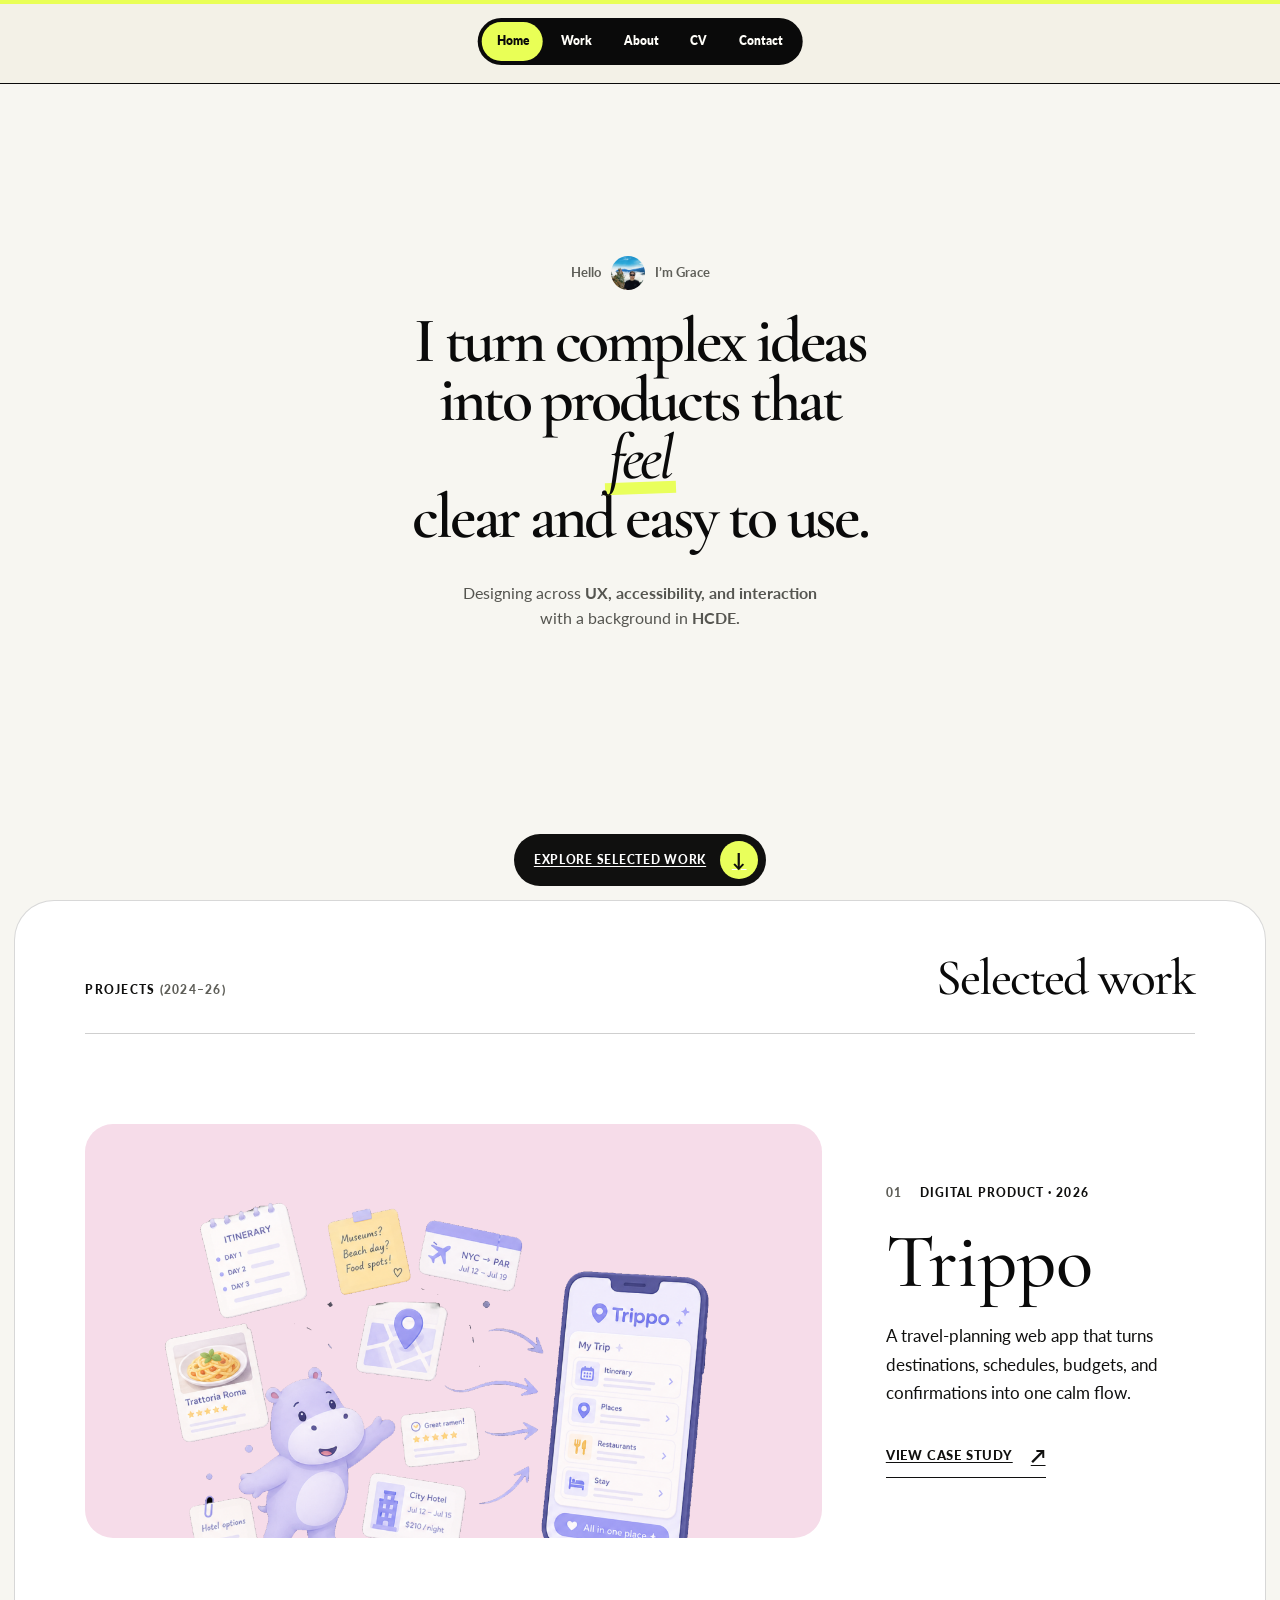
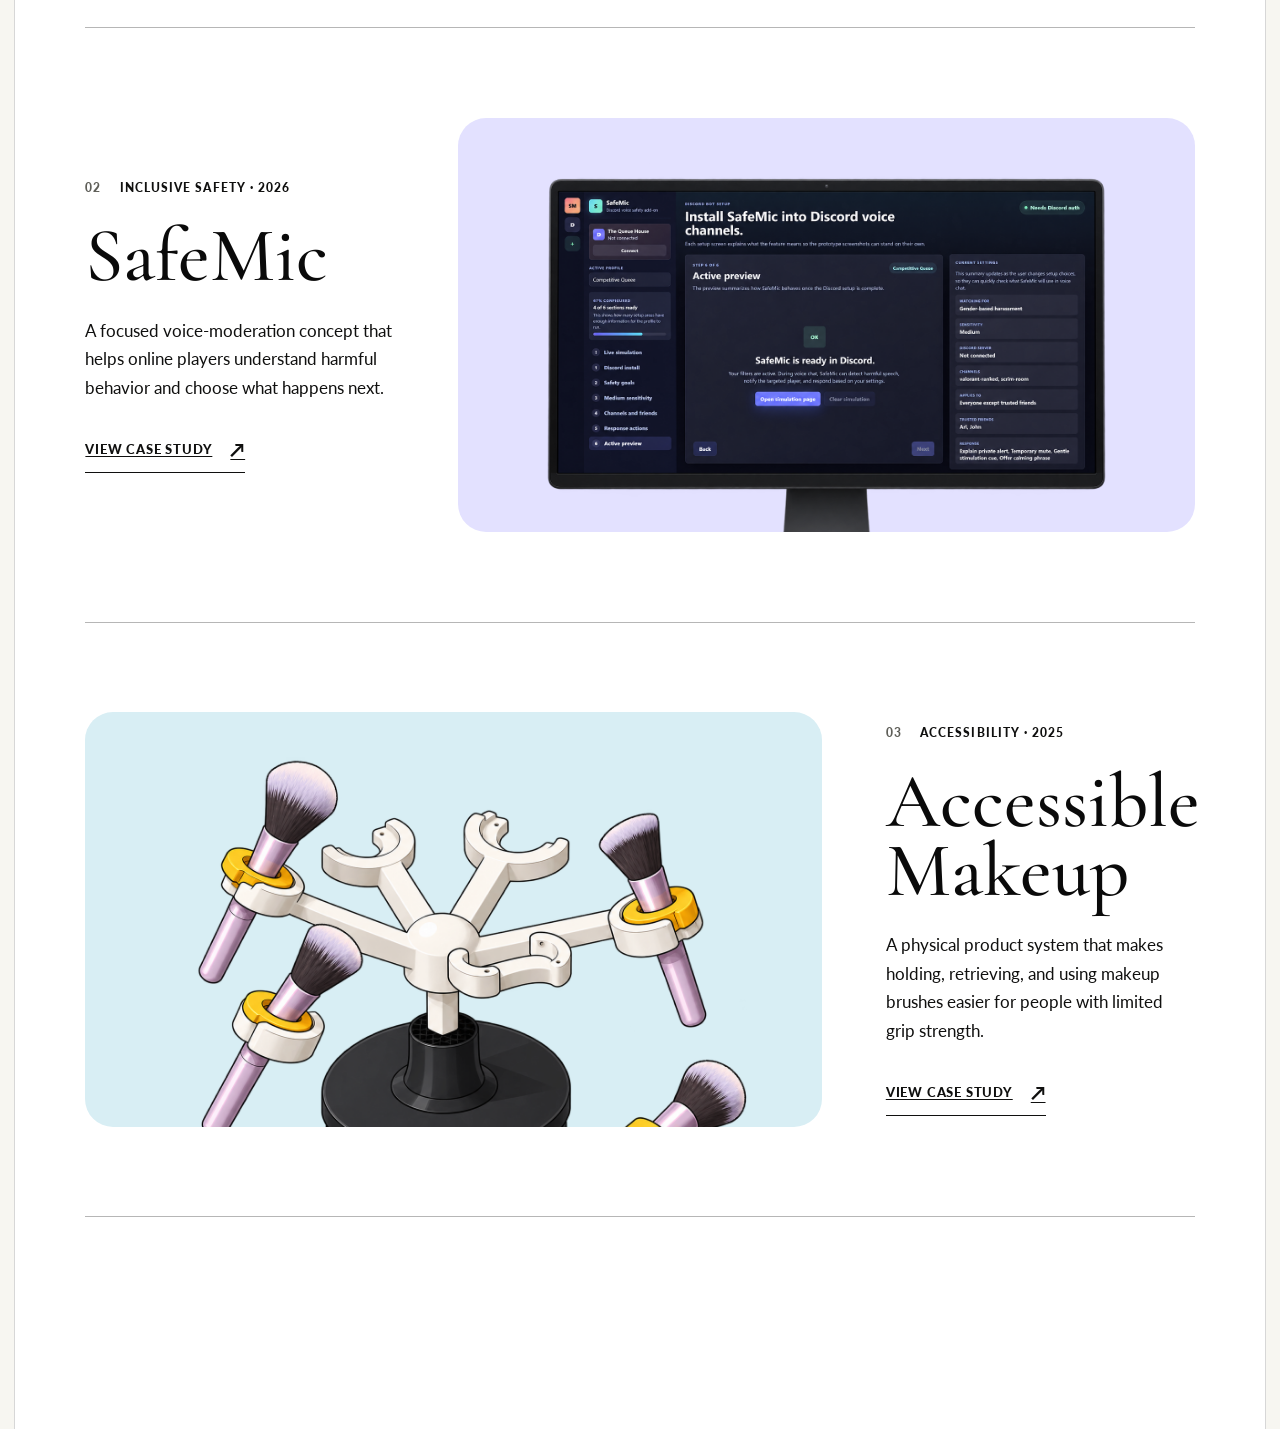
<file: index.html>
<!doctype html>
<html lang="en">
  <head>
    <meta charset="UTF-8" />
    <meta name="viewport" content="width=device-width, initial-scale=1.0" />
    <meta
      name="description"
      content="Grace Zhang is a designer and engineer creating thoughtful, accessible digital products."
    />
    <title>Grace Zhang | Portfolio</title>
    <link rel="preconnect" href="https://fonts.googleapis.com" />
    <link rel="preconnect" href="https://fonts.gstatic.com" crossorigin />
    <link
      href="https://fonts.googleapis.com/css2?family=Cormorant+Garamond:wght@500;600&family=Lato:wght@400;700;900&display=swap"
      rel="stylesheet"
    />
    <link rel="stylesheet" href="assets/css/styles.css?v=centered-nav" />
    <link rel="stylesheet" href="assets/css/home-editorial.css?v=hero-center" />
  </head>
  <body data-page="home">
    <a class="skip-link" href="#main-content">Skip to main content</a>
    <header class="site-header" data-header>
      <a class="brand magnetic" href="./" aria-label="Grace Zhang home">Grace Zhang</a>
      <button class="nav-toggle" type="button" aria-label="Open navigation" aria-expanded="false">
        <span></span>
        <span></span>
      </button>
      <nav class="site-nav" aria-label="Primary navigation">
        <a class="active magnetic" data-page="home" href="./">Home</a>
        <a class="magnetic" data-page="work" href="work/">Work</a>
        <a class="magnetic" data-page="background" href="background/">About</a>
        <a class="magnetic cv-link" href="https://drive.google.com/file/d/1BgOZyWzRp2huGbWD6j_0cbPHvgiSNk0w/view?usp=sharing" target="_blank" rel="noopener noreferrer" aria-label="View Grace Zhang’s CV on Google Drive">CV</a>
        <a class="magnetic" data-page="contact" href="contact/">Contact</a>
      </nav>
    </header>

    <main class="home-editorial" id="main-content">
      <section class="home-hero" aria-labelledby="home-title">
        <div class="home-hero-center">
          <div class="home-hello reveal">
            <span>Hello</span>
            <img src="assets/images/about/mountain-portrait.jpg" alt="" aria-hidden="true" />
            <span>I’m Grace</span>
          </div>
          <div class="home-statement reveal">
            <h1 id="home-title"><span>I turn complex ideas</span><span>into products that <em>feel</em></span><span>clear and easy to use.</span></h1>
            <p>Designing across <strong>UX, accessibility, and interaction</strong><br />with a background in <strong>HCDE.</strong></p>
          </div>
        </div>
        <a class="home-scroll magnetic" href="#work"><span>Explore selected work</span><span class="home-scroll-icon" aria-hidden="true">↓</span></a>
      </section>

      <section class="home-projects" id="work" aria-labelledby="selected-work-title">
        <header class="home-projects-header reveal">
          <p>Projects <span>(2024–26)</span></p>
          <h2 id="selected-work-title">Selected work</h2>
        </header>

        <article class="home-project reveal">
          <a class="home-project-visual project-trippo" href="work/trippo/" aria-label="Open Trippo case study">
            <img src="assets/images/trippo/trippo-concept.png" alt="Trippo mobile travel-planning screens" />
          </a>
          <div class="home-project-copy">
            <p class="home-project-meta"><span>01</span> Digital product · 2026</p>
            <h3>Trippo</h3>
            <p>A travel-planning web app that turns destinations, schedules, budgets, and confirmations into one calm flow.</p>
            <a class="home-project-link magnetic" href="work/trippo/">View case study <span aria-hidden="true">↗</span></a>
          </div>
        </article>

        <article class="home-project home-project-reverse reveal">
          <a class="home-project-visual project-safemic" href="work/safemic/" aria-label="Open SafeMic case study">
            <img src="assets/images/safemic/safemic-monitor-transparent.png" alt="SafeMic moderation interface shown on a desktop monitor" />
          </a>
          <div class="home-project-copy">
            <p class="home-project-meta"><span>02</span> Inclusive safety · 2026</p>
            <h3>SafeMic</h3>
            <p>A focused voice-moderation concept that helps online players understand harmful behavior and choose what happens next.</p>
            <a class="home-project-link magnetic" href="work/safemic/">View case study <span aria-hidden="true">↗</span></a>
          </div>
        </article>

        <article class="home-project reveal">
          <a class="home-project-visual project-makeup" href="work/accessible-makeup/" aria-label="Open Accessible Makeup case study">
            <img src="assets/images/accessible-makeup/accessible-makeup-transparent.png" alt="Accessible makeup brush stand and adaptive brush grip" />
          </a>
          <div class="home-project-copy">
            <p class="home-project-meta"><span>03</span> Accessibility · 2025</p>
            <h3>Accessible Makeup</h3>
            <p>A physical product system that makes holding, retrieving, and using makeup brushes easier for people with limited grip strength.</p>
            <a class="home-project-link magnetic" href="work/accessible-makeup/">View case study <span aria-hidden="true">↗</span></a>
          </div>
        </article>

        <div class="home-all-work reveal"><a class="button magnetic" href="work/">Explore all projects <span aria-hidden="true">↗</span></a></div>
      </section>
    </main>

    <script src="assets/js/script.js"></script>
  </body>
</html>
</file>
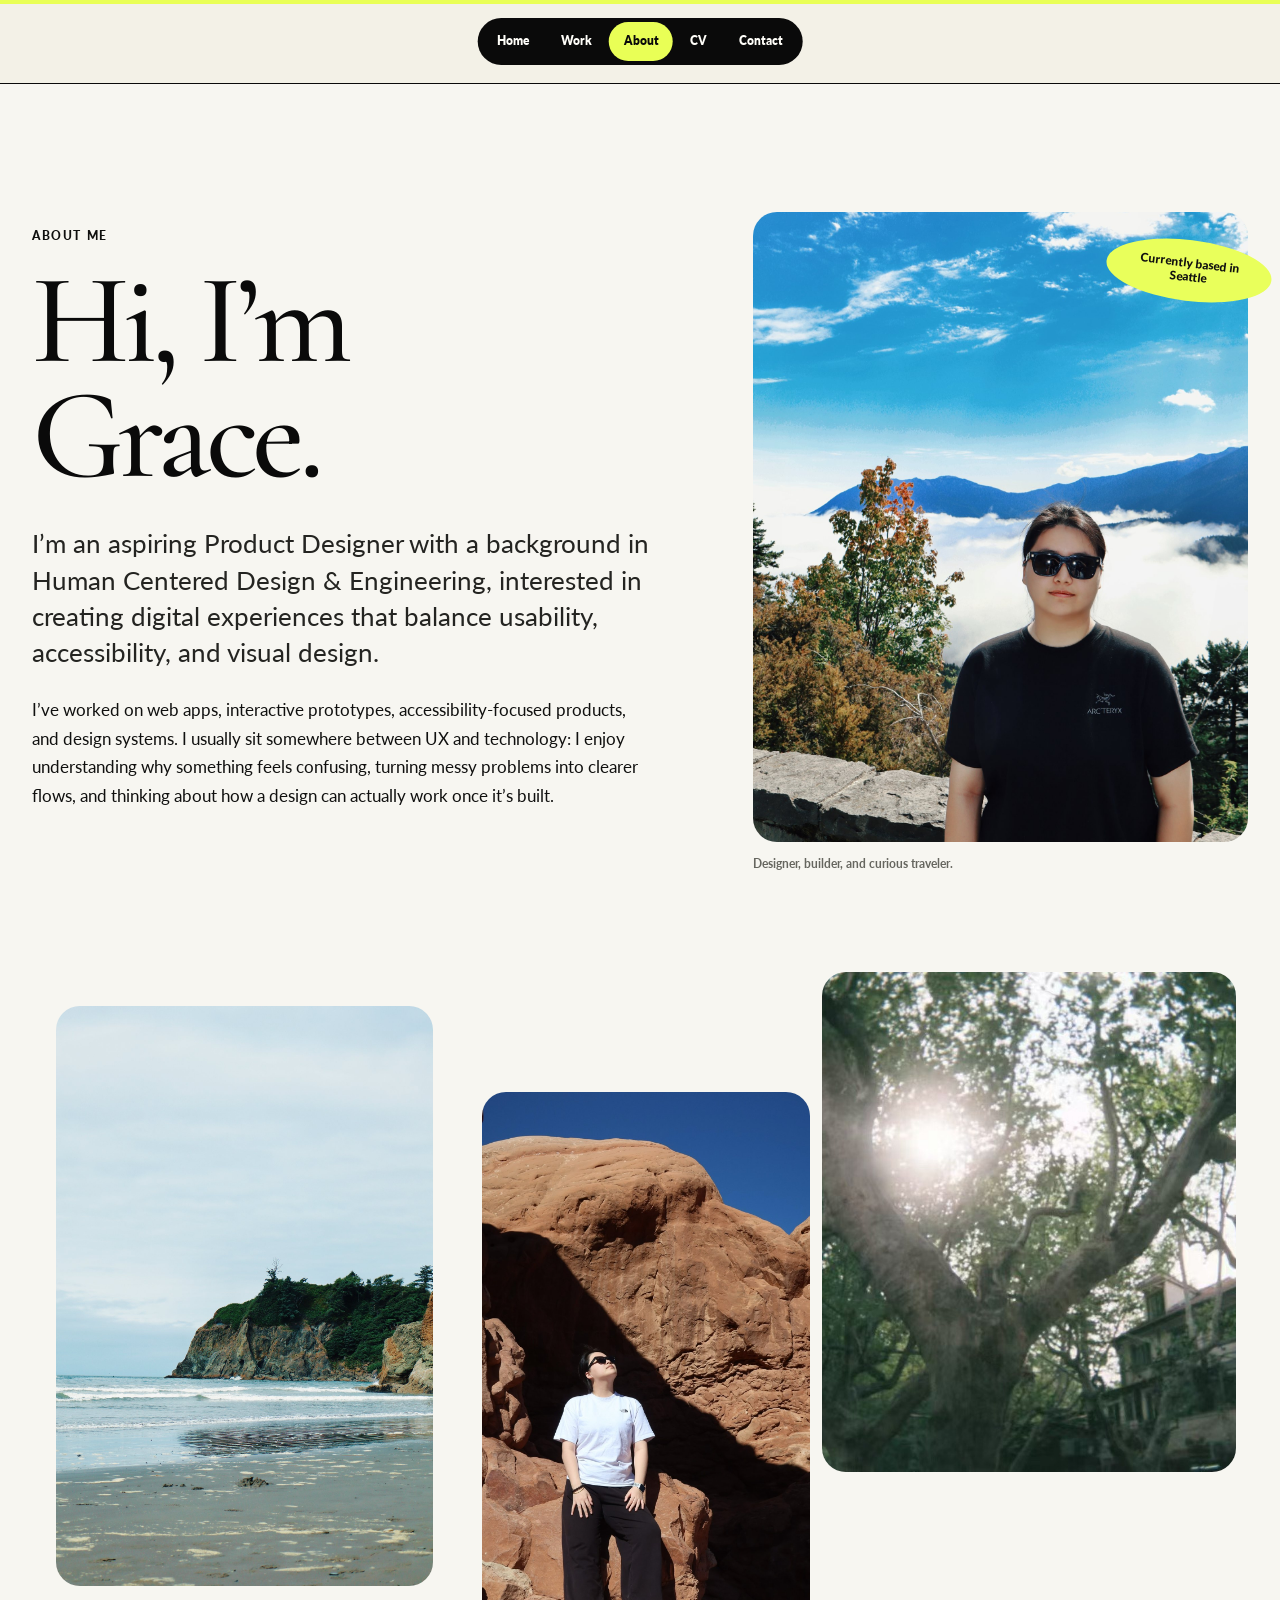
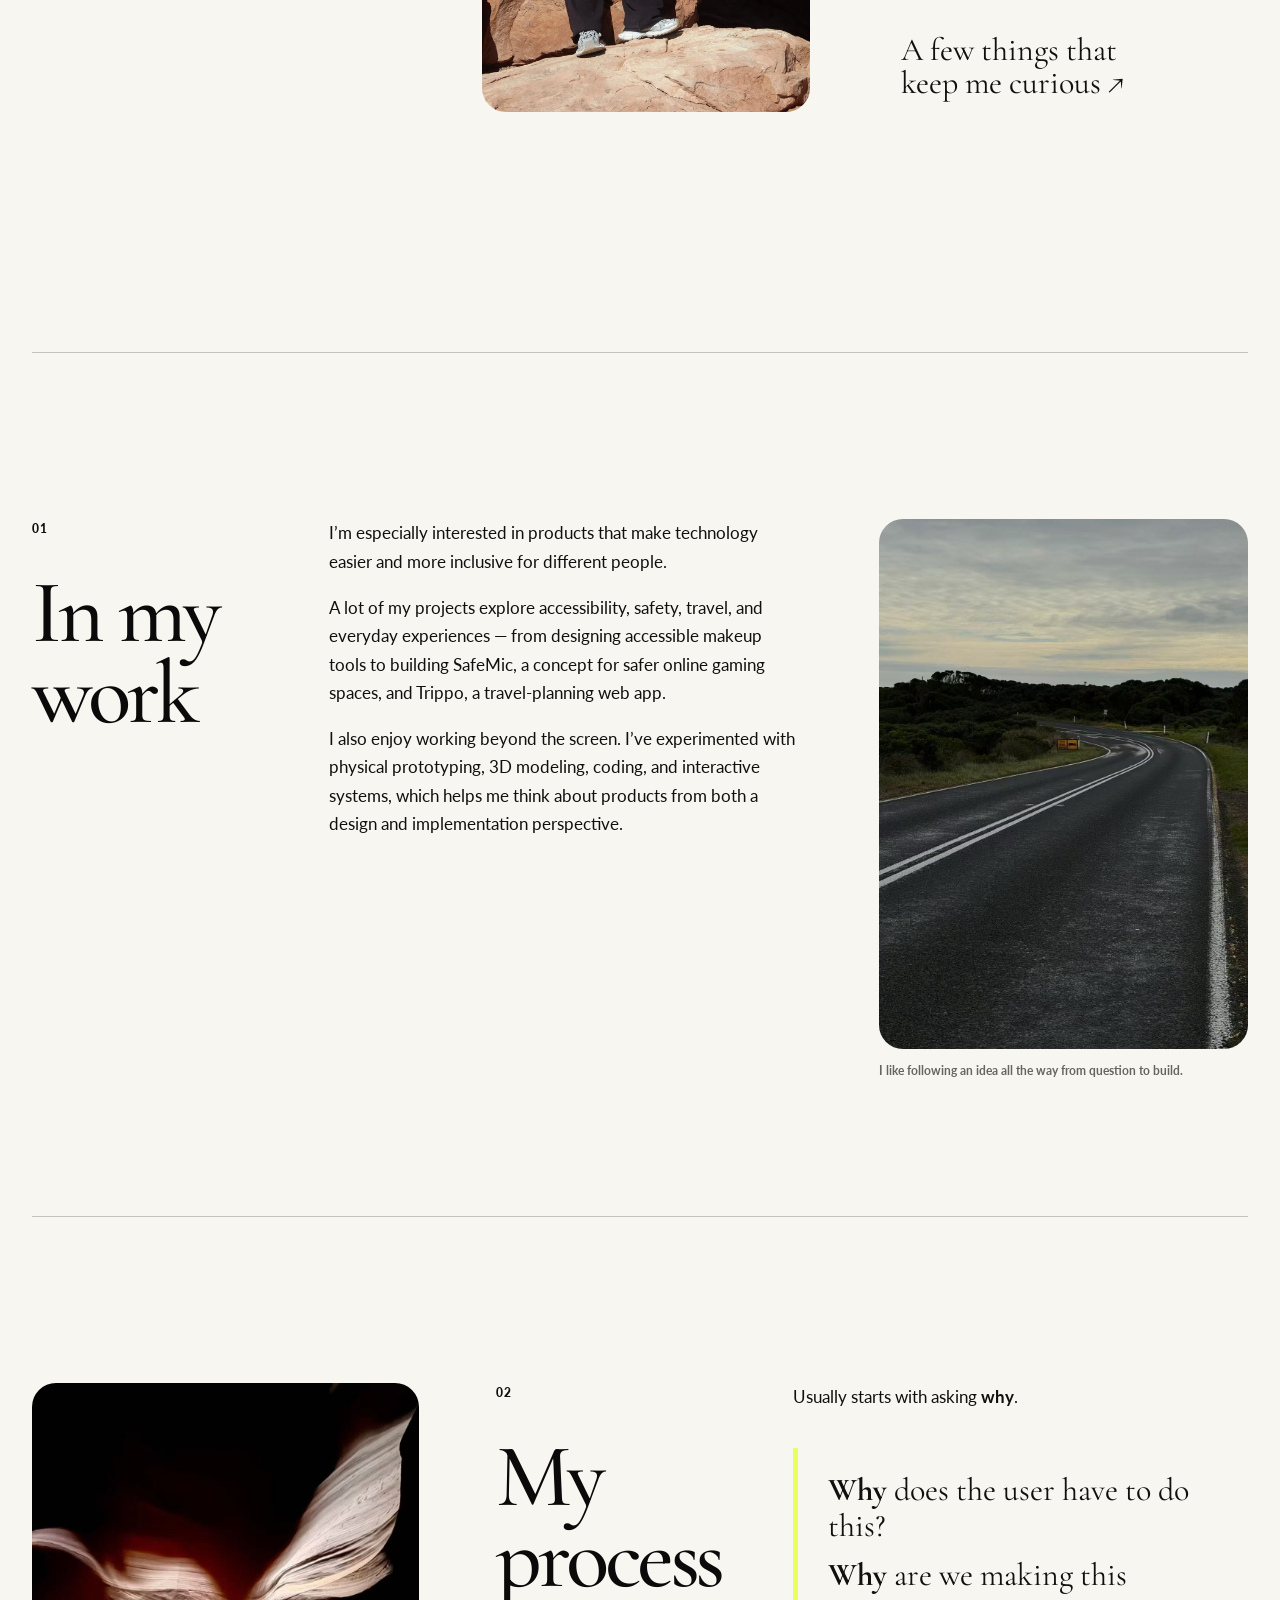
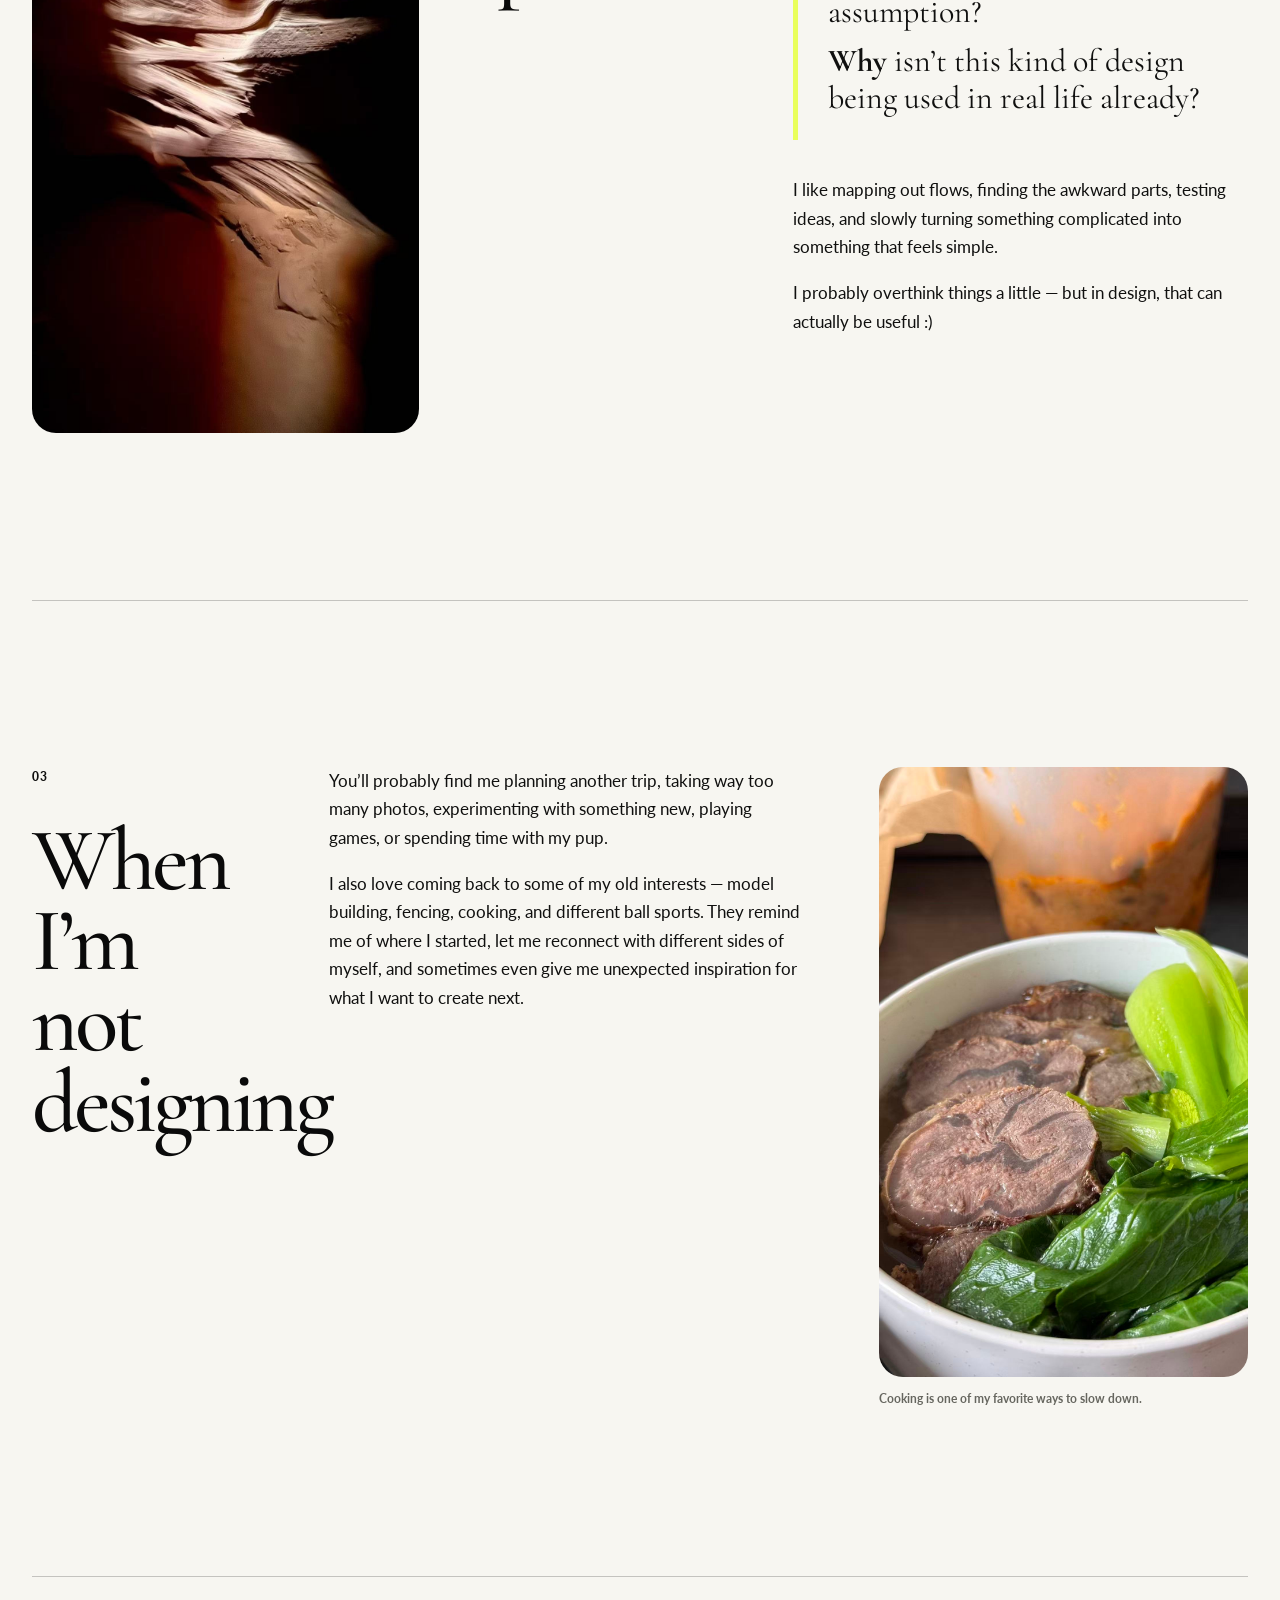
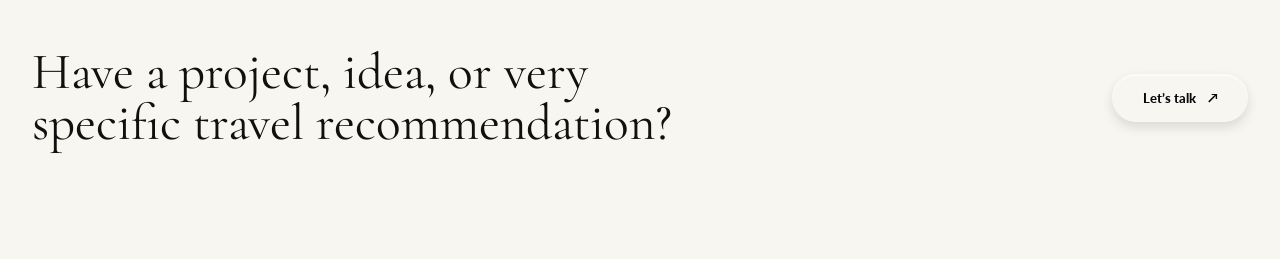
<file: background/index.html>
<!doctype html>
<html lang="en">
  <head>
    <meta charset="UTF-8" />
    <meta name="viewport" content="width=device-width, initial-scale=1.0" />
    <meta name="description" content="About Grace Zhang, a product designer working across accessible digital and physical experiences." />
    <title>About | Grace Zhang</title>
    <link rel="preconnect" href="https://fonts.googleapis.com" />
    <link rel="preconnect" href="https://fonts.gstatic.com" crossorigin />
    <link href="https://fonts.googleapis.com/css2?family=Cormorant+Garamond:wght@500;600&family=Lato:wght@400;700;900&display=swap" rel="stylesheet" />
    <link rel="stylesheet" href="../assets/css/styles.css?v=centered-nav" />
    <link rel="stylesheet" href="../assets/css/about-editorial.css" />
  </head>
  <body data-page="background">
    <header class="site-header" data-header>
      <a class="brand magnetic" href="../" aria-label="Grace Zhang home">Grace Zhang</a>
      <button class="nav-toggle" type="button" aria-label="Open navigation" aria-expanded="false"><span></span><span></span></button>
      <nav class="site-nav" aria-label="Primary navigation">
        <a class="magnetic" data-page="home" href="../">Home</a>
        <a class="magnetic" data-page="work" href="../work/">Work</a>
        <a class="active magnetic" data-page="background" href="./">About</a>
        <a class="magnetic cv-link" href="https://drive.google.com/file/d/1BgOZyWzRp2huGbWD6j_0cbPHvgiSNk0w/view?usp=sharing" target="_blank" rel="noopener noreferrer" aria-label="View Grace Zhang’s CV on Google Drive">CV</a>
        <a class="magnetic" data-page="contact" href="../contact/">Contact</a>
      </nav>
    </header>

    <main class="about-editorial">
      <section class="about-hero" aria-labelledby="about-title">
        <div class="about-hero-copy reveal">
          <p class="about-kicker">About me</p>
          <h1 id="about-title">Hi, I’m Grace.</h1>
          <p class="about-deck">I’m an aspiring Product Designer with a background in Human Centered Design &amp; Engineering, interested in creating digital experiences that balance usability, accessibility, and visual design.</p>
          <p>I’ve worked on web apps, interactive prototypes, accessibility-focused products, and design systems. I usually sit somewhere between UX and technology: I enjoy understanding why something feels confusing, turning messy problems into clearer flows, and thinking about how a design can actually work once it’s built.</p>
        </div>
        <figure class="about-photo about-photo-main reveal">
          <img src="../assets/images/about/mountain-portrait.jpg" alt="Grace standing in front of mountains above the clouds" />
          <figcaption>Designer, builder, and curious traveler.</figcaption>
        </figure>
      </section>

      <section class="about-collage" aria-label="Places and moments that inspire Grace">
        <figure class="about-photo collage-beach reveal"><img src="../assets/images/about/beach.jpg" alt="A quiet beach and forested cliff" /></figure>
        <figure class="about-photo collage-canyon reveal"><img src="../assets/images/about/canyon-portrait.jpg" alt="Grace exploring a red rock canyon" /></figure>
        <figure class="about-photo collage-tree reveal"><img src="../assets/images/about/tree-light.jpg" alt="Sunlight shining through an old tree" /></figure>
        <p class="collage-note reveal">A few things that keep me curious ↗</p>
      </section>

      <section class="about-story" aria-labelledby="work-heading">
        <div class="about-section-heading reveal"><span>01</span><h2 id="work-heading">In my work</h2></div>
        <div class="about-story-copy reveal">
          <p>I’m especially interested in products that make technology easier and more inclusive for different people.</p>
          <p>A lot of my projects explore accessibility, safety, travel, and everyday experiences — from designing accessible makeup tools to building SafeMic, a concept for safer online gaming spaces, and Trippo, a travel-planning web app.</p>
          <p>I also enjoy working beyond the screen. I’ve experimented with physical prototyping, 3D modeling, coding, and interactive systems, which helps me think about products from both a design and implementation perspective.</p>
        </div>
        <figure class="about-photo story-photo reveal"><img src="../assets/images/about/road.jpg" alt="A winding road disappearing into the landscape" /><figcaption>I like following an idea all the way from question to build.</figcaption></figure>
      </section>

      <section class="about-story about-story-process" aria-labelledby="process-heading">
        <figure class="about-photo process-photo reveal"><img src="../assets/images/about/slot-canyon.jpg" alt="Light tracing the layered walls of a slot canyon" /></figure>
        <div class="about-section-heading reveal"><span>02</span><h2 id="process-heading">My process</h2></div>
        <div class="about-story-copy reveal">
          <p>Usually starts with asking <strong>why</strong>.</p>
          <div class="why-list" aria-label="Questions that guide Grace's design process">
            <p><strong>Why</strong> does the user have to do this?</p>
            <p><strong>Why</strong> are we making this assumption?</p>
            <p><strong>Why</strong> isn’t this kind of design being used in real life already?</p>
          </div>
          <p>I like mapping out flows, finding the awkward parts, testing ideas, and slowly turning something complicated into something that feels simple.</p>
          <p>I probably overthink things a little — but in design, that can actually be useful :)</p>
        </div>
      </section>

      <section class="about-story" aria-labelledby="life-heading">
        <div class="about-section-heading reveal"><span>03</span><h2 id="life-heading">When I’m not designing</h2></div>
        <div class="about-story-copy reveal">
          <p>You’ll probably find me planning another trip, taking way too many photos, experimenting with something new, playing games, or spending time with my pup.</p>
          <p>I also love coming back to some of my old interests — model building, fencing, cooking, and different ball sports. They remind me of where I started, let me reconnect with different sides of myself, and sometimes even give me unexpected inspiration for what I want to create next.</p>
        </div>
        <figure class="about-photo life-photo reveal"><img src="../assets/images/about/food.jpg" alt="A home-cooked bowl with sliced meat and greens" /><figcaption>Cooking is one of my favorite ways to slow down.</figcaption></figure>
      </section>

      <section class="about-end reveal" aria-label="Contact invitation">
        <p>Have a project, idea, or very specific travel recommendation?</p>
        <a class="button magnetic" href="../contact/">Let’s talk <span aria-hidden="true">↗</span></a>
      </section>
    </main>
    <script src="../assets/js/script.js"></script>
  </body>
</html>
</file>
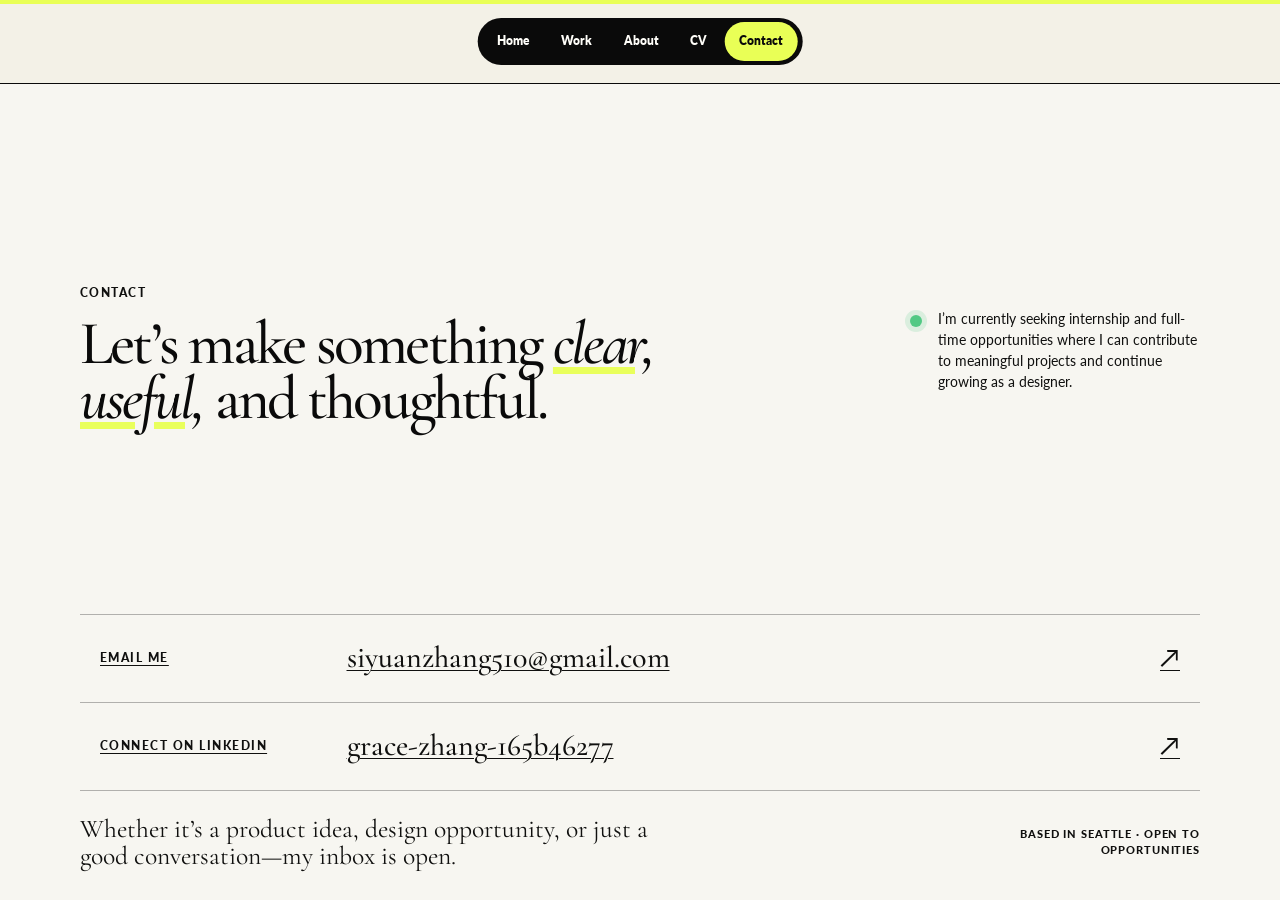
<file: contact/index.html>
<!doctype html>
<html lang="en">
  <head>
    <meta charset="UTF-8" />
    <meta name="viewport" content="width=device-width, initial-scale=1.0" />
    <meta name="description" content="Contact Grace Zhang for design opportunities." />
    <title>Contact | Grace Zhang</title>
    <link rel="preconnect" href="https://fonts.googleapis.com" />
    <link rel="preconnect" href="https://fonts.gstatic.com" crossorigin />
    <link
      href="https://fonts.googleapis.com/css2?family=Cormorant+Garamond:wght@500;600&family=Lato:wght@400;700;900&display=swap"
      rel="stylesheet"
    />
    <link rel="stylesheet" href="../assets/css/styles.css?v=centered-nav" />
    <link rel="stylesheet" href="../assets/css/contact-editorial.css?v=no-scroll" />
  </head>
  <body data-page="contact">
    <header class="site-header" data-header>
      <a class="brand magnetic" href="../" aria-label="Grace Zhang home">Grace Zhang</a>
      <button class="nav-toggle" type="button" aria-label="Open navigation" aria-expanded="false">
        <span></span>
        <span></span>
      </button>
      <nav class="site-nav" aria-label="Primary navigation">
        <a class="magnetic" data-page="home" href="../">Home</a>
        <a class="magnetic" data-page="work" href="../work/">Work</a>
        <a class="magnetic" data-page="background" href="../background/">About</a>
        <a class="magnetic cv-link" href="https://drive.google.com/file/d/1BgOZyWzRp2huGbWD6j_0cbPHvgiSNk0w/view?usp=sharing" target="_blank" rel="noopener noreferrer" aria-label="View Grace Zhang’s CV on Google Drive">CV</a>
        <a class="active magnetic" data-page="contact" href="../contact/">Contact</a>
      </nav>
    </header>

    <main class="contact-editorial" id="contact">
      <section class="contact-hero" aria-labelledby="contact-title">
        <div class="contact-intro reveal">
          <p class="contact-kicker">Contact</p>
          <h1 id="contact-title">Let’s make something <em>clear, useful,</em> and thoughtful.</h1>
        </div>
        <div class="contact-note reveal">
          <span class="status-dot" aria-hidden="true"></span>
          <p>I’m currently seeking internship and full-time opportunities where I can contribute to meaningful projects and continue growing as a designer.</p>
        </div>
      </section>

      <section class="contact-actions" aria-label="Ways to contact Grace">
        <a class="contact-action contact-action-email magnetic reveal" href="mailto:siyuanzhang510@gmail.com">
          <span class="contact-action-label">Email me</span>
          <strong>siyuanzhang510@gmail.com</strong>
          <span class="contact-arrow" aria-hidden="true">↗</span>
        </a>
        <a class="contact-action contact-action-linkedin magnetic reveal" href="https://linkedin.com/in/grace-zhang-165b46277" target="_blank" rel="noreferrer">
          <span class="contact-action-label">Connect on LinkedIn</span>
          <strong>grace-zhang-165b46277</strong>
          <span class="contact-arrow" aria-hidden="true">↗</span>
        </a>
      </section>

      <section class="contact-signoff reveal" aria-label="Closing note">
        <p>Whether it’s a product idea, design opportunity, or just a good conversation—my inbox is open.</p>
        <span>Based in Seattle · Open to opportunities</span>
      </section>
    </main>

    <script src="../assets/js/script.js"></script>
  </body>
</html>
</file>
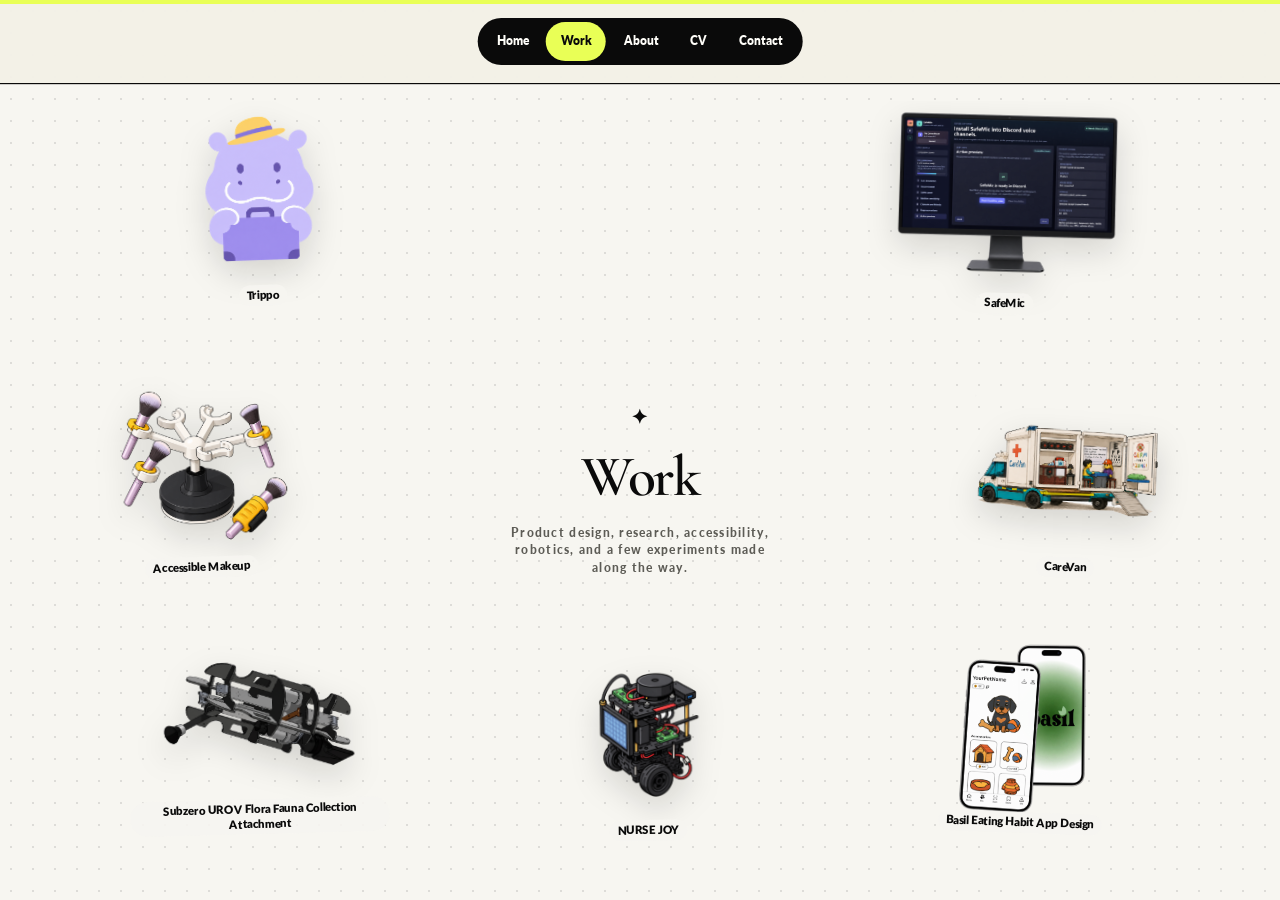
<file: work/index.html>
<!doctype html>
<html lang="en">
  <head>
    <meta charset="UTF-8" />
    <meta name="viewport" content="width=device-width, initial-scale=1.0" />
    <meta
      name="description"
      content="Selected design and engineering projects by Grace Zhang."
    />
    <title>Work | Grace Zhang</title>
    <link rel="preconnect" href="https://fonts.googleapis.com" />
    <link rel="preconnect" href="https://fonts.gstatic.com" crossorigin />
    <link
      href="https://fonts.googleapis.com/css2?family=Cormorant+Garamond:wght@500;600&family=Lato:wght@400;700;900&display=swap"
      rel="stylesheet"
    />
    <link rel="stylesheet" href="../assets/css/styles.css?v=centered-nav" />
    <link rel="stylesheet" href="../assets/css/work-playground.css" />
  </head>
  <body data-page="work">
    <header class="site-header" data-header>
      <a class="brand magnetic" href="../" aria-label="Grace Zhang home">Grace Zhang</a>
      <button class="nav-toggle" type="button" aria-label="Open navigation" aria-expanded="false">
        <span></span>
        <span></span>
      </button>
      <nav class="site-nav" aria-label="Primary navigation">
        <a class="magnetic" data-page="home" href="../">Home</a>
        <a class="active magnetic" data-page="work" href="../work/">Work</a>
        <a class="magnetic" data-page="background" href="../background/">About</a>
        <a class="magnetic cv-link" href="https://drive.google.com/file/d/1BgOZyWzRp2huGbWD6j_0cbPHvgiSNk0w/view?usp=sharing" target="_blank" rel="noopener noreferrer" aria-label="View Grace Zhang’s CV on Google Drive">CV</a>
        <a class="magnetic" data-page="contact" href="../contact/">Contact</a>
      </nav>
    </header>

    <main>
      <section class="work section-shell" id="work">
        <div class="case-grid">
          <div class="work-board-center reveal">
            <div class="section-kicker">
              <p class="eyebrow">Selected projects</p>
              <h1 class="page-title">Work</h1>
              <p class="work-intro">
                Product design, research, accessibility, robotics, and a few experiments made
                along the way.
              </p>
            </div>

          </div>

          <article class="case-card project-trippo featured transparent-artifact reveal" data-category="digital product">
            <a href="trippo/" aria-label="Open Trippo case study">
              <div class="case-visual visual-trippo compact-icon" aria-hidden="true">
                <img
                  src="../assets/images/trippo/trippo-mascot-transparent.png"
                  alt=""
                />
              </div>
              <div class="case-content">
                <div class="case-meta">
                  <span>01</span>
                  <span>Travel Planning</span>
                  <span>Mobile App</span>
                </div>
                <h2>Trippo</h2>
                <p>
                  A Protothon travel planning app that helps people explore destinations,
                  compare itinerary details, review budgets, and confirm a trip plan.
                </p>
                <dl class="case-details">
                  <div>
                    <dt>Recognition</dt>
                    <dd>Dubstech Protothon 2026, 3rd place in track</dd>
                  </div>
                  <div>
                    <dt>Output</dt>
                    <dd>Phone app prototype, planning flow, budget and trip details</dd>
                  </div>
                </dl>
              </div>
            </a>
          </article>

          <article class="case-card project-safemic transparent-artifact reveal" data-category="digital accessibility">
            <a href="safemic/" aria-label="Open SafeMic case study">
              <div class="case-visual visual-safemic visual-photo safemic-card-visual compact-icon">
                <img
                  src="../assets/images/safemic/safemic-monitor-transparent.png"
                  alt="SafeMic interface displayed on a desktop computer monitor"
                />
              </div>
              <div class="case-content">
                <div class="case-meta">
                  <span>02</span>
                  <span>Inclusive Safety</span>
                  <span>Voice Moderation</span>
                </div>
                <h2>SafeMic</h2>
                <p>
                  A real-time voice moderation tool for online gaming that detects harmful
                  comments and gives players control over muting, blocking, and incident review.
                </p>
              </div>
            </a>
          </article>

          <article class="case-card project-carevan transparent-artifact reveal" data-category="healthcare product">
            <a href="carevan/" aria-label="Open CareVan case study">
              <div class="case-visual visual-carevan visual-photo compact-icon">
                <img
                  src="../assets/images/carevan/carevan-illustrated-transparent-final.png"
                  alt="Illustrated CareVan mobile clinic with its interior and access ramp visible"
                />
              </div>
              <div class="case-content">
                <div class="case-meta">
                  <span>03</span>
                  <span>Healthcare Design</span>
                  <span>Service UX</span>
                </div>
                <h2>CareVan</h2>
                <p>
                  A mobile travel clinic concept bringing affordable healthcare, health kits,
                  and telehealth follow-up into one approachable service experience.
                </p>
                <dl class="case-details">
                  <div>
                    <dt>Focus</dt>
                    <dd>3D modeling, 3D printing, physical storytelling</dd>
                  </div>
                  <div>
                    <dt>Output</dt>
                    <dd>Printed model, clinic interior, stop-motion video</dd>
                  </div>
                </dl>
              </div>
            </a>
          </article>

          <article class="case-card project-makeup transparent-artifact reveal" data-category="accessibility product">
            <a href="accessible-makeup/?v=20260829" aria-label="Open Accessible Makeup case study">
              <div class="case-visual visual-makeup visual-photo compact-icon">
                <img
                  src="../assets/images/accessible-makeup/accessible-makeup-transparent.png"
                  alt="Illustrated accessible makeup brush holder and adaptable grip attachment"
                />
              </div>
              <div class="case-content">
                <div class="case-meta">
                  <span>04</span>
                  <span>Disability Support</span>
                  <span>Inclusive Design</span>
                </div>
                <h2>Accessible Makeup</h2>
                <p>
                  Designing adaptable makeup tools for people with upper extremity disabilities,
                  with attention to grip, reach, setup, and dignity.
                </p>
              </div>
            </a>
          </article>

          <article class="case-card project-nursejoy transparent-artifact reveal" data-category="robotics healthcare">
            <a href="nurse-joy/" aria-label="Open NURSE JOY case study">
              <div class="case-visual visual-robot compact-icon" aria-hidden="true">
                <img
                  src="../assets/images/nurse-joy/robot-icon.png"
                  alt=""
                />
              </div>
              <div class="case-content">
                <div class="case-meta">
                  <span>05</span>
                  <span>Medical Robot</span>
                  <span>Robotics</span>
                </div>
                <h2>NURSE JOY</h2>
                <p>
                  A pill-delivery and patient-monitoring robot concept for hospital use,
                  addressing nurse workload and patient support.
                </p>
              </div>
            </a>
          </article>

          <article class="case-card project-basil transparent-artifact reveal" data-category="digital product">
            <a href="basil/" aria-label="Open Basil Eating Habit App Design case study">
              <div class="case-visual basil-screen-stack">
                <img
                  class="basil-screen basil-screen-back"
                  src="../assets/images/basil/basil-splash-phone-transparent.png"
                  alt="Basil app splash screen shown in a phone"
                />
                <img
                  class="basil-screen basil-screen-front"
                  src="../assets/images/basil/basil-pet-phone-transparent-v2.png"
                  alt="Basil pet and accessories screen shown in a phone"
                />
              </div>
              <div class="case-content">
                <div class="case-meta">
                  <span>06</span>
                  <span>UI/UX Design</span>
                  <span>Student Wellness</span>
                </div>
                <h2>Basil Eating Habit App Design</h2>
                <p>
                  A 20-week user-centered design project exploring supportive tools for UW
                  students' eating habits and everyday food decisions.
                </p>
              </div>
            </a>
          </article>

          <article class="case-card project-urov transparent-artifact reveal" data-category="robotics product">
            <a href="subzero/" aria-label="Open Subzero UROV Flora Fauna Collection Attachment case study">
              <div class="case-visual visual-subzero compact-icon">
                <img
                  src="../assets/images/urov/urov-cad-transparent-final-v2.png"
                  alt="CAD rendering of the Subzero UROV flora and fauna collection attachment"
                />
              </div>
              <div class="case-content">
                <div class="case-meta">
                  <span>07</span>
                  <span>Underwater Robot</span>
                  <span>Mechanical Design</span>
                </div>
                <h2>Subzero UROV Flora Fauna Collection Attachment</h2>
                <p>
                  A prototype sample collection attachment for QUT Professor's modified BlueROV2,
                  designed to collect underwater flora and fauna samples.
                </p>
              </div>
            </a>
          </article>
        </div>
      </section>
    </main>

    <script src="../assets/js/script.js"></script>
  </body>
</html>
</file>
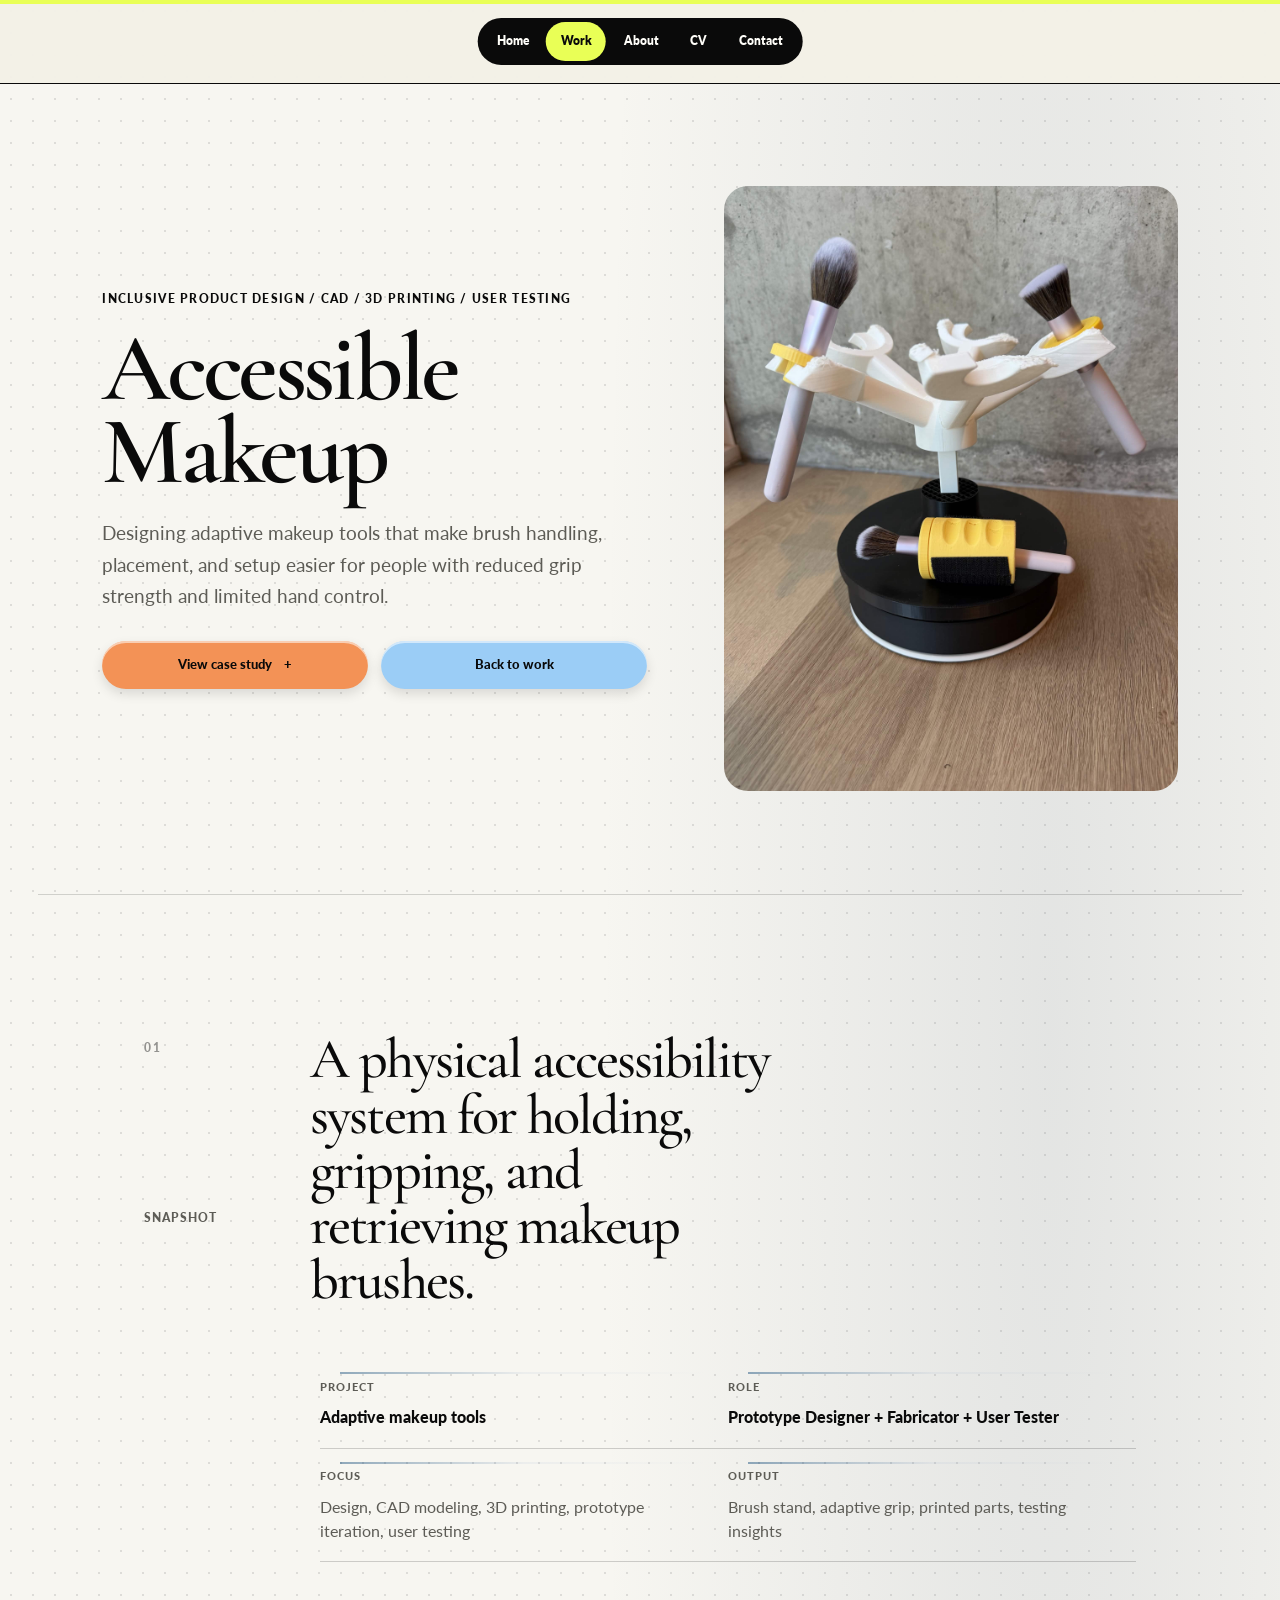
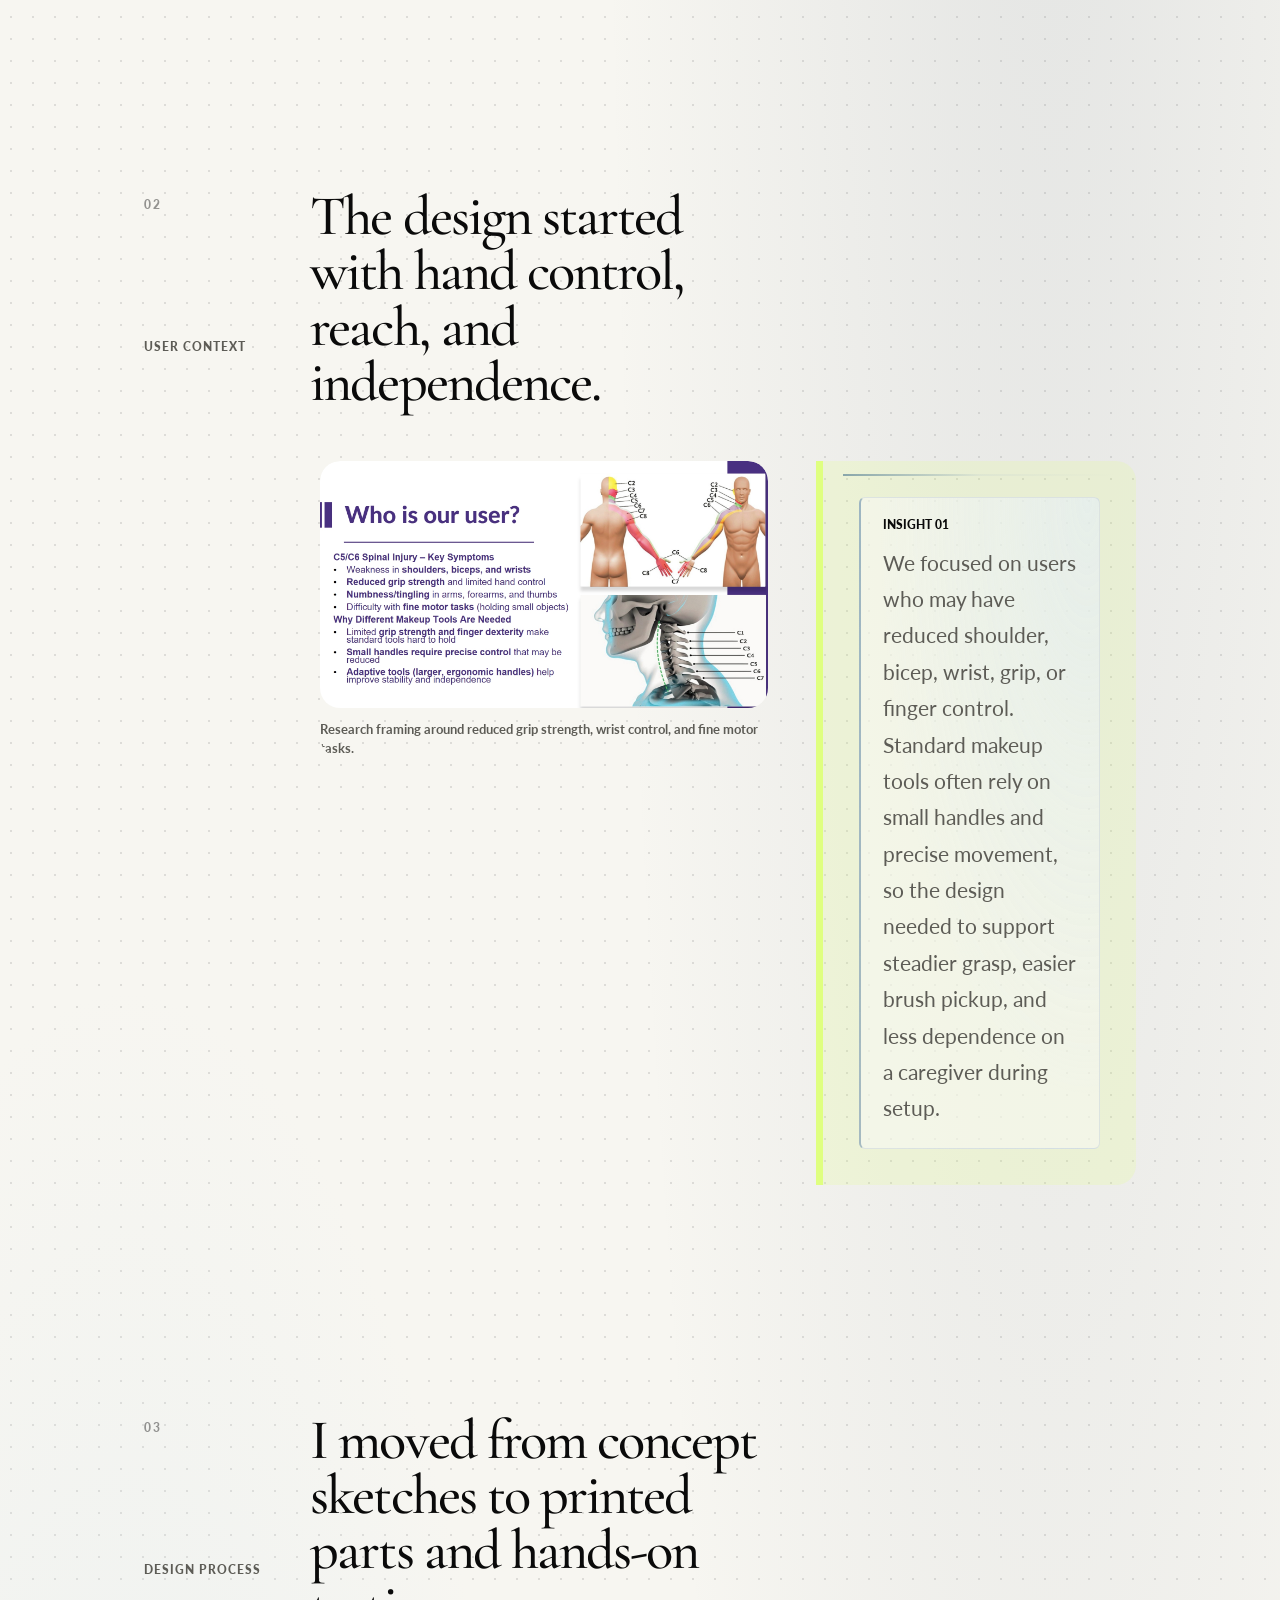
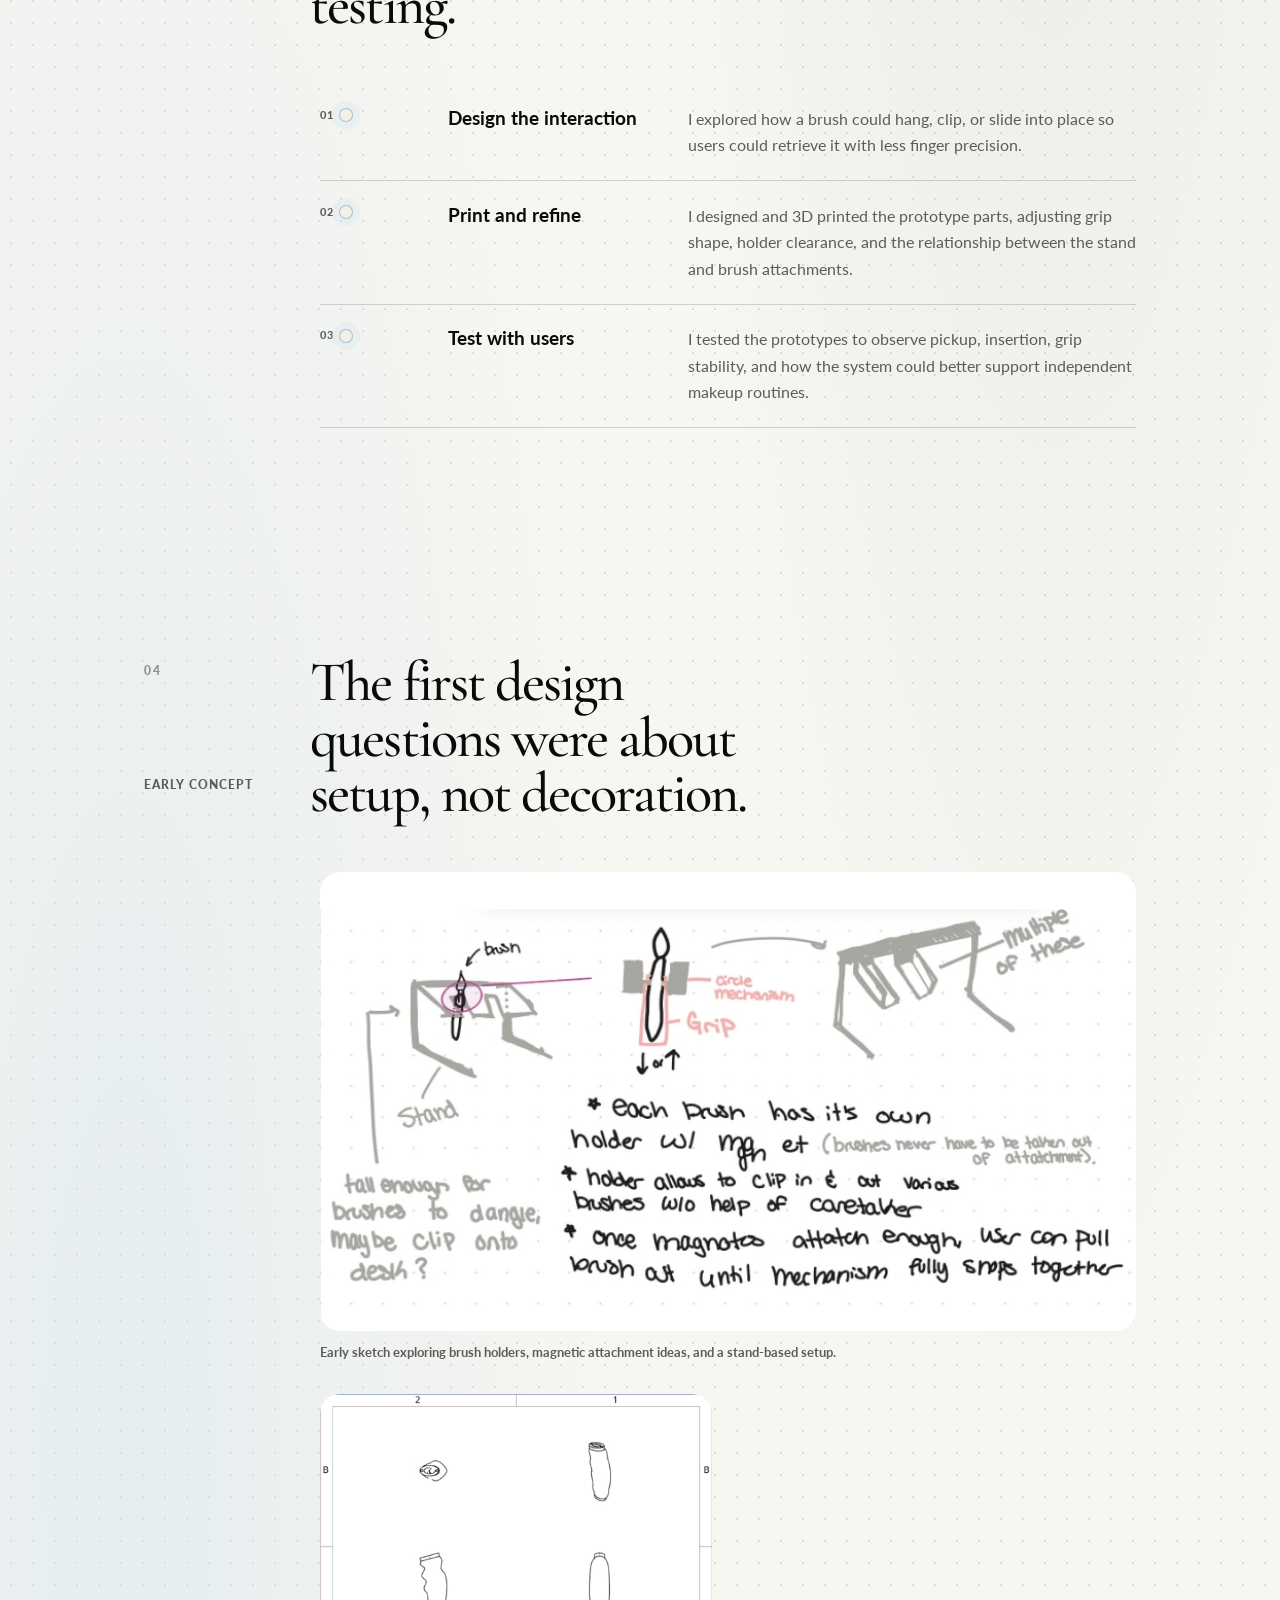
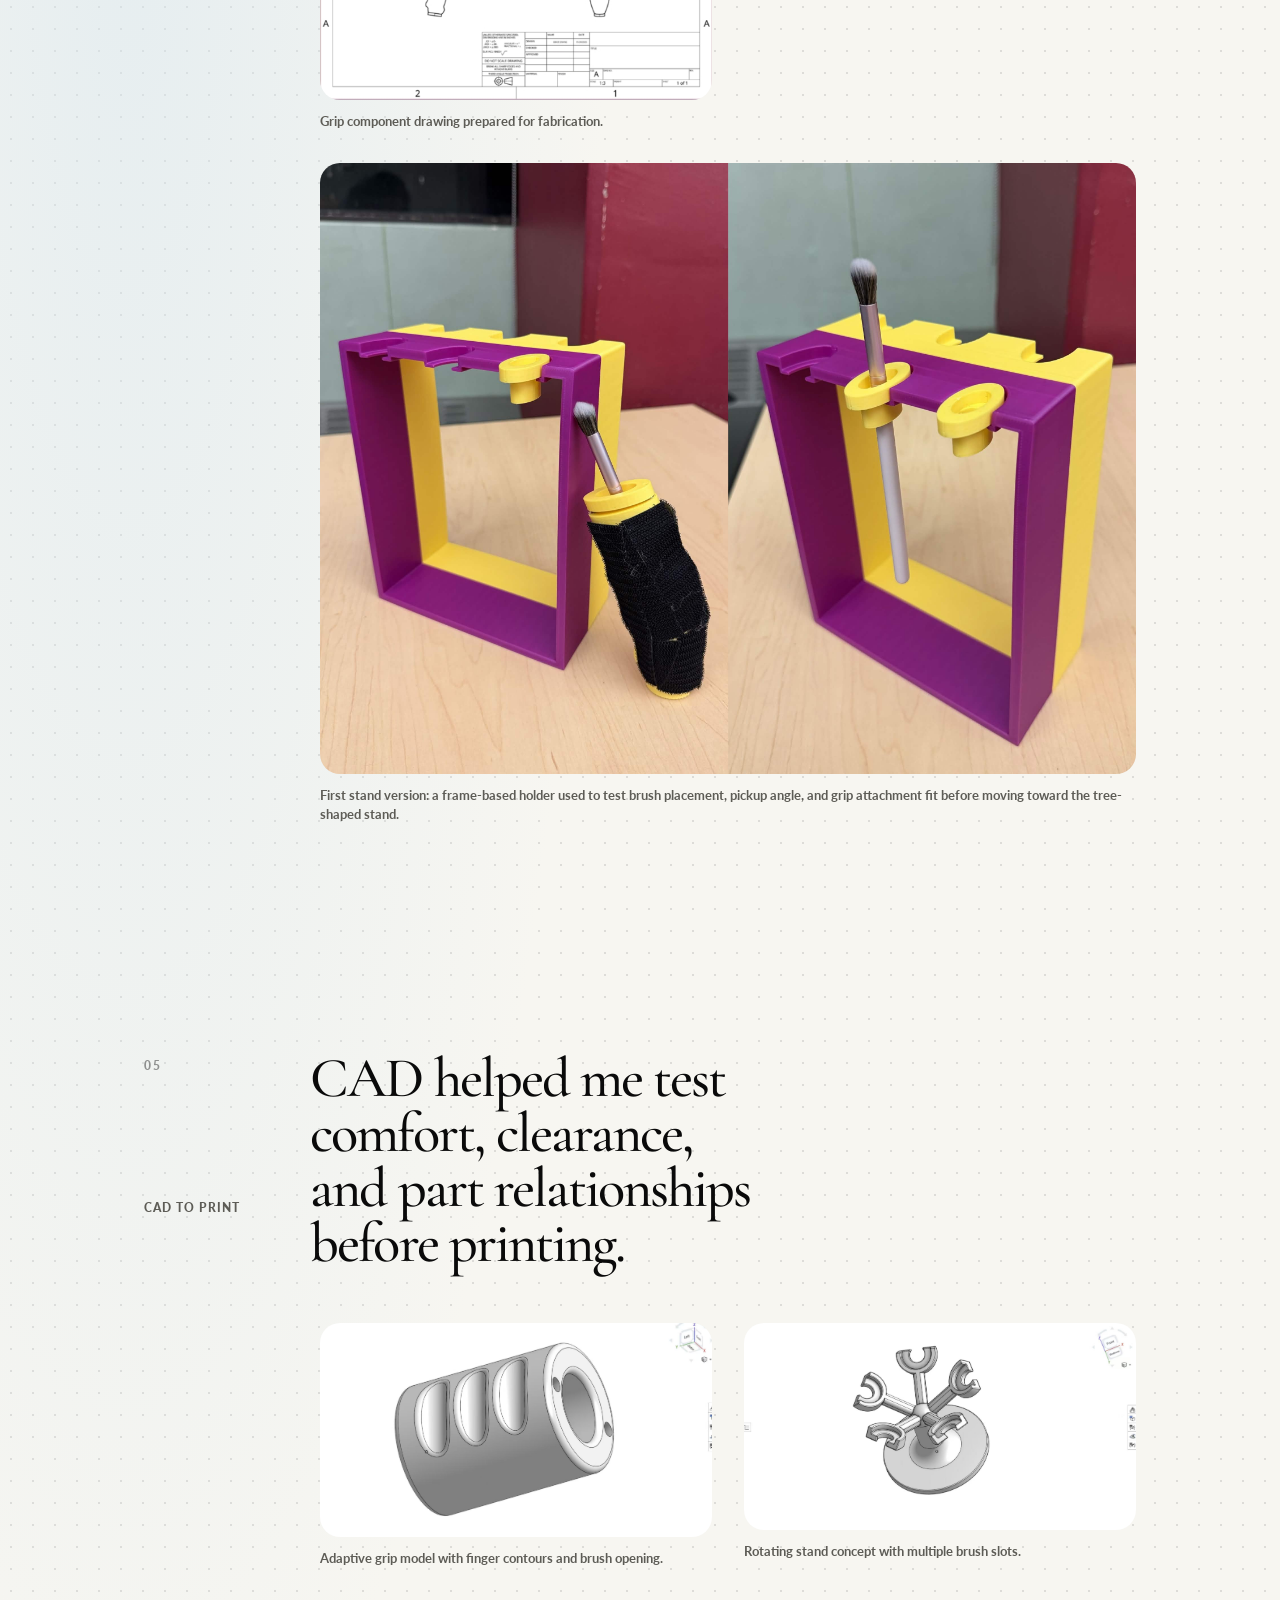
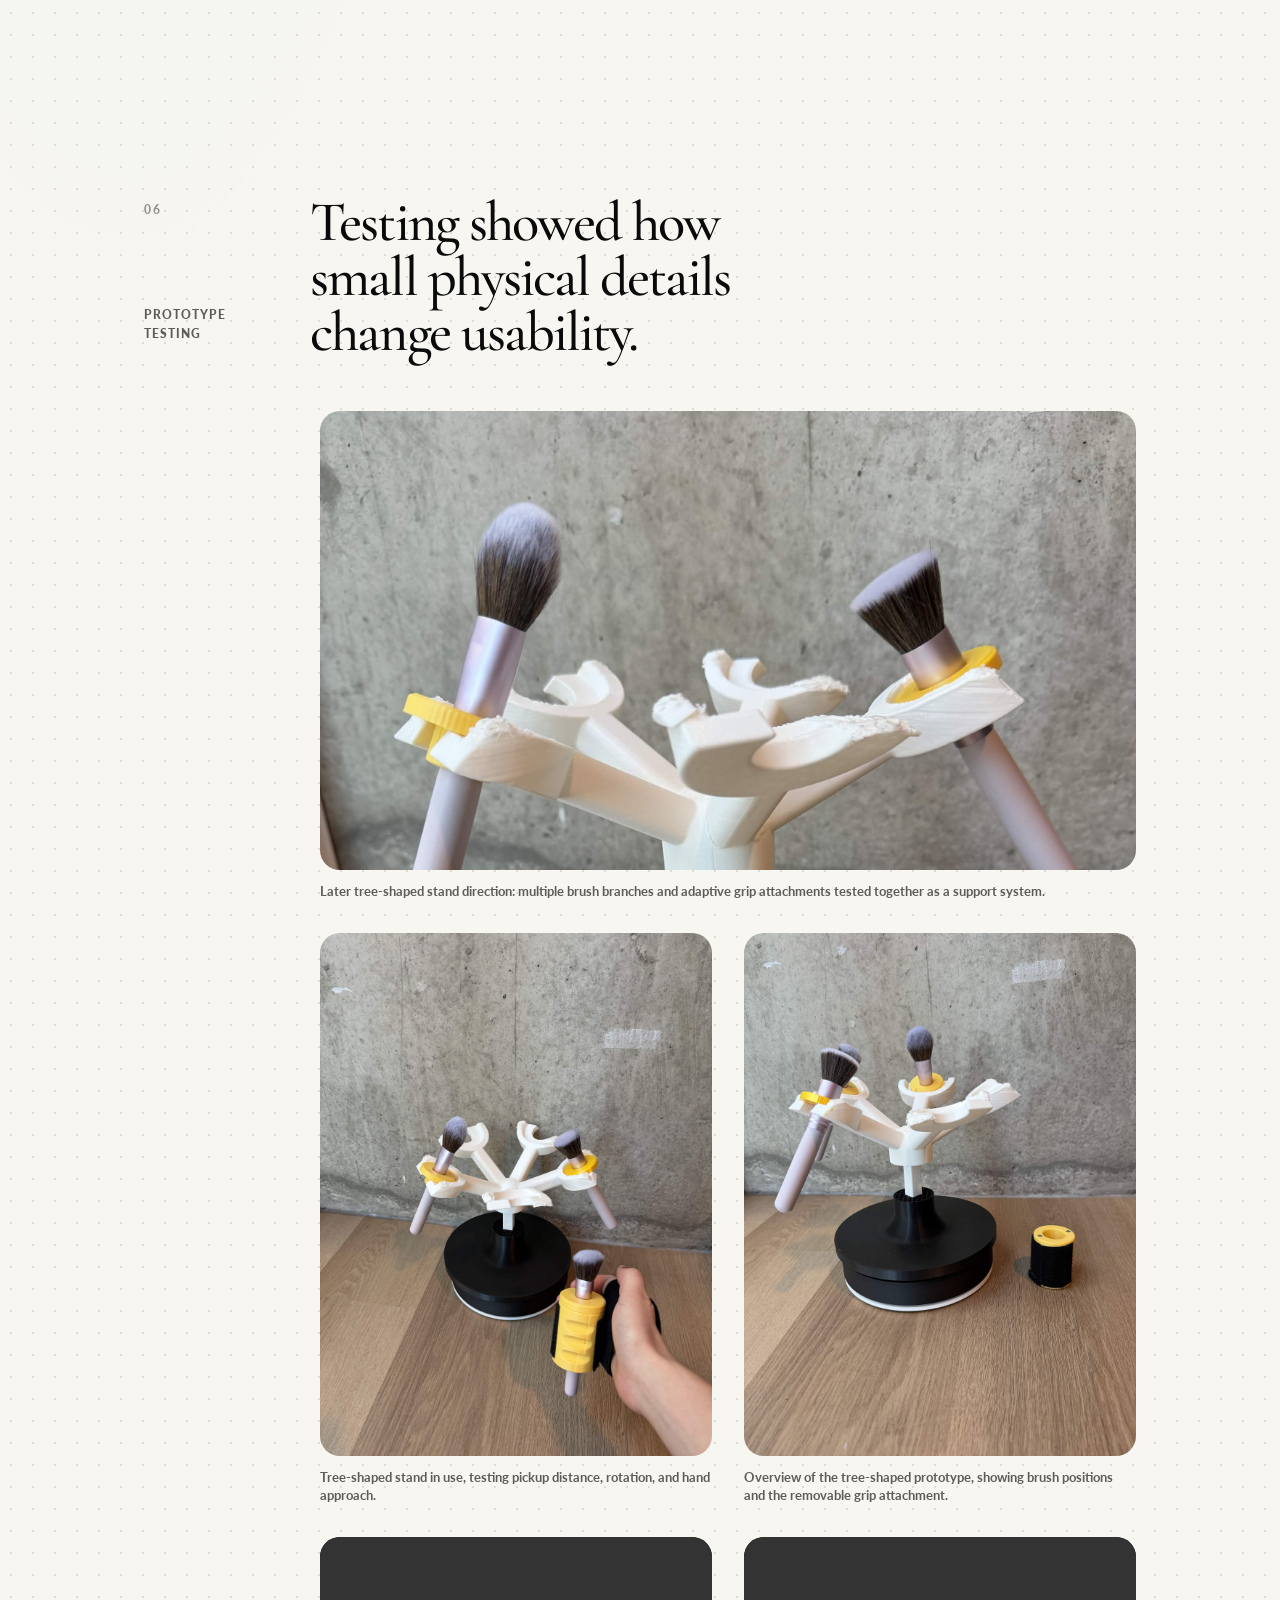
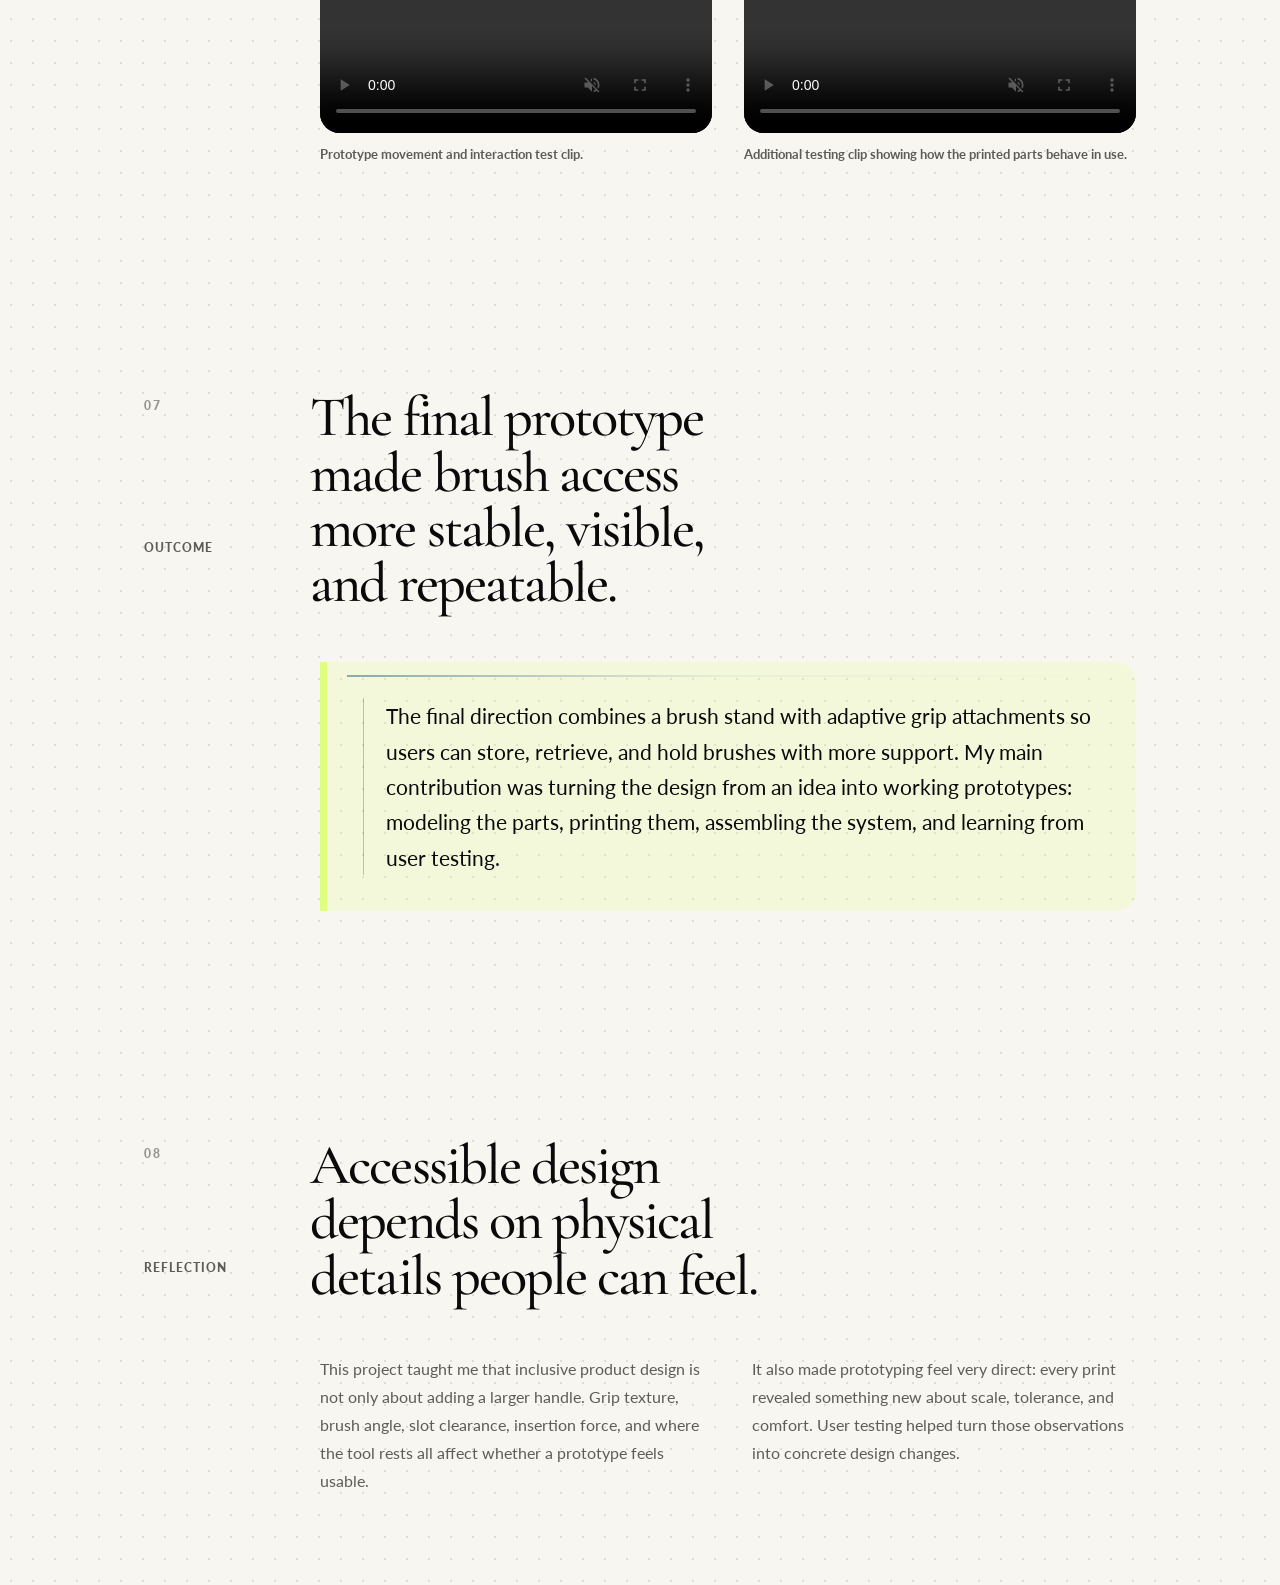
<file: work/accessible-makeup/index.html>
<!DOCTYPE html>
<html lang="en">
  <head>
    <meta charset="UTF-8" />
    <meta name="viewport" content="width=device-width, initial-scale=1.0" />
    <meta
      name="description"
      content="Accessible Makeup case study by Grace Zhang, focused on adaptive makeup tools, prototype design, 3D printing, and user testing."
    />
    <title>Accessible Makeup Case Study | Grace Zhang</title>
    <link rel="preconnect" href="https://fonts.googleapis.com" />
    <link rel="preconnect" href="https://fonts.gstatic.com" crossorigin />
    <link
      href="https://fonts.googleapis.com/css2?family=Cormorant+Garamond:wght@500;600&family=Lato:wght@400;700;900&display=swap"
      rel="stylesheet"
    />
    <link rel="stylesheet" href="../../assets/css/styles.css?v=centered-nav" />
    <link rel="stylesheet" href="../../assets/css/case-study-flow.css?v=20260829-2" />
  </head>
  <body data-page="work">
    <header class="site-header" data-header>
      <a class="brand magnetic" href="../../" aria-label="Grace Zhang home">Grace Zhang</a>
      <button class="nav-toggle" type="button" aria-label="Open navigation" aria-expanded="false">
        <span></span>
        <span></span>
      </button>
      <nav class="site-nav" aria-label="Primary navigation">
        <a class="magnetic" data-page="home" href="../../">Home</a>
        <a class="active magnetic" data-page="work" href="../">Work</a>
        <a class="magnetic" data-page="background" href="../../background/">About</a>
        <a class="magnetic cv-link" href="https://drive.google.com/file/d/1BgOZyWzRp2huGbWD6j_0cbPHvgiSNk0w/view?usp=sharing" target="_blank" rel="noopener noreferrer" aria-label="View Grace Zhang’s CV on Google Drive">CV</a>
        <a class="magnetic" data-page="contact" href="../../contact/">Contact</a>
      </nav>
    </header>

    <main>
      <article class="case-study makeup-case">
        <section class="case-hero makeup-hero section-shell">
          <div class="case-hero-copy reveal">
            <p class="eyebrow">Inclusive Product Design / CAD / 3D Printing / User Testing</p>
            <h1 class="page-title">Accessible Makeup</h1>
            <p class="lede">
              Designing adaptive makeup tools that make brush handling, placement, and setup
              easier for people with reduced grip strength and limited hand control.
            </p>
            <div class="hero-actions">
              <a
                class="button primary magnetic makeup-button"
                href="#makeup-snapshot"
              >
                View case study
                <span aria-hidden="true">+</span>
              </a>
              <a class="button ghost magnetic" href="../">Back to work</a>
            </div>
          </div>
          <figure class="case-photo hero-photo makeup-hero-photo reveal">
            <img
              src="../../assets/images/accessible-makeup/prototype-stand.jpg"
              alt="Tree-shaped accessible makeup prototype with brush holder branches and an adaptive grip"
            />
          </figure>
        </section>

        <section class="case-section section-shell reveal" aria-labelledby="makeup-snapshot">
          <div class="case-section-heading">
            <p class="eyebrow">Snapshot</p>
            <h2 id="makeup-snapshot">A physical accessibility system for holding, gripping, and retrieving makeup brushes.</h2>
          </div>
          <div class="case-summary-grid compact-summary">
            <article>
              <span>Project</span>
              <p>Adaptive makeup tools</p>
            </article>
            <article>
              <span>Role</span>
              <p>Prototype Designer + Fabricator + User Tester</p>
            </article>
            <article>
              <span>Focus</span>
              <p>Design, CAD modeling, 3D printing, prototype iteration, user testing</p>
            </article>
            <article>
              <span>Output</span>
              <p>Brush stand, adaptive grip, printed parts, testing insights</p>
            </article>
          </div>
        </section>

        <section class="case-section section-shell reveal" aria-labelledby="makeup-user">
          <div class="case-section-heading">
            <p class="eyebrow">User context</p>
            <h2 id="makeup-user">The design started with hand control, reach, and independence.</h2>
          </div>
          <div class="case-text-columns test-visual-pair">
            <figure class="case-photo">
              <img
                src="../../assets/images/accessible-makeup/user-research.png"
                alt="Research slide describing C5 and C6 spinal injury symptoms and why adaptive makeup tools are needed"
              />
              <figcaption>Research framing around reduced grip strength, wrist control, and fine motor tasks.</figcaption>
            </figure>
            <div class="case-callout">
              <p>
                We focused on users who may have reduced shoulder, bicep, wrist, grip, or finger
                control. Standard makeup tools often rely on small handles and precise movement,
                so the design needed to support steadier grasp, easier brush pickup, and less
                dependence on a caregiver during setup.
              </p>
            </div>
          </div>
        </section>

        <section class="case-section section-shell reveal" aria-labelledby="makeup-process">
          <div class="case-section-heading">
            <p class="eyebrow">Design process</p>
            <h2 id="makeup-process">I moved from concept sketches to printed parts and hands-on testing.</h2>
          </div>
          <div class="process-strip">
            <article>
              <span>01</span>
              <h3>Design the interaction</h3>
              <p>
                I explored how a brush could hang, clip, or slide into place so users could
                retrieve it with less finger precision.
              </p>
            </article>
            <article>
              <span>02</span>
              <h3>Print and refine</h3>
              <p>
                I designed and 3D printed the prototype parts, adjusting grip shape, holder
                clearance, and the relationship between the stand and brush attachments.
              </p>
            </article>
            <article>
              <span>03</span>
              <h3>Test with users</h3>
              <p>
                I tested the prototypes to observe pickup, insertion, grip stability, and how the
                system could better support independent makeup routines.
              </p>
            </article>
          </div>
        </section>

        <section class="case-section section-shell reveal" aria-labelledby="makeup-sketch">
          <div class="case-section-heading">
            <p class="eyebrow">Early concept</p>
            <h2 id="makeup-sketch">The first design questions were about setup, not decoration.</h2>
          </div>
          <div class="image-scroll-gallery makeup-gallery">
            <figure class="case-photo wide">
              <img
                src="../../assets/images/accessible-makeup/design-sketch.png"
                alt="Hand-drawn concept sketch for an accessible makeup brush stand and grip system"
              />
              <figcaption>Early sketch exploring brush holders, magnetic attachment ideas, and a stand-based setup.</figcaption>
            </figure>
            <figure class="case-photo">
              <img
                src="../../assets/images/accessible-makeup/grip-drawing.png"
                alt="Technical drawing sheet for a 3D printed adaptive grip component"
              />
              <figcaption>Grip component drawing prepared for fabrication.</figcaption>
            </figure>
            <figure class="case-photo wide">
              <img
                src="../../assets/images/accessible-makeup/first-stand-version.jpg"
                alt="First version accessible makeup stand with purple and yellow frame"
              />
              <figcaption>First stand version: a frame-based holder used to test brush placement, pickup angle, and grip attachment fit before moving toward the tree-shaped stand.</figcaption>
            </figure>
          </div>
        </section>

        <section class="case-section section-shell reveal" aria-labelledby="makeup-cad">
          <div class="case-section-heading">
            <p class="eyebrow">CAD to print</p>
            <h2 id="makeup-cad">CAD helped me test comfort, clearance, and part relationships before printing.</h2>
          </div>
          <div class="image-scroll-gallery">
            <figure class="case-photo">
              <img
                src="../../assets/images/accessible-makeup/cad-grip.jpg"
                alt="CAD model of an ergonomic adaptive grip for holding a makeup brush"
              />
              <figcaption>Adaptive grip model with finger contours and brush opening.</figcaption>
            </figure>
            <figure class="case-photo">
              <img
                src="../../assets/images/accessible-makeup/cad-stand.jpg"
                alt="CAD model of a circular multi-brush holder stand"
              />
              <figcaption>Rotating stand concept with multiple brush slots.</figcaption>
            </figure>
          </div>
        </section>

        <section class="case-section section-shell reveal" aria-labelledby="makeup-testing">
          <div class="case-section-heading">
            <p class="eyebrow">Prototype testing</p>
            <h2 id="makeup-testing">Testing showed how small physical details change usability.</h2>
          </div>
          <div class="image-scroll-gallery makeup-gallery product-showcase">
            <figure class="case-photo wide showcase-primary">
              <img
                src="../../assets/images/accessible-makeup/prototype-stand.jpg"
                alt="Tree-shaped accessible makeup stand with multiple brushes and adaptive grip"
              />
              <figcaption>Later tree-shaped stand direction: multiple brush branches and adaptive grip attachments tested together as a support system.</figcaption>
            </figure>
            <figure class="case-photo showcase-secondary">
              <img
                src="../../assets/images/accessible-makeup/tree-stand-testing.jpg"
                alt="User testing the tree-shaped accessible makeup stand with adaptive grip"
              />
              <figcaption>Tree-shaped stand in use, testing pickup distance, rotation, and hand approach.</figcaption>
            </figure>
            <figure class="case-photo showcase-secondary">
              <img
                src="../../assets/images/accessible-makeup/tree-stand-overview.jpg"
                alt="Overview of the tree-shaped accessible makeup prototype with brush attachments"
              />
              <figcaption>Overview of the tree-shaped prototype, showing brush positions and the removable grip attachment.</figcaption>
            </figure>
            <figure class="case-photo showcase-secondary">
              <video
                src="../../assets/images/accessible-makeup/prototype-demo-1.mp4"
                controls
                muted
                playsinline
                preload="metadata"
              ></video>
              <figcaption>Prototype movement and interaction test clip.</figcaption>
            </figure>
            <figure class="case-photo showcase-secondary">
              <video
                src="../../assets/images/accessible-makeup/prototype-demo-2.mp4"
                controls
                muted
                playsinline
                preload="metadata"
              ></video>
              <figcaption>Additional testing clip showing how the printed parts behave in use.</figcaption>
            </figure>
          </div>
        </section>

        <section class="case-section section-shell reveal" aria-labelledby="makeup-outcome">
          <div class="case-section-heading">
            <p class="eyebrow">Outcome</p>
            <h2 id="makeup-outcome">The final prototype made brush access more stable, visible, and repeatable.</h2>
          </div>
          <div class="case-callout">
            <p>
              The final direction combines a brush stand with adaptive grip attachments so users
              can store, retrieve, and hold brushes with more support. My main contribution was
              turning the design from an idea into working prototypes: modeling the parts,
              printing them, assembling the system, and learning from user testing.
            </p>
          </div>
        </section>

        <section class="case-section section-shell reveal" aria-labelledby="makeup-reflection">
          <div class="case-section-heading">
            <p class="eyebrow">Reflection</p>
            <h2 id="makeup-reflection">Accessible design depends on physical details people can feel.</h2>
          </div>
          <div class="case-text-columns">
            <p>
              This project taught me that inclusive product design is not only about adding a
              larger handle. Grip texture, brush angle, slot clearance, insertion force, and where
              the tool rests all affect whether a prototype feels usable.
            </p>
            <p>
              It also made prototyping feel very direct: every print revealed something new about
              scale, tolerance, and comfort. User testing helped turn those observations into
              concrete design changes.
            </p>
          </div>
        </section>
      </article>
    </main>

    <script src="../../assets/js/script.js"></script>
  </body>
</html>
</file>
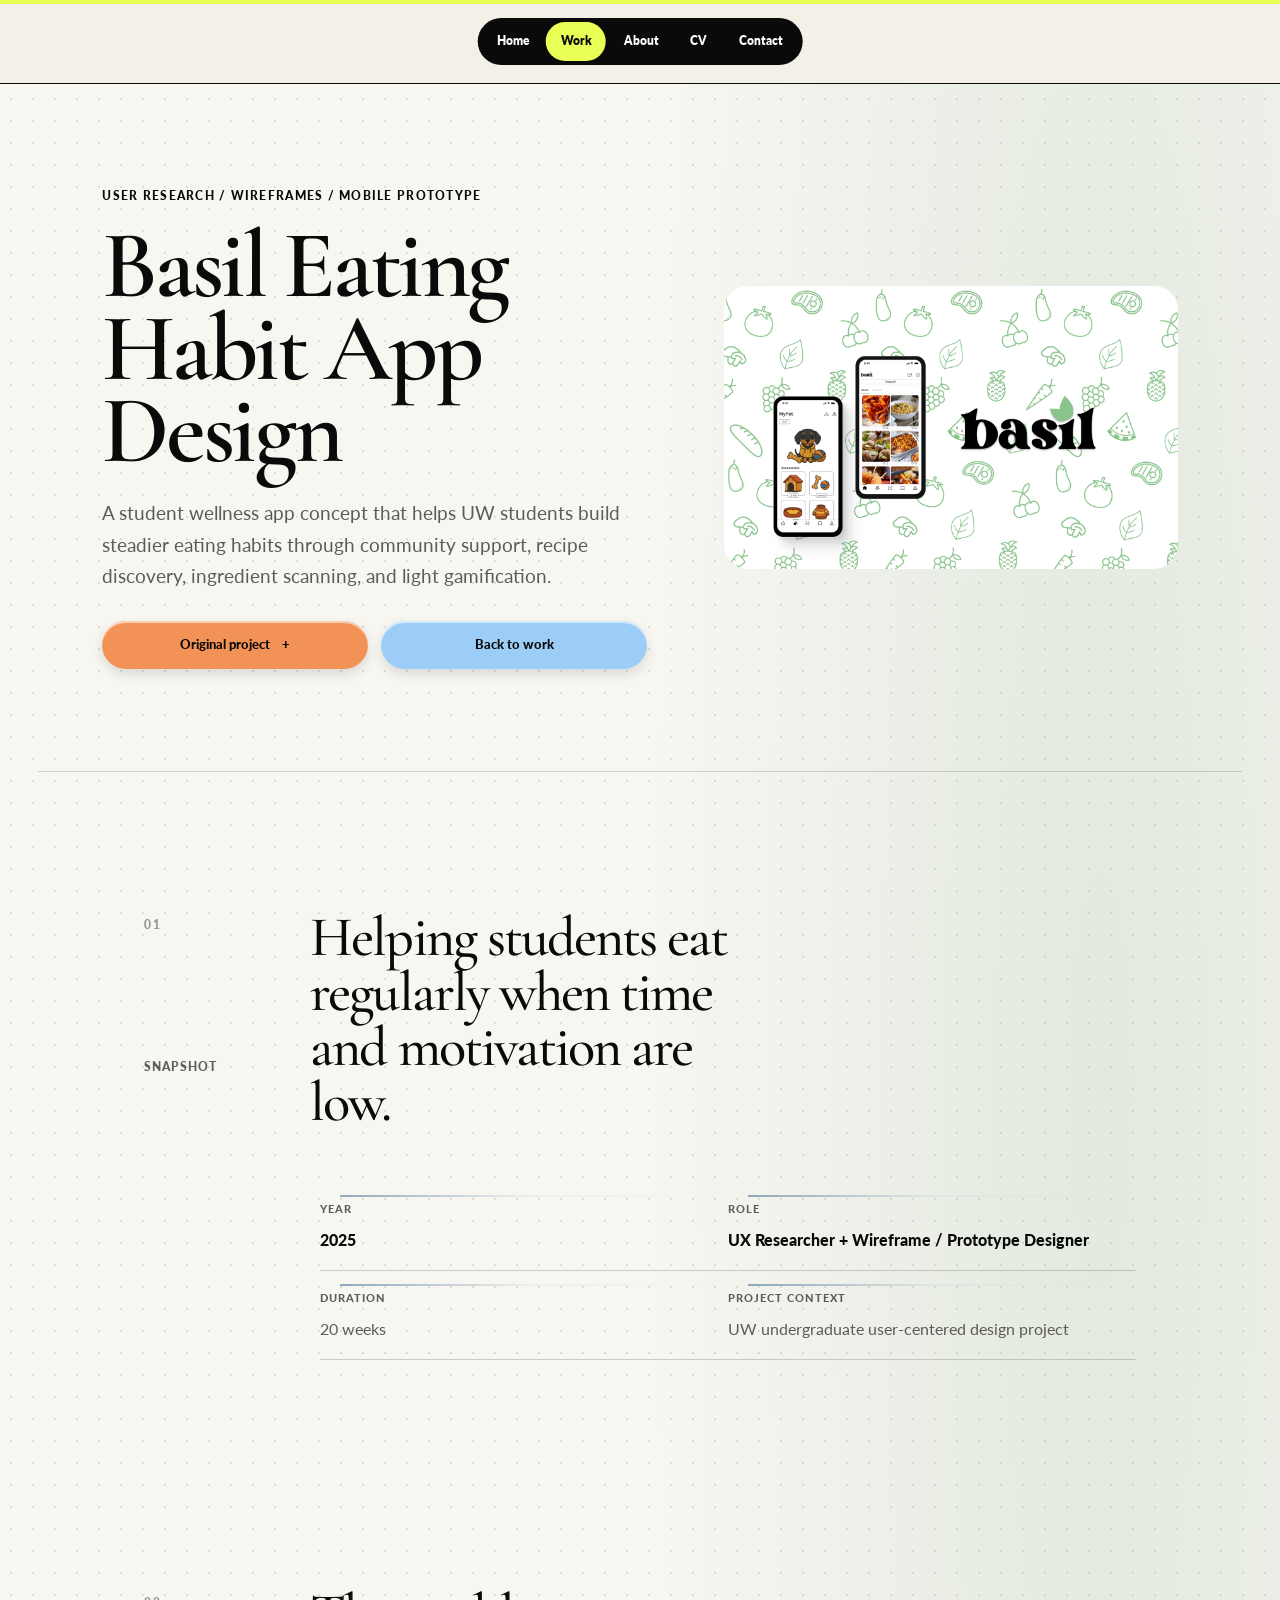
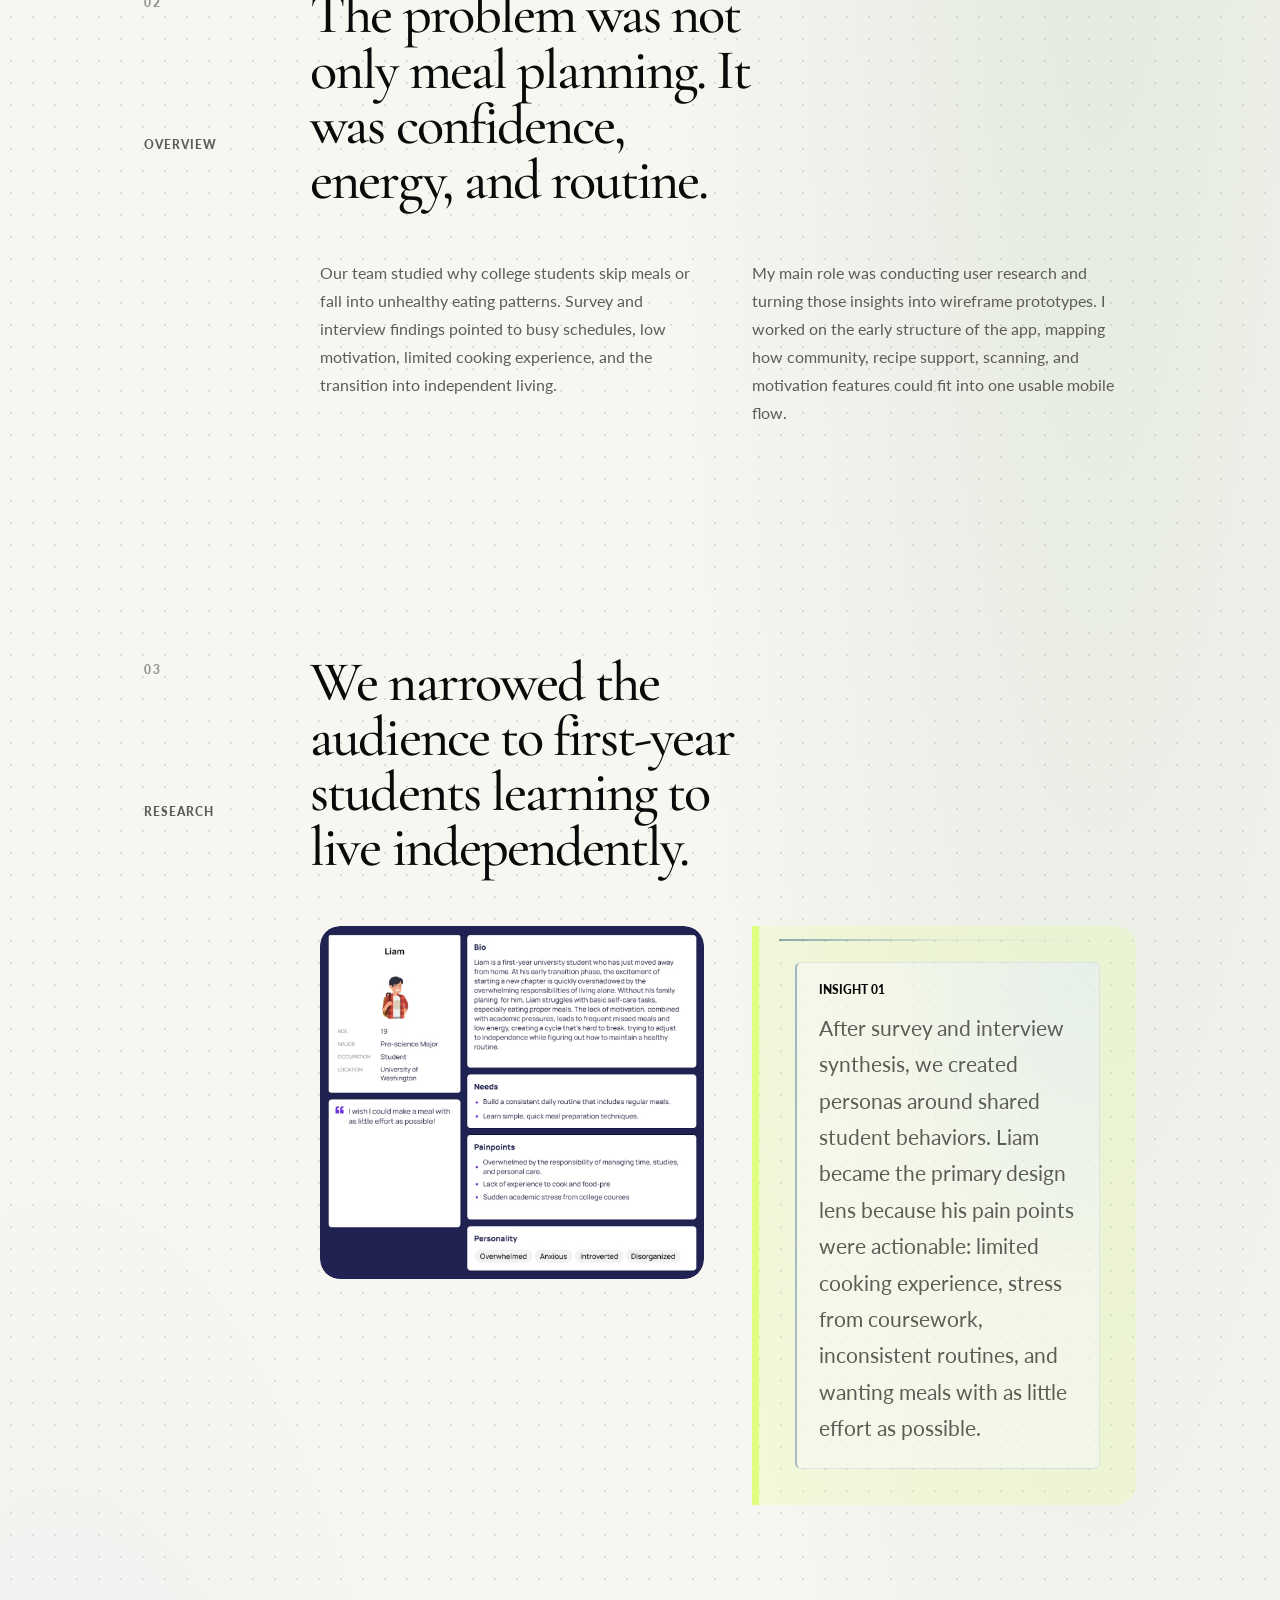
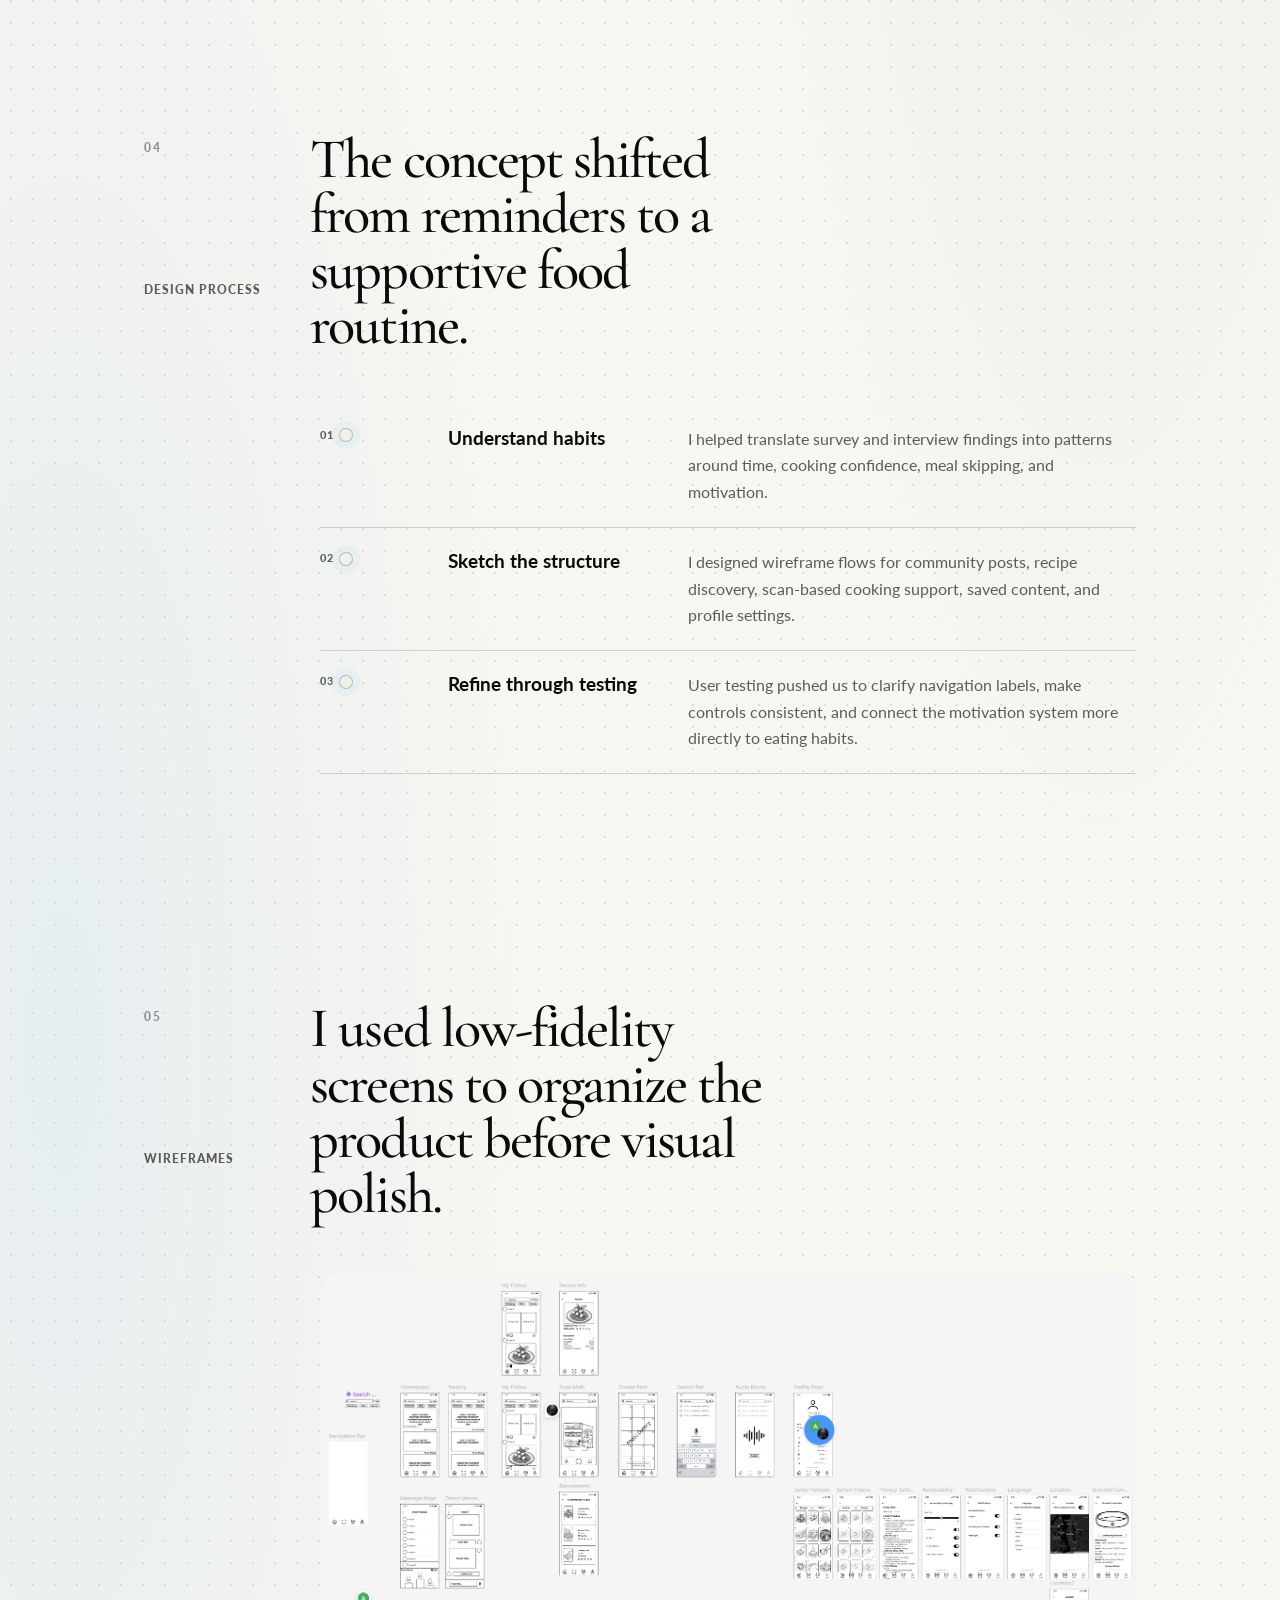
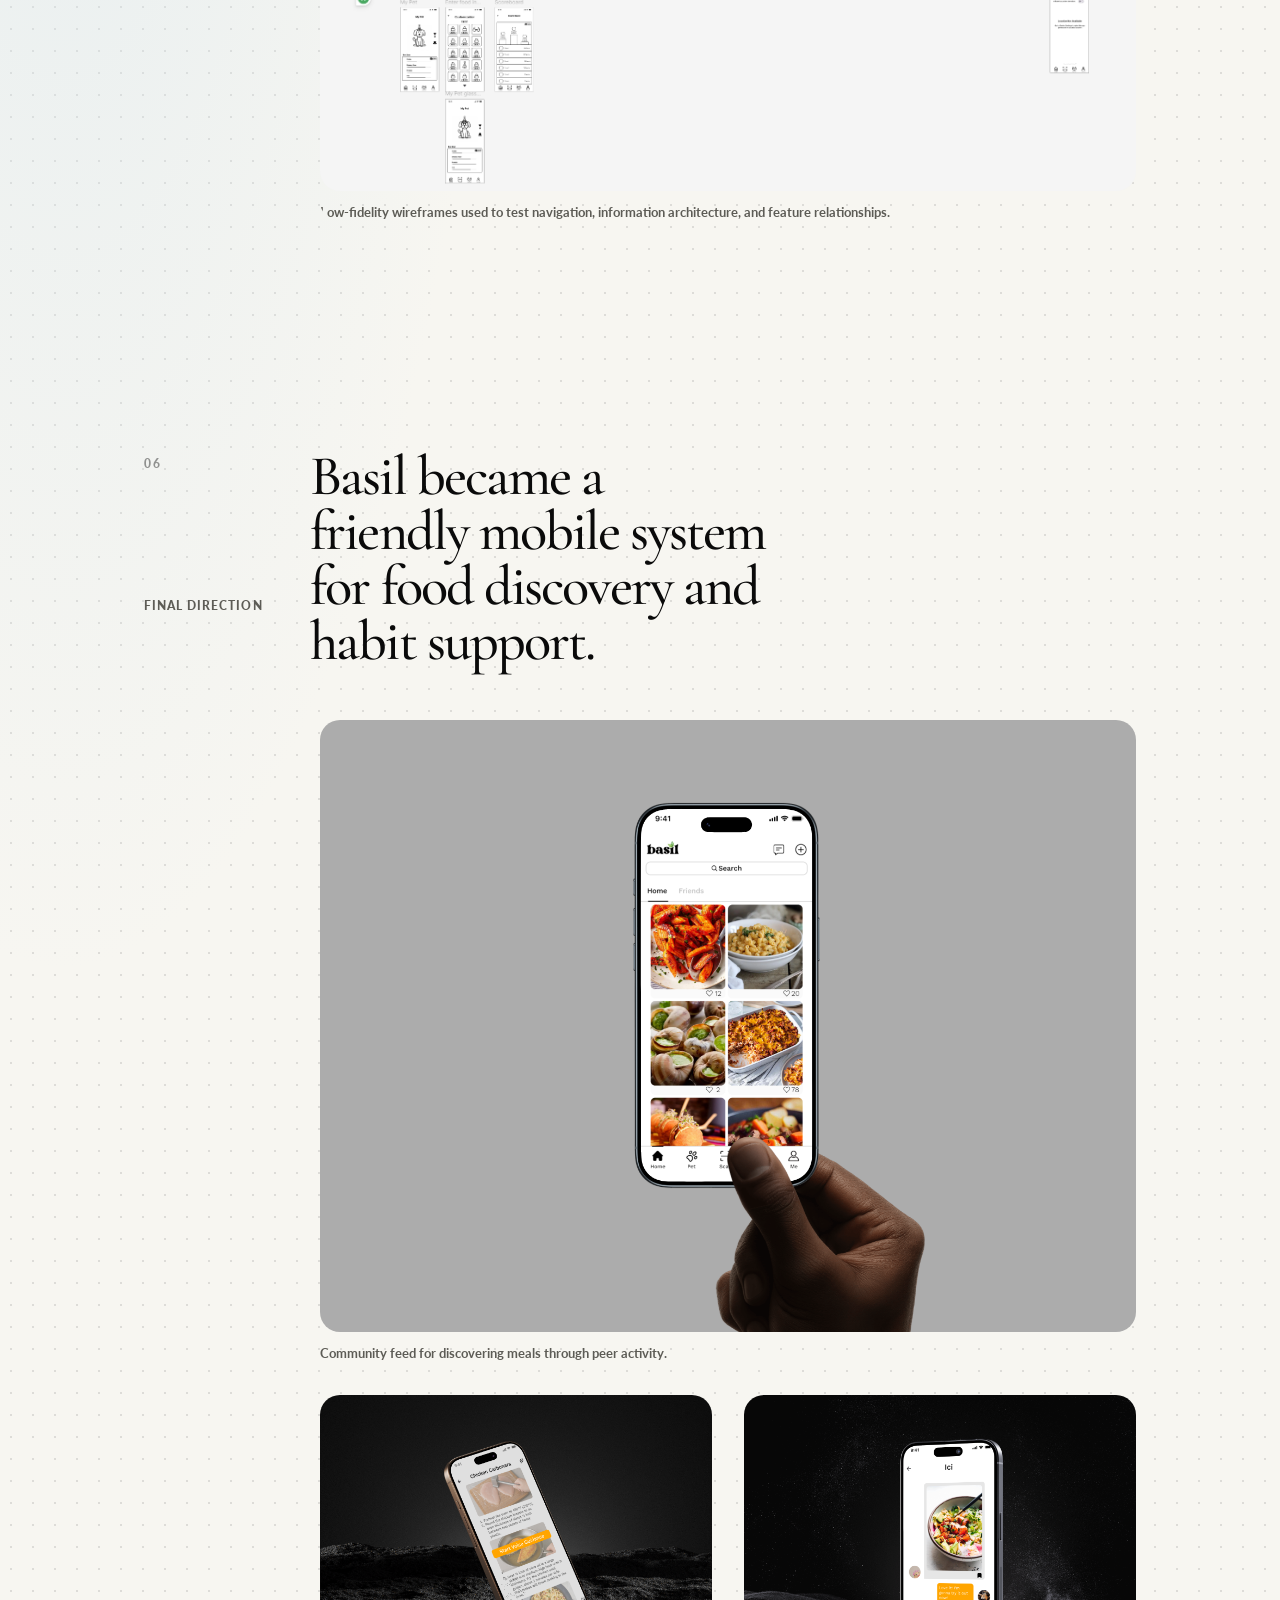
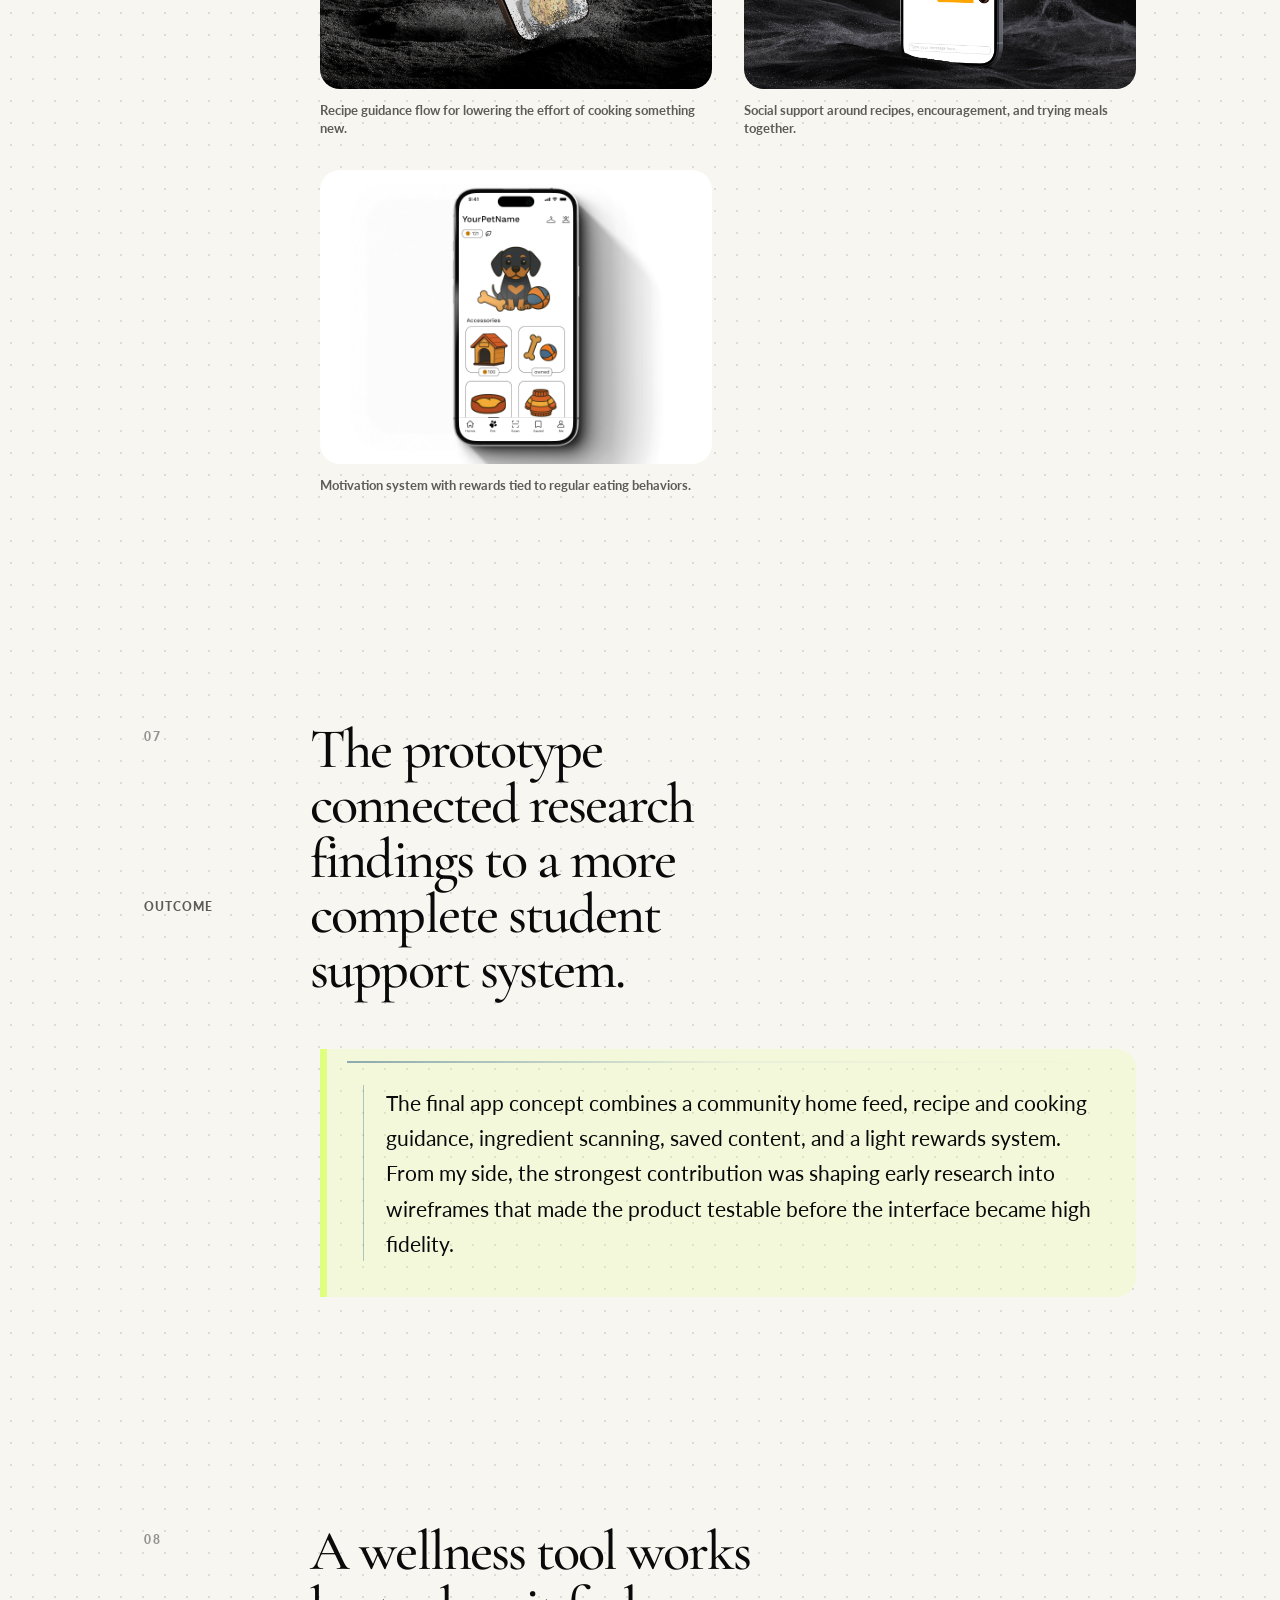
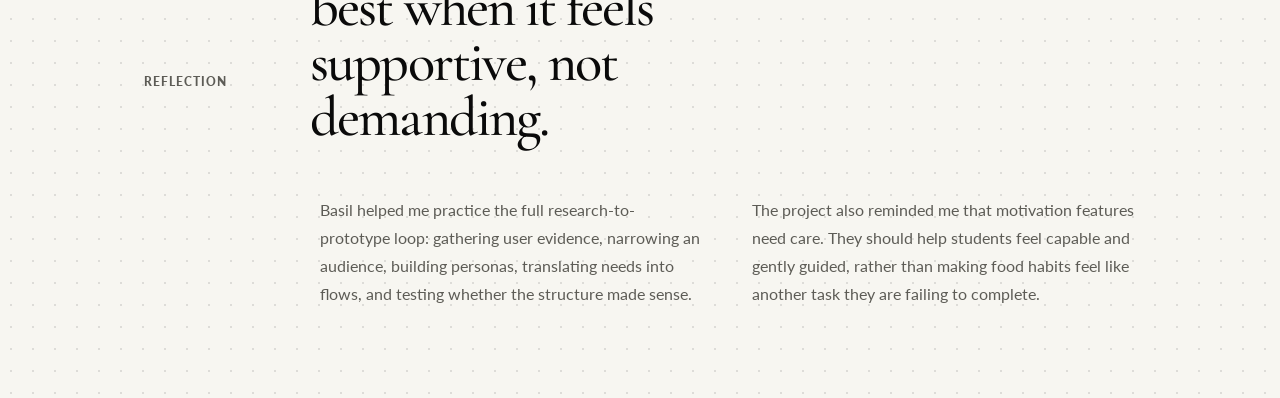
<file: work/basil/index.html>
<!DOCTYPE html>
<html lang="en">
  <head>
    <meta charset="UTF-8" />
    <meta name="viewport" content="width=device-width, initial-scale=1.0" />
    <meta
      name="description"
      content="Basil eating habit app case study by Grace Zhang, focused on user research and wireframe prototype design."
    />
    <title>Basil Case Study | Grace Zhang</title>
    <link rel="preconnect" href="https://fonts.googleapis.com" />
    <link rel="preconnect" href="https://fonts.gstatic.com" crossorigin />
    <link
      href="https://fonts.googleapis.com/css2?family=Cormorant+Garamond:wght@500;600&family=Lato:wght@400;700;900&display=swap"
      rel="stylesheet"
    />
    <link rel="stylesheet" href="../../assets/css/styles.css?v=centered-nav" />
    <link rel="stylesheet" href="../../assets/css/case-study-flow.css?v=20260829-2" />
  </head>
  <body data-page="work">
    <header class="site-header" data-header>
      <a class="brand magnetic" href="../../" aria-label="Grace Zhang home">Grace Zhang</a>
      <button class="nav-toggle" type="button" aria-label="Open navigation" aria-expanded="false">
        <span></span>
        <span></span>
      </button>
      <nav class="site-nav" aria-label="Primary navigation">
        <a class="magnetic" data-page="home" href="../../">Home</a>
        <a class="active magnetic" data-page="work" href="../">Work</a>
        <a class="magnetic" data-page="background" href="../../background/">About</a>
        <a class="magnetic cv-link" href="https://drive.google.com/file/d/1BgOZyWzRp2huGbWD6j_0cbPHvgiSNk0w/view?usp=sharing" target="_blank" rel="noopener noreferrer" aria-label="View Grace Zhang’s CV on Google Drive">CV</a>
        <a class="magnetic" data-page="contact" href="../../contact/">Contact</a>
      </nav>
    </header>

    <main>
      <article class="case-study basil-case">
        <section class="case-hero basil-hero section-shell">
          <div class="case-hero-copy reveal">
            <p class="eyebrow">User Research / Wireframes / Mobile Prototype</p>
            <h1 class="page-title">Basil Eating Habit App Design</h1>
            <p class="lede">
              A student wellness app concept that helps UW students build steadier eating habits
              through community support, recipe discovery, ingredient scanning, and light
              gamification.
            </p>
            <div class="hero-actions">
              <a
                class="button primary magnetic basil-button"
                href="https://basilcommunityapp.framer.website/"
                target="_blank"
                rel="noreferrer"
              >
                Original project
                <span aria-hidden="true">+</span>
              </a>
              <a class="button ghost magnetic" href="../">Back to work</a>
            </div>
          </div>
          <figure class="case-photo hero-photo basil-hero-photo reveal">
            <img
              src="../../assets/images/basil/basil-overview.png"
              alt="Basil app overview graphic with two phone screens, food illustrations, and the Basil wordmark"
            />
          </figure>
        </section>

        <section class="case-section section-shell reveal" aria-labelledby="basil-snapshot">
          <div class="case-section-heading">
            <p class="eyebrow">Snapshot</p>
            <h2 id="basil-snapshot">Helping students eat regularly when time and motivation are low.</h2>
          </div>
          <div class="case-summary-grid compact-summary">
            <article>
              <span>Year</span>
              <p>2025</p>
            </article>
            <article>
              <span>Role</span>
              <p>UX Researcher + Wireframe / Prototype Designer</p>
            </article>
            <article>
              <span>Duration</span>
              <p>20 weeks</p>
            </article>
            <article>
              <span>Project context</span>
              <p>UW undergraduate user-centered design project</p>
            </article>
          </div>
        </section>

        <section class="case-section section-shell reveal" aria-labelledby="basil-overview">
          <div class="case-section-heading">
            <p class="eyebrow">Overview</p>
            <h2 id="basil-overview">The problem was not only meal planning. It was confidence, energy, and routine.</h2>
          </div>
          <div class="case-text-columns">
            <p>
              Our team studied why college students skip meals or fall into unhealthy eating
              patterns. Survey and interview findings pointed to busy schedules, low motivation,
              limited cooking experience, and the transition into independent living.
            </p>
            <p>
              My main role was conducting user research and turning those insights into
              wireframe prototypes. I worked on the early structure of the app, mapping how
              community, recipe support, scanning, and motivation features could fit into one
              usable mobile flow.
            </p>
          </div>
        </section>

        <section class="case-section section-shell reveal" aria-labelledby="basil-research">
          <div class="case-section-heading">
            <p class="eyebrow">Research</p>
            <h2 id="basil-research">We narrowed the audience to first-year students learning to live independently.</h2>
          </div>
          <div class="case-text-columns">
            <figure class="case-photo basil-research-photo">
              <img
                src="../../assets/images/basil/liam-persona.png"
                alt="Persona board for Liam, a first-year University of Washington student with cooking and routine challenges"
              />
            </figure>
            <div class="case-callout">
              <p>
                After survey and interview synthesis, we created personas around shared student
                behaviors. Liam became the primary design lens because his pain points were
                actionable: limited cooking experience, stress from coursework, inconsistent
                routines, and wanting meals with as little effort as possible.
              </p>
            </div>
          </div>
        </section>

        <section class="case-section section-shell reveal" aria-labelledby="basil-process">
          <div class="case-section-heading">
            <p class="eyebrow">Design process</p>
            <h2 id="basil-process">The concept shifted from reminders to a supportive food routine.</h2>
          </div>
          <div class="process-strip">
            <article>
              <span>01</span>
              <h3>Understand habits</h3>
              <p>
                I helped translate survey and interview findings into patterns around time,
                cooking confidence, meal skipping, and motivation.
              </p>
            </article>
            <article>
              <span>02</span>
              <h3>Sketch the structure</h3>
              <p>
                I designed wireframe flows for community posts, recipe discovery, scan-based
                cooking support, saved content, and profile settings.
              </p>
            </article>
            <article>
              <span>03</span>
              <h3>Refine through testing</h3>
              <p>
                User testing pushed us to clarify navigation labels, make controls consistent,
                and connect the motivation system more directly to eating habits.
              </p>
            </article>
          </div>
        </section>

        <section class="case-section section-shell reveal" aria-labelledby="basil-wireframes">
          <div class="case-section-heading">
            <p class="eyebrow">Wireframes</p>
            <h2 id="basil-wireframes">I used low-fidelity screens to organize the product before visual polish.</h2>
          </div>
          <figure class="case-photo wide-photo">
            <img
              src="../../assets/images/basil/low-fi-wireframes.png"
              alt="Low fidelity Basil app wireframes showing navigation, community feed, recipe pages, scan flow, profile, settings, and pet features"
            />
            <figcaption>
              Low-fidelity wireframes used to test navigation, information architecture, and feature relationships.
            </figcaption>
          </figure>
        </section>

        <section class="case-section section-shell reveal" aria-labelledby="basil-final">
          <div class="case-section-heading">
            <p class="eyebrow">Final direction</p>
            <h2 id="basil-final">Basil became a friendly mobile system for food discovery and habit support.</h2>
          </div>
          <div class="image-scroll-gallery basil-gallery product-showcase">
            <figure class="case-photo wide showcase-primary">
              <img
                src="../../assets/images/basil/home-feed.png"
                alt="Basil mobile prototype showing a food community feed on an iPhone"
              />
              <figcaption>Community feed for discovering meals through peer activity.</figcaption>
            </figure>
            <figure class="case-photo showcase-secondary">
              <img
                src="../../assets/images/basil/recipe-guidance.png"
                alt="Basil mobile prototype showing a recipe page with a start voice guidance control"
              />
              <figcaption>Recipe guidance flow for lowering the effort of cooking something new.</figcaption>
            </figure>
            <figure class="case-photo showcase-secondary">
              <img
                src="../../assets/images/basil/chat-recipe.png"
                alt="Basil mobile prototype showing a shared recipe and chat interaction"
              />
              <figcaption>Social support around recipes, encouragement, and trying meals together.</figcaption>
            </figure>
            <figure class="case-photo showcase-secondary">
              <img
                src="../../assets/images/basil/pet-screen.png"
                alt="Basil mobile prototype showing a pet page with accessories and rewards"
              />
              <figcaption>Motivation system with rewards tied to regular eating behaviors.</figcaption>
            </figure>
          </div>
        </section>

        <section class="case-section section-shell reveal" aria-labelledby="basil-outcome">
          <div class="case-section-heading">
            <p class="eyebrow">Outcome</p>
            <h2 id="basil-outcome">The prototype connected research findings to a more complete student support system.</h2>
          </div>
          <div class="case-callout">
            <p>
              The final app concept combines a community home feed, recipe and cooking guidance,
              ingredient scanning, saved content, and a light rewards system. From my side, the
              strongest contribution was shaping early research into wireframes that made the
              product testable before the interface became high fidelity.
            </p>
          </div>
        </section>

        <section class="case-section section-shell reveal" aria-labelledby="basil-reflection">
          <div class="case-section-heading">
            <p class="eyebrow">Reflection</p>
            <h2 id="basil-reflection">A wellness tool works best when it feels supportive, not demanding.</h2>
          </div>
          <div class="case-text-columns">
            <p>
              Basil helped me practice the full research-to-prototype loop: gathering user
              evidence, narrowing an audience, building personas, translating needs into flows,
              and testing whether the structure made sense.
            </p>
            <p>
              The project also reminded me that motivation features need care. They should help
              students feel capable and gently guided, rather than making food habits feel like
              another task they are failing to complete.
            </p>
          </div>
        </section>
      </article>
    </main>

    <script src="../../assets/js/script.js"></script>
  </body>
</html>
</file>
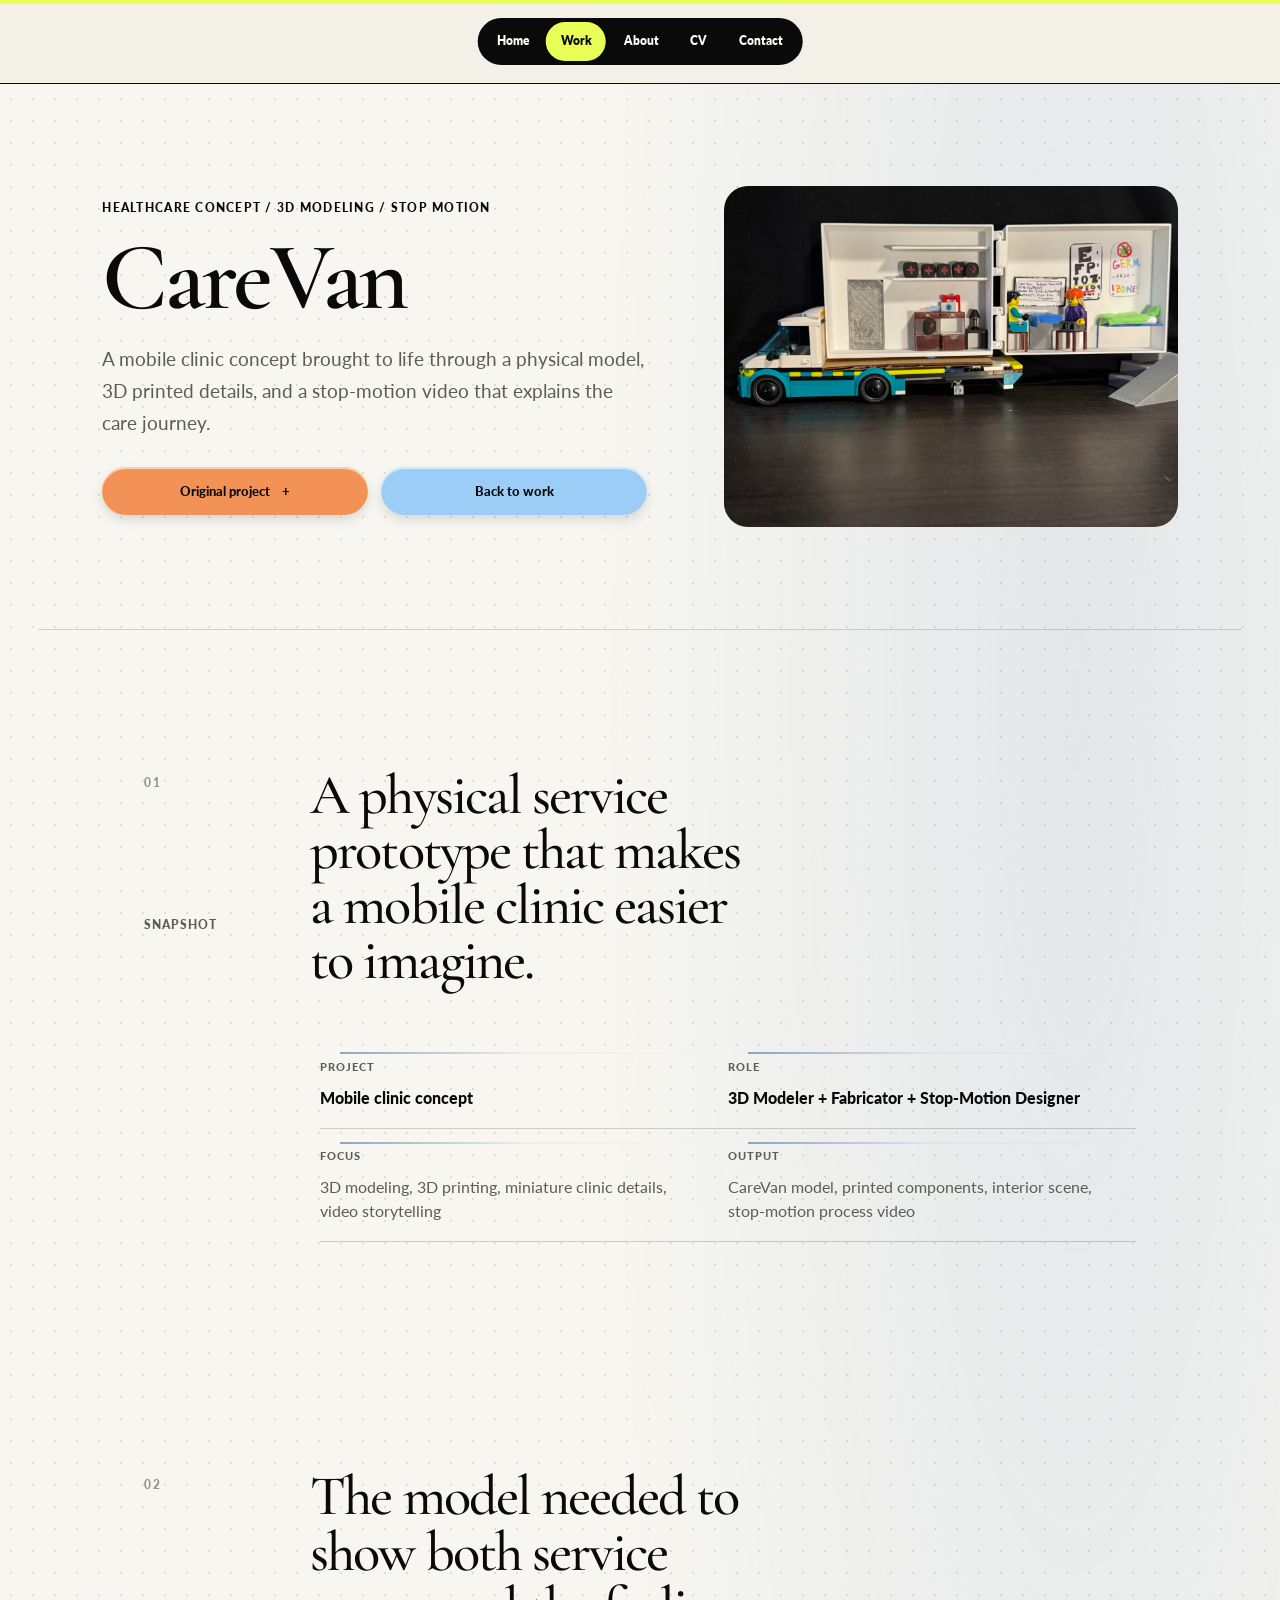
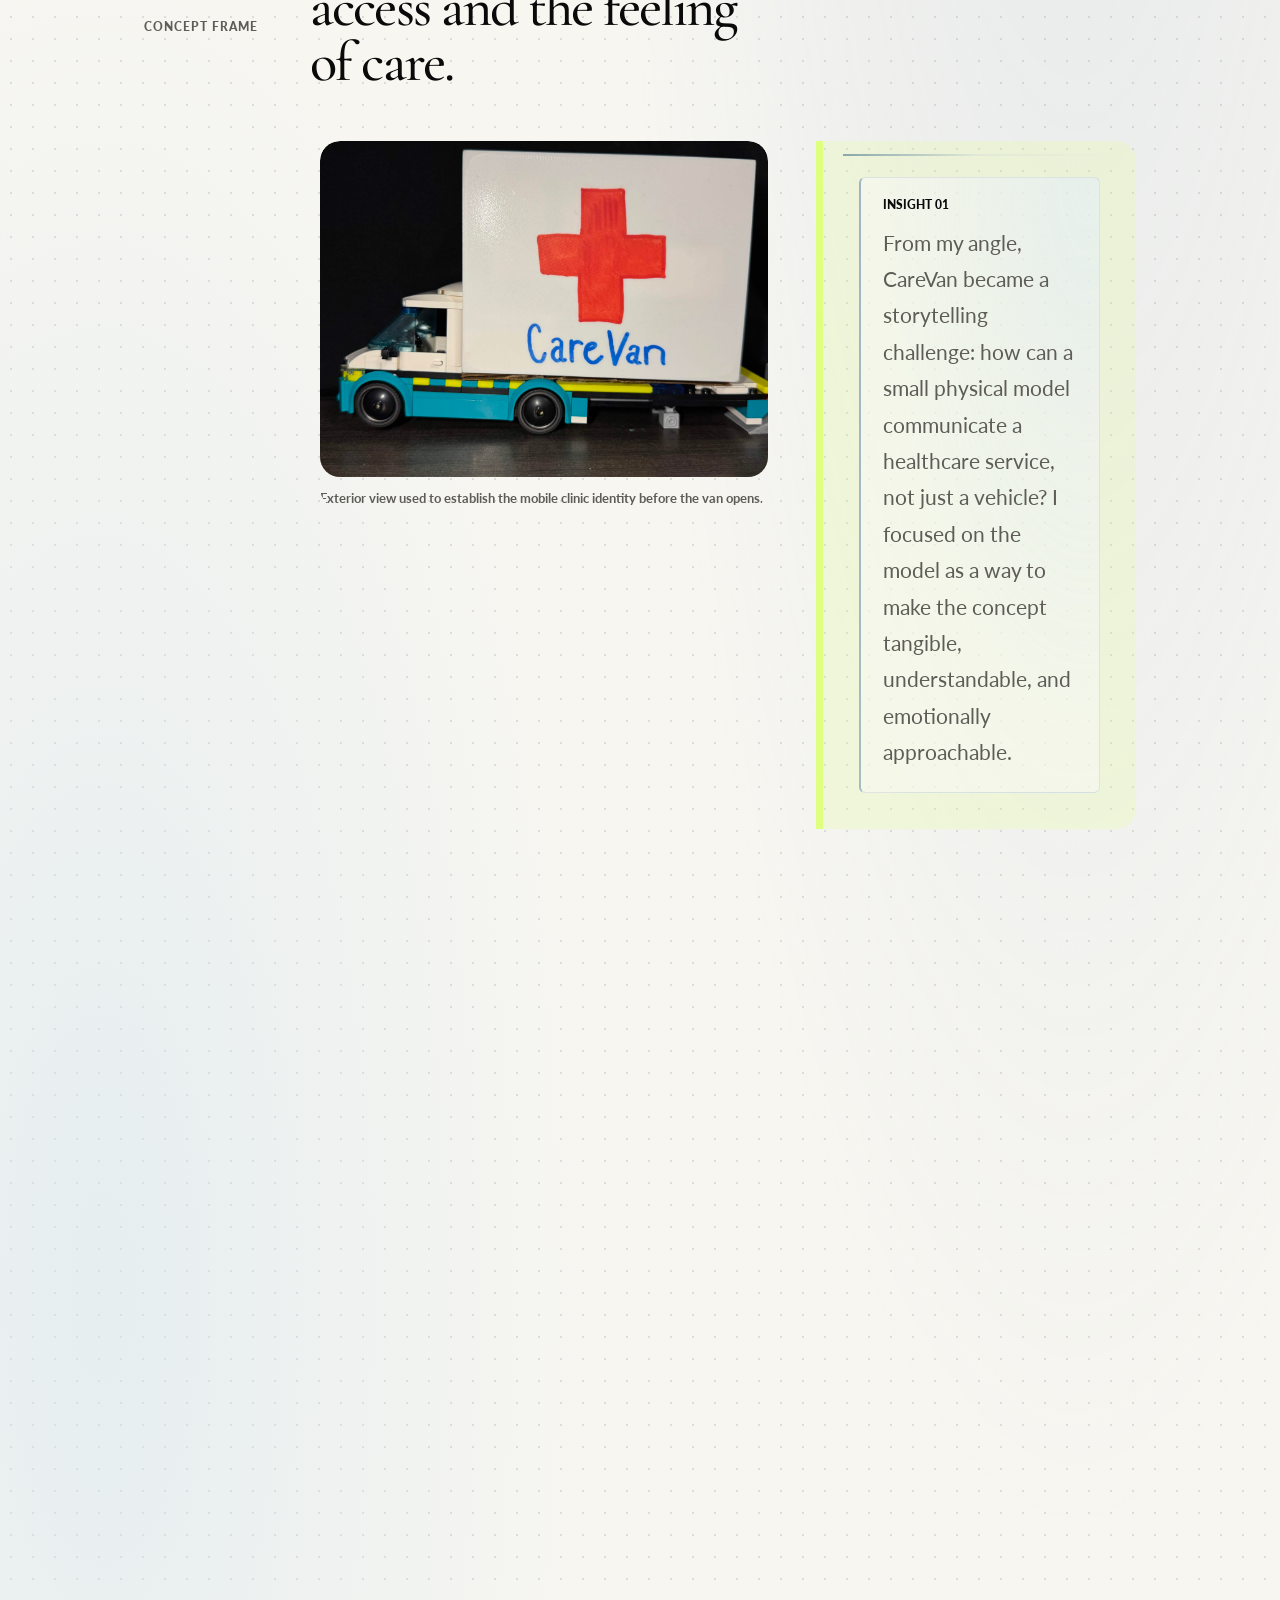
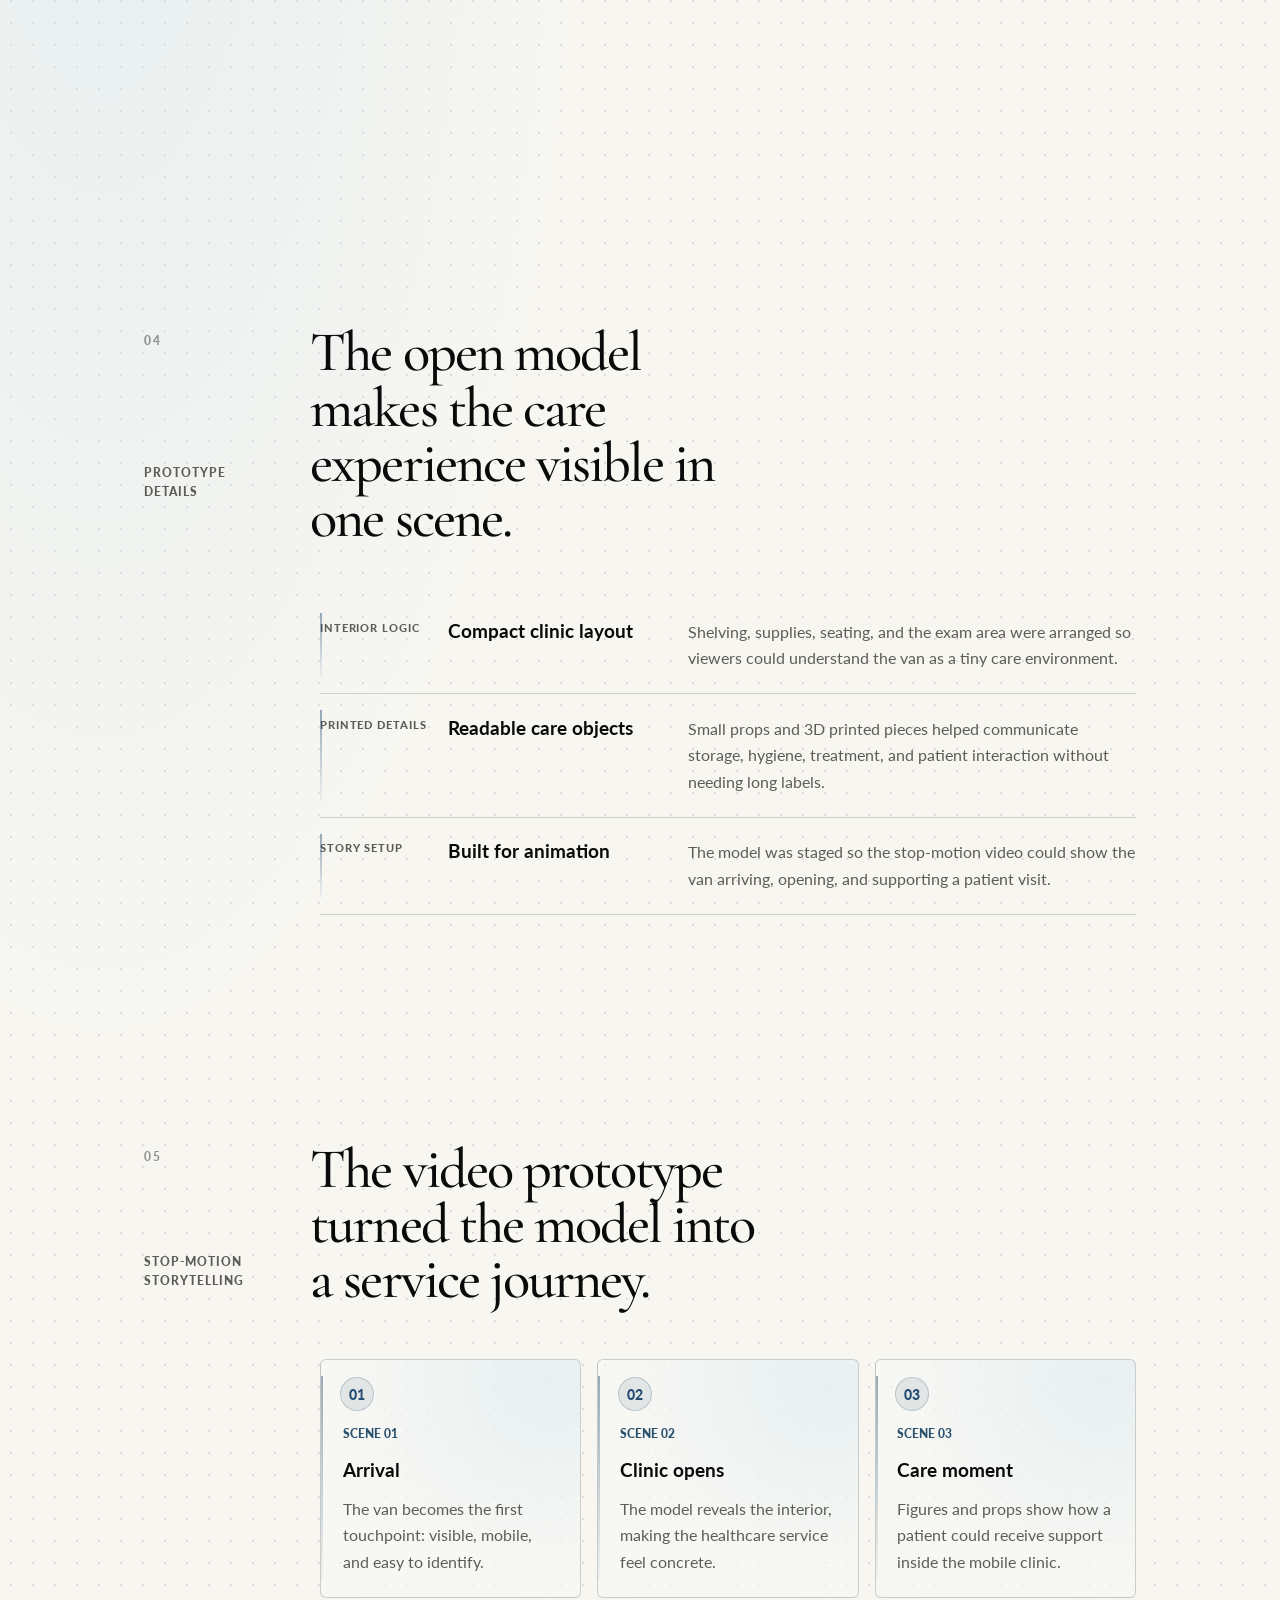
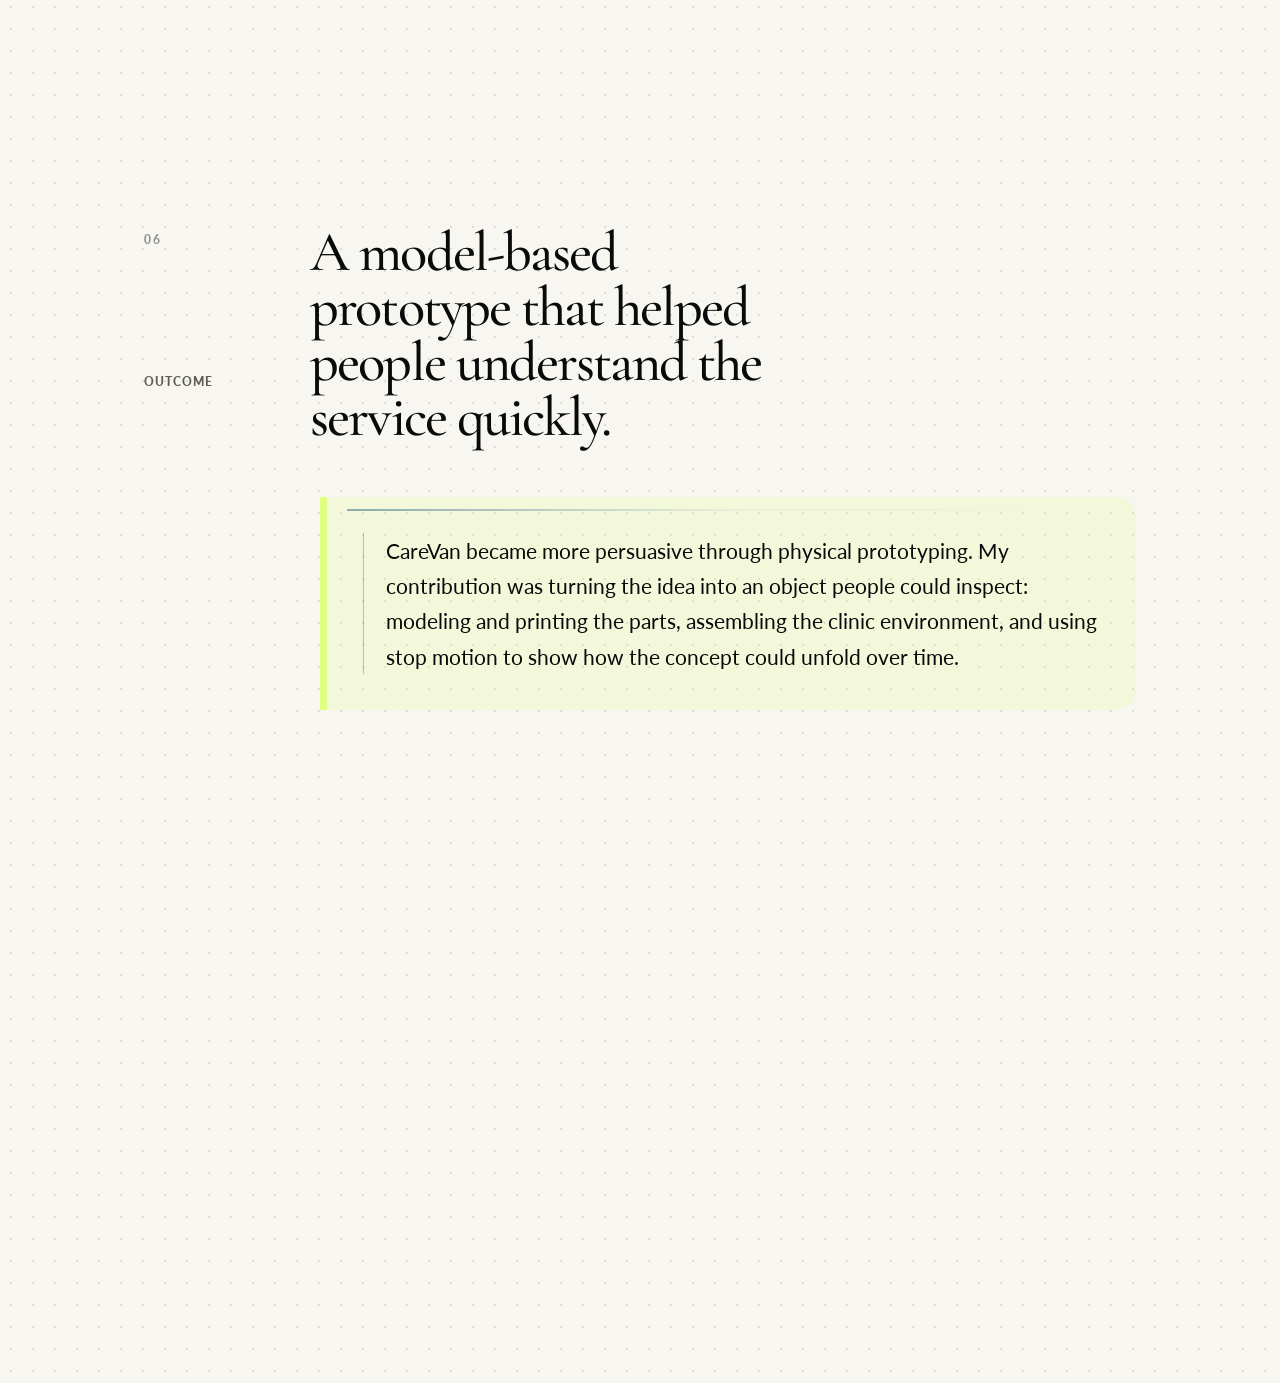
<file: work/carevan/index.html>
<!DOCTYPE html>
<html lang="en">
  <head>
    <meta charset="UTF-8" />
    <meta name="viewport" content="width=device-width, initial-scale=1.0" />
    <meta
      name="description"
      content="CareVan case study by Grace Zhang, focused on 3D modeling, 3D printing, and stop-motion prototyping for a mobile clinic concept."
    />
    <title>CareVan Case Study | Grace Zhang</title>
    <link rel="preconnect" href="https://fonts.googleapis.com" />
    <link rel="preconnect" href="https://fonts.gstatic.com" crossorigin />
    <link
      href="https://fonts.googleapis.com/css2?family=Cormorant+Garamond:wght@500;600&family=Lato:wght@400;700;900&display=swap"
      rel="stylesheet"
    />
    <link rel="stylesheet" href="../../assets/css/styles.css?v=centered-nav" />
    <link rel="stylesheet" href="../../assets/css/case-study-flow.css?v=20260829-2" />
  </head>
  <body data-page="work">
    <header class="site-header" data-header>
      <a class="brand magnetic" href="../../" aria-label="Grace Zhang home">Grace Zhang</a>
      <button class="nav-toggle" type="button" aria-label="Open navigation" aria-expanded="false">
        <span></span>
        <span></span>
      </button>
      <nav class="site-nav" aria-label="Primary navigation">
        <a class="magnetic" data-page="home" href="../../">Home</a>
        <a class="active magnetic" data-page="work" href="../">Work</a>
        <a class="magnetic" data-page="background" href="../../background/">About</a>
        <a class="magnetic cv-link" href="https://drive.google.com/file/d/1BgOZyWzRp2huGbWD6j_0cbPHvgiSNk0w/view?usp=sharing" target="_blank" rel="noopener noreferrer" aria-label="View Grace Zhang’s CV on Google Drive">CV</a>
        <a class="magnetic" data-page="contact" href="../../contact/">Contact</a>
      </nav>
    </header>

    <main>
      <article class="case-study carevan-case">
        <section class="case-hero carevan-hero section-shell">
          <div class="case-hero-copy reveal">
            <p class="eyebrow">Healthcare Concept / 3D Modeling / Stop Motion</p>
            <h1 class="page-title">CareVan</h1>
            <p class="lede">
              A mobile clinic concept brought to life through a physical model, 3D printed
              details, and a stop-motion video that explains the care journey.
            </p>
            <div class="hero-actions">
              <a
                class="button primary magnetic carevan-button"
                href="https://medium.com/@szhang10/carevan-process-log-f642fd1303f0"
                target="_blank"
                rel="noreferrer"
              >
                Original project
                <span aria-hidden="true">+</span>
              </a>
              <a class="button ghost magnetic" href="../">Back to work</a>
            </div>
          </div>
          <figure class="case-photo hero-photo carevan-hero-photo reveal">
            <img
              src="../../assets/images/carevan/carevan-open-model.jpg"
              alt="CareVan physical prototype opened to show a small mobile clinic interior"
            />
          </figure>
        </section>

        <section class="case-section section-shell reveal" aria-labelledby="carevan-snapshot">
          <div class="case-section-heading">
            <p class="eyebrow">Snapshot</p>
            <h2 id="carevan-snapshot">A physical service prototype that makes a mobile clinic easier to imagine.</h2>
          </div>
          <div class="case-summary-grid compact-summary">
            <article>
              <span>Project</span>
              <p>Mobile clinic concept</p>
            </article>
            <article>
              <span>Role</span>
              <p>3D Modeler + Fabricator + Stop-Motion Designer</p>
            </article>
            <article>
              <span>Focus</span>
              <p>3D modeling, 3D printing, miniature clinic details, video storytelling</p>
            </article>
            <article>
              <span>Output</span>
              <p>CareVan model, printed components, interior scene, stop-motion process video</p>
            </article>
          </div>
        </section>

        <section class="case-section section-shell reveal" aria-labelledby="carevan-frame">
          <div class="case-section-heading">
            <p class="eyebrow">Concept frame</p>
            <h2 id="carevan-frame">The model needed to show both service access and the feeling of care.</h2>
          </div>
          <div class="case-text-columns test-visual-pair">
            <figure class="case-photo">
              <img
                src="../../assets/images/carevan/carevan-exterior.jpg"
                alt="Exterior view of the CareVan model with a red cross and CareVan lettering"
              />
              <figcaption>Exterior view used to establish the mobile clinic identity before the van opens.</figcaption>
            </figure>
            <div class="case-callout">
              <p>
                From my angle, CareVan became a storytelling challenge: how can a small physical
                model communicate a healthcare service, not just a vehicle? I focused on the
                model as a way to make the concept tangible, understandable, and emotionally
                approachable.
              </p>
            </div>
          </div>
        </section>

        <section class="case-section section-shell reveal" aria-labelledby="carevan-process">
          <div class="case-section-heading">
            <p class="eyebrow">Build process</p>
            <h2 id="carevan-process">I translated the service idea into a model that could open, stage, and move.</h2>
          </div>
          <div class="process-strip">
            <article>
              <span>01</span>
              <h3>Model the clinic space</h3>
              <p>
                I worked on the 3D modeling for the CareVan structure and interior details so the
                service could be seen as a real environment instead of a flat concept.
              </p>
            </article>
            <article>
              <span>02</span>
              <h3>Print and assemble</h3>
              <p>
                I 3D printed prototype elements and helped assemble the clinic scene, including
                small care objects that make the model readable at a glance.
              </p>
            </article>
            <article>
              <span>03</span>
              <h3>Animate the journey</h3>
              <p>
                I created the stop-motion video direction so the physical model could explain a
                sequence of service moments, not just sit as a static display.
              </p>
            </article>
          </div>
        </section>

        <section class="case-section section-shell reveal" aria-labelledby="carevan-visual">
          <div class="case-section-heading">
            <p class="eyebrow">Prototype details</p>
            <h2 id="carevan-visual">The open model makes the care experience visible in one scene.</h2>
          </div>
          <div class="research-board carevan-detail-board">
            <article>
              <span>Interior logic</span>
              <h3>Compact clinic layout</h3>
              <p>
                Shelving, supplies, seating, and the exam area were arranged so viewers could
                understand the van as a tiny care environment.
              </p>
            </article>
            <article>
              <span>Printed details</span>
              <h3>Readable care objects</h3>
              <p>
                Small props and 3D printed pieces helped communicate storage, hygiene, treatment,
                and patient interaction without needing long labels.
              </p>
            </article>
            <article>
              <span>Story setup</span>
              <h3>Built for animation</h3>
              <p>
                The model was staged so the stop-motion video could show the van arriving,
                opening, and supporting a patient visit.
              </p>
            </article>
          </div>
        </section>

        <section class="case-section section-shell reveal" aria-labelledby="carevan-stopmotion">
          <div class="case-section-heading">
            <p class="eyebrow">Stop-motion storytelling</p>
            <h2 id="carevan-stopmotion">The video prototype turned the model into a service journey.</h2>
          </div>
          <div class="control-system carevan-storyboard" aria-label="Stop motion storyboard">
            <div class="control-card">
              <span>Scene 01</span>
              <strong>Arrival</strong>
              <p>The van becomes the first touchpoint: visible, mobile, and easy to identify.</p>
            </div>
            <div class="control-card">
              <span>Scene 02</span>
              <strong>Clinic opens</strong>
              <p>The model reveals the interior, making the healthcare service feel concrete.</p>
            </div>
            <div class="control-card">
              <span>Scene 03</span>
              <strong>Care moment</strong>
              <p>Figures and props show how a patient could receive support inside the mobile clinic.</p>
            </div>
          </div>
        </section>

        <section class="case-section section-shell reveal" aria-labelledby="carevan-outcome">
          <div class="case-section-heading">
            <p class="eyebrow">Outcome</p>
            <h2 id="carevan-outcome">A model-based prototype that helped people understand the service quickly.</h2>
          </div>
          <div class="case-callout">
            <p>
              CareVan became more persuasive through physical prototyping. My contribution was
              turning the idea into an object people could inspect: modeling and printing the
              parts, assembling the clinic environment, and using stop motion to show how the
              concept could unfold over time.
            </p>
          </div>
        </section>

        <section class="case-section section-shell reveal" aria-labelledby="carevan-reflection">
          <div class="case-section-heading">
            <p class="eyebrow">Reflection</p>
            <h2 id="carevan-reflection">Physical prototypes can make service design feel immediate.</h2>
          </div>
          <div class="case-text-columns">
            <p>
              This project helped me practice communicating a healthcare concept through scale,
              layout, and tangible detail. The model had to be clear enough for viewers to
              understand the clinic environment without a long explanation.
            </p>
            <p>
              The stop-motion work also made me think about pacing and sequence. In service
              design, showing what happens first, next, and after can be just as important as the
              final object.
            </p>
          </div>
        </section>
      </article>
    </main>

    <script src="../../assets/js/script.js"></script>
  </body>
</html>
</file>
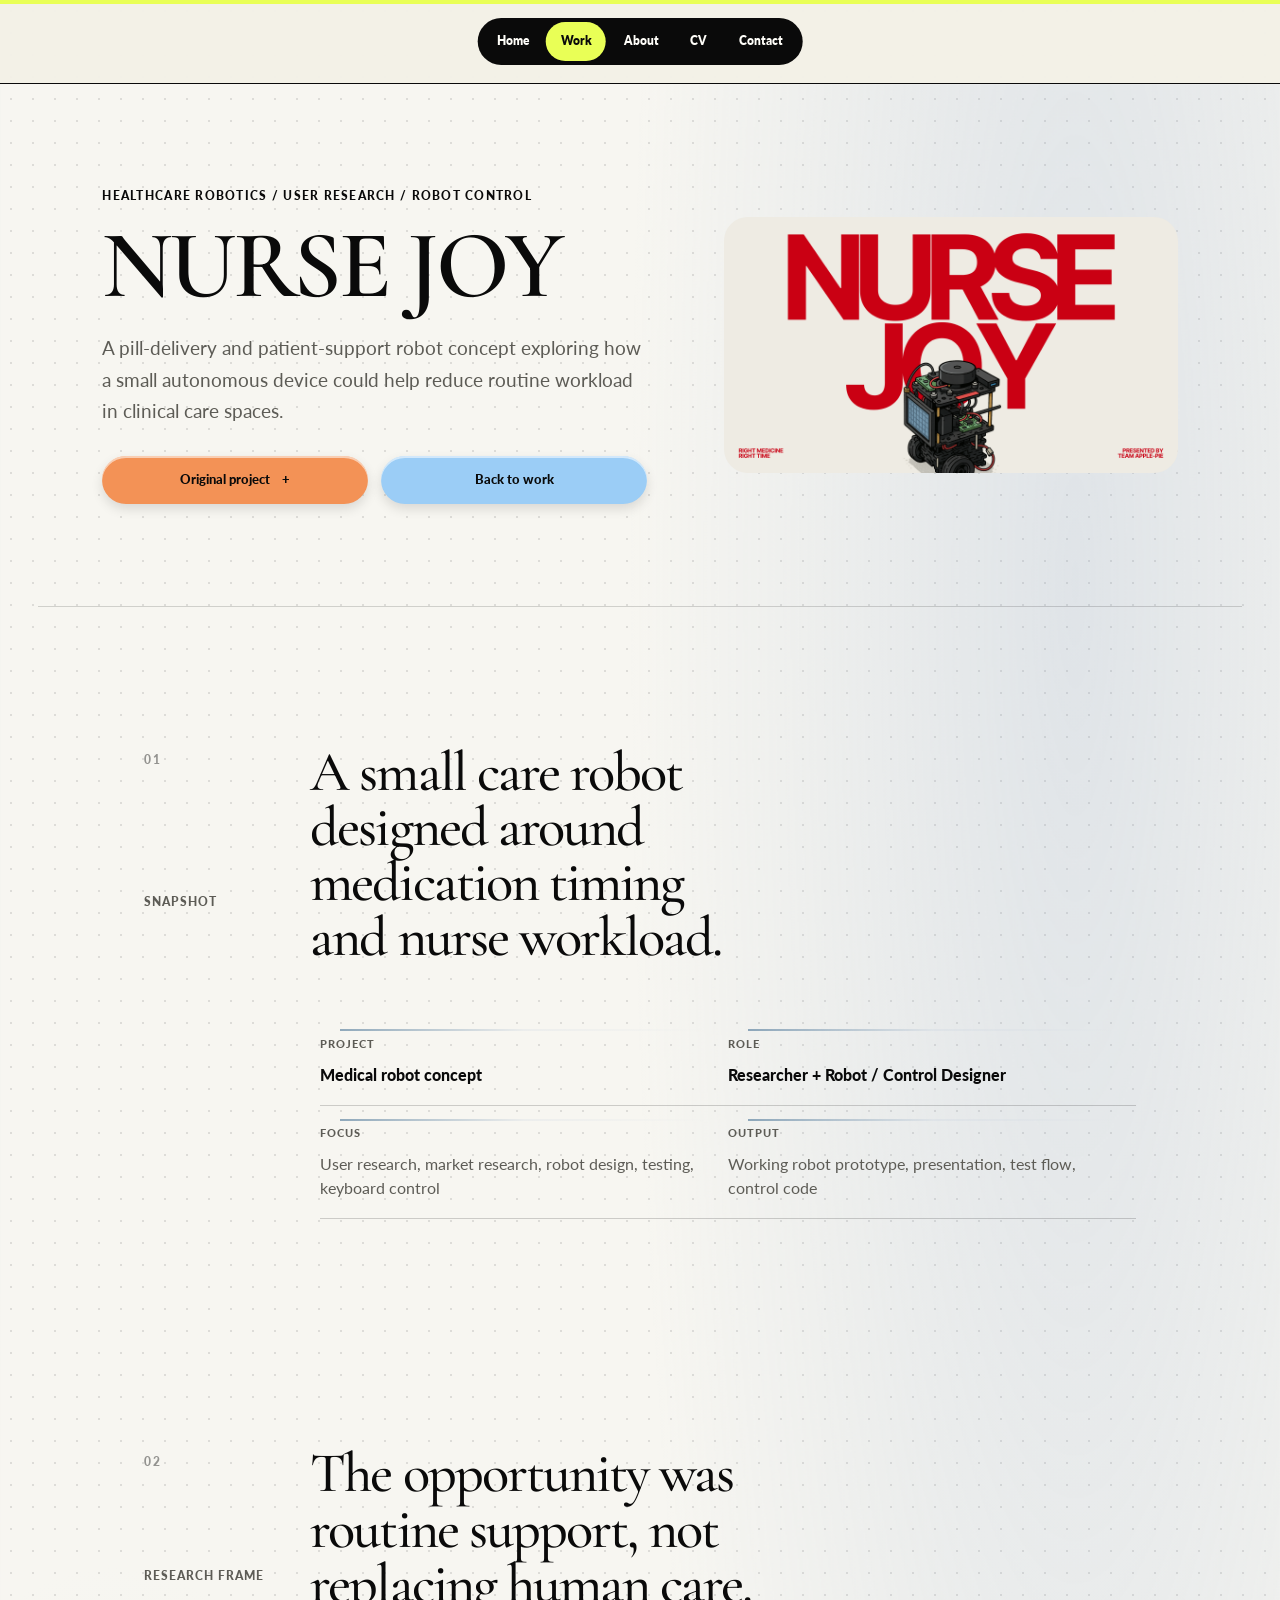
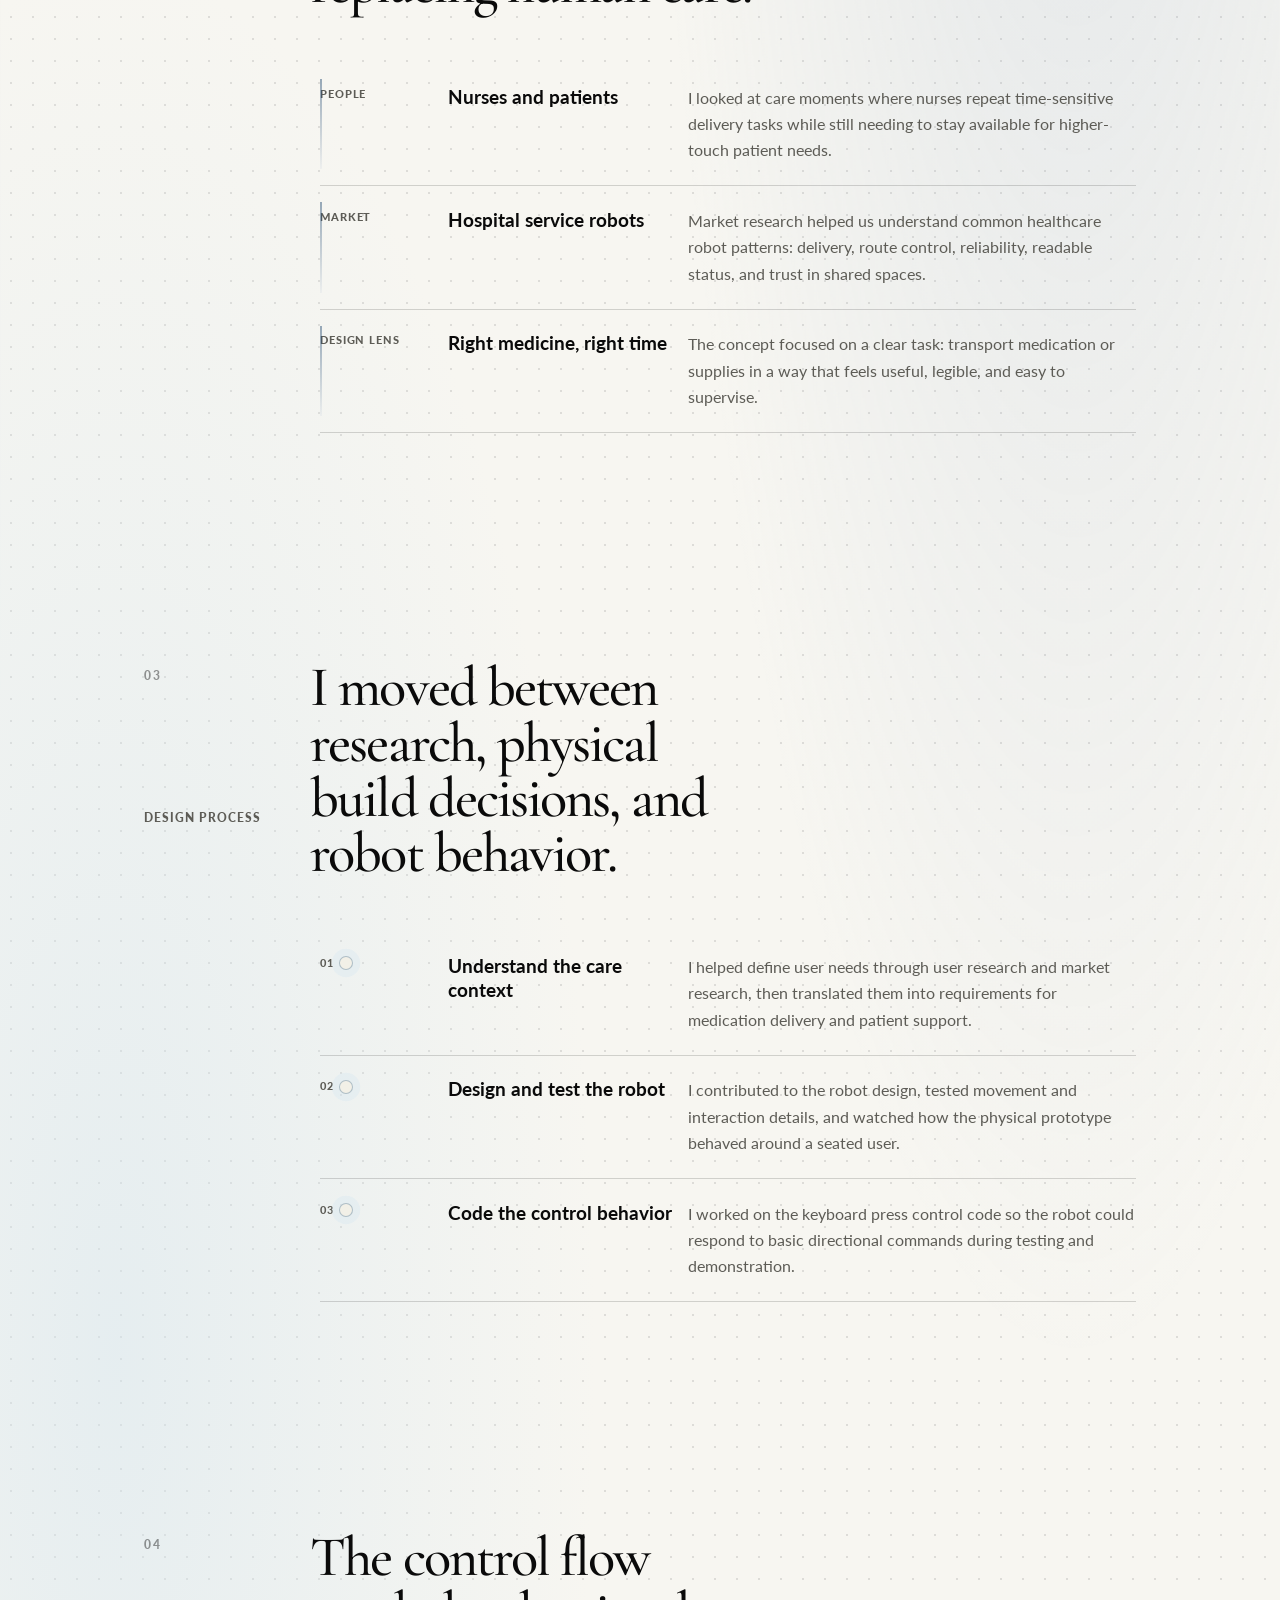
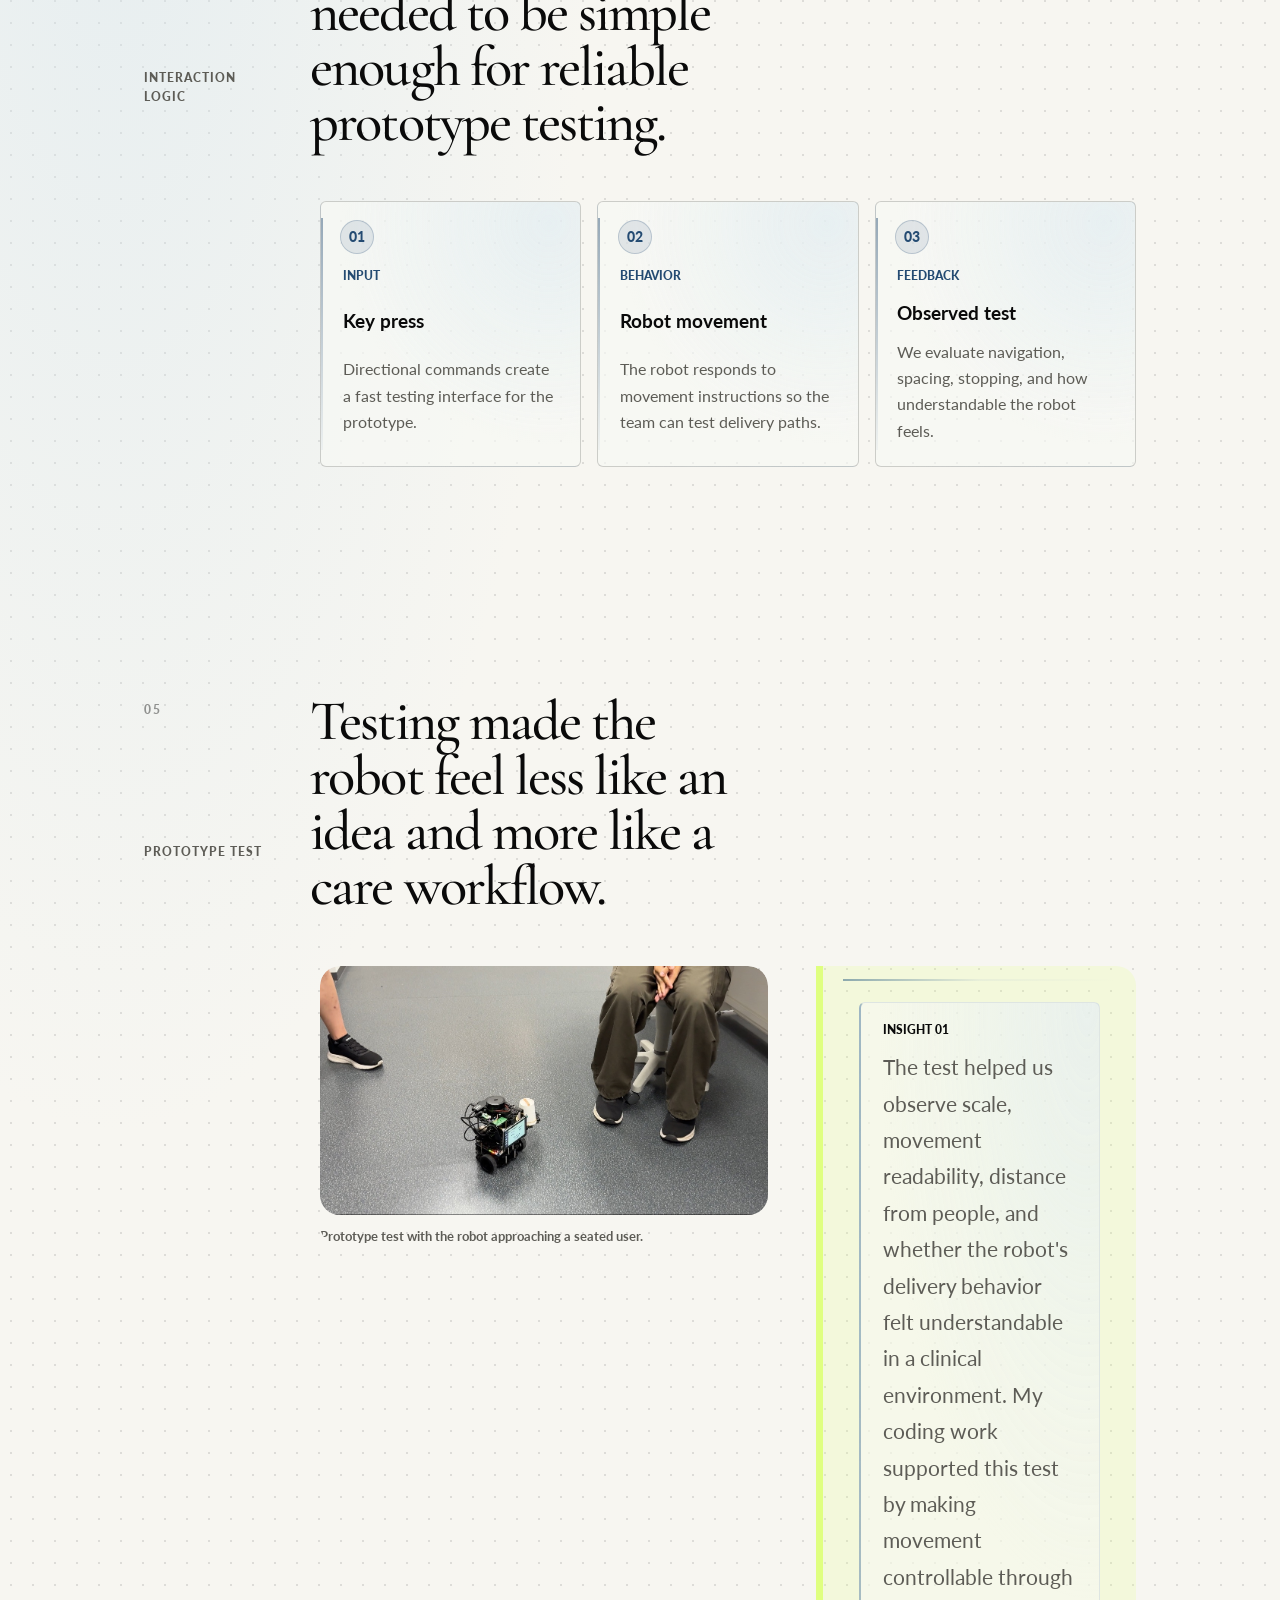
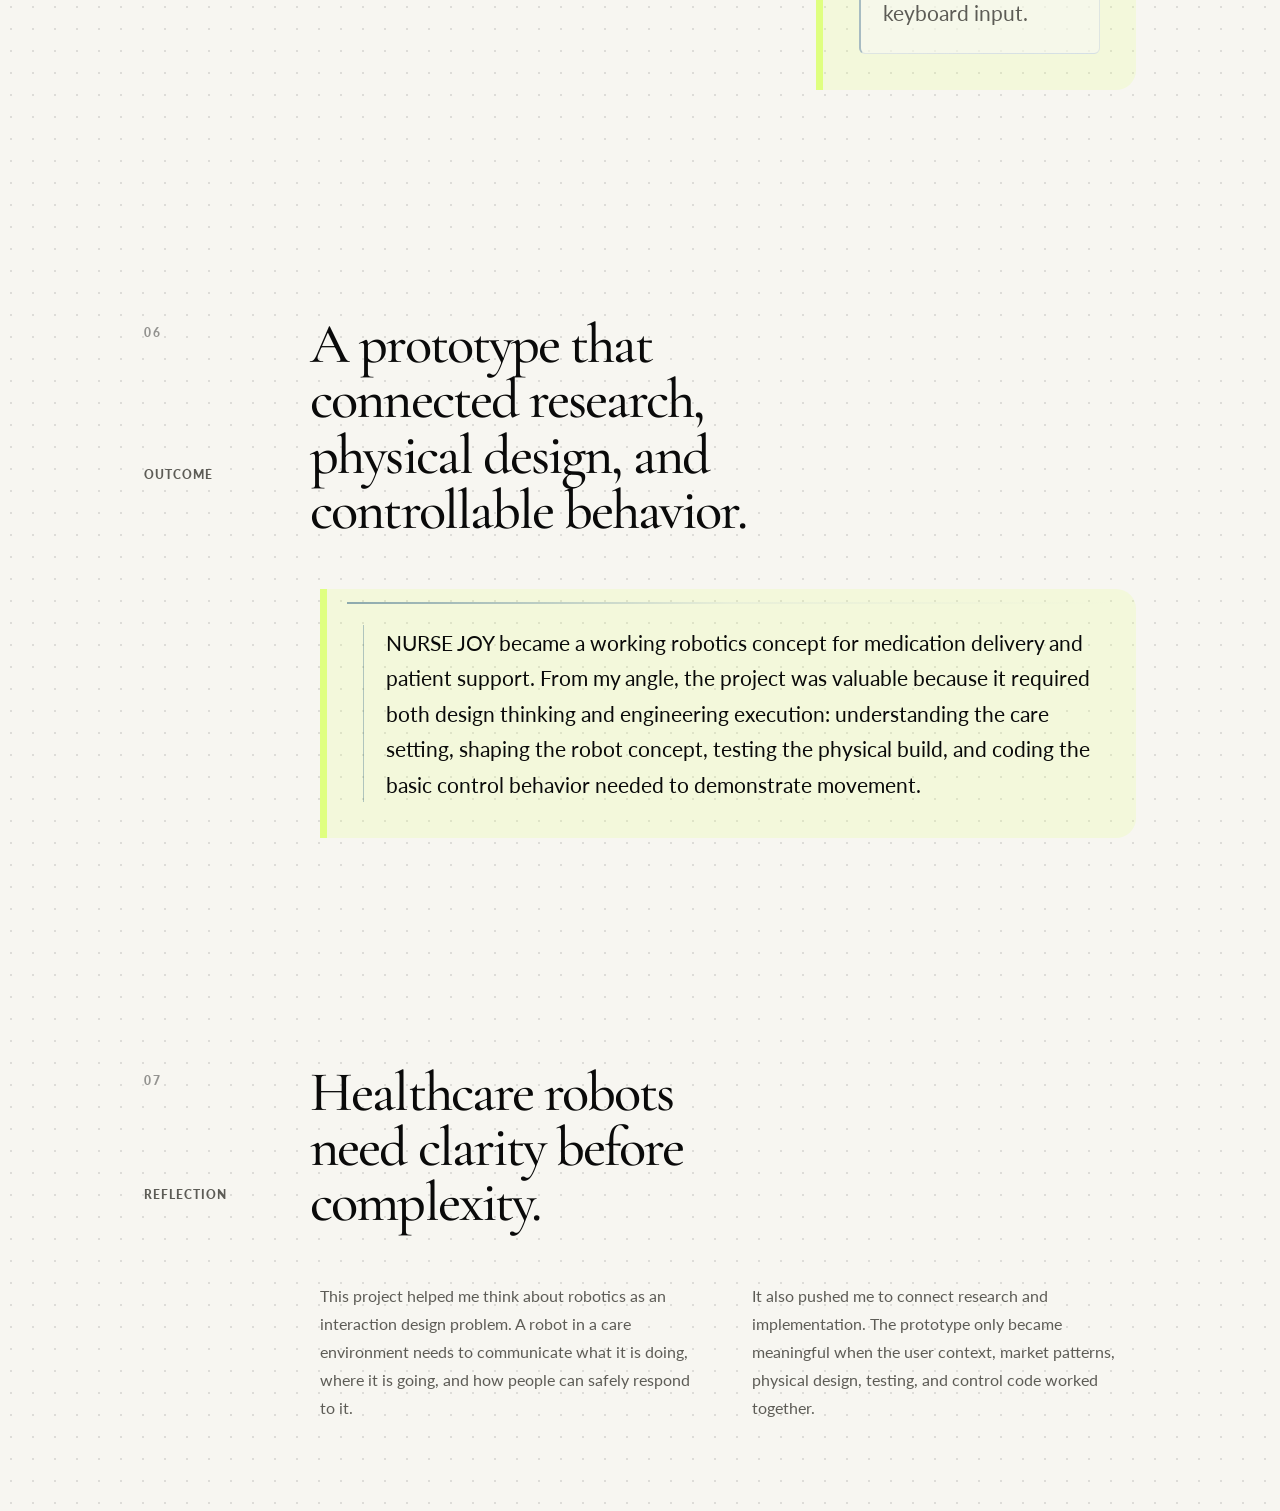
<file: work/nurse-joy/index.html>
<!DOCTYPE html>
<html lang="en">
  <head>
    <meta charset="UTF-8" />
    <meta name="viewport" content="width=device-width, initial-scale=1.0" />
    <meta
      name="description"
      content="NURSE JOY case study by Grace Zhang, a medical robotics project focused on research, robot design, testing, and keyboard-controlled movement."
    />
    <title>NURSE JOY Case Study | Grace Zhang</title>
    <link rel="preconnect" href="https://fonts.googleapis.com" />
    <link rel="preconnect" href="https://fonts.gstatic.com" crossorigin />
    <link
      href="https://fonts.googleapis.com/css2?family=Cormorant+Garamond:wght@500;600&family=Lato:wght@400;700;900&display=swap"
      rel="stylesheet"
    />
    <link rel="stylesheet" href="../../assets/css/styles.css?v=centered-nav" />
    <link rel="stylesheet" href="../../assets/css/case-study-flow.css?v=20260829-2" />
  </head>
  <body data-page="work">
    <header class="site-header" data-header>
      <a class="brand magnetic" href="../../" aria-label="Grace Zhang home">Grace Zhang</a>
      <button class="nav-toggle" type="button" aria-label="Open navigation" aria-expanded="false">
        <span></span>
        <span></span>
      </button>
      <nav class="site-nav" aria-label="Primary navigation">
        <a class="magnetic" data-page="home" href="../../">Home</a>
        <a class="active magnetic" data-page="work" href="../">Work</a>
        <a class="magnetic" data-page="background" href="../../background/">About</a>
        <a class="magnetic cv-link" href="https://drive.google.com/file/d/1BgOZyWzRp2huGbWD6j_0cbPHvgiSNk0w/view?usp=sharing" target="_blank" rel="noopener noreferrer" aria-label="View Grace Zhang’s CV on Google Drive">CV</a>
        <a class="magnetic" data-page="contact" href="../../contact/">Contact</a>
      </nav>
    </header>

    <main>
      <article class="case-study nurse-case">
        <section class="case-hero nurse-hero section-shell">
          <div class="case-hero-copy reveal">
            <p class="eyebrow">Healthcare Robotics / User Research / Robot Control</p>
            <h1 class="page-title">NURSE JOY</h1>
            <p class="lede">
              A pill-delivery and patient-support robot concept exploring how a small autonomous
              device could help reduce routine workload in clinical care spaces.
            </p>
            <div class="hero-actions">
              <a
                class="button primary magnetic nurse-button"
                href="https://nursejoy.my.canva.site/"
                target="_blank"
                rel="noreferrer"
              >
                Original project
                <span aria-hidden="true">+</span>
              </a>
              <a class="button ghost magnetic" href="../">Back to work</a>
            </div>
          </div>
          <figure class="case-photo hero-photo nurse-hero-photo reveal">
            <img
              src="../../assets/images/nurse-joy/nurse-joy-presentation.png"
              alt="NURSE JOY final presentation cover with robot illustration and project title"
            />
          </figure>
        </section>

        <section class="case-section section-shell reveal" aria-labelledby="nurse-snapshot">
          <div class="case-section-heading">
            <p class="eyebrow">Snapshot</p>
            <h2 id="nurse-snapshot">A small care robot designed around medication timing and nurse workload.</h2>
          </div>
          <div class="case-summary-grid compact-summary">
            <article>
              <span>Project</span>
              <p>Medical robot concept</p>
            </article>
            <article>
              <span>Role</span>
              <p>Researcher + Robot / Control Designer</p>
            </article>
            <article>
              <span>Focus</span>
              <p>User research, market research, robot design, testing, keyboard control</p>
            </article>
            <article>
              <span>Output</span>
              <p>Working robot prototype, presentation, test flow, control code</p>
            </article>
          </div>
        </section>

        <section class="case-section section-shell reveal" aria-labelledby="nurse-research">
          <div class="case-section-heading">
            <p class="eyebrow">Research frame</p>
            <h2 id="nurse-research">The opportunity was routine support, not replacing human care.</h2>
          </div>
          <div class="research-board">
            <article>
              <span>People</span>
              <h3>Nurses and patients</h3>
              <p>
                I looked at care moments where nurses repeat time-sensitive delivery tasks while
                still needing to stay available for higher-touch patient needs.
              </p>
            </article>
            <article>
              <span>Market</span>
              <h3>Hospital service robots</h3>
              <p>
                Market research helped us understand common healthcare robot patterns: delivery,
                route control, reliability, readable status, and trust in shared spaces.
              </p>
            </article>
            <article>
              <span>Design lens</span>
              <h3>Right medicine, right time</h3>
              <p>
                The concept focused on a clear task: transport medication or supplies in a way
                that feels useful, legible, and easy to supervise.
              </p>
            </article>
          </div>
        </section>

        <section class="case-section section-shell reveal" aria-labelledby="nurse-process">
          <div class="case-section-heading">
            <p class="eyebrow">Design process</p>
            <h2 id="nurse-process">I moved between research, physical build decisions, and robot behavior.</h2>
          </div>
          <div class="process-strip">
            <article>
              <span>01</span>
              <h3>Understand the care context</h3>
              <p>
                I helped define user needs through user research and market research, then
                translated them into requirements for medication delivery and patient support.
              </p>
            </article>
            <article>
              <span>02</span>
              <h3>Design and test the robot</h3>
              <p>
                I contributed to the robot design, tested movement and interaction details, and
                watched how the physical prototype behaved around a seated user.
              </p>
            </article>
            <article>
              <span>03</span>
              <h3>Code the control behavior</h3>
              <p>
                I worked on the keyboard press control code so the robot could respond to basic
                directional commands during testing and demonstration.
              </p>
            </article>
          </div>
        </section>

        <section class="case-section section-shell reveal" aria-labelledby="nurse-control">
          <div class="case-section-heading">
            <p class="eyebrow">Interaction logic</p>
            <h2 id="nurse-control">The control flow needed to be simple enough for reliable prototype testing.</h2>
          </div>
          <div class="control-system">
            <div class="control-card">
              <span>Input</span>
              <strong>Key press</strong>
              <p>Directional commands create a fast testing interface for the prototype.</p>
            </div>
            <div class="control-card">
              <span>Behavior</span>
              <strong>Robot movement</strong>
              <p>The robot responds to movement instructions so the team can test delivery paths.</p>
            </div>
            <div class="control-card">
              <span>Feedback</span>
              <strong>Observed test</strong>
              <p>We evaluate navigation, spacing, stopping, and how understandable the robot feels.</p>
            </div>
          </div>
        </section>

        <section class="case-section section-shell reveal" aria-labelledby="nurse-testing">
          <div class="case-section-heading">
            <p class="eyebrow">Prototype test</p>
            <h2 id="nurse-testing">Testing made the robot feel less like an idea and more like a care workflow.</h2>
          </div>
          <div class="case-text-columns test-visual-pair">
            <figure class="case-photo">
              <img
                src="../../assets/images/nurse-joy/nurse-joy-testing.png"
                alt="NURSE JOY robot prototype being tested near a seated participant in a clinical classroom space"
              />
              <figcaption>Prototype test with the robot approaching a seated user.</figcaption>
            </figure>
            <div class="case-callout">
              <p>
                The test helped us observe scale, movement readability, distance from people,
                and whether the robot's delivery behavior felt understandable in a clinical
                environment. My coding work supported this test by making movement controllable
                through keyboard input.
              </p>
            </div>
          </div>
        </section>

        <section class="case-section section-shell reveal" aria-labelledby="nurse-outcome">
          <div class="case-section-heading">
            <p class="eyebrow">Outcome</p>
            <h2 id="nurse-outcome">A prototype that connected research, physical design, and controllable behavior.</h2>
          </div>
          <div class="case-callout">
            <p>
              NURSE JOY became a working robotics concept for medication delivery and patient
              support. From my angle, the project was valuable because it required both design
              thinking and engineering execution: understanding the care setting, shaping the
              robot concept, testing the physical build, and coding the basic control behavior
              needed to demonstrate movement.
            </p>
          </div>
        </section>

        <section class="case-section section-shell reveal" aria-labelledby="nurse-reflection">
          <div class="case-section-heading">
            <p class="eyebrow">Reflection</p>
            <h2 id="nurse-reflection">Healthcare robots need clarity before complexity.</h2>
          </div>
          <div class="case-text-columns">
            <p>
              This project helped me think about robotics as an interaction design problem. A
              robot in a care environment needs to communicate what it is doing, where it is
              going, and how people can safely respond to it.
            </p>
            <p>
              It also pushed me to connect research and implementation. The prototype only became
              meaningful when the user context, market patterns, physical design, testing, and
              control code worked together.
            </p>
          </div>
        </section>
      </article>
    </main>

    <script src="../../assets/js/script.js"></script>
  </body>
</html>
</file>
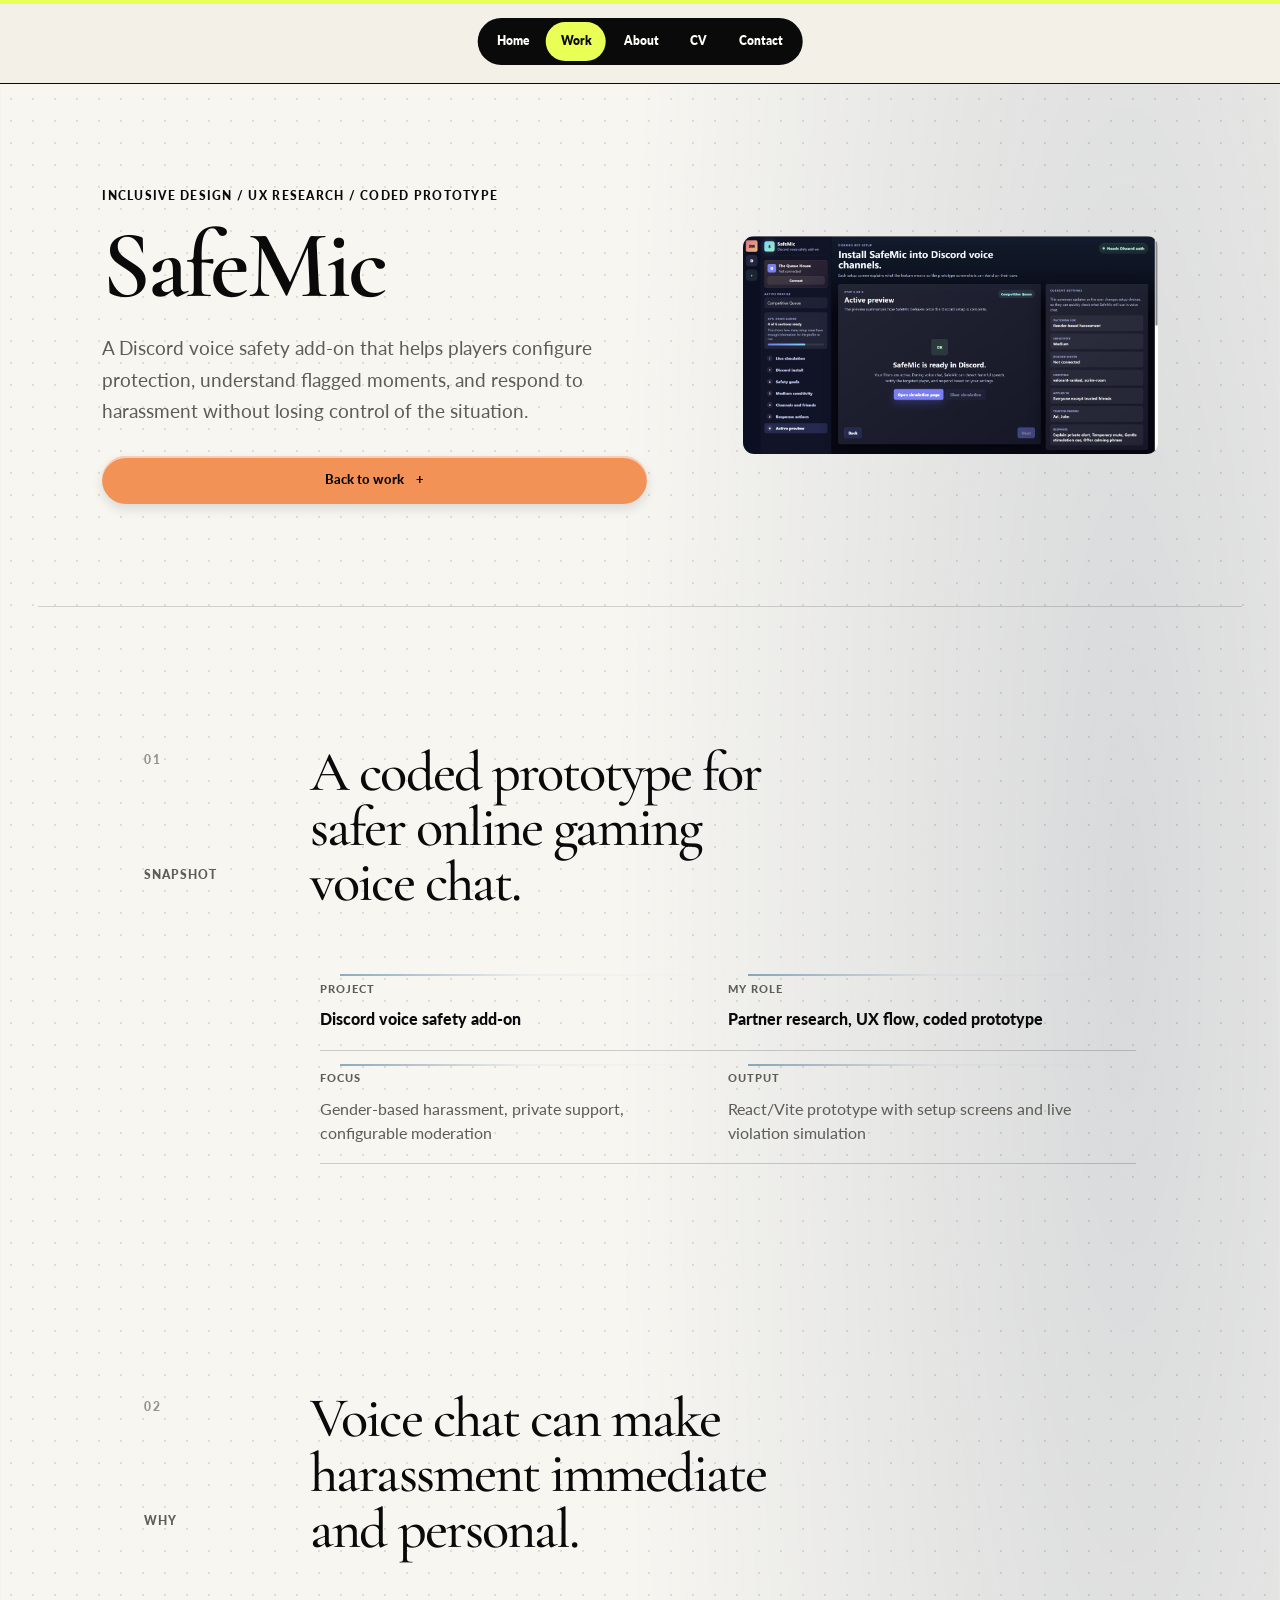
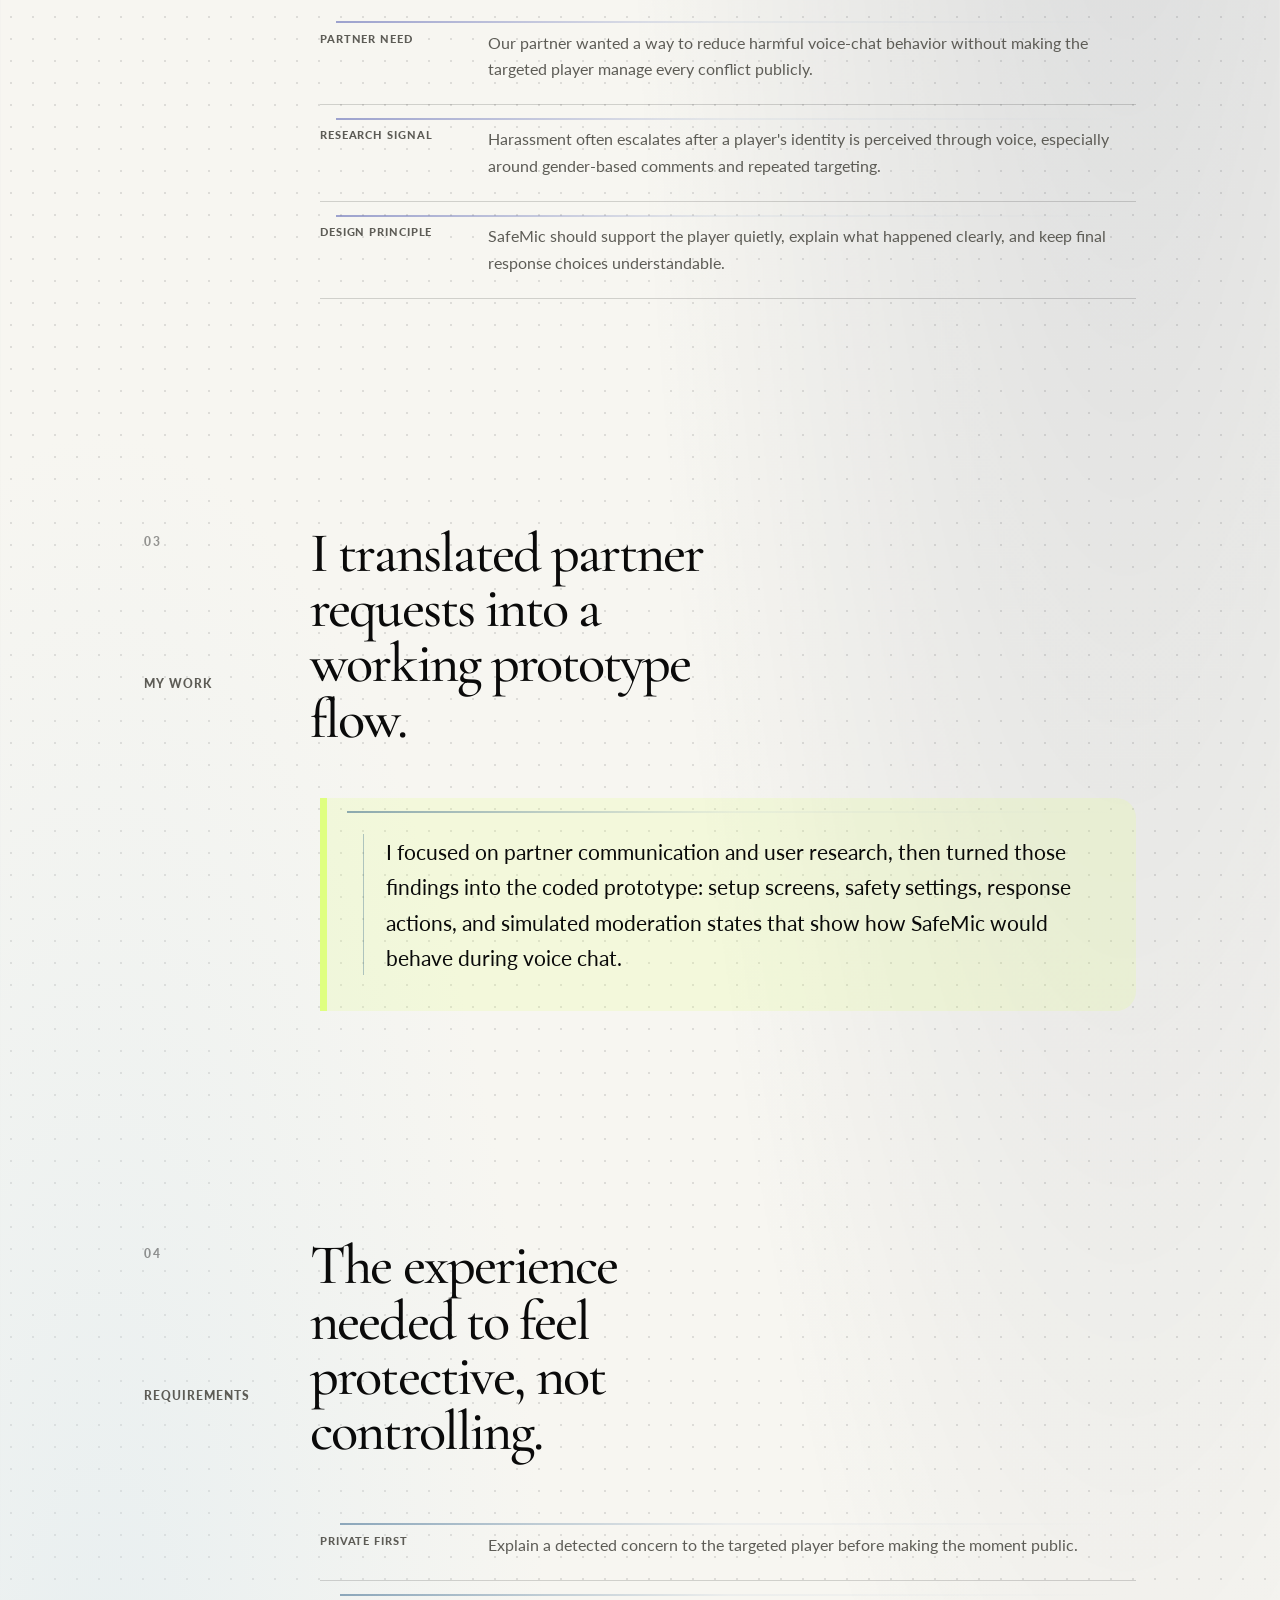
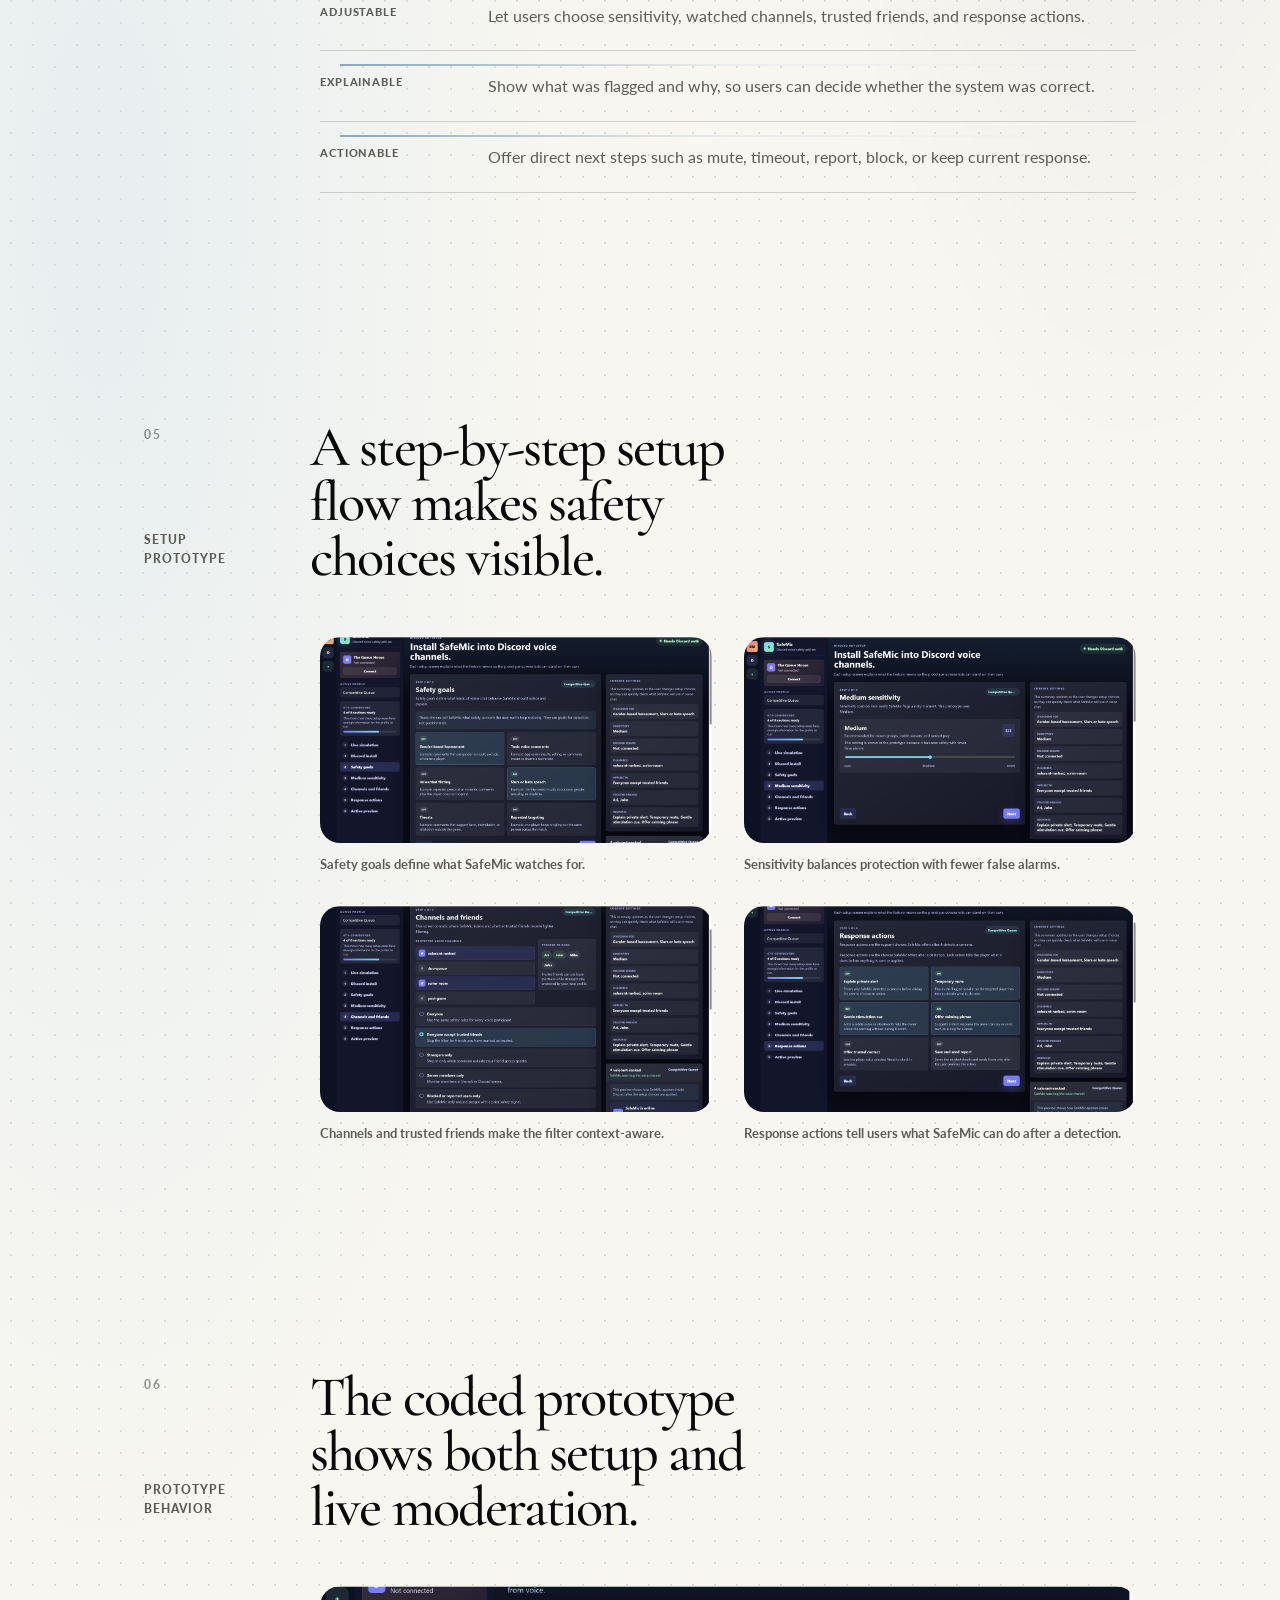
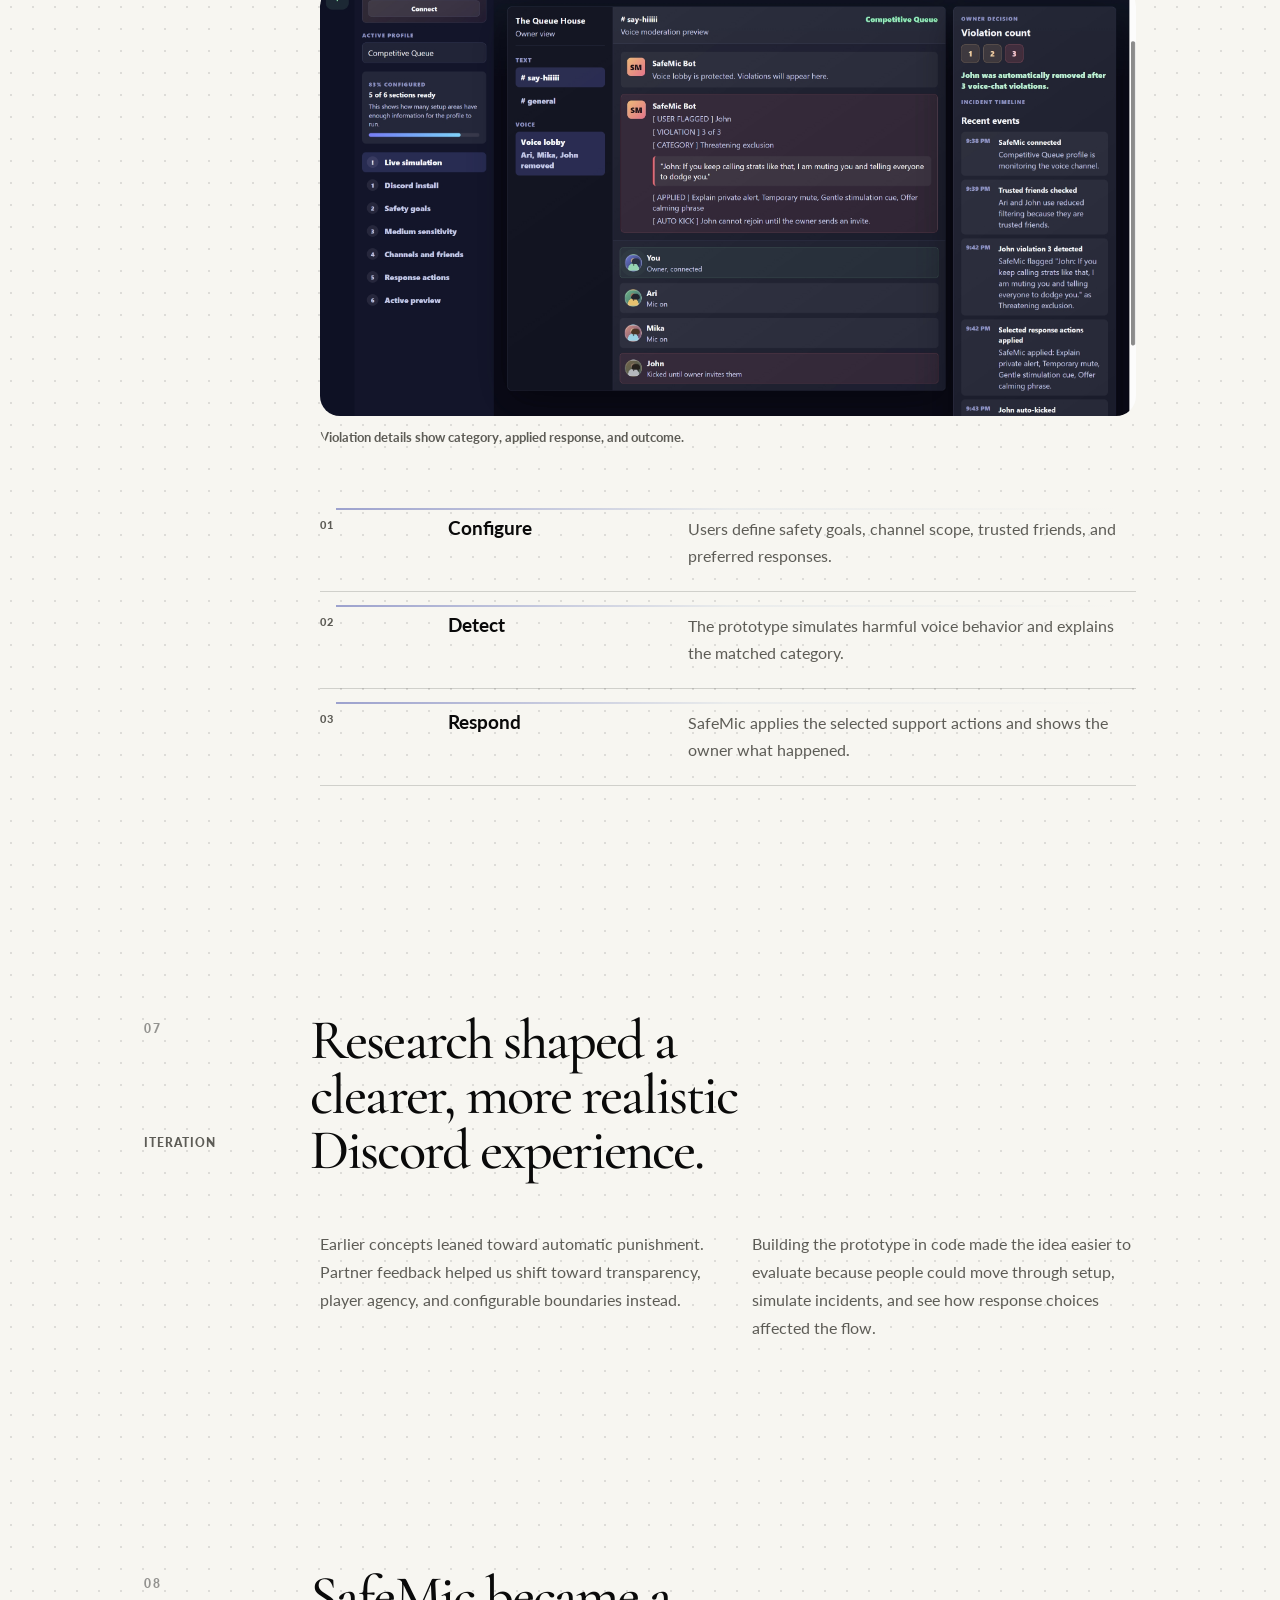
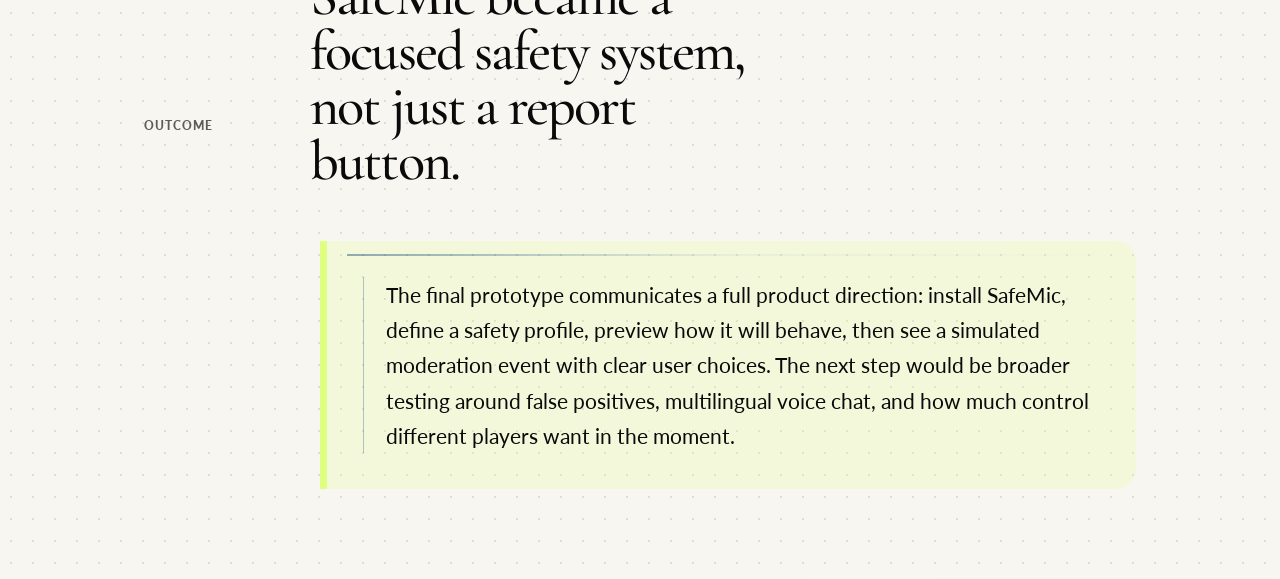
<file: work/safemic/index.html>
<!DOCTYPE html>
<html lang="en">
  <head>
    <meta charset="UTF-8" />
    <meta name="viewport" content="width=device-width, initial-scale=1.0" />
    <meta
      name="description"
      content="SafeMic case study by Grace Zhang, an inclusive design project for safer online gaming voice chat."
    />
    <title>SafeMic Case Study | Grace Zhang</title>
    <link rel="preconnect" href="https://fonts.googleapis.com" />
    <link rel="preconnect" href="https://fonts.gstatic.com" crossorigin />
    <link
      href="https://fonts.googleapis.com/css2?family=Cormorant+Garamond:wght@500;600&family=Lato:wght@400;700;900&display=swap"
      rel="stylesheet"
    />
    <link rel="stylesheet" href="../../assets/css/styles.css?v=centered-nav" />
    <link rel="stylesheet" href="../../assets/css/case-study-flow.css?v=20260829-2" />
  </head>
  <body data-page="work">
    <header class="site-header" data-header>
      <a class="brand magnetic" href="../../" aria-label="Grace Zhang home">Grace Zhang</a>
      <button class="nav-toggle" type="button" aria-label="Open navigation" aria-expanded="false">
        <span></span>
        <span></span>
      </button>
      <nav class="site-nav" aria-label="Primary navigation">
        <a class="magnetic" data-page="home" href="../../">Home</a>
        <a class="active magnetic" data-page="work" href="../">Work</a>
        <a class="magnetic" data-page="background" href="../../background/">About</a>
        <a class="magnetic cv-link" href="https://drive.google.com/file/d/1BgOZyWzRp2huGbWD6j_0cbPHvgiSNk0w/view?usp=sharing" target="_blank" rel="noopener noreferrer" aria-label="View Grace Zhang’s CV on Google Drive">CV</a>
        <a class="magnetic" data-page="contact" href="../../contact/">Contact</a>
      </nav>
    </header>

    <main>
      <article class="case-study safemic-case">
        <section class="case-hero safemic-hero section-shell">
          <div class="case-hero-copy reveal">
            <p class="eyebrow">Inclusive Design / UX Research / Coded Prototype</p>
            <h1 class="page-title">SafeMic</h1>
            <p class="lede">
              A Discord voice safety add-on that helps players configure protection, understand
              flagged moments, and respond to harassment without losing control of the situation.
            </p>
            <div class="hero-actions">
              <a class="button primary magnetic" href="../">Back to work <span aria-hidden="true">+</span></a>
            </div>
          </div>
          <figure class="case-hero-visual visual-photo safemic-hero-photo reveal">
            <img
              src="../../assets/images/safemic/ready-page.png"
              alt="SafeMic active preview screen showing a Discord safety profile ready to run."
            />
          </figure>
        </section>

        <section class="case-section section-shell reveal" aria-labelledby="snapshot-heading">
          <div class="case-section-heading">
            <p class="eyebrow">Snapshot</p>
            <h2 id="snapshot-heading">A coded prototype for safer online gaming voice chat.</h2>
          </div>
          <div class="case-summary-grid compact-summary">
            <article>
              <span>Project</span>
              <p>Discord voice safety add-on</p>
            </article>
            <article>
              <span>My role</span>
              <p>Partner research, UX flow, coded prototype</p>
            </article>
            <article>
              <span>Focus</span>
              <p>Gender-based harassment, private support, configurable moderation</p>
            </article>
            <article>
              <span>Output</span>
              <p>React/Vite prototype with setup screens and live violation simulation</p>
            </article>
          </div>
        </section>

        <section class="case-section section-shell reveal" aria-labelledby="why-heading">
          <div class="case-section-heading">
            <p class="eyebrow">Why</p>
            <h2 id="why-heading">Voice chat can make harassment immediate and personal.</h2>
          </div>
          <div class="safemic-research-board">
            <article>
              <span>Partner need</span>
              <p>
                Our partner wanted a way to reduce harmful voice-chat behavior without making the
                targeted player manage every conflict publicly.
              </p>
            </article>
            <article>
              <span>Research signal</span>
              <p>
                Harassment often escalates after a player's identity is perceived through voice,
                especially around gender-based comments and repeated targeting.
              </p>
            </article>
            <article>
              <span>Design principle</span>
              <p>
                SafeMic should support the player quietly, explain what happened clearly, and keep
                final response choices understandable.
              </p>
            </article>
          </div>
        </section>

        <section class="case-section section-shell reveal" aria-labelledby="role-heading">
          <div class="case-section-heading">
            <p class="eyebrow">My work</p>
            <h2 id="role-heading">I translated partner requests into a working prototype flow.</h2>
          </div>
          <div class="case-callout safemic-role-callout">
            <p>
              I focused on partner communication and user research, then turned those findings into
              the coded prototype: setup screens, safety settings, response actions, and simulated
              moderation states that show how SafeMic would behave during voice chat.
            </p>
          </div>
        </section>

        <section class="case-section section-shell reveal" aria-labelledby="requirements-heading">
          <div class="case-section-heading">
            <p class="eyebrow">Requirements</p>
            <h2 id="requirements-heading">The experience needed to feel protective, not controlling.</h2>
          </div>
          <div class="interaction-list safemic-requirements">
            <article>
              <span>Private first</span>
              <p>Explain a detected concern to the targeted player before making the moment public.</p>
            </article>
            <article>
              <span>Adjustable</span>
              <p>Let users choose sensitivity, watched channels, trusted friends, and response actions.</p>
            </article>
            <article>
              <span>Explainable</span>
              <p>Show what was flagged and why, so users can decide whether the system was correct.</p>
            </article>
            <article>
              <span>Actionable</span>
              <p>Offer direct next steps such as mute, timeout, report, block, or keep current response.</p>
            </article>
          </div>
        </section>

        <section class="case-section section-shell reveal" aria-labelledby="setup-heading">
          <div class="case-section-heading">
            <p class="eyebrow">Setup prototype</p>
            <h2 id="setup-heading">A step-by-step setup flow makes safety choices visible.</h2>
          </div>
          <div class="image-scroll-gallery safemic-gallery">
            <figure class="case-photo">
              <img
                src="../../assets/images/safemic/safety-goals.png"
                alt="SafeMic safety goals setup screen with selectable harassment and hate speech categories."
              />
              <figcaption>Safety goals define what SafeMic watches for.</figcaption>
            </figure>
            <figure class="case-photo">
              <img
                src="../../assets/images/safemic/sensitivity-level.png"
                alt="SafeMic sensitivity setup screen with a medium sensitivity slider."
              />
              <figcaption>Sensitivity balances protection with fewer false alarms.</figcaption>
            </figure>
            <figure class="case-photo">
              <img
                src="../../assets/images/safemic/channels-friends.png"
                alt="SafeMic channels and friends setup screen with trusted friends and protected voice channels."
              />
              <figcaption>Channels and trusted friends make the filter context-aware.</figcaption>
            </figure>
            <figure class="case-photo">
              <img
                src="../../assets/images/safemic/response-actions.png"
                alt="SafeMic response actions setup screen with private alert, mute, stimulation cue, and calming phrase options."
              />
              <figcaption>Response actions tell users what SafeMic can do after a detection.</figcaption>
            </figure>
          </div>
        </section>

        <section class="case-section section-shell reveal" aria-labelledby="prototype-heading">
          <div class="case-section-heading">
            <p class="eyebrow">Prototype behavior</p>
            <h2 id="prototype-heading">The coded prototype shows both setup and live moderation.</h2>
          </div>
          <div class="safemic-prototype-grid">
            <figure class="case-photo safemic-primary-shot">
              <img
                src="../../assets/images/safemic/violation-details.png"
                alt="SafeMic owner simulation showing a violation detail card and incident timeline."
              />
              <figcaption>Violation details show category, applied response, and outcome.</figcaption>
            </figure>
            <div class="safemic-flow">
              <article>
                <span>01</span>
                <h3>Configure</h3>
                <p>Users define safety goals, channel scope, trusted friends, and preferred responses.</p>
              </article>
              <article>
                <span>02</span>
                <h3>Detect</h3>
                <p>The prototype simulates harmful voice behavior and explains the matched category.</p>
              </article>
              <article>
                <span>03</span>
                <h3>Respond</h3>
                <p>SafeMic applies the selected support actions and shows the owner what happened.</p>
              </article>
            </div>
          </div>
        </section>

        <section class="case-section section-shell reveal" aria-labelledby="testing-heading">
          <div class="case-section-heading">
            <p class="eyebrow">Iteration</p>
            <h2 id="testing-heading">Research shaped a clearer, more realistic Discord experience.</h2>
          </div>
          <div class="case-text-columns">
            <p>
              Earlier concepts leaned toward automatic punishment. Partner feedback helped us shift
              toward transparency, player agency, and configurable boundaries instead.
            </p>
            <p>
              Building the prototype in code made the idea easier to evaluate because people could
              move through setup, simulate incidents, and see how response choices affected the flow.
            </p>
          </div>
        </section>

        <section class="case-section section-shell reveal" aria-labelledby="outcome-heading">
          <div class="case-section-heading">
            <p class="eyebrow">Outcome</p>
            <h2 id="outcome-heading">SafeMic became a focused safety system, not just a report button.</h2>
          </div>
          <div class="case-callout safemic-outcome">
            <p>
              The final prototype communicates a full product direction: install SafeMic, define a
              safety profile, preview how it will behave, then see a simulated moderation event with
              clear user choices. The next step would be broader testing around false positives,
              multilingual voice chat, and how much control different players want in the moment.
            </p>
          </div>
        </section>
      </article>
    </main>

    <script src="../../assets/js/script.js"></script>
  </body>
</html>
</file>
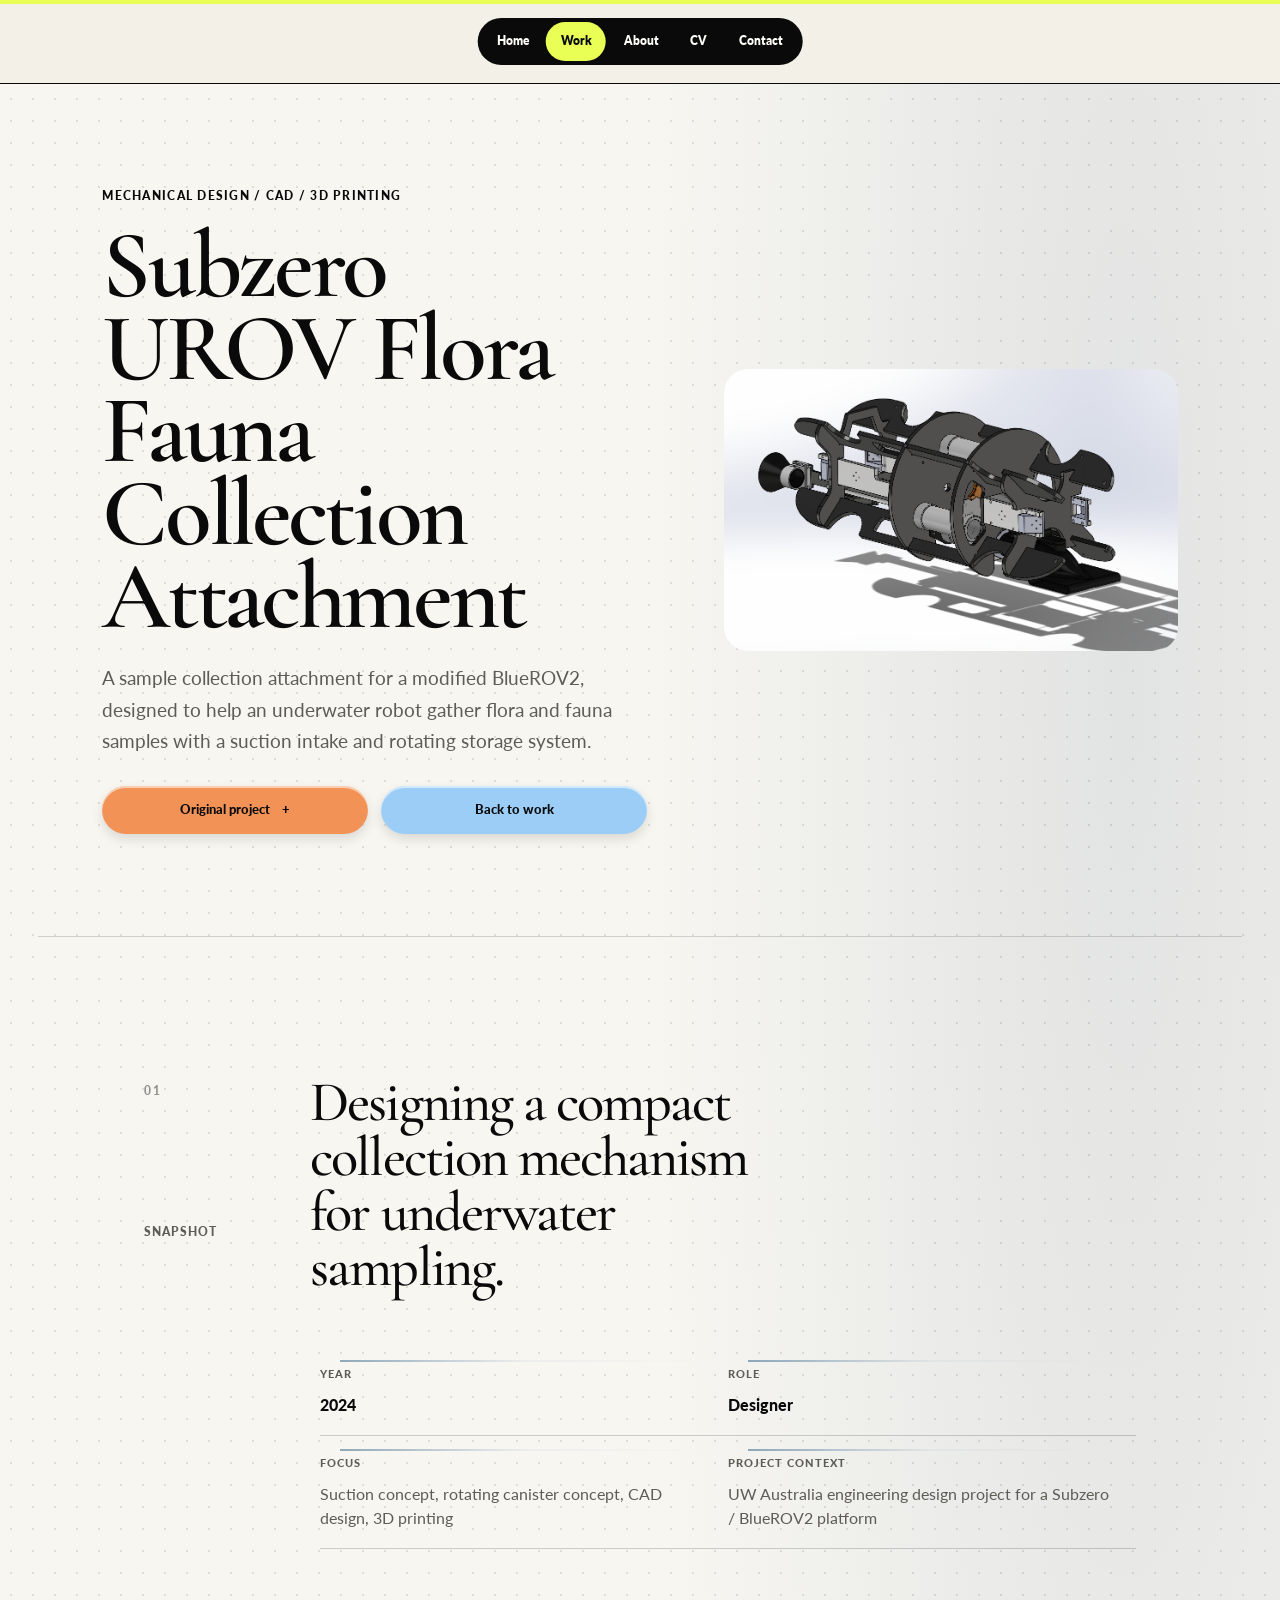
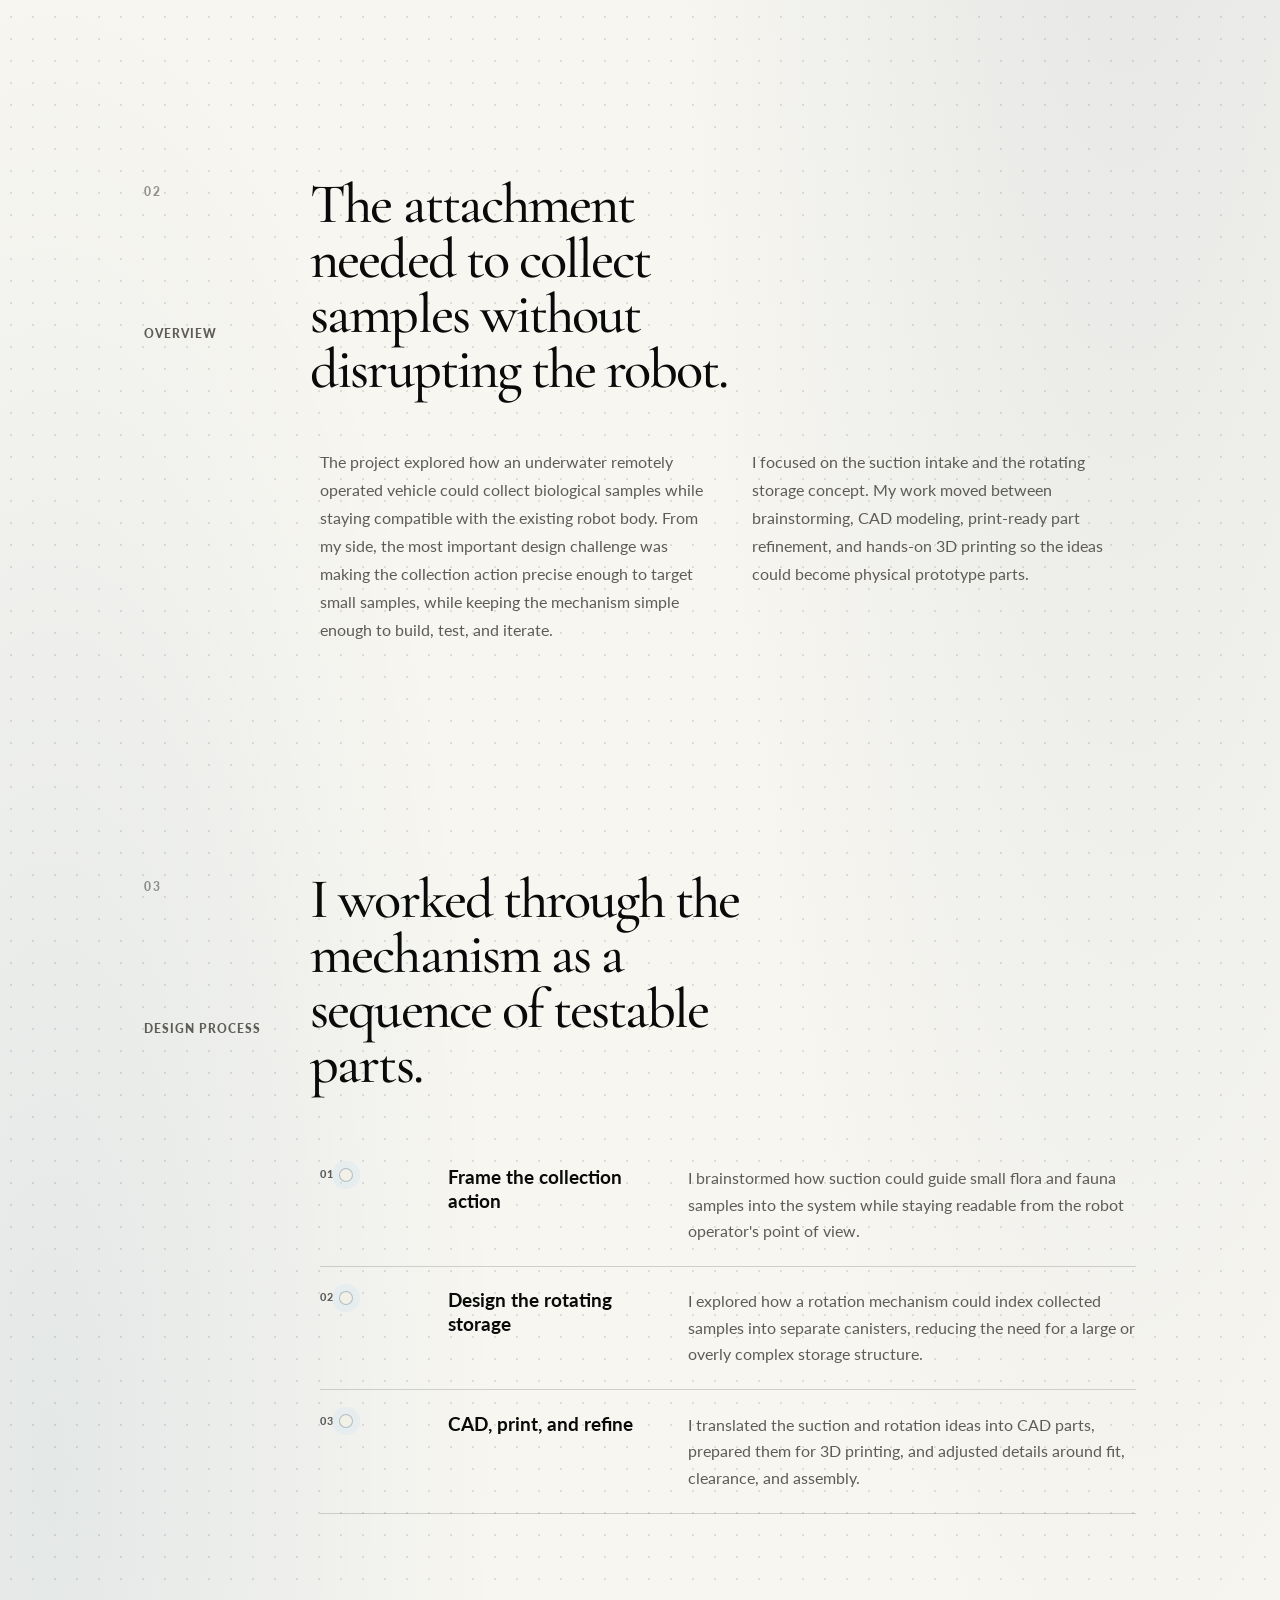
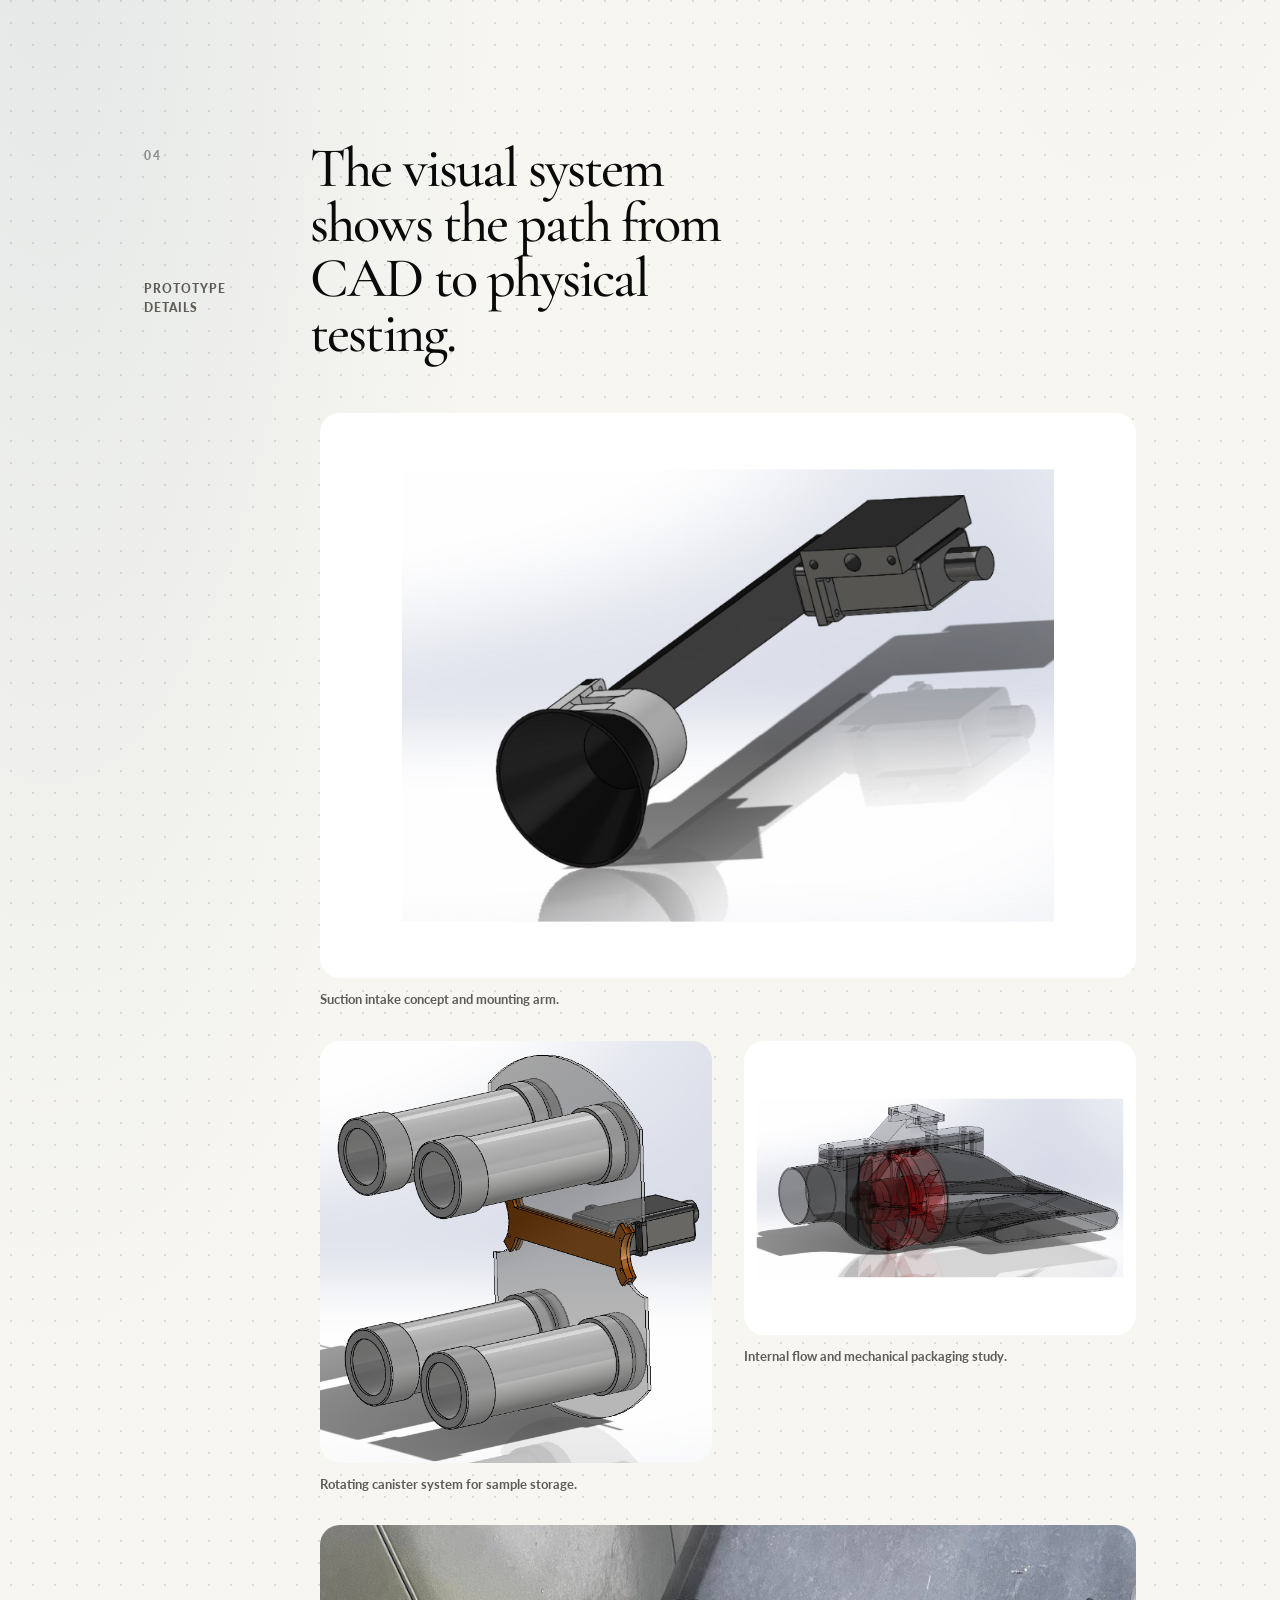
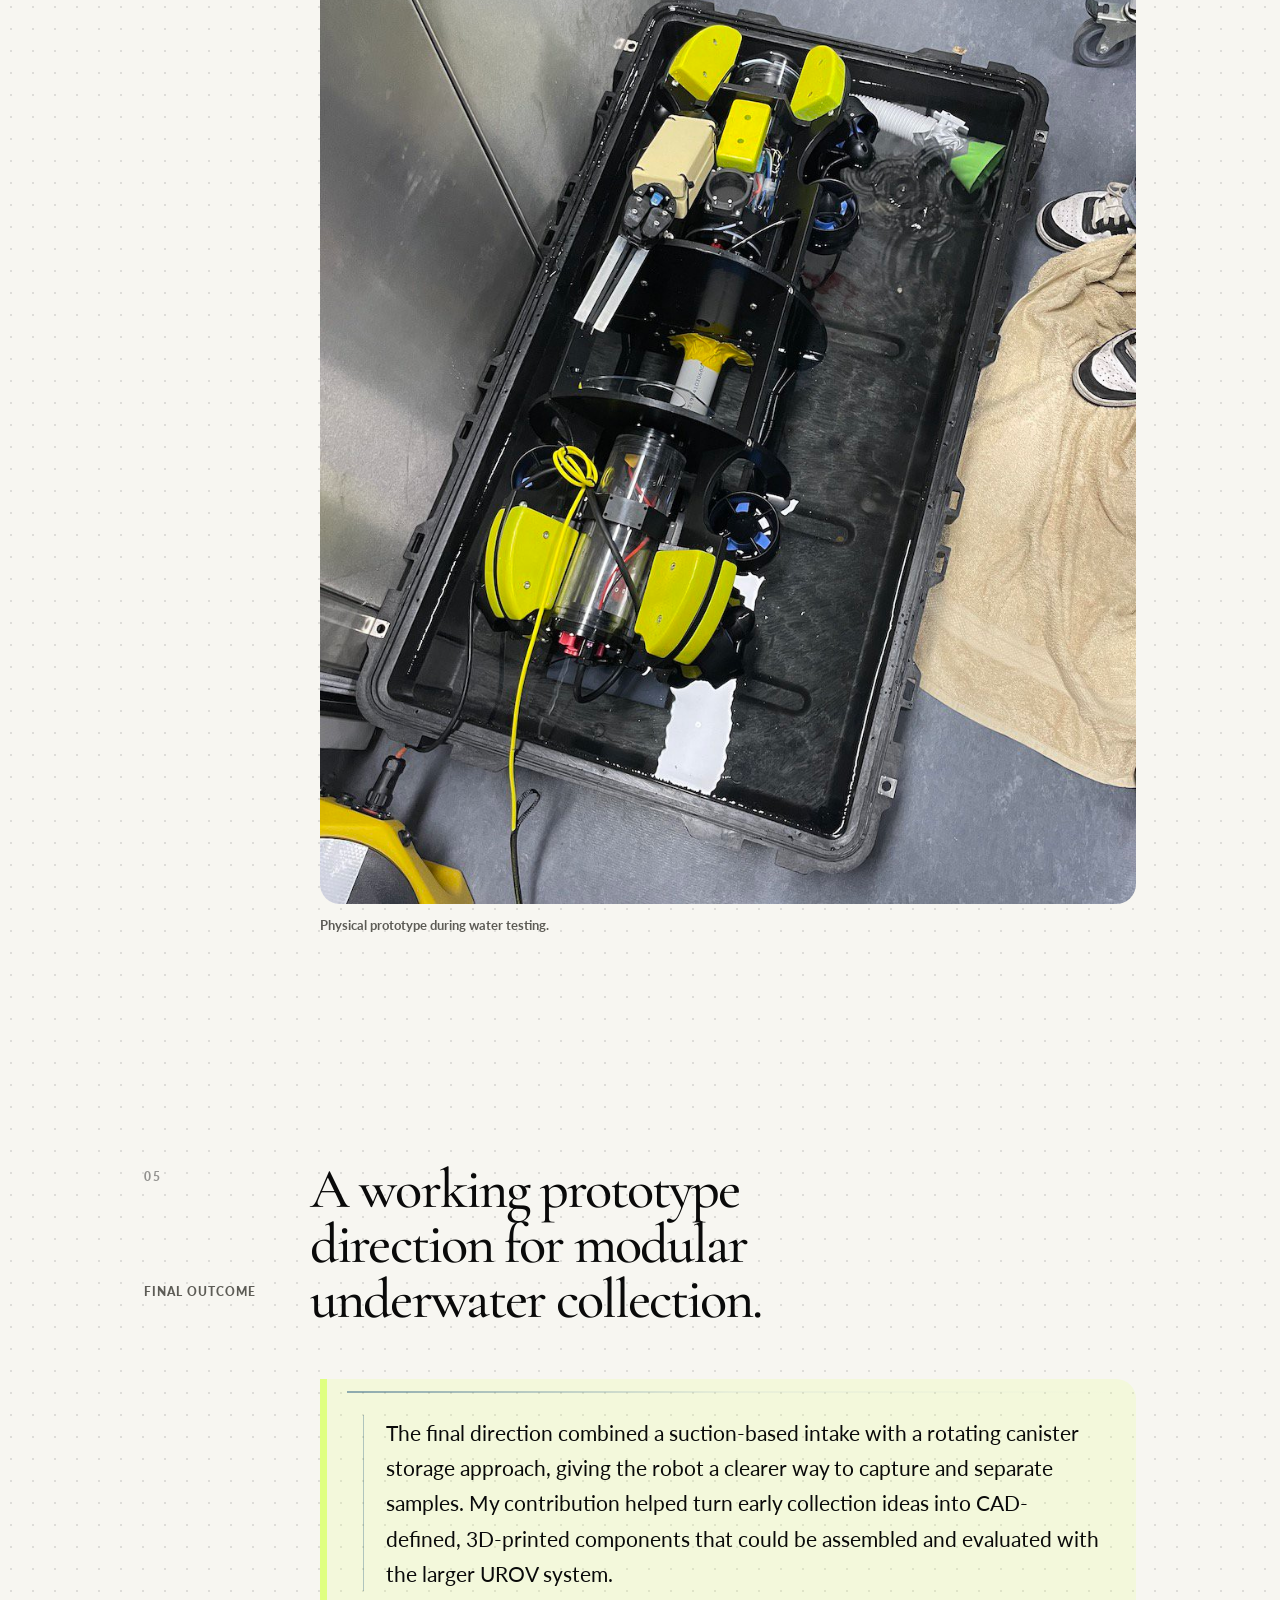
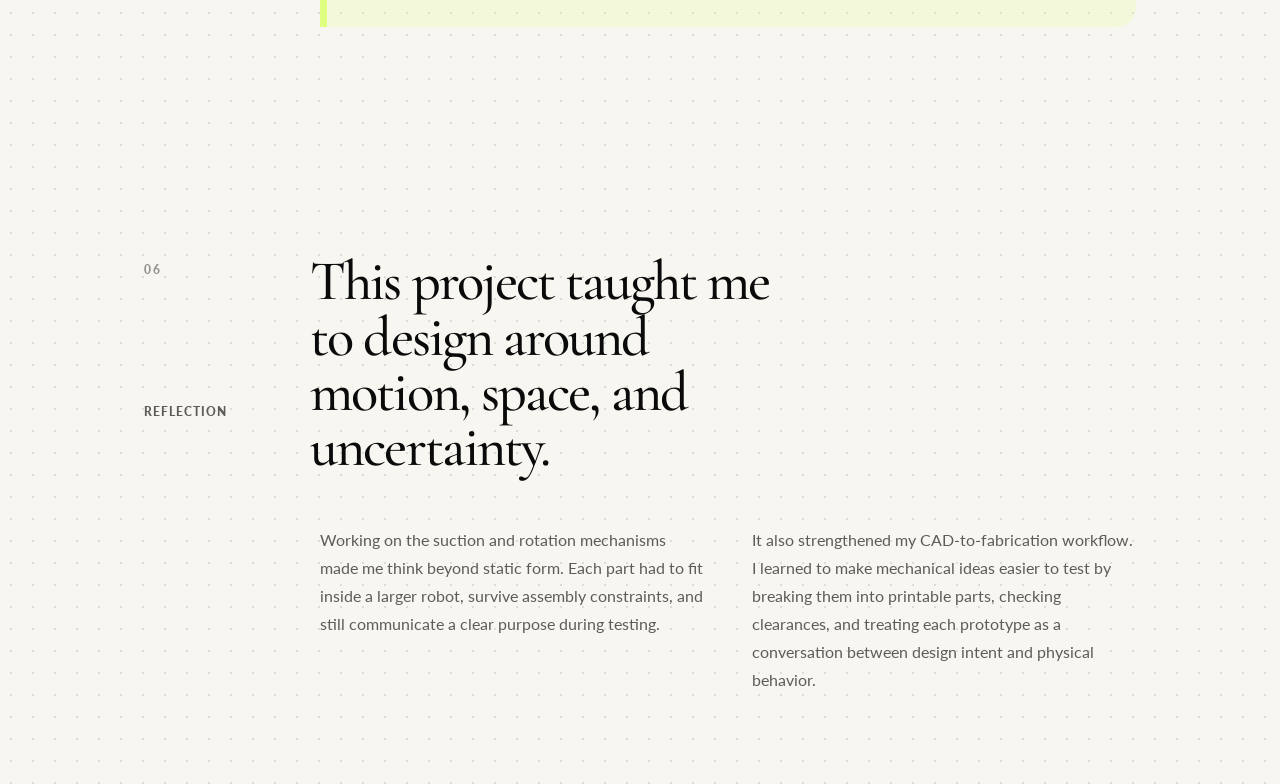
<file: work/subzero/index.html>
<!DOCTYPE html>
<html lang="en">
  <head>
    <meta charset="UTF-8" />
    <meta name="viewport" content="width=device-width, initial-scale=1.0" />
    <meta
      name="description"
      content="Subzero UROV Flora Fauna Collection Attachment case study by Grace Zhang."
    />
    <title>Subzero UROV Case Study | Grace Zhang</title>
    <link rel="preconnect" href="https://fonts.googleapis.com" />
    <link rel="preconnect" href="https://fonts.gstatic.com" crossorigin />
    <link
      href="https://fonts.googleapis.com/css2?family=Cormorant+Garamond:wght@500;600&family=Lato:wght@400;700;900&display=swap"
      rel="stylesheet"
    />
    <link rel="stylesheet" href="../../assets/css/styles.css?v=centered-nav" />
    <link rel="stylesheet" href="../../assets/css/case-study-flow.css?v=20260829-2" />
  </head>
  <body data-page="work">
    <header class="site-header" data-header>
      <a class="brand magnetic" href="../../" aria-label="Grace Zhang home">Grace Zhang</a>
      <button class="nav-toggle" type="button" aria-label="Open navigation" aria-expanded="false">
        <span></span>
        <span></span>
      </button>
      <nav class="site-nav" aria-label="Primary navigation">
        <a class="magnetic" data-page="home" href="../../">Home</a>
        <a class="active magnetic" data-page="work" href="../">Work</a>
        <a class="magnetic" data-page="background" href="../../background/">About</a>
        <a class="magnetic cv-link" href="https://drive.google.com/file/d/1BgOZyWzRp2huGbWD6j_0cbPHvgiSNk0w/view?usp=sharing" target="_blank" rel="noopener noreferrer" aria-label="View Grace Zhang’s CV on Google Drive">CV</a>
        <a class="magnetic" data-page="contact" href="../../contact/">Contact</a>
      </nav>
    </header>

    <main>
      <article class="case-study subzero-case">
        <section class="case-hero subzero-hero section-shell">
          <div class="case-hero-copy reveal">
            <p class="eyebrow">Mechanical Design / CAD / 3D Printing</p>
            <h1 class="page-title">Subzero UROV Flora Fauna Collection Attachment</h1>
            <p class="lede">
              A sample collection attachment for a modified BlueROV2, designed to help an
              underwater robot gather flora and fauna samples with a suction intake and rotating
              storage system.
            </p>
            <div class="hero-actions">
              <a
                class="button primary magnetic"
                href="https://hackaday.io/project/196941-subzero-urov-flora-fauna-collection-attatchment"
                target="_blank"
                rel="noreferrer"
              >
                Original project
                <span aria-hidden="true">+</span>
              </a>
              <a class="button ghost magnetic" href="../">Back to work</a>
            </div>
          </div>
          <figure class="case-photo hero-photo reveal">
            <img
              src="../../assets/images/subzero/urov-assembly.png"
              alt="CAD rendering of the Subzero underwater robot with the collection attachment mounted on the frame"
            />
          </figure>
        </section>

        <section class="case-section section-shell reveal" aria-labelledby="subzero-snapshot">
          <div class="case-section-heading">
            <p class="eyebrow">Snapshot</p>
            <h2 id="subzero-snapshot">Designing a compact collection mechanism for underwater sampling.</h2>
          </div>
          <div class="case-summary-grid compact-summary">
            <article>
              <span>Year</span>
              <p>2024</p>
            </article>
            <article>
              <span>Role</span>
              <p>Designer</p>
            </article>
            <article>
              <span>Focus</span>
              <p>Suction concept, rotating canister concept, CAD design, 3D printing</p>
            </article>
            <article>
              <span>Project context</span>
              <p>UW Australia engineering design project for a Subzero / BlueROV2 platform</p>
            </article>
          </div>
        </section>

        <section class="case-section section-shell reveal" aria-labelledby="subzero-overview">
          <div class="case-section-heading">
            <p class="eyebrow">Overview</p>
            <h2 id="subzero-overview">The attachment needed to collect samples without disrupting the robot.</h2>
          </div>
          <div class="case-text-columns">
            <p>
              The project explored how an underwater remotely operated vehicle could collect
              biological samples while staying compatible with the existing robot body. From my
              side, the most important design challenge was making the collection action precise
              enough to target small samples, while keeping the mechanism simple enough to build,
              test, and iterate.
            </p>
            <p>
              I focused on the suction intake and the rotating storage concept. My work moved
              between brainstorming, CAD modeling, print-ready part refinement, and hands-on 3D
              printing so the ideas could become physical prototype parts.
            </p>
          </div>
        </section>

        <section class="case-section section-shell reveal" aria-labelledby="subzero-process">
          <div class="case-section-heading">
            <p class="eyebrow">Design process</p>
            <h2 id="subzero-process">I worked through the mechanism as a sequence of testable parts.</h2>
          </div>
          <div class="process-strip">
            <article>
              <span>01</span>
              <h3>Frame the collection action</h3>
              <p>
                I brainstormed how suction could guide small flora and fauna samples into the
                system while staying readable from the robot operator's point of view.
              </p>
            </article>
            <article>
              <span>02</span>
              <h3>Design the rotating storage</h3>
              <p>
                I explored how a rotation mechanism could index collected samples into separate
                canisters, reducing the need for a large or overly complex storage structure.
              </p>
            </article>
            <article>
              <span>03</span>
              <h3>CAD, print, and refine</h3>
              <p>
                I translated the suction and rotation ideas into CAD parts, prepared them for 3D
                printing, and adjusted details around fit, clearance, and assembly.
              </p>
            </article>
          </div>
        </section>

        <section class="case-section section-shell reveal" aria-labelledby="subzero-gallery">
          <div class="case-section-heading">
            <p class="eyebrow">Prototype details</p>
            <h2 id="subzero-gallery">The visual system shows the path from CAD to physical testing.</h2>
          </div>
          <div class="image-scroll-gallery">
            <figure class="case-photo wide">
              <img
                src="../../assets/images/subzero/urov-suction-arm.jpg"
                alt="CAD rendering of the suction arm and intake funnel for the UROV attachment"
              />
              <figcaption>Suction intake concept and mounting arm.</figcaption>
            </figure>
            <figure class="case-photo">
              <img
                src="../../assets/images/subzero/urov-canister.png"
                alt="CAD detail of rotating sample canisters and a servo-driven bracket"
              />
              <figcaption>Rotating canister system for sample storage.</figcaption>
            </figure>
            <figure class="case-photo">
              <img
                src="../../assets/images/subzero/urov-thruster.jpg"
                alt="Transparent CAD rendering of the suction and thruster module"
              />
              <figcaption>Internal flow and mechanical packaging study.</figcaption>
            </figure>
            <figure class="case-photo wide">
              <img
                src="../../assets/images/subzero/urov-water-test.jpg"
                alt="Physical Subzero underwater robot prototype placed in a water test container"
              />
              <figcaption>Physical prototype during water testing.</figcaption>
            </figure>
          </div>
        </section>

        <section class="case-section section-shell reveal" aria-labelledby="subzero-outcome">
          <div class="case-section-heading">
            <p class="eyebrow">Final outcome</p>
            <h2 id="subzero-outcome">A working prototype direction for modular underwater collection.</h2>
          </div>
          <div class="case-callout">
            <p>
              The final direction combined a suction-based intake with a rotating canister
              storage approach, giving the robot a clearer way to capture and separate samples.
              My contribution helped turn early collection ideas into CAD-defined, 3D-printed
              components that could be assembled and evaluated with the larger UROV system.
            </p>
          </div>
        </section>

        <section class="case-section section-shell reveal" aria-labelledby="subzero-reflection">
          <div class="case-section-heading">
            <p class="eyebrow">Reflection</p>
            <h2 id="subzero-reflection">This project taught me to design around motion, space, and uncertainty.</h2>
          </div>
          <div class="case-text-columns">
            <p>
              Working on the suction and rotation mechanisms made me think beyond static form.
              Each part had to fit inside a larger robot, survive assembly constraints, and still
              communicate a clear purpose during testing.
            </p>
            <p>
              It also strengthened my CAD-to-fabrication workflow. I learned to make mechanical
              ideas easier to test by breaking them into printable parts, checking clearances, and
              treating each prototype as a conversation between design intent and physical behavior.
            </p>
          </div>
        </section>
      </article>
    </main>

    <script src="../../assets/js/script.js"></script>
  </body>
</html>
</file>
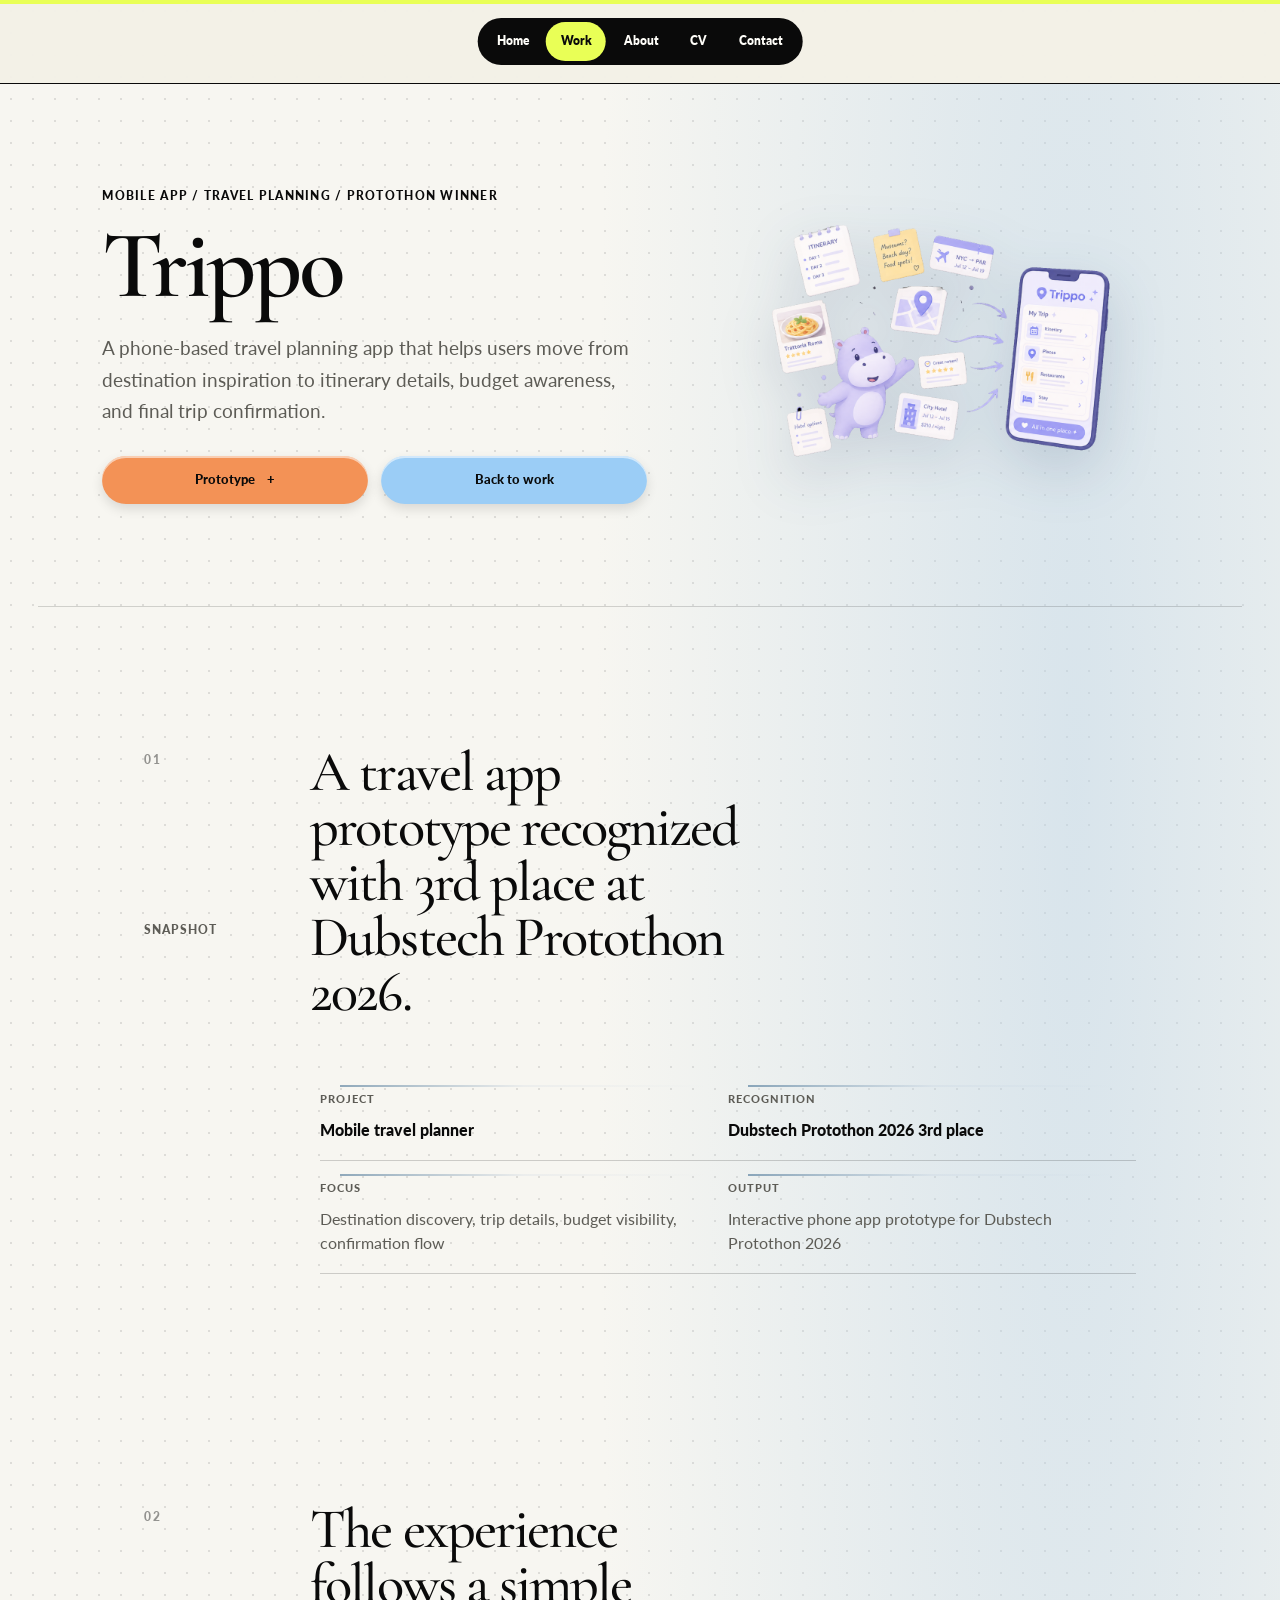
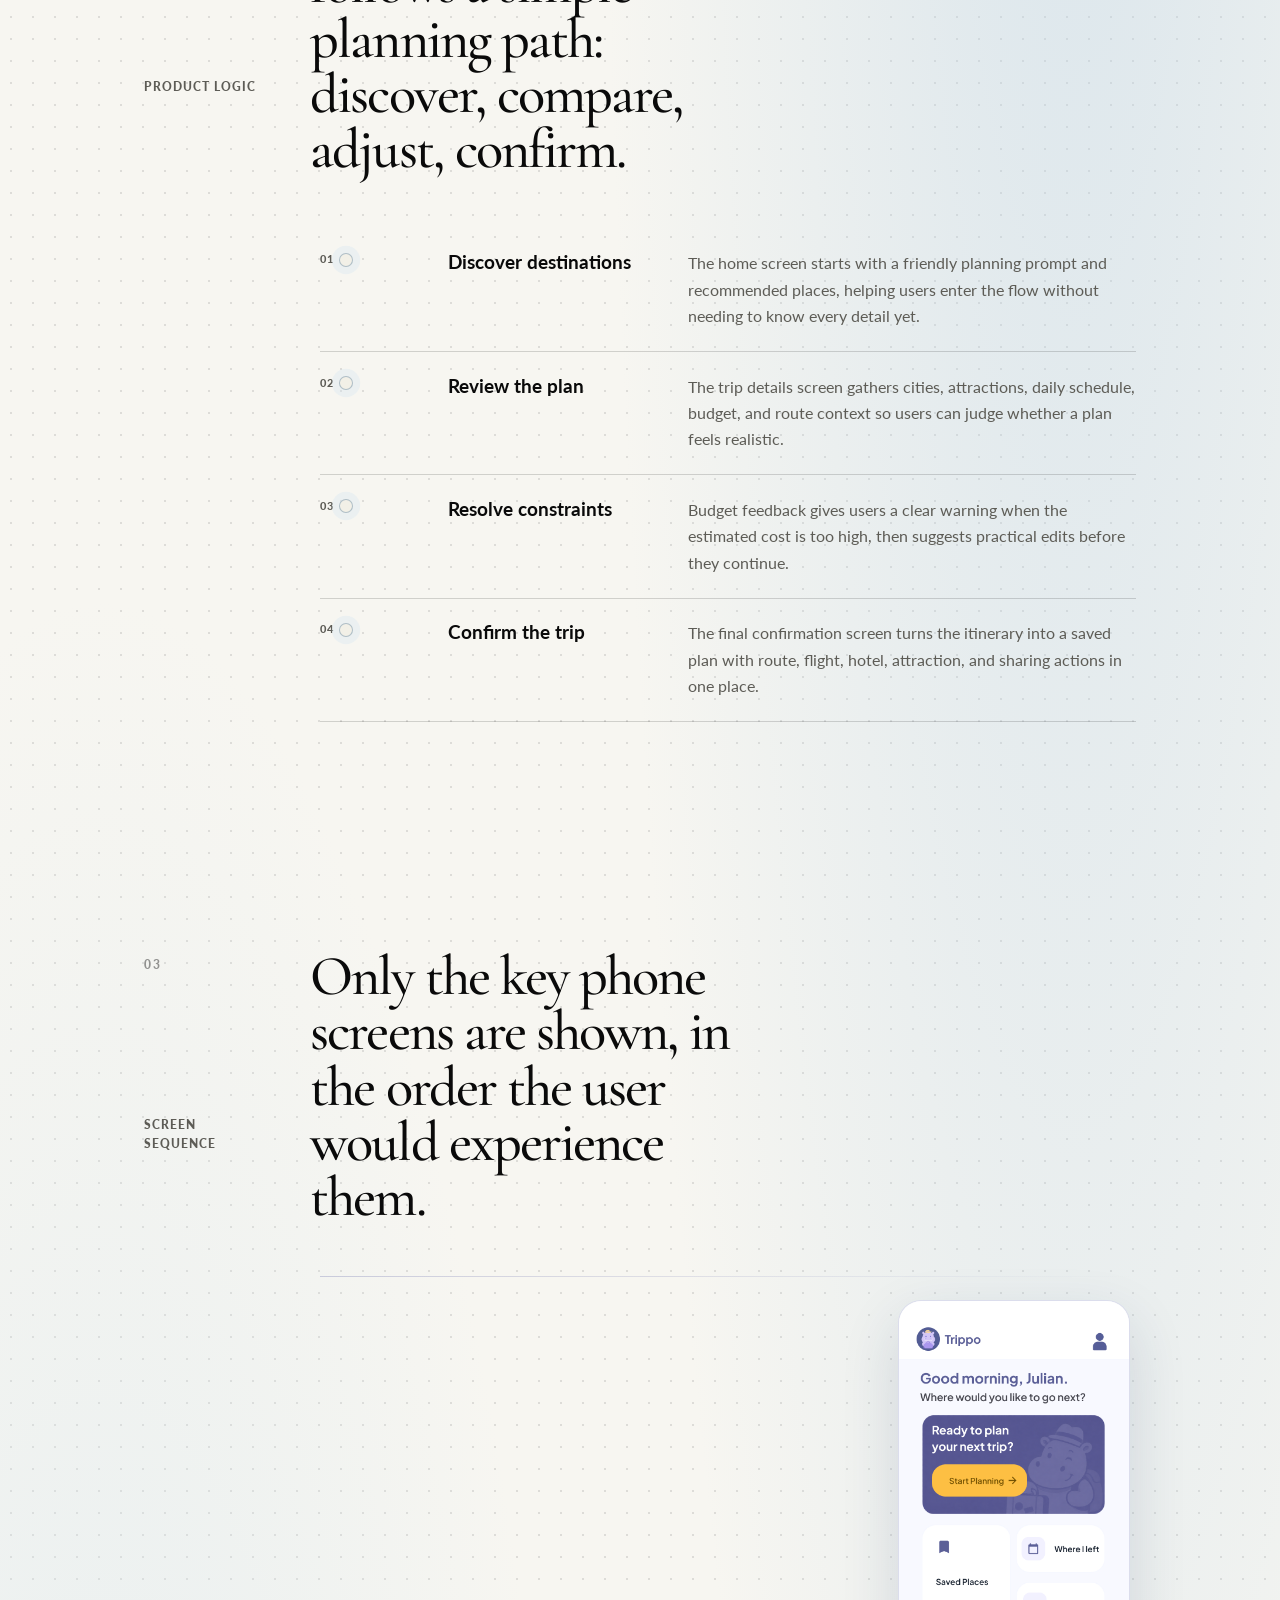
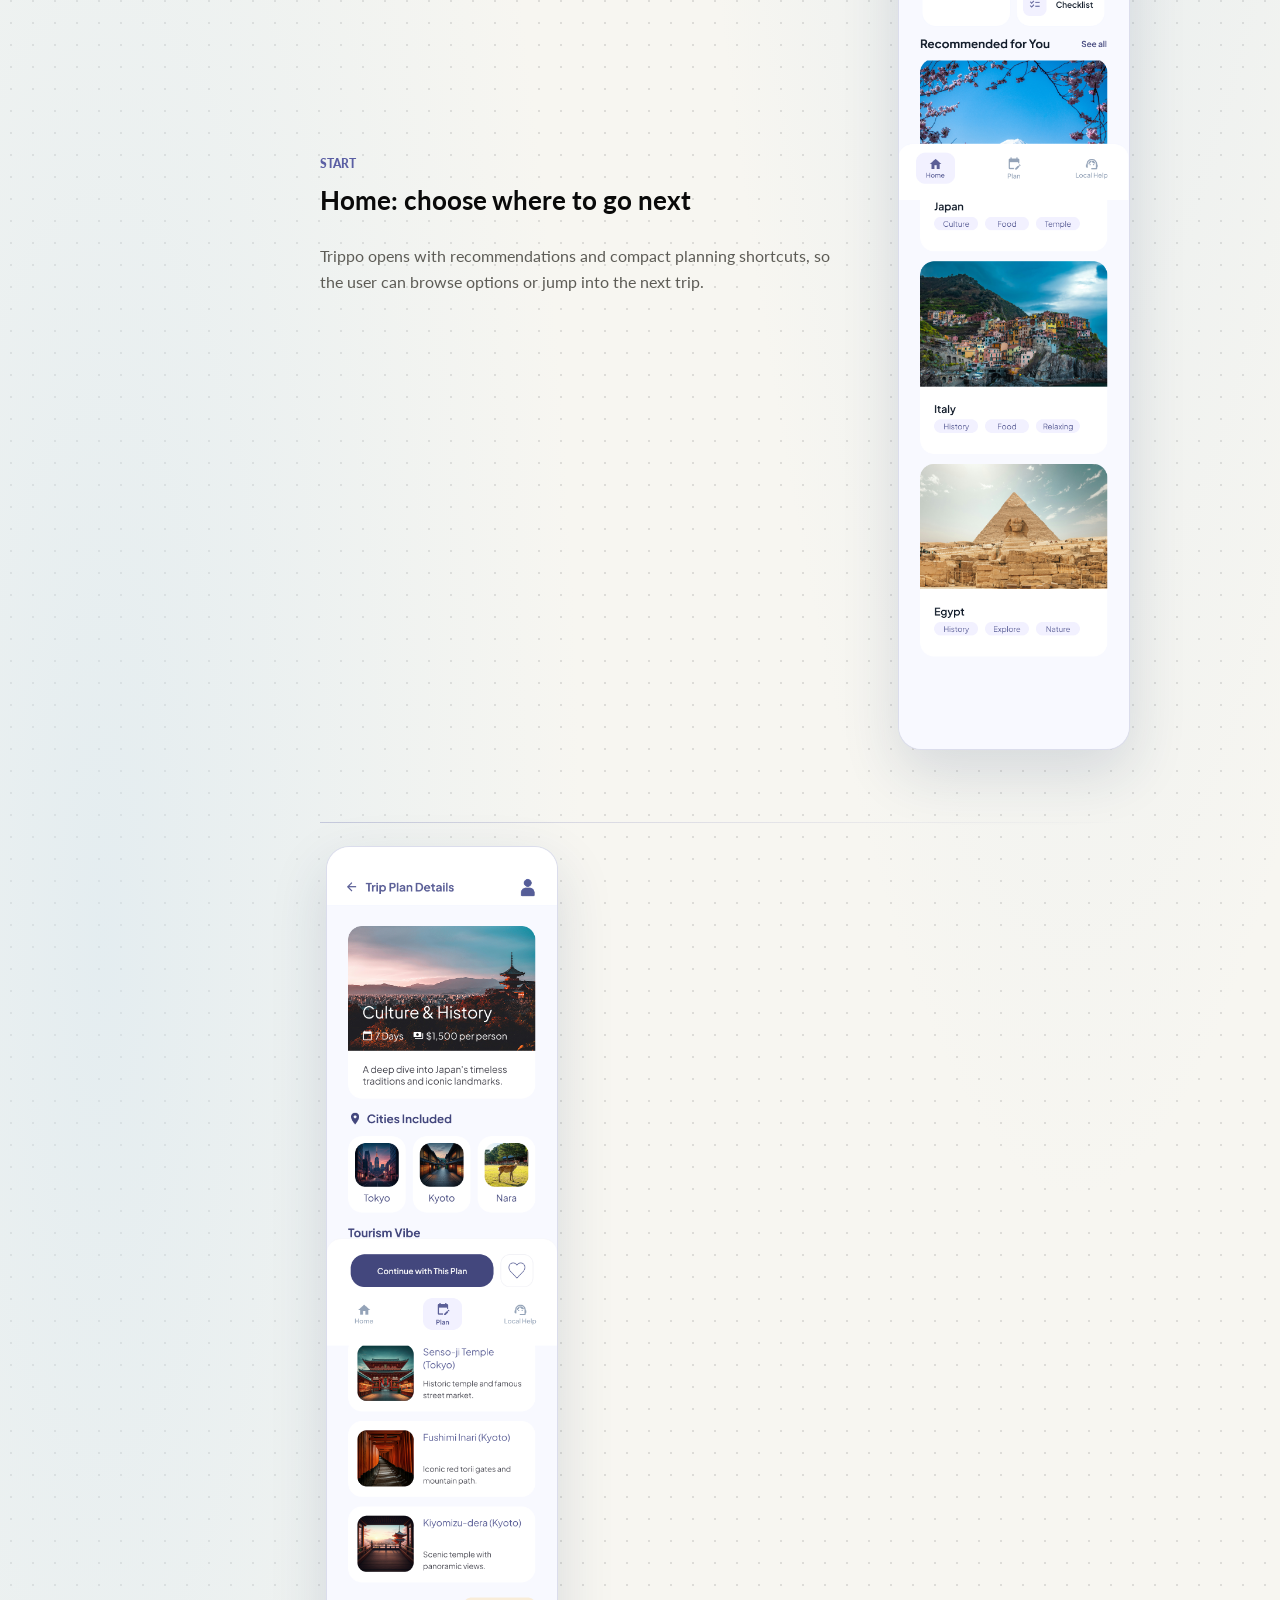
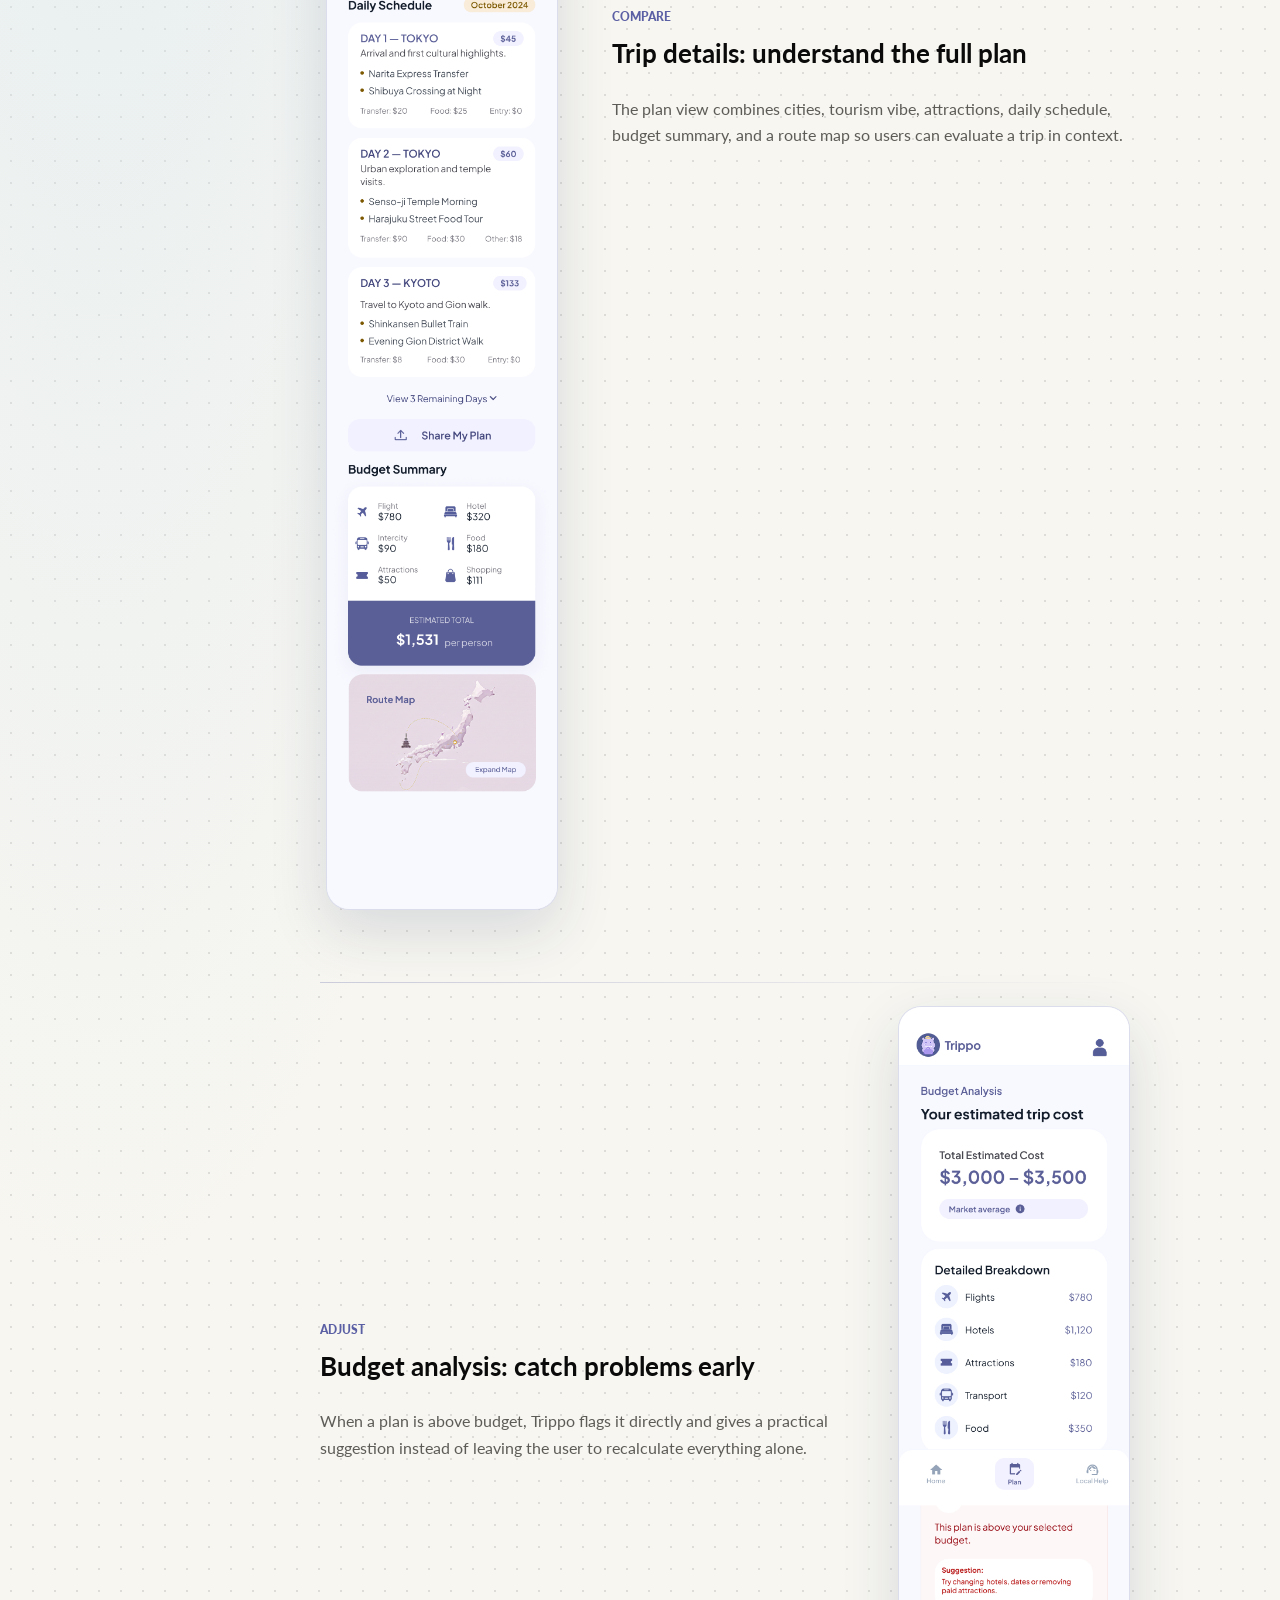
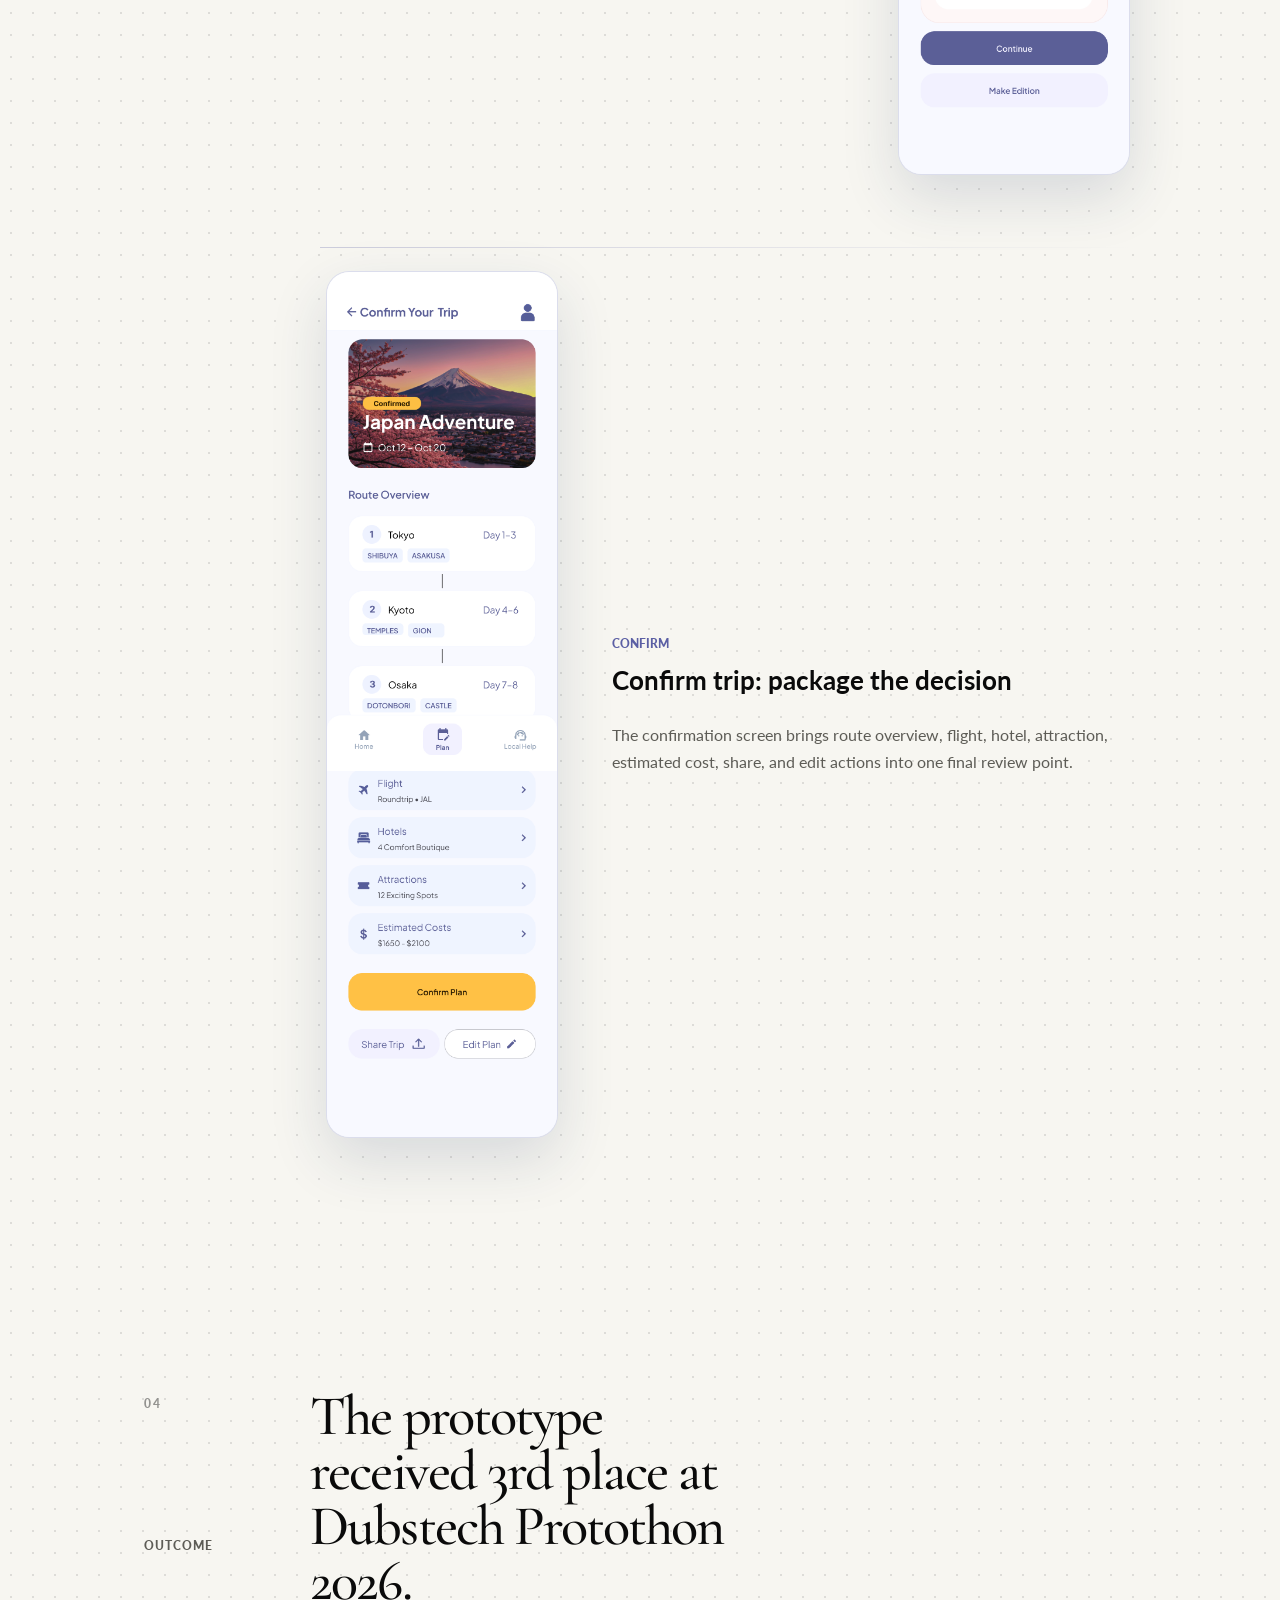
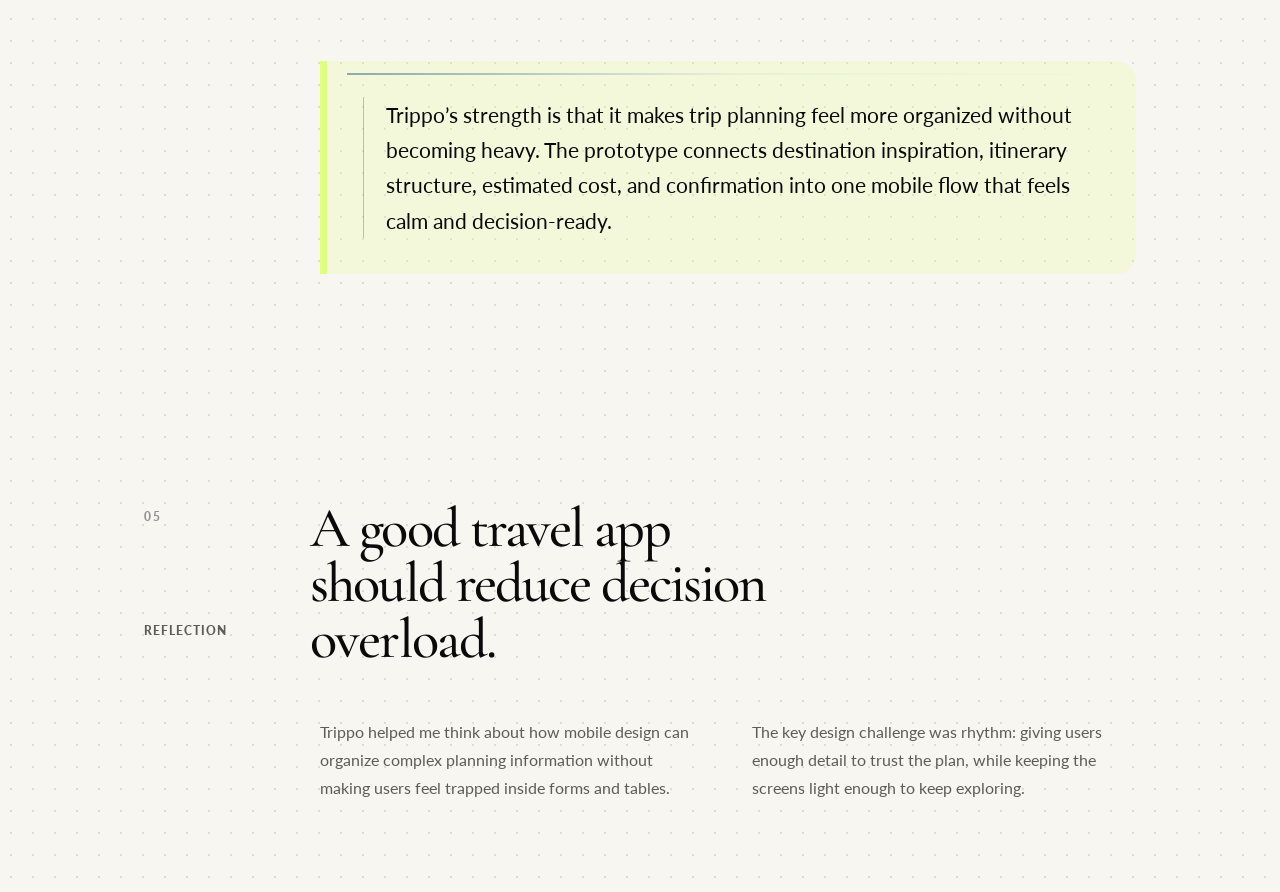
<file: work/trippo/index.html>
<!DOCTYPE html>
<html lang="en">
  <head>
    <meta charset="UTF-8" />
    <meta name="viewport" content="width=device-width, initial-scale=1.0" />
    <meta
      name="description"
      content="Trippo case study by Grace Zhang, a mobile travel planning app recognized at Dubstech Protothon 2026."
    />
    <title>Trippo Case Study | Grace Zhang</title>
    <link rel="preconnect" href="https://fonts.googleapis.com" />
    <link rel="preconnect" href="https://fonts.gstatic.com" crossorigin />
    <link
      href="https://fonts.googleapis.com/css2?family=Cormorant+Garamond:wght@500;600&family=Lato:wght@400;700;900&display=swap"
      rel="stylesheet"
    />
    <link rel="stylesheet" href="../../assets/css/styles.css?v=centered-nav" />
    <link rel="stylesheet" href="../../assets/css/case-study-flow.css?v=20260829-2" />
  </head>
  <body data-page="work">
    <header class="site-header" data-header>
      <a class="brand magnetic" href="../../" aria-label="Grace Zhang home">Grace Zhang</a>
      <button class="nav-toggle" type="button" aria-label="Open navigation" aria-expanded="false">
        <span></span>
        <span></span>
      </button>
      <nav class="site-nav" aria-label="Primary navigation">
        <a class="magnetic" data-page="home" href="../../">Home</a>
        <a class="active magnetic" data-page="work" href="../">Work</a>
        <a class="magnetic" data-page="background" href="../../background/">About</a>
        <a class="magnetic cv-link" href="https://drive.google.com/file/d/1BgOZyWzRp2huGbWD6j_0cbPHvgiSNk0w/view?usp=sharing" target="_blank" rel="noopener noreferrer" aria-label="View Grace Zhang’s CV on Google Drive">CV</a>
        <a class="magnetic" data-page="contact" href="../../contact/">Contact</a>
      </nav>
    </header>

    <main>
      <article class="case-study trippo-case">
        <section class="case-hero trippo-hero section-shell">
          <div class="case-hero-copy reveal">
            <p class="eyebrow">Mobile App / Travel Planning / Protothon Winner</p>
            <h1 class="page-title">Trippo</h1>
            <p class="lede">
              A phone-based travel planning app that helps users move from destination
              inspiration to itinerary details, budget awareness, and final trip confirmation.
            </p>
            <div class="hero-actions">
              <a
                class="button primary magnetic trippo-button"
                href="https://www.figma.com/proto/80iEpbTPI6iKfyBB3KpcFn/Trippo?referrer=luma&amp;utm_source=luma&amp;node-id=34-3539&amp;starting-point-node-id=49%3A8"
                target="_blank"
                rel="noreferrer"
              >
                Prototype
                <span aria-hidden="true">+</span>
              </a>
              <a class="button ghost magnetic" href="../">Back to work</a>
            </div>
          </div>
          <div class="trippo-hero-panel reveal" aria-label="Trippo app concept visual">
            <figure class="trippo-concept-image">
              <img
                src="../../assets/images/trippo/trippo-concept.png"
                alt="Trippo concept illustration showing itinerary, places, restaurants, and stay options gathered into a phone app"
              />
            </figure>
          </div>
        </section>

        <section class="case-section section-shell reveal" aria-labelledby="trippo-snapshot">
          <div class="case-section-heading">
            <p class="eyebrow">Snapshot</p>
            <h2 id="trippo-snapshot">A travel app prototype recognized with 3rd place at Dubstech Protothon 2026.</h2>
          </div>
          <div class="case-summary-grid compact-summary">
            <article>
              <span>Project</span>
              <p>Mobile travel planner</p>
            </article>
            <article>
              <span>Recognition</span>
              <p>Dubstech Protothon 2026 3rd place</p>
            </article>
            <article>
              <span>Focus</span>
              <p>Destination discovery, trip details, budget visibility, confirmation flow</p>
            </article>
            <article>
              <span>Output</span>
              <p>Interactive phone app prototype for Dubstech Protothon 2026</p>
            </article>
          </div>
        </section>

        <section class="case-section section-shell reveal" aria-labelledby="trippo-flow">
          <div class="case-section-heading">
            <p class="eyebrow">Product logic</p>
            <h2 id="trippo-flow">The experience follows a simple planning path: discover, compare, adjust, confirm.</h2>
          </div>
          <div class="process-strip trippo-flow-strip">
            <article>
              <span>01</span>
              <h3>Discover destinations</h3>
              <p>
                The home screen starts with a friendly planning prompt and recommended places,
                helping users enter the flow without needing to know every detail yet.
              </p>
            </article>
            <article>
              <span>02</span>
              <h3>Review the plan</h3>
              <p>
                The trip details screen gathers cities, attractions, daily schedule, budget, and
                route context so users can judge whether a plan feels realistic.
              </p>
            </article>
            <article>
              <span>03</span>
              <h3>Resolve constraints</h3>
              <p>
                Budget feedback gives users a clear warning when the estimated cost is too high,
                then suggests practical edits before they continue.
              </p>
            </article>
            <article>
              <span>04</span>
              <h3>Confirm the trip</h3>
              <p>
                The final confirmation screen turns the itinerary into a saved plan with route,
                flight, hotel, attraction, and sharing actions in one place.
              </p>
            </article>
          </div>
        </section>

        <section class="case-section section-shell reveal" aria-labelledby="trippo-screens">
          <div class="case-section-heading">
            <p class="eyebrow">Screen sequence</p>
            <h2 id="trippo-screens">Only the key phone screens are shown, in the order the user would experience them.</h2>
          </div>
          <div class="trippo-screen-sequence">
            <article>
              <div class="trippo-screen-copy">
                <span>Start</span>
                <h3>Home: choose where to go next</h3>
                <p>
                  Trippo opens with recommendations and compact planning shortcuts, so the user
                  can browse options or jump into the next trip.
                </p>
              </div>
              <figure class="phone-screen">
                <img
                  src="../../assets/images/trippo/trippo-home.png"
                  alt="Trippo home screen with Japan, Italy, and Egypt recommendations"
                />
              </figure>
            </article>
            <article>
              <div class="trippo-screen-copy">
                <span>Compare</span>
                <h3>Trip details: understand the full plan</h3>
                <p>
                  The plan view combines cities, tourism vibe, attractions, daily schedule,
                  budget summary, and a route map so users can evaluate a trip in context.
                </p>
              </div>
              <figure class="phone-screen">
                <img
                  src="../../assets/images/trippo/trippo-plan-details.png"
                  alt="Trippo trip details screen showing itinerary, daily schedule, and budget summary"
                />
              </figure>
            </article>
            <article>
              <div class="trippo-screen-copy">
                <span>Adjust</span>
                <h3>Budget analysis: catch problems early</h3>
                <p>
                  When a plan is above budget, Trippo flags it directly and gives a practical
                  suggestion instead of leaving the user to recalculate everything alone.
                </p>
              </div>
              <figure class="phone-screen">
                <img
                  src="../../assets/images/trippo/trippo-budget.png"
                  alt="Trippo budget analysis screen showing the trip is above selected budget"
                />
              </figure>
            </article>
            <article>
              <div class="trippo-screen-copy">
                <span>Confirm</span>
                <h3>Confirm trip: package the decision</h3>
                <p>
                  The confirmation screen brings route overview, flight, hotel, attraction,
                  estimated cost, share, and edit actions into one final review point.
                </p>
              </div>
              <figure class="phone-screen">
                <img
                  src="../../assets/images/trippo/trippo-confirm.png"
                  alt="Trippo confirm trip screen showing Japan Adventure route and confirmation actions"
                />
              </figure>
            </article>
          </div>
        </section>

        <section class="case-section section-shell reveal" aria-labelledby="trippo-outcome">
          <div class="case-section-heading">
            <p class="eyebrow">Outcome</p>
            <h2 id="trippo-outcome">The prototype received 3rd place at Dubstech Protothon 2026.</h2>
          </div>
          <div class="case-callout">
            <p>
              Trippo’s strength is that it makes trip planning feel more organized without
              becoming heavy. The prototype connects destination inspiration, itinerary structure,
              estimated cost, and confirmation into one mobile flow that feels calm and
              decision-ready.
            </p>
          </div>
        </section>

        <section class="case-section section-shell reveal" aria-labelledby="trippo-reflection">
          <div class="case-section-heading">
            <p class="eyebrow">Reflection</p>
            <h2 id="trippo-reflection">A good travel app should reduce decision overload.</h2>
          </div>
          <div class="case-text-columns">
            <p>
              Trippo helped me think about how mobile design can organize complex planning
              information without making users feel trapped inside forms and tables.
            </p>
            <p>
              The key design challenge was rhythm: giving users enough detail to trust the plan,
              while keeping the screens light enough to keep exploring.
            </p>
          </div>
        </section>
      </article>
    </main>

    <script src="../../assets/js/script.js"></script>
  </body>
</html>
</file>
<file: assets/css/styles.css>
:root {
  --paper: #f6f8f4;
  --paper-warm: #edf3f4;
  --ink: #172233;
  --muted: #566575;
  --line: #cdd8df;
  --moon-white: #d4e5ef;
  --star-blue: #bcd4e7;
  --clear-mountain: #a3bbd8;
  --orient-white: #8ba3c7;
  --soft-blue: #6b798e;
  --pine-blue: #455a78;
  --green-black: #45475e;
  --deep-blue: #003d6f;
  --dark-wash: #19325f;
  --protective-indigo: #1a2445;
  --mist-blue: #d9e8f0;
  --focus: #005f9f;
  --title-serif: "Cormorant Garamond", Georgia, "Times New Roman", serif;
  --shadow: 0 18px 52px rgba(25, 38, 55, 0.075);
}

* {
  box-sizing: border-box;
}

html {
  scroll-behavior: smooth;
}

body {
  margin: 0;
  background:
    radial-gradient(ellipse at 13% 7%, rgba(212, 229, 239, 0.9), transparent 27rem),
    radial-gradient(ellipse at 94% 20%, rgba(139, 163, 199, 0.38), transparent 26rem),
    radial-gradient(ellipse at 82% 86%, rgba(0, 61, 111, 0.12), transparent 30rem),
    linear-gradient(180deg, rgba(255, 255, 255, 0.42), transparent 34rem),
    linear-gradient(90deg, rgba(23, 34, 51, 0.018) 1px, transparent 1px),
    linear-gradient(rgba(23, 34, 51, 0.016) 1px, transparent 1px),
    var(--paper);
  background-size: auto, auto, auto, auto, 84px 84px, 84px 84px;
  color: var(--ink);
  font-family: Lato, system-ui, -apple-system, BlinkMacSystemFont, "Segoe UI", sans-serif;
  font-size: 16px;
  line-height: 1.65;
  min-height: 100vh;
  position: relative;
}

body::before,
body::after {
  content: "";
  inset: 0;
  pointer-events: none;
  position: fixed;
  z-index: -1;
}

body::before {
  background:
    radial-gradient(ellipse at 4% 28%, rgba(0, 61, 111, 0.1), transparent 19rem),
    radial-gradient(ellipse at 84% 11%, rgba(25, 50, 95, 0.16), transparent 21rem),
    radial-gradient(ellipse at 13% 74%, rgba(16, 104, 152, 0.12), transparent 28rem),
    radial-gradient(ellipse at 76% 82%, rgba(69, 90, 120, 0.18), transparent 26rem),
    linear-gradient(160deg, transparent 0 36%, rgba(25, 50, 95, 0.055) 41% 44%, transparent 52%),
    linear-gradient(24deg, transparent 0 60%, rgba(0, 61, 111, 0.06) 63% 66%, transparent 74%);
  filter: blur(34px);
  opacity: 0.88;
}

body::after {
  background-image:
    radial-gradient(circle at 22% 18%, rgba(255, 255, 255, 0.42), transparent 13rem),
    radial-gradient(circle at 90% 58%, rgba(255, 255, 255, 0.32), transparent 14rem),
    repeating-linear-gradient(7deg, rgba(23, 34, 51, 0.013) 0 1px, transparent 1px 8px),
    repeating-linear-gradient(93deg, rgba(23, 34, 51, 0.01) 0 1px, transparent 1px 11px);
  mix-blend-mode: multiply;
  opacity: 0.42;
}

.ink-wash {
  background:
    radial-gradient(circle at 42% 46%, rgba(0, 61, 111, 0.2), rgba(139, 163, 199, 0.14) 34%, transparent 68%),
    radial-gradient(circle at 64% 35%, rgba(212, 229, 239, 0.28), transparent 28%),
    radial-gradient(circle at 30% 72%, rgba(25, 50, 95, 0.12), transparent 36%);
  border-radius: 46% 54% 52% 48% / 42% 52% 48% 58%;
  filter: blur(9px);
  height: var(--ink-size, 13rem);
  left: var(--ink-x, 50%);
  mix-blend-mode: multiply;
  opacity: 0;
  pointer-events: none;
  position: fixed;
  top: var(--ink-y, 50%);
  transform: translate(-50%, -50%) scale(0.36) rotate(var(--ink-rotate, 0deg));
  width: var(--ink-size, 13rem);
  z-index: 12;
}

.ink-wash::after {
  background:
    repeating-linear-gradient(11deg, rgba(255, 255, 255, 0.18) 0 1px, transparent 1px 8px),
    repeating-linear-gradient(97deg, rgba(27, 38, 53, 0.04) 0 1px, transparent 1px 10px);
  border-radius: inherit;
  content: "";
  inset: 0;
  mix-blend-mode: screen;
  opacity: 0.4;
  position: absolute;
}

.ink-wash.is-visible {
  animation: inkBloom 900ms ease-out forwards;
}

body.nav-open {
  overflow: hidden;
}

a {
  color: inherit;
  text-decoration: none;
}

main a:not(.button):not(.case-card a):not(.preview-card a):not(.contact-link):not(.text-link) {
  text-decoration: underline;
  text-decoration-thickness: 0.08em;
  text-underline-offset: 0.18em;
}

button {
  font: inherit;
}

:focus-visible {
  outline: 3px solid var(--focus);
  outline-offset: 4px;
}

.site-header {
  align-items: center;
  background: rgba(246, 248, 244, 0.74);
  backdrop-filter: blur(22px) saturate(112%);
  border-bottom: 1px solid rgba(139, 163, 199, 0.24);
  display: flex;
  height: 76px;
  justify-content: space-between;
  left: 0;
  padding: 0 clamp(1.2rem, 6vw, 5rem);
  position: sticky;
  top: 0;
  transition: box-shadow 180ms ease, height 180ms ease;
  width: 100%;
  z-index: 20;
}

.site-header.scrolled {
  box-shadow: 0 12px 36px rgba(25, 50, 95, 0.055);
  height: 66px;
}

.brand {
  align-items: center;
  color: var(--ink);
  display: inline-flex;
  font-size: 1rem;
  font-weight: 900;
  height: 2.5rem;
  justify-content: center;
  min-width: max-content;
  position: relative;
}

.brand::after {
  background: rgba(0, 61, 111, 0.18);
  border-radius: 999px;
  bottom: 0.42rem;
  content: "";
  height: 0.38rem;
  left: -0.08rem;
  position: absolute;
  right: -0.08rem;
  transform: scaleX(0.72);
  transform-origin: left;
  transition: transform 180ms ease, background 180ms ease;
  z-index: -1;
}

.brand:hover::after {
  background: rgba(0, 61, 111, 0.26);
  transform: scaleX(1);
}

.site-nav {
  align-items: center;
  display: flex;
  gap: clamp(1rem, 2.8vw, 2rem);
  font-size: 0.875rem;
  font-weight: 700;
}

.site-nav a {
  color: var(--muted);
  position: relative;
  transition: color 180ms ease;
}

.site-nav a::before {
  background:
    radial-gradient(ellipse at 50% 50%, rgba(0, 61, 111, 0.28), rgba(139, 163, 199, 0.16) 54%, transparent 72%);
  border-radius: 999px;
  bottom: -0.42rem;
  content: "";
  height: 0.46rem;
  left: -0.32rem;
  opacity: 0;
  position: absolute;
  right: -0.32rem;
  transform: scaleX(0.36);
  transform-origin: center;
  transition: opacity 180ms ease, transform 180ms ease;
  z-index: -1;
}

.site-nav a:hover,
.site-nav a.active {
  color: var(--ink);
}

.site-nav a:hover::before,
.site-nav a.active::before {
  opacity: 1;
  transform: scaleX(1);
}

.nav-toggle {
  background: transparent;
  border: 0;
  display: none;
  height: 2.5rem;
  padding: 0;
  position: relative;
  width: 2.5rem;
}

.nav-toggle span {
  background: var(--ink);
  display: block;
  height: 2px;
  left: 0.55rem;
  position: absolute;
  transition: transform 180ms ease;
  width: 1.45rem;
}

.nav-toggle span:first-child {
  top: 0.9rem;
}

.nav-toggle span:last-child {
  top: 1.45rem;
}

.nav-open .nav-toggle span:first-child {
  transform: translateY(0.28rem) rotate(45deg);
}

.nav-open .nav-toggle span:last-child {
  transform: translateY(-0.28rem) rotate(-45deg);
}

.section-shell {
  margin: 0 auto;
  max-width: 1220px;
  padding: clamp(4.5rem, 8vw, 7.5rem) clamp(1.2rem, 5vw, 4rem);
}

.hero {
  align-items: center;
  display: grid;
  gap: clamp(2.5rem, 8vw, 7rem);
  grid-template-columns: minmax(0, 0.98fr) minmax(280px, 0.62fr);
  min-height: min(760px, calc(100vh - 76px));
}

.eyebrow {
  color: var(--deep-blue);
  font-size: 0.75rem;
  font-weight: 800;
  letter-spacing: 0;
  margin: 0 0 1.25rem;
  text-transform: uppercase;
}

h1,
h2,
h3,
p {
  margin-top: 0;
}

h1,
h2 {
  letter-spacing: 0;
}

h1 {
  font-family: var(--title-serif);
  font-size: clamp(2.25rem, 4vw, 3rem);
  font-weight: 600;
  line-height: 1.02;
  margin-bottom: 1.35rem;
  max-width: 720px;
}

.page-title {
  font-family: var(--title-serif);
  font-size: clamp(2.25rem, 3.5vw, 3rem);
  font-weight: 600;
  line-height: 1.12;
  margin-bottom: 0;
  max-width: 760px;
}

h1 span {
  color: var(--deep-blue);
  font-style: normal;
  font-weight: 600;
}

h2 {
  font-size: clamp(1.5rem, 2.4vw, 2rem);
  line-height: 1.08;
  margin-bottom: 0;
  max-width: 820px;
}

h3 {
  font-size: clamp(1.25rem, 1.8vw, 1.5rem);
  line-height: 1.12;
  margin-bottom: 1rem;
}

.case-content h2 {
  font-size: clamp(1.5rem, 2.4vw, 2rem);
  line-height: 1.12;
  margin-bottom: 1rem;
}

.lede {
  color: var(--muted);
  font-size: clamp(1rem, 1.2vw, 1.125rem);
  max-width: 36rem;
}

.hero-proof {
  display: flex;
  flex-wrap: wrap;
  gap: 0.6rem;
  margin-top: 1.5rem;
}

.hero-proof span {
  background: rgba(248, 249, 245, 0.74);
  border: 1px solid var(--line);
  border-radius: 999px;
  color: var(--muted);
  font-size: 0.8125rem;
  font-weight: 800;
  padding: 0.52rem 0.78rem;
}

.hero-actions {
  display: flex;
  flex-wrap: wrap;
  gap: 0.8rem;
  margin-top: 1.8rem;
}

.button {
  align-items: center;
  border: 1px solid var(--deep-blue);
  border-radius: 999px;
  display: inline-flex;
  font-weight: 800;
  gap: 0.75rem;
  justify-content: center;
  min-height: 3.4rem;
  min-width: 9.4rem;
  padding: 0.85rem 1.35rem;
  transition: background 180ms ease, color 180ms ease, transform 180ms ease, box-shadow 180ms ease;
}

.button.primary {
  background: var(--deep-blue);
  color: var(--paper);
}

.button.ghost {
  color: var(--ink);
}

.button:hover {
  box-shadow: 0 10px 28px rgba(0, 61, 111, 0.1);
  transform: translateY(-2px);
}

.button.primary:hover {
  background: var(--dark-wash);
  border-color: var(--dark-wash);
}

.signal-lab {
  background:
    radial-gradient(ellipse at 50% 48%, rgba(25, 50, 95, 0.1), transparent 18rem),
    radial-gradient(circle at 80% 10%, rgba(212, 229, 239, 0.5), transparent 18rem),
    radial-gradient(circle at 10% 80%, rgba(0, 61, 111, 0.1), transparent 18rem),
    rgba(246, 248, 244, 0.52);
  border: 1px solid var(--line);
  border-radius: 4px;
  box-shadow: var(--shadow);
  min-height: 420px;
  overflow: hidden;
  padding: 1.1rem;
  position: relative;
  transform-style: preserve-3d;
  transition: transform 180ms ease;
}

.signal-lab::after {
  background:
    linear-gradient(90deg, var(--moon-white), var(--orient-white), var(--deep-blue), var(--green-black));
  content: "";
  height: 5px;
  left: 1.1rem;
  position: absolute;
  right: 1.1rem;
  top: 1.1rem;
}

.signal-canvas {
  height: 100%;
  inset: 0;
  position: absolute;
  width: 100%;
}

.lab-header,
.note-stack {
  position: relative;
  z-index: 2;
}

.lab-header {
  align-items: flex-start;
  display: flex;
  justify-content: space-between;
  padding-top: 1.2rem;
}

.lab-header span:first-child {
  font-size: 1.5rem;
  font-weight: 900;
}

.pulse {
  align-items: center;
  color: var(--muted);
  display: inline-flex;
  font-size: 0.8125rem;
  font-weight: 800;
  gap: 0.5rem;
  max-width: 13rem;
  text-align: right;
}

.pulse::before {
  background: linear-gradient(90deg, transparent, rgba(0, 61, 111, 0.56), transparent);
  border-radius: 999px;
  content: "";
  flex: 0 0 auto;
  height: 1px;
  width: 1.6rem;
}

.note-stack {
  display: grid;
  gap: 0.8rem;
  margin-top: 8.5rem;
}

.note {
  background: rgba(246, 248, 244, 0.72);
  border: 1px solid var(--line);
  border-radius: 4px;
  color: var(--ink);
  cursor: pointer;
  display: grid;
  gap: 0.7rem;
  grid-template-columns: 2.25rem 1fr;
  padding: 1rem;
  text-align: left;
  transition: background 180ms ease, border-color 180ms ease, transform 180ms ease;
}

.note span {
  color: var(--deep-blue);
  font-weight: 800;
}

.note:hover,
.note.active {
  background: var(--dark-wash);
  border-color: var(--dark-wash);
  color: var(--paper);
  transform: translateX(-4px);
}

.home-about {
  border-block: 1px solid rgba(139, 163, 199, 0.24);
  display: grid;
  gap: clamp(1.5rem, 5vw, 4rem);
  grid-template-columns: minmax(8rem, 0.22fr) minmax(0, 1fr);
  padding-bottom: clamp(5rem, 10vw, 8.5rem);
  padding-top: clamp(5rem, 10vw, 8.5rem);
}

.section-label {
  color: var(--deep-blue);
  font-size: 0.8125rem;
  font-weight: 800;
  letter-spacing: 0;
  margin: 0;
  text-transform: uppercase;
}

.home-about-copy {
  max-width: 52rem;
}

.home-about h2 {
  font-size: clamp(1.75rem, 2.7vw, 2rem);
  line-height: 1.16;
  margin-bottom: 1.6rem;
  max-width: 44rem;
}

.home-about p {
  color: var(--muted);
  font-size: clamp(1rem, 1.2vw, 1.125rem);
  max-width: 48rem;
}

.text-link {
  align-items: center;
  color: var(--deep-blue);
  display: inline-flex;
  font-weight: 800;
  gap: 0.5rem;
  margin-top: 1.25rem;
  position: relative;
}

.text-link::after {
  background: rgba(0, 61, 111, 0.18);
  border-radius: 999px;
  bottom: 0.1rem;
  content: "";
  height: 0.36rem;
  left: -0.1rem;
  position: absolute;
  right: -0.1rem;
  transform: scaleX(0.22);
  transform-origin: left;
  transition: transform 200ms ease, background 200ms ease;
  z-index: -1;
}

.text-link:hover::after {
  background: rgba(0, 61, 111, 0.25);
  transform: scaleX(1);
}

.text-link span {
  transition: transform 180ms ease;
}

.text-link:hover span {
  transform: translateX(0.2rem);
}

.home-work {
  padding-top: clamp(5rem, 9vw, 8rem);
}

.home-work-header {
  align-items: end;
  display: flex;
  gap: 1.5rem;
  justify-content: space-between;
  margin-bottom: clamp(2rem, 5vw, 3.5rem);
}

.home-work-header h2 {
  margin-top: 1rem;
}

.home-work-header .text-link {
  margin-bottom: 0.15rem;
  margin-top: 0;
  white-space: nowrap;
}

.home-work-grid {
  display: grid;
  gap: clamp(1rem, 2.2vw, 1.5rem);
  grid-template-columns: repeat(3, minmax(0, 1fr));
}

.preview-card {
  background:
    radial-gradient(ellipse at 0% 100%, rgba(0, 61, 111, 0.06), transparent 14rem),
    rgba(246, 248, 244, 0.58);
  border: 1px solid rgba(139, 163, 199, 0.38);
  border-radius: 6px;
  overflow: hidden;
  transition: border-color 180ms ease, box-shadow 180ms ease, transform 180ms ease;
}

.preview-card.protective {
  border-color: rgba(25, 50, 95, 0.24);
}

.preview-card:hover {
  border-color: rgba(0, 61, 111, 0.32);
  box-shadow: var(--shadow);
  transform: translateY(-3px);
}

.preview-card a {
  display: grid;
  min-height: 100%;
}

.preview-card .case-visual {
  min-height: 13rem;
  padding: clamp(1.1rem, 2.5vw, 1.7rem);
}

.preview-card .case-visual::before {
  inset: 0.75rem;
}

.preview-card:hover .case-visual::after {
  opacity: 1;
  transform: scale(1);
}

.preview-card .case-content {
  min-height: auto;
  padding: 1.25rem;
}

.preview-card .case-meta {
  gap: 0.55rem;
  margin-bottom: 0.8rem;
}

.preview-card h3 {
  margin-bottom: 0.65rem;
}

.preview-card p {
  font-size: 1rem;
}

.section-kicker {
  display: grid;
  gap: clamp(1rem, 4vw, 3rem);
  grid-template-columns: minmax(8rem, 0.24fr) 1fr;
  margin-bottom: clamp(2.25rem, 6vw, 4.5rem);
}

.work {
  border-top: 1px solid var(--line);
}

.project-filters {
  display: flex;
  flex-wrap: wrap;
  gap: 0.7rem;
  justify-content: flex-end;
  margin: 0 0 2rem;
}

.filter {
  background: transparent;
  border: 1px solid var(--line);
  border-radius: 999px;
  color: var(--muted);
  cursor: pointer;
  font-weight: 800;
  padding: 0.55rem 0.95rem;
  transition: background 180ms ease, border-color 180ms ease, color 180ms ease, transform 180ms ease;
}

.filter:hover,
.filter.active {
  background: rgba(0, 61, 111, 0.08);
  border-color: rgba(0, 61, 111, 0.28);
  color: var(--deep-blue);
  transform: translateY(-2px);
}

.case-grid {
  display: grid;
  gap: clamp(1rem, 2.4vw, 1.6rem);
  grid-template-columns: repeat(2, minmax(0, 1fr));
  position: relative;
}

.case-grid::before {
  background: linear-gradient(180deg, transparent, rgba(0, 61, 111, 0.16), transparent);
  content: "";
  inset: -0.6rem auto 0 50%;
  position: absolute;
  transform: translateX(-50%);
  width: 1px;
}

.case-card {
  background:
    radial-gradient(ellipse at 0% 100%, rgba(0, 61, 111, 0.08), transparent 16rem),
    radial-gradient(circle at 100% 0%, rgba(212, 229, 239, 0.42), transparent 13rem),
    rgba(246, 248, 244, 0.62);
  border: 1px solid var(--line);
  border-radius: 6px;
  overflow: hidden;
  position: relative;
  transition: border-color 180ms ease, box-shadow 180ms ease, transform 180ms ease;
}

.case-card.featured {
  grid-column: 1 / -1;
}

.case-card a {
  display: grid;
  min-height: 100%;
}

.case-card.featured a {
  grid-template-columns: minmax(320px, 0.82fr) minmax(0, 1fr);
}

.case-card:hover {
  border-color: rgba(0, 61, 111, 0.32);
  box-shadow: var(--shadow);
  transform: translateY(-3px);
}

.case-card:nth-child(odd):not(.featured) {
  margin-top: 0;
}

.case-card:hover .case-visual::after,
.contact-link:hover::after,
.timeline-item:hover::after {
  opacity: 1;
  transform: scale(1);
}

.case-visual {
  align-items: center;
  display: flex;
  justify-content: center;
  min-height: 16.5rem;
  overflow: hidden;
  padding: clamp(1.4rem, 4vw, 2.5rem);
  position: relative;
}

.case-visual::before {
  border: 1px solid rgba(27, 38, 53, 0.12);
  content: "";
  inset: 1rem;
  position: absolute;
}

.case-card.featured .case-visual {
  min-height: 22rem;
}

.case-visual::after {
  background:
    radial-gradient(ellipse at center, rgba(0, 61, 111, 0.16), rgba(139, 163, 199, 0.08) 44%, transparent 72%);
  border-radius: 50% 43% 55% 45%;
  content: "";
  filter: blur(10px);
  height: 14rem;
  opacity: 0;
  position: absolute;
  right: -2rem;
  top: -2rem;
  transform: scale(0.8);
  transition: opacity 420ms ease, transform 420ms ease;
  width: 14rem;
}

.visual-carevan {
  background:
    radial-gradient(circle at 72% 20%, rgba(248, 249, 245, 0.86), transparent 13rem),
    radial-gradient(circle at 10% 75%, rgba(0, 61, 111, 0.2), transparent 16rem),
    linear-gradient(135deg, rgba(139, 163, 199, 0.34), transparent 54%),
    #eef4f5;
}

.visual-makeup {
  background:
    radial-gradient(circle at 80% 18%, rgba(248, 249, 245, 0.9), transparent 12rem),
    linear-gradient(135deg, rgba(188, 212, 231, 0.68), transparent 56%),
    #f3f7f8;
}

.visual-robot {
  background:
    radial-gradient(circle at 20% 80%, rgba(0, 61, 111, 0.18), transparent 15rem),
    linear-gradient(135deg, rgba(107, 121, 142, 0.24), transparent 58%),
    #eef3f5;
}

.visual-photo {
  padding: 0;
}

.visual-photo img {
  display: block;
  height: auto;
  object-fit: contain;
  width: 100%;
  z-index: 1;
}

.visual-safemic {
  background:
    radial-gradient(ellipse at 82% 22%, rgba(139, 163, 199, 0.2), transparent 13rem),
    radial-gradient(ellipse at 12% 86%, rgba(0, 61, 111, 0.22), transparent 13rem),
    linear-gradient(135deg, rgba(25, 50, 95, 0.35), transparent 58%),
    var(--protective-indigo);
}

.safemic-card-visual {
  padding: clamp(0.65rem, 1.8vw, 1rem);
}

.safemic-card-visual img {
  border-radius: 0.55rem;
  display: block;
  max-height: 19rem;
  object-fit: contain;
  position: relative;
  width: 100%;
}

.visual-trippo {
  background:
    radial-gradient(ellipse at 18% 76%, rgba(0, 61, 111, 0.12), transparent 14rem),
    radial-gradient(ellipse at 86% 18%, rgba(212, 229, 239, 0.9), transparent 13rem),
    linear-gradient(135deg, rgba(139, 163, 199, 0.28), transparent 58%),
    var(--mist-blue);
}

.trippo-card-visual {
  padding: clamp(1rem, 3vw, 1.6rem);
}

.trippo-card-visual img {
  border-radius: 1.25rem;
  box-shadow: 0 18px 46px rgba(25, 50, 95, 0.16);
  display: block;
  max-height: 19rem;
  object-fit: contain;
  position: relative;
  width: auto;
  z-index: 1;
}

.visual-basil {
  background:
    radial-gradient(circle at 74% 22%, rgba(248, 249, 245, 0.86), transparent 13rem),
    linear-gradient(135deg, rgba(163, 187, 216, 0.32), transparent 56%),
    repeating-linear-gradient(45deg, rgba(139, 163, 199, 0.2) 0 1px, transparent 1px 22px),
    #f8f9f5;
}

.visual-subzero {
  background:
    radial-gradient(circle at 80% 20%, rgba(248, 249, 245, 0.82), transparent 13rem),
    linear-gradient(135deg, rgba(25, 50, 95, 0.16), transparent 55%),
    #eef1f4;
}

.mock-window {
  background: var(--paper);
  border: 1px solid rgba(27, 38, 53, 0.18);
  border-radius: 6px;
  box-shadow: 0 14px 38px rgba(25, 50, 95, 0.08);
  display: grid;
  gap: 1rem;
  max-width: 38rem;
  padding: 1rem;
  position: relative;
  width: 100%;
  z-index: 1;
}

.mock-topbar {
  background:
    radial-gradient(circle at 0.5rem 50%, var(--moon-white) 0 0.22rem, transparent 0.24rem),
    radial-gradient(circle at 1.35rem 50%, var(--orient-white) 0 0.22rem, transparent 0.24rem),
    radial-gradient(circle at 2.2rem 50%, var(--deep-blue) 0 0.22rem, transparent 0.24rem),
    rgba(27, 38, 53, 0.06);
  border-radius: 999px;
  height: 1.2rem;
}

.mock-layout {
  display: grid;
  gap: 0.75rem;
  grid-template-columns: 1fr 1fr;
}

.mock-layout span {
  background: rgba(139, 163, 199, 0.22);
  border: 1px solid rgba(69, 90, 120, 0.16);
  border-radius: 10px;
  min-height: 5.5rem;
}

.mock-layout span:first-child {
  background: var(--dark-wash);
  grid-row: span 2;
  min-height: 12rem;
}

.mock-timeline {
  display: grid;
  gap: 0.55rem;
}

.mock-timeline i {
  background: rgba(27, 38, 53, 0.1);
  border-radius: 999px;
  display: block;
  height: 0.65rem;
}

.mock-timeline i:nth-child(2) {
  width: 78%;
}

.mock-timeline i:nth-child(3) {
  width: 56%;
}

.phone-frame {
  background: var(--dark-wash);
  border-radius: 1.2rem;
  box-shadow: 0 14px 42px rgba(25, 50, 95, 0.11);
  display: grid;
  gap: 0.75rem;
  min-height: 19rem;
  padding: 2.2rem 1rem 1rem;
  position: relative;
  width: min(13rem, 72%);
  z-index: 1;
}

.phone-frame::before {
  background: rgba(251, 250, 246, 0.5);
  border-radius: 999px;
  content: "";
  height: 0.34rem;
  left: 50%;
  position: absolute;
  top: 0.9rem;
  transform: translateX(-50%);
  width: 3rem;
}

.phone-frame span,
.phone-frame strong {
  background: var(--paper);
  border-radius: 6px;
  display: block;
}

.phone-frame span {
  min-height: 3rem;
}

.phone-frame span:nth-child(2) {
  background: var(--star-blue);
}

.phone-frame strong {
  min-height: 5.5rem;
}

.motion-board {
  display: grid;
  gap: 0.8rem;
  grid-template-columns: repeat(2, minmax(0, 1fr));
  position: relative;
  width: min(22rem, 86%);
  z-index: 1;
}

.motion-board span {
  aspect-ratio: 1;
  background: var(--paper);
  border: 1px solid rgba(27, 38, 53, 0.14);
  border-radius: 6px;
  box-shadow: 0 12px 34px rgba(25, 50, 95, 0.07);
}

.motion-board span:nth-child(1) {
  background: var(--deep-blue);
}

.motion-board span:nth-child(2) {
  background: var(--paper);
  transform: translateY(1.2rem);
}

.motion-board span:nth-child(3) {
  background: var(--pine-blue);
}

.motion-board span:nth-child(4) {
  background: var(--moon-white);
  transform: translateY(-1.2rem);
}

.safety-console {
  background: rgba(27, 38, 53, 0.92);
  border: 1px solid rgba(212, 229, 239, 0.22);
  border-radius: 6px;
  box-shadow: 0 16px 44px rgba(25, 26, 30, 0.16);
  display: grid;
  gap: 0.85rem;
  grid-template-columns: 3rem 1fr;
  padding: 1rem;
  width: min(23rem, 88%);
  z-index: 1;
}

.console-sidebar {
  background:
    radial-gradient(circle at 50% 1rem, var(--orient-white) 0 0.32rem, transparent 0.35rem),
    radial-gradient(circle at 50% 2.35rem, var(--pine-blue) 0 0.32rem, transparent 0.35rem),
    radial-gradient(circle at 50% 3.7rem, var(--moon-white) 0 0.32rem, transparent 0.35rem),
    rgba(248, 249, 245, 0.08);
  border-radius: 5px;
}

.console-main {
  display: grid;
  gap: 0.55rem;
}

.console-main span,
.console-main strong {
  border-radius: 5px;
  display: block;
  min-height: 2.25rem;
}

.console-main span {
  background: rgba(248, 249, 245, 0.11);
  border: 1px solid rgba(212, 229, 239, 0.12);
}

.console-main strong {
  background:
    linear-gradient(90deg, rgba(0, 61, 111, 0.74), rgba(139, 163, 199, 0.28));
  border: 1px solid rgba(188, 212, 231, 0.28);
}

.trip-planner {
  background: rgba(248, 249, 245, 0.78);
  border: 1px solid var(--line);
  border-radius: 6px;
  box-shadow: 0 14px 40px rgba(25, 50, 95, 0.08);
  display: grid;
  gap: 0.85rem;
  padding: 1rem;
  width: min(23rem, 88%);
  z-index: 1;
}

.trip-planner span,
.trip-planner strong,
.trip-planner i {
  border-radius: 6px;
  display: block;
}

.trip-planner span {
  background:
    radial-gradient(circle at 82% 18%, rgba(248, 249, 245, 0.85), transparent 3.5rem),
    linear-gradient(135deg, var(--deep-blue), var(--orient-white));
  min-height: 5.4rem;
}

.trip-planner div {
  display: grid;
  gap: 0.55rem;
  grid-template-columns: repeat(3, 1fr);
}

.trip-planner i {
  background: rgba(139, 163, 199, 0.22);
  border: 1px solid rgba(69, 90, 120, 0.14);
  min-height: 3.4rem;
}

.trip-planner strong {
  background: rgba(0, 61, 111, 0.12);
  min-height: 2rem;
}

.preview-card a {
  grid-template-rows: 14rem auto;
}

.preview-card .case-visual {
  height: 14rem;
  min-height: 0;
}

.preview-card .case-content {
  align-content: start;
  display: grid;
  gap: 0.65rem;
  padding: 1.15rem;
}

.preview-card .case-content h3 {
  margin-bottom: 0;
}

.preview-card .trip-planner {
  gap: 0.55rem;
  padding: 0.75rem;
  width: min(15rem, 88%);
}

.preview-card .trip-planner span {
  min-height: 3.6rem;
}

.preview-card .trip-planner i {
  min-height: 2rem;
}

.preview-card .trip-planner strong {
  min-height: 1.25rem;
}

.preview-card .safety-console {
  gap: 0.55rem;
  grid-template-columns: 2.2rem 1fr;
  padding: 0.75rem;
  width: min(15rem, 88%);
}

.preview-card .mock-window {
  gap: 0.55rem;
  max-width: 15.5rem;
  padding: 0.65rem;
}

.preview-card .mock-layout {
  gap: 0.45rem;
}

.preview-card .mock-layout span {
  min-height: 2.7rem;
}

.preview-card .mock-layout span:first-child {
  min-height: 5.85rem;
}

.preview-card .mock-timeline {
  gap: 0.35rem;
}

.preview-card .mock-timeline i {
  height: 0.45rem;
}

.app-preview {
  align-items: end;
  display: flex;
  gap: 0.9rem;
  justify-content: center;
  position: relative;
  width: min(24rem, 94%);
  z-index: 1;
}

.app-preview strong {
  color: var(--ink);
  font-size: clamp(2.25rem, 4vw, 3rem);
  font-weight: 900;
  line-height: 0.78;
  margin-left: 0.3rem;
}

.app-phone {
  background: var(--dark-wash);
  border-radius: 1rem;
  box-shadow: 0 12px 36px rgba(25, 26, 30, 0.1);
  display: grid;
  gap: 0.45rem;
  padding: 1.35rem 0.55rem 0.55rem;
  position: relative;
  width: 5.4rem;
}

.app-phone.small {
  width: 4.5rem;
}

.app-phone::before {
  background: rgba(251, 250, 246, 0.58);
  border-radius: 999px;
  content: "";
  height: 0.24rem;
  left: 50%;
  position: absolute;
  top: 0.55rem;
  transform: translateX(-50%);
  width: 1.6rem;
}

.app-phone span {
  background: var(--paper);
  border-radius: 0.35rem;
  display: block;
  min-height: 2.15rem;
}

.app-phone span:nth-child(2) {
  background: var(--star-blue);
}

.app-phone span:nth-child(3) {
  background: rgba(139, 163, 199, 0.7);
}

.urov-model {
  height: 13rem;
  position: relative;
  transform: rotate(-9deg);
  width: min(25rem, 90%);
  z-index: 1;
}

.urov-model span {
  background: var(--green-black);
  border: 1px solid rgba(27, 38, 53, 0.28);
  box-shadow: 0 12px 34px rgba(25, 50, 95, 0.1);
  position: absolute;
}

.urov-model span:nth-child(1) {
  border-radius: 999px;
  height: 4.2rem;
  left: 8%;
  top: 34%;
  width: 84%;
}

.urov-model span:nth-child(2) {
  background: #f4f1e8;
  height: 3.3rem;
  left: 25%;
  top: 40%;
  width: 38%;
}

.urov-model span:nth-child(3) {
  border-radius: 50%;
  height: 6.6rem;
  left: 0;
  top: 23%;
  width: 6.6rem;
}

.urov-model span:nth-child(4) {
  border-radius: 50%;
  height: 6.6rem;
  right: 0;
  top: 23%;
  width: 6.6rem;
}

.case-content {
  display: grid;
  gap: 0.9rem;
  padding: clamp(1.15rem, 2.5vw, 1.65rem);
}

.case-card:not(.featured) .case-content {
  min-height: 15rem;
}

.case-meta {
  color: var(--muted);
  display: flex;
  flex-wrap: wrap;
  font-size: 0.75rem;
  font-weight: 800;
  gap: 0.5rem;
  text-transform: uppercase;
}

.case-meta span {
  border: 1px solid var(--line);
  border-radius: 999px;
  padding: 0.35rem 0.55rem;
}

.case-meta span:first-child {
  background: rgba(0, 61, 111, 0.08);
  border-color: rgba(0, 61, 111, 0.16);
  color: var(--deep-blue);
  min-width: 2.35rem;
  text-align: center;
}

.case-content p {
  color: var(--muted);
  margin-bottom: 0;
}

.case-details {
  border-top: 1px solid var(--line);
  display: grid;
  gap: 1rem;
  margin: 1rem 0 0;
  padding-top: 1rem;
}

.case-details div {
  display: grid;
  gap: 0.5rem;
  grid-template-columns: 5rem 1fr;
}

.case-details dt {
  color: var(--ink);
  font-size: 0.75rem;
  font-weight: 800;
  text-transform: uppercase;
}

.case-details dd {
  color: var(--muted);
  margin: 0;
}

.case-card.is-hidden {
  display: none;
}

.case-card:focus-within {
  border-color: var(--focus);
  box-shadow: 0 0 0 3px rgba(0, 95, 159, 0.18), var(--shadow);
}

.case-study {
  display: grid;
  gap: clamp(1.6rem, 4vw, 3rem);
}

.case-hero {
  align-items: center;
  display: grid;
  gap: clamp(1.5rem, 5vw, 4rem);
  grid-template-columns: minmax(0, 0.9fr) minmax(18rem, 0.7fr);
  min-height: calc(100vh - 76px);
}

.case-hero-copy {
  max-width: 46rem;
}

.case-hero-visual {
  align-items: center;
  border: 1px solid var(--line);
  border-radius: 6px;
  box-shadow: var(--shadow);
  display: flex;
  justify-content: center;
  min-height: 24rem;
  overflow: hidden;
  position: relative;
}

.case-section {
  border-top: 1px solid rgba(139, 163, 199, 0.26);
  display: grid;
  gap: clamp(1rem, 2.4vw, 1.8rem);
  grid-template-columns: minmax(13rem, 0.35fr) minmax(0, 1fr);
  padding-top: clamp(1.4rem, 3vw, 2rem);
  position: relative;
}

.case-section::before {
  background:
    linear-gradient(180deg, rgba(0, 61, 111, 0.45), rgba(139, 163, 199, 0.08) 70%, transparent);
  content: "";
  height: clamp(2.6rem, 6vw, 4.8rem);
  left: 0;
  position: absolute;
  top: 0;
  width: 1px;
}

.case-section-heading {
  align-self: start;
  display: grid;
  gap: 0.45rem;
  padding-left: clamp(0.9rem, 1.6vw, 1.25rem);
  position: sticky;
  top: 6rem;
}

.case-section-heading h2 {
  max-width: 34rem;
}

.case-section:nth-of-type(odd) {
  grid-template-columns: minmax(0, 1fr) minmax(13rem, 0.35fr);
}

.case-section:nth-of-type(odd) .case-section-heading {
  grid-column: 2;
  grid-row: 1;
}

.case-section:nth-of-type(odd) > :not(.case-section-heading) {
  grid-column: 1;
  grid-row: 1;
}

.case-summary-grid,
.process-strip,
.interaction-list {
  display: grid;
  gap: 1rem;
  grid-template-columns: repeat(2, minmax(0, 1fr));
}

.process-strip {
  grid-template-columns: repeat(3, minmax(0, 1fr));
}

.case-summary-grid article,
.process-strip article,
.interaction-list article,
.case-callout {
  background:
    radial-gradient(ellipse at 100% 0%, rgba(212, 229, 239, 0.44), transparent 13rem),
    rgba(248, 249, 245, 0.68);
  border: 1px solid var(--line);
  border-radius: 6px;
  padding: clamp(1rem, 2vw, 1.25rem);
  position: relative;
}

.case-summary-grid article,
.interaction-list article,
.case-callout {
  padding-top: clamp(1.65rem, 2.4vw, 1.9rem);
}

.case-summary-grid article::before,
.interaction-list article::before,
.case-callout::before {
  background: linear-gradient(90deg, rgba(0, 61, 111, 0.42), rgba(139, 163, 199, 0.1), transparent);
  content: "";
  height: 2px;
  left: clamp(1rem, 2vw, 1.25rem);
  position: absolute;
  right: clamp(1rem, 2vw, 1.25rem);
  top: 0.8rem;
}

.case-summary-grid span,
.process-strip span,
.interaction-list span {
  color: var(--deep-blue);
  display: inline-flex;
  font-size: 0.75rem;
  font-weight: 900;
  margin-bottom: 0.55rem;
  text-transform: uppercase;
}

.case-summary-grid p,
.process-strip p,
.interaction-list p,
.case-callout p {
  color: var(--muted);
  margin-bottom: 0;
}

.case-summary-grid article {
  display: grid;
  gap: 0.2rem;
  min-height: 8.25rem;
}

.case-summary-grid article p {
  align-self: end;
}

.case-callout {
  display: grid;
  gap: 0.85rem;
  padding-left: clamp(1.25rem, 3vw, 2rem);
}

.case-callout p {
  border-left: 1px solid rgba(0, 61, 111, 0.28);
  color: var(--ink);
  font-size: clamp(1.0625rem, 1.35vw, 1.2rem);
  line-height: 1.75;
  padding-left: clamp(1rem, 2vw, 1.4rem);
}

.process-strip {
  counter-reset: process-step;
  position: relative;
}

.process-strip::before {
  background: linear-gradient(90deg, rgba(0, 61, 111, 0.24), rgba(139, 163, 199, 0.08));
  content: "";
  height: 1px;
  left: 1rem;
  position: absolute;
  right: 1rem;
  top: 1.85rem;
}

.process-strip article {
  background:
    linear-gradient(180deg, rgba(248, 249, 245, 0.9), rgba(248, 249, 245, 0.66)),
    radial-gradient(ellipse at 100% 0%, rgba(212, 229, 239, 0.38), transparent 13rem);
  padding-top: 3.65rem;
}

.process-strip article::before {
  background: var(--paper);
  border: 1px solid rgba(0, 61, 111, 0.28);
  border-radius: 999px;
  box-shadow: 0 0 0 0.45rem rgba(212, 229, 239, 0.34);
  content: "";
  height: 0.75rem;
  left: 1.2rem;
  position: absolute;
  top: 1.5rem;
  width: 0.75rem;
  z-index: 1;
}

.process-strip h3 {
  font-size: clamp(1.125rem, 1.5vw, 1.25rem);
  margin-bottom: 0.55rem;
}

.case-text-columns {
  align-items: start;
  column-gap: clamp(1rem, 3vw, 2rem);
  counter-reset: case-note;
  display: grid;
  grid-template-columns: repeat(2, minmax(0, 1fr));
}

.case-text-columns p {
  background:
    radial-gradient(ellipse at 95% 0%, rgba(212, 229, 239, 0.38), transparent 13rem),
    rgba(248, 249, 245, 0.58);
  border: 1px solid rgba(139, 163, 199, 0.22);
  border-left: 2px solid rgba(0, 61, 111, 0.32);
  border-radius: 6px;
  color: var(--muted);
  counter-increment: case-note;
  margin-bottom: 0;
  min-height: 100%;
  padding: clamp(1.05rem, 2vw, 1.35rem);
  padding-top: 2.9rem;
  position: relative;
}

.case-text-columns p::before {
  color: var(--deep-blue);
  content: "Insight 0" counter(case-note);
  font-size: 0.75rem;
  font-weight: 900;
  left: clamp(1.05rem, 2vw, 1.35rem);
  position: absolute;
  text-transform: uppercase;
  top: 1rem;
}

.safemic-case {
  background:
    radial-gradient(ellipse at 88% 12%, rgba(26, 40, 82, 0.14), transparent 32rem),
    radial-gradient(ellipse at 8% 48%, rgba(212, 229, 239, 0.44), transparent 28rem);
}

.safemic-hero {
  grid-template-columns: minmax(0, 0.7fr) minmax(22rem, 1fr);
}

.safemic-hero-photo {
  background:
    radial-gradient(ellipse at 78% 18%, rgba(118, 122, 244, 0.16), transparent 17rem),
    linear-gradient(135deg, rgba(15, 19, 42, 0.92), rgba(31, 40, 82, 0.82));
  margin: 0;
  min-height: 0;
  padding: clamp(0.8rem, 2vw, 1.2rem);
}

.safemic-hero-photo img {
  border-radius: 0.7rem;
  filter: saturate(0.96) contrast(1.02);
}

.safemic-case .case-summary-grid span,
.safemic-case .process-strip span,
.safemic-case .interaction-list span,
.safemic-case .case-text-columns p::before {
  color: #5660b2;
}

.safemic-research-board,
.safemic-prototype-grid,
.safemic-flow {
  display: grid;
  gap: 1rem;
}

.safemic-research-board {
  grid-template-columns: repeat(3, minmax(0, 1fr));
}

.safemic-research-board article,
.safemic-flow article {
  background:
    radial-gradient(ellipse at 100% 0%, rgba(212, 229, 239, 0.46), transparent 13rem),
    rgba(248, 249, 245, 0.66);
  border: 1px solid var(--line);
  border-radius: 6px;
  min-height: 12rem;
  padding: clamp(1rem, 2vw, 1.25rem);
  position: relative;
}

.safemic-research-board article::before,
.safemic-flow article::before {
  background: linear-gradient(90deg, rgba(86, 96, 178, 0.56), rgba(139, 163, 199, 0.12), transparent);
  content: "";
  height: 2px;
  left: 1rem;
  position: absolute;
  right: 1rem;
  top: 0.8rem;
}

.safemic-research-board span,
.safemic-flow span {
  color: #5660b2;
  display: inline-flex;
  font-size: 0.75rem;
  font-weight: 900;
  margin-bottom: 0.75rem;
  padding-top: 1.05rem;
  text-transform: uppercase;
}

.safemic-research-board p,
.safemic-flow p {
  color: var(--muted);
  margin-bottom: 0;
}

.safemic-role-callout,
.safemic-outcome {
  background:
    radial-gradient(ellipse at 92% 12%, rgba(86, 96, 178, 0.12), transparent 16rem),
    rgba(248, 249, 245, 0.7);
}

.safemic-requirements {
  grid-template-columns: repeat(4, minmax(0, 1fr));
}

.safemic-gallery .case-photo,
.safemic-prototype-grid .case-photo {
  background:
    radial-gradient(ellipse at 82% 16%, rgba(86, 96, 178, 0.1), transparent 16rem),
    rgba(248, 249, 245, 0.68);
}

.safemic-gallery .case-photo img,
.safemic-prototype-grid .case-photo img {
  object-fit: contain;
}

.safemic-prototype-grid {
  align-items: stretch;
  grid-template-columns: minmax(0, 1.18fr) minmax(18rem, 0.82fr);
}

.safemic-primary-shot {
  align-self: stretch;
}

.safemic-flow {
  align-content: stretch;
}

.safemic-flow article {
  min-height: 0;
}

.safemic-flow h3 {
  font-size: clamp(1.125rem, 1.5vw, 1.25rem);
  margin-bottom: 0.45rem;
}

.subzero-case {
  background:
    radial-gradient(ellipse at 88% 8%, rgba(69, 90, 120, 0.12), transparent 30rem),
    radial-gradient(ellipse at 4% 42%, rgba(0, 61, 111, 0.08), transparent 28rem);
}

.subzero-hero {
  grid-template-columns: minmax(0, 0.72fr) minmax(22rem, 0.9fr);
}

.case-photo {
  background:
    radial-gradient(ellipse at 82% 18%, rgba(212, 229, 239, 0.58), transparent 16rem),
    rgba(246, 248, 244, 0.7);
  border: 1px solid rgba(139, 163, 199, 0.36);
  border-radius: 6px;
  box-shadow: var(--shadow);
  margin: 0;
  overflow: hidden;
  position: relative;
}

.case-photo::after {
  background:
    radial-gradient(ellipse at center, rgba(0, 61, 111, 0.14), rgba(139, 163, 199, 0.08) 44%, transparent 72%);
  border-radius: 50% 43% 55% 45%;
  content: "";
  filter: blur(10px);
  height: 14rem;
  opacity: 0;
  position: absolute;
  right: -2rem;
  top: -2rem;
  transform: scale(0.8);
  transition: opacity 420ms ease, transform 420ms ease;
  width: 14rem;
}

.case-photo:hover::after {
  opacity: 1;
  transform: scale(1);
}

.case-photo img {
  display: block;
  height: auto;
  object-fit: contain;
  position: relative;
  transition: filter 260ms ease, transform 260ms ease;
  width: 100%;
  z-index: 1;
}

.case-photo video {
  background: var(--ink);
  display: block;
  height: auto;
  position: relative;
  width: 100%;
  z-index: 1;
}

.case-photo:hover img {
  filter: saturate(0.88) contrast(1.02);
  transform: scale(1.015);
}

.hero-photo {
  height: auto;
  min-height: 0;
}

.hero-photo img {
  object-position: center;
}

.compact-summary article:first-child p,
.compact-summary article:nth-child(2) p {
  color: var(--ink);
  font-size: clamp(1.25rem, 1.8vw, 1.5rem);
  font-weight: 900;
}

.image-scroll-gallery {
  display: grid;
  gap: 1rem;
  grid-template-columns: repeat(2, minmax(0, 1fr));
}

.image-scroll-gallery .case-photo {
  height: auto;
  min-height: 0;
}

.image-scroll-gallery .case-photo.wide {
  grid-column: 1 / -1;
  height: auto;
  min-height: 0;
}

.case-photo figcaption {
  background: rgba(246, 248, 244, 0.78);
  border-top: 1px solid rgba(139, 163, 199, 0.28);
  color: var(--muted);
  font-size: 0.8125rem;
  font-weight: 700;
  padding: 0.75rem 0.95rem;
  position: relative;
  z-index: 2;
}

.basil-case {
  background:
    radial-gradient(ellipse at 86% 12%, rgba(116, 166, 126, 0.16), transparent 28rem),
    radial-gradient(ellipse at 5% 50%, rgba(212, 229, 239, 0.48), transparent 28rem);
}

.basil-hero {
  grid-template-columns: minmax(0, 0.68fr) minmax(22rem, 0.92fr);
}

.basil-button {
  background: #315f45;
  border-color: #315f45;
}

.basil-button:hover {
  background: #284d3a;
  border-color: #284d3a;
}

.basil-hero-photo {
  background:
    radial-gradient(ellipse at 74% 30%, rgba(139, 197, 148, 0.28), transparent 18rem),
    rgba(246, 248, 244, 0.74);
}

.basil-hero-photo img {
  object-position: center;
}

.basil-case .case-summary-grid span,
.basil-case .process-strip span,
.basil-case .interaction-list span {
  color: #315f45;
}

.basil-case .compact-summary article:nth-child(2) p {
  font-size: clamp(1.125rem, 1.4vw, 1.25rem);
}

.basil-research-photo {
  min-height: 0;
}

.basil-research-photo img {
  object-position: center;
}

.wide-photo {
  height: auto;
  min-height: 0;
}

.wide-photo img {
  object-fit: contain;
  object-position: center 22%;
}

.basil-gallery .case-photo {
  background:
    radial-gradient(ellipse at 78% 12%, rgba(139, 197, 148, 0.18), transparent 14rem),
    rgba(246, 248, 244, 0.74);
}

.product-showcase {
  align-items: start;
  grid-template-columns: minmax(0, 1.08fr) minmax(0, 0.92fr);
}

.product-showcase .case-photo {
  height: auto;
  min-height: 0;
}

.product-showcase .showcase-primary {
  grid-column: auto;
  grid-row: span 2;
  height: auto;
  min-height: 0;
}

.product-showcase .showcase-primary img {
  object-position: 50% 50%;
}

.product-showcase .showcase-secondary img {
  object-position: 50% 50%;
}

.product-showcase .showcase-secondary:nth-of-type(2) img {
  object-position: 58% 54%;
}

.product-showcase .showcase-secondary:nth-of-type(3) img {
  object-position: 54% 50%;
}

.product-showcase .showcase-secondary:nth-of-type(4) img {
  object-position: 52% 46%;
}

.basil-gallery .case-photo img {
  object-fit: contain;
}

.carevan-case {
  background:
    radial-gradient(ellipse at 84% 10%, rgba(139, 163, 199, 0.18), transparent 30rem),
    radial-gradient(ellipse at 8% 46%, rgba(212, 229, 239, 0.48), transparent 30rem);
}

.carevan-hero {
  grid-template-columns: minmax(0, 0.68fr) minmax(22rem, 1fr);
}

.carevan-button {
  background: #29506d;
  border-color: #29506d;
}

.carevan-button:hover {
  background: #203f57;
  border-color: #203f57;
}

.carevan-hero-photo,
.carevan-gallery .case-photo {
  background:
    radial-gradient(ellipse at 80% 18%, rgba(212, 229, 239, 0.42), transparent 17rem),
    rgba(246, 248, 244, 0.75);
}

.carevan-case .case-summary-grid span,
.carevan-case .process-strip span,
.carevan-case .control-card span,
.carevan-case .research-board span {
  color: #29506d;
}

.carevan-storyboard .control-card::before {
  background: linear-gradient(180deg, rgba(41, 80, 109, 0.46), rgba(139, 163, 199, 0.08));
}

.carevan-storyboard .control-card::after {
  background: rgba(41, 80, 109, 0.1);
  border-color: rgba(41, 80, 109, 0.22);
}

.trippo-case {
  background:
    radial-gradient(ellipse at 84% 8%, rgba(188, 212, 231, 0.52), transparent 30rem),
    radial-gradient(ellipse at 8% 46%, rgba(212, 229, 239, 0.54), transparent 30rem);
}

.trippo-hero {
  grid-template-columns: minmax(0, 0.68fr) minmax(22rem, 0.92fr);
}

.trippo-button {
  background: #5b5fa4;
  border-color: #5b5fa4;
}

.trippo-button:hover {
  background: #474b88;
  border-color: #474b88;
}

.trippo-hero-panel {
  align-self: center;
  display: grid;
  max-width: 39rem;
}

.trippo-concept-image {
  margin: 0;
}

.trippo-concept-image img {
  aspect-ratio: 16 / 10;
  display: block;
  filter: drop-shadow(0 1.3rem 1.8rem rgba(25, 50, 95, 0.16));
  height: auto;
  object-fit: contain;
  width: 100%;
}

.phone-screen {
  background: #f8f9fb;
  border: 1px solid rgba(91, 95, 164, 0.18);
  border-radius: 1.45rem;
  box-shadow: 0 22px 58px rgba(25, 50, 95, 0.14);
  margin: 0;
  overflow: hidden;
  position: relative;
}

.phone-screen img {
  display: block;
  height: auto;
  object-fit: contain;
  width: 100%;
}

.trippo-case .case-summary-grid span,
.trippo-case .process-strip span,
.trippo-screen-copy span {
  color: #5b5fa4;
}

.trippo-flow-strip {
  grid-template-columns: repeat(4, minmax(0, 1fr));
}

.trippo-screen-sequence {
  display: grid;
  gap: clamp(1.5rem, 4vw, 3rem);
}

.trippo-screen-sequence article {
  align-items: center;
  display: grid;
  gap: clamp(1.25rem, 4vw, 3rem);
  grid-template-columns: minmax(0, 0.9fr) minmax(12rem, 0.42fr);
  padding-block: clamp(1rem, 2vw, 1.5rem);
  position: relative;
}

.trippo-screen-sequence article::before {
  background: linear-gradient(90deg, rgba(91, 95, 164, 0.28), transparent);
  content: "";
  height: 1px;
  inset: 0 0 auto;
  position: absolute;
}

.trippo-screen-sequence article:nth-child(even) {
  grid-template-columns: minmax(12rem, 0.42fr) minmax(0, 0.9fr);
}

.trippo-screen-sequence article:nth-child(even) .trippo-screen-copy {
  order: 2;
}

.trippo-screen-sequence article:nth-child(even) .phone-screen {
  order: 1;
}

.trippo-screen-sequence .phone-screen {
  justify-self: center;
  max-width: 14.5rem;
}

.trippo-screen-copy {
  display: grid;
  gap: 0.75rem;
}

.trippo-screen-copy span {
  font-size: 0.75rem;
  font-weight: 900;
  text-transform: uppercase;
}

.trippo-screen-copy h3 {
  color: var(--ink);
  font-size: clamp(1.5rem, 2vw, 2rem);
}

.trippo-screen-copy p {
  color: var(--muted);
  margin: 0;
  max-width: 42rem;
}

.makeup-case {
  background:
    radial-gradient(ellipse at 82% 10%, rgba(107, 121, 142, 0.14), transparent 28rem),
    radial-gradient(ellipse at 10% 48%, rgba(212, 229, 239, 0.5), transparent 30rem);
}

.makeup-hero {
  grid-template-columns: minmax(0, 0.7fr) minmax(22rem, 0.95fr);
}

.makeup-button {
  background: #33466d;
  border-color: #33466d;
}

.makeup-button:hover {
  background: #263756;
  border-color: #263756;
}

.makeup-hero-photo,
.makeup-gallery .case-photo {
  background:
    radial-gradient(ellipse at 74% 26%, rgba(212, 229, 239, 0.42), transparent 17rem),
    radial-gradient(ellipse at 16% 86%, rgba(107, 121, 142, 0.1), transparent 14rem),
    rgba(246, 248, 244, 0.75);
}

.makeup-case .case-summary-grid span,
.makeup-case .process-strip span,
.makeup-case .interaction-list span {
  color: #33466d;
}

.makeup-case .compact-summary article:nth-child(2) p {
  font-size: clamp(1.125rem, 1.4vw, 1.25rem);
}

.makeup-gallery.product-showcase {
  grid-template-columns: minmax(0, 1fr) minmax(0, 1fr);
}

.makeup-gallery.product-showcase .showcase-primary {
  grid-row: auto;
}

.makeup-gallery .case-photo img,
.makeup-gallery .case-photo video {
  object-position: center;
}

.makeup-gallery .case-photo video {
  border: 0;
}

.nurse-case {
  background:
    radial-gradient(ellipse at 84% 8%, rgba(139, 163, 199, 0.22), transparent 28rem),
    radial-gradient(ellipse at 9% 46%, rgba(212, 229, 239, 0.5), transparent 30rem);
}

.nurse-hero {
  grid-template-columns: minmax(0, 0.72fr) minmax(22rem, 0.94fr);
}

.nurse-button {
  background: #244b72;
  border-color: #244b72;
}

.nurse-button:hover {
  background: #19385a;
  border-color: #19385a;
}

.nurse-hero-photo {
  background:
    radial-gradient(ellipse at 18% 84%, rgba(212, 229, 239, 0.34), transparent 18rem),
    rgba(246, 248, 244, 0.74);
}

.nurse-case .case-summary-grid span,
.nurse-case .process-strip span,
.nurse-case .interaction-list span,
.nurse-case .research-board span,
.nurse-case .control-card span {
  color: #244b72;
}

.research-board,
.control-system {
  display: grid;
  gap: 1rem;
  grid-template-columns: repeat(3, minmax(0, 1fr));
}

.research-board article,
.control-card {
  background:
    radial-gradient(ellipse at 88% 8%, rgba(212, 229, 239, 0.46), transparent 13rem),
    rgba(248, 249, 245, 0.66);
  border: 1px solid var(--line);
  border-radius: 6px;
  display: grid;
  gap: 0.65rem;
  padding: clamp(1.1rem, 2vw, 1.35rem);
  position: relative;
}

.research-board article::before,
.control-card::before {
  background: linear-gradient(180deg, rgba(36, 75, 114, 0.46), rgba(139, 163, 199, 0.08));
  content: "";
  inset: 1rem auto 1rem 0;
  position: absolute;
  width: 2px;
}

.research-board span,
.control-card span {
  font-size: 0.75rem;
  font-weight: 900;
  text-transform: uppercase;
}

.research-board h3,
.control-card strong {
  color: var(--ink);
  font-size: clamp(1.125rem, 1.5vw, 1.25rem);
}

.research-board p,
.control-card p {
  color: var(--muted);
  margin: 0;
}

.control-system {
  counter-reset: control-step;
}

.control-card {
  min-height: 13rem;
  padding-top: 4rem;
}

.control-card::after {
  align-items: center;
  background: rgba(36, 75, 114, 0.1);
  border: 1px solid rgba(36, 75, 114, 0.22);
  border-radius: 999px;
  color: #244b72;
  content: "0" counter(control-step);
  counter-increment: control-step;
  display: inline-flex;
  font-size: 0.875rem;
  font-weight: 900;
  height: 2rem;
  justify-content: center;
  left: 1.2rem;
  position: absolute;
  top: 1.1rem;
  width: 2rem;
}

.test-visual-pair {
  grid-template-columns: minmax(0, 1.05fr) minmax(18rem, 0.75fr);
}

.background {
  background:
    radial-gradient(circle at 85% 15%, rgba(139, 163, 199, 0.26), transparent 23rem),
    radial-gradient(circle at 15% 78%, rgba(212, 229, 239, 0.65), transparent 22rem),
    var(--paper-warm);
  border-block: 1px solid var(--line);
}

.background-grid {
  display: grid;
  gap: clamp(1.35rem, 3vw, 2.4rem);
}

.resume-page .section-kicker {
  margin-bottom: 0;
}

.resume-section {
  display: grid;
  gap: 1.1rem;
}

.about-panel {
  background:
    radial-gradient(circle at 92% 8%, rgba(212, 229, 239, 0.62), transparent 18rem),
    rgba(248, 249, 245, 0.62);
  border: 1px solid var(--line);
  border-radius: 6px;
  grid-template-columns: minmax(13rem, 0.58fr) minmax(0, 1fr);
  padding: clamp(1.2rem, 4vw, 2rem);
}

.about-panel h2,
.resume-heading h2 {
  font-size: clamp(1.5rem, 2.4vw, 2rem);
  line-height: 1.12;
  margin: 0;
  max-width: 40rem;
}

.about-copy {
  color: var(--muted);
  display: grid;
  gap: 0.9rem;
}

.about-copy p {
  margin-bottom: 0;
}

.resume-heading {
  display: grid;
  gap: 0.35rem;
  max-width: 48rem;
}

.resume-grid {
  align-items: start;
  grid-template-columns: 1fr;
  margin-top: 0.75rem;
}

.skill-groups,
.recognition-grid {
  display: grid;
  gap: 0.9rem;
  grid-template-columns: repeat(3, minmax(0, 1fr));
}

.skill-groups article,
.recognition-grid article {
  background: rgba(248, 249, 245, 0.64);
  border: 1px solid var(--line);
  border-radius: 6px;
  min-height: 8.75rem;
  padding: 1rem;
}

.skill-groups h3,
.recognition-grid h3 {
  font-size: clamp(1.125rem, 1.6vw, 1.375rem);
  line-height: 1.18;
  margin-bottom: 0.75rem;
}

.recognition-grid article {
  border-left: 4px solid rgba(0, 61, 111, 0.42);
  overflow-wrap: anywhere;
}

.recognition-grid p {
  color: var(--muted);
  margin-bottom: 0;
}

.timeline {
  display: grid;
  gap: 0;
}

.timeline-item {
  background:
    linear-gradient(90deg, rgba(248, 249, 245, 0.72), rgba(248, 249, 245, 0.44)),
    radial-gradient(ellipse at 100% 0%, rgba(212, 229, 239, 0.38), transparent 16rem);
  border: 0;
  border-left: 2px solid rgba(0, 61, 111, 0.34);
  border-radius: 0 6px 6px 0;
  display: grid;
  gap: 0.65rem 1.7rem;
  grid-template-columns: minmax(11.5rem, 0.26fr) minmax(0, 1fr);
  padding: 1.1rem 1.25rem 1.25rem 1.45rem;
  position: relative;
  transition: border-color 180ms ease, box-shadow 180ms ease, transform 180ms ease;
}

.timeline-item::before {
  background: var(--deep-blue);
  border: 3px solid var(--paper-warm);
  border-radius: 50%;
  content: "";
  height: 0.9rem;
  left: -0.55rem;
  position: absolute;
  top: 1.4rem;
  width: 0.9rem;
}

.timeline-item:hover {
  border-color: rgba(0, 61, 111, 0.32);
  box-shadow: 0 10px 32px rgba(25, 50, 95, 0.06);
  transform: translateX(4px);
}

.timeline-item::after,
.contact-link::after {
  background:
    radial-gradient(ellipse at center, rgba(139, 163, 199, 0.22), transparent 62%);
  border-radius: 45% 55% 48% 52%;
  content: "";
  filter: blur(12px);
  height: 8rem;
  opacity: 0;
  pointer-events: none;
  position: absolute;
  right: 0.8rem;
  top: 0.4rem;
  transform: scale(0.72);
  transition: opacity 420ms ease, transform 420ms ease;
  width: 8rem;
}

.timeline-date {
  color: var(--muted);
  font-size: 0.75rem;
  font-weight: 800;
  text-transform: uppercase;
}

.timeline .timeline-date {
  color: var(--deep-blue);
  font-size: clamp(1rem, 1.4vw, 1.125rem);
  line-height: 1.25;
  padding-top: 0.1rem;
}

.timeline-item h2,
.timeline-item h3 {
  font-size: clamp(1.25rem, 1.8vw, 1.5rem);
  margin-bottom: 0;
}

.timeline-item p {
  color: var(--muted);
  grid-column: 2;
  margin-bottom: 0;
}

body[data-page="work"] .safemic-card-visual img {
  filter: drop-shadow(0 0.8rem 0.9rem rgb(20 21 30 / 0.18));
  transition: filter 220ms ease, transform 220ms ease;
}

body[data-page="work"] .safemic-card-visual img:hover {
  filter: drop-shadow(0 1rem 1.1rem rgb(20 21 30 / 0.25));
  transform: translateY(-0.3rem) scale(1.025);
}

.experience-timeline .timeline-role {
  display: grid;
  gap: 0.55rem;
  grid-column: 2;
}

.experience-timeline .employment-meta {
  align-items: baseline;
  border-bottom: 1px solid rgba(0, 61, 111, 0.14);
  display: flex;
  flex-wrap: wrap;
  gap: 0.35rem 1rem;
  justify-content: space-between;
  padding-bottom: 0.65rem;
}

.experience-timeline .company-name {
  color: var(--deep-blue);
  font-size: 0.95rem;
  font-weight: 800;
  letter-spacing: 0.01em;
}

.experience-timeline .company-location {
  color: var(--muted);
  font-size: 0.78rem;
  font-weight: 800;
  letter-spacing: 0.06em;
  text-transform: uppercase;
}

.experience-timeline .timeline-role p,
.experience-timeline .timeline-role .timeline-tags {
  grid-column: auto;
}

.timeline-tags {
  display: flex;
  flex-wrap: wrap;
  gap: 0.5rem;
  grid-column: 2;
}

.timeline-tags span {
  border: 1px solid var(--line);
  border-radius: 999px;
  color: var(--muted);
  font-size: 0.75rem;
  font-weight: 800;
  padding: 0.35rem 0.55rem;
}

.contact-panel p {
  color: var(--muted);
}

.contact-panel {
  background:
    radial-gradient(circle at 92% 0%, rgba(212, 229, 239, 0.55), transparent 18rem),
    rgba(248, 249, 245, 0.66);
  border: 1px solid var(--deep-blue);
  border-radius: 6px;
  display: grid;
  gap: 1.5rem;
  justify-items: start;
  padding: clamp(1.4rem, 5vw, 3rem);
  position: relative;
}

.contact-panel::before {
  background: linear-gradient(90deg, var(--moon-white), var(--orient-white), var(--deep-blue));
  content: "";
  height: 1.25rem;
  position: absolute;
  right: clamp(1rem, 4vw, 2rem);
  top: -0.62rem;
  width: min(15rem, 40%);
}

.contact-panel h2 {
  max-width: 900px;
}

.contact-panel p {
  font-size: 1rem;
  max-width: 38rem;
}

.contact-panel .eyebrow {
  font-size: 0.75rem;
}

.contact-links {
  display: grid;
  gap: 0.8rem;
  width: 100%;
}

.contact-link {
  align-items: center;
  border: 1px solid var(--line);
  border-radius: 6px;
  color: var(--muted);
  display: grid;
  gap: 0.25rem;
  padding: 1.1rem;
  position: relative;
  transition: border-color 180ms ease, box-shadow 180ms ease, color 180ms ease, transform 180ms ease;
}

.contact-link span {
  color: var(--ink);
  font-weight: 800;
}

.contact-link:hover {
  border-color: rgba(0, 61, 111, 0.42);
  box-shadow: 0 10px 30px rgba(25, 50, 95, 0.06);
  color: var(--deep-blue);
  transform: translateY(-2px);
}

.site-footer {
  align-items: center;
  color: var(--muted);
  display: flex;
  font-size: 0.875rem;
  gap: 1rem;
  justify-content: space-between;
  margin: 0 auto;
  max-width: 1180px;
  padding: 1.6rem clamp(1.2rem, 5vw, 4rem);
}

.site-footer a,
.site-footer span:first-child {
  color: var(--ink);
  font-weight: 800;
}

.reveal {
  opacity: 0;
  transform: translateY(22px);
  transition: opacity 520ms ease, transform 520ms ease;
}

.reveal.in-view {
  opacity: 1;
  transform: translateY(0);
}

@keyframes pulse {
  0%,
  100% {
    box-shadow: 0 0 0 0 rgba(0, 61, 111, 0.32);
  }

  50% {
    box-shadow: 0 0 0 8px rgba(0, 61, 111, 0);
  }
}

@keyframes inkBloom {
  0% {
    opacity: 0;
    transform: translate(-50%, -50%) scale(0.25) rotate(var(--ink-rotate, 0deg));
  }

  22% {
    opacity: 0.34;
  }

  100% {
    opacity: 0;
    transform: translate(-50%, -50%) scale(1.2) rotate(var(--ink-rotate, 0deg));
  }
}

@media (max-width: 980px) {
  .case-hero,
  .basil-hero,
  .hero,
  .home-about,
  .safemic-hero,
  .subzero-hero,
  .section-kicker {
    grid-template-columns: 1fr;
  }

  .case-hero,
  .hero {
    min-height: auto;
  }

  .case-hero-visual {
    min-height: 20rem;
  }

  .signal-lab {
    min-height: 430px;
  }

  .case-grid,
  .case-card.featured a,
  .home-work-grid {
    grid-template-columns: 1fr;
  }

  .case-grid::before {
    display: none;
  }

  .case-card:nth-child(odd):not(.featured) {
    margin-top: 0;
  }

  .case-card:not(.featured) .case-content {
    min-height: auto;
  }

  .about-panel,
  .case-section,
  .resume-grid,
  .resume-heading {
    grid-template-columns: 1fr;
  }

  .case-section-heading,
  .case-section:nth-of-type(odd) .case-section-heading,
  .case-section:nth-of-type(odd) > :not(.case-section-heading) {
    grid-column: auto;
    grid-row: auto;
    padding-left: 0;
    position: relative;
    top: auto;
  }

  .case-summary-grid,
  .case-text-columns,
  .image-scroll-gallery,
  .interaction-list,
  .process-strip,
  .research-board,
  .safemic-prototype-grid,
  .safemic-requirements,
  .safemic-research-board,
  .control-system,
  .test-visual-pair {
    grid-template-columns: 1fr;
  }

  .trippo-hero {
    grid-template-columns: 1fr;
  }

  .trippo-flow-strip,
  .trippo-screen-sequence article,
  .trippo-screen-sequence article:nth-child(even) {
    grid-template-columns: 1fr;
  }

  .trippo-screen-sequence article:nth-child(even) .trippo-screen-copy,
  .trippo-screen-sequence article:nth-child(even) .phone-screen {
    order: initial;
  }

  .process-strip::before {
    display: none;
  }

  .product-showcase .showcase-primary {
    grid-row: auto;
  }

  .skill-groups,
  .recognition-grid {
    grid-template-columns: repeat(2, minmax(0, 1fr));
  }

}

@media (max-width: 720px) {
  .site-header {
    padding: 0 1.2rem;
  }

  .nav-toggle {
    display: block;
  }

  .site-nav {
    align-items: flex-start;
    background: var(--ink);
    color: var(--paper);
    flex-direction: column;
    gap: 1rem;
    inset: 76px 0 auto 0;
    padding: 1.2rem;
    position: fixed;
    transform: translateY(-140%);
    transition: transform 220ms ease;
  }

  .trippo-screen-sequence .phone-screen {
    max-width: min(16rem, 82vw);
  }

  .site-nav a {
    color: var(--paper);
  }

  .nav-open .site-nav {
    transform: translateY(0);
  }

  .section-shell {
    padding: 3.25rem 1.2rem;
  }

  h1 {
    font-size: clamp(2.25rem, 8vw, 3rem);
    line-height: 1.08;
  }

  .page-title {
    font-size: clamp(2.25rem, 7vw, 3rem);
    line-height: 1.08;
  }

  .hero {
    gap: 2rem;
  }

  .home-about {
    gap: 1rem;
  }

  .home-about h2 {
    font-size: clamp(1.5rem, 7vw, 2rem);
  }

  .home-work-header {
    align-items: flex-start;
    flex-direction: column;
    gap: 0.75rem;
  }

  .home-work-header .text-link {
    white-space: normal;
  }

  .hero-actions,
  .button {
    width: 100%;
  }

  .signal-lab {
    min-height: auto;
    padding: 0.9rem;
  }

  .signal-canvas {
    display: none;
  }

  .lab-header {
    flex-direction: column;
    gap: 0.3rem;
  }

  .lab-header span:first-child {
    font-size: 1.5rem;
  }

  .pulse {
    text-align: left;
  }

  .note-stack {
    gap: 0.6rem;
    margin-top: 1.5rem;
  }

  .note {
    font-size: 0.875rem;
    gap: 0.5rem;
    grid-template-columns: 1.8rem 1fr;
    line-height: 1.45;
    padding: 0.58rem 0.65rem;
  }

  .project-filters {
    justify-content: flex-start;
  }

  .case-visual {
    min-height: 13rem;
    padding: 1.1rem;
  }

  .mock-window {
    gap: 0.65rem;
    padding: 0.75rem;
  }

  .mock-layout {
    gap: 0.5rem;
  }

  .mock-layout span {
    min-height: 3.8rem;
  }

  .mock-layout span:first-child {
    min-height: 8.1rem;
  }

  .phone-frame {
    min-height: 14.5rem;
    width: min(10.5rem, 72%);
  }

  .app-phone {
    width: 4.5rem;
  }

  .app-phone.small {
    width: 3.7rem;
  }

  .urov-model {
    height: 10rem;
  }

  .case-details div {
    grid-template-columns: 1fr;
  }

  .timeline-item,
  .timeline-item p,
  .timeline-tags,
  .experience-timeline .timeline-role {
    grid-column: auto;
    grid-template-columns: 1fr;
  }

  .experience-timeline .employment-meta {
    align-items: flex-start;
    flex-direction: column;
  }

  .skill-groups,
  .recognition-grid {
    grid-template-columns: 1fr;
  }

  .skill-groups article,
  .recognition-grid article {
    min-height: auto;
  }

  .site-footer {
    align-items: flex-start;
    flex-direction: column;
  }
}

@media (max-width: 420px) {
  .case-content h2,
  h3 {
    font-size: clamp(1.25rem, 7vw, 1.5rem);
  }

  .app-preview {
    gap: 0.55rem;
  }

  .app-preview strong {
    font-size: 2.25rem;
  }
}

@media (prefers-reduced-motion: reduce) {
  *,
  *::before,
  *::after {
    animation-duration: 0.01ms !important;
    scroll-behavior: auto !important;
    transition-duration: 0.01ms !important;
  }

  .reveal {
    opacity: 1;
    transform: none;
  }
}

/* Editorial portfolio theme */
:root {
  --paper: #f2f0e7;
  --paper-warm: #ebe8db;
  --ink: #0a0a0a;
  --muted: #5d5c56;
  --line: rgba(10, 10, 10, 0.18);
  --deep-blue: #0a0a0a;
  --focus: #3e51cc;
  --editorial-yellow: #e9ff56;
  --editorial-white: #fffef9;
  --shadow: none;
}

body {
  background: var(--paper);
  color: var(--ink);
  font-family: Lato, Arial, sans-serif;
}

body::before,
body::after,
.ink-wash {
  display: none;
}

body::before {
  background: none;
}

.site-header {
  background: rgba(242, 240, 231, 0.92);
  border-bottom: 1px solid var(--ink);
  height: 84px;
  padding: 0 clamp(1.25rem, 4vw, 4rem);
}

.site-header::before {
  background: var(--editorial-yellow);
  content: "";
  height: 4px;
  left: 0;
  position: absolute;
  right: 0;
  top: 0;
}

.site-header.scrolled {
  box-shadow: none;
  height: 72px;
}

.brand {
  font-family: var(--title-serif);
  font-size: clamp(1.35rem, 2vw, 1.75rem);
  font-weight: 600;
}

.brand::after {
  display: none;
}

.site-nav {
  background: var(--ink);
  border-radius: 999px;
  gap: 0.2rem;
  padding: 0.28rem;
}

.site-nav a {
  border-radius: 999px;
  color: var(--editorial-white);
  font-size: 0.76rem;
  font-weight: 800;
  padding: 0.58rem 0.9rem;
}

.site-nav a::before {
  display: none;
}

.site-nav a:hover,
.site-nav a.active {
  background: var(--editorial-yellow);
  color: var(--ink);
}

.section-shell {
  width: min(100% - clamp(2rem, 6vw, 6rem), 92rem);
}

h1,
h2,
h3 {
  color: var(--ink);
}

h1,
h2 {
  font-family: var(--title-serif);
  font-weight: 500;
  letter-spacing: -0.035em;
}

.eyebrow,
.section-label,
.section-kicker,
.case-meta,
.timeline-date {
  color: var(--ink);
  font-size: 0.72rem;
  font-weight: 900;
  letter-spacing: 0.11em;
  text-transform: uppercase;
}

.hero {
  align-items: end;
  min-height: calc(100vh - 84px);
  padding-block: clamp(4rem, 10vw, 8rem) clamp(3rem, 7vw, 6rem);
}

.hero-copy {
  max-width: none;
}

.hero h1 {
  font-size: clamp(4.25rem, 9.5vw, 10rem);
  line-height: 0.86;
  max-width: 11ch;
}

.hero h1 span {
  color: inherit;
  font-style: italic;
}

.hero .lede {
  font-size: clamp(1.05rem, 1.5vw, 1.3rem);
  max-width: 42rem;
}

.hero-proof span,
.timeline-tags span {
  background: transparent;
  border: 1px solid var(--ink);
  color: var(--ink);
}

.signal-lab {
  background: var(--ink);
  border: 0;
  border-radius: 1.5rem;
  color: var(--editorial-white);
  min-height: 29rem;
}

.signal-lab::before,
.signal-lab::after {
  opacity: 0.16;
}

.lab-header,
.note {
  color: var(--editorial-white);
}

.note.active {
  background: var(--editorial-yellow);
  color: var(--ink);
}

.button {
  border: 1px solid var(--ink);
  border-radius: 999px;
  font-weight: 900;
}

.button.primary {
  background: var(--ink);
  color: var(--editorial-white);
}

.button.ghost {
  background: transparent;
  color: var(--ink);
}

.button:hover,
.button.primary:hover {
  background: var(--editorial-yellow);
  border-color: var(--ink);
  color: var(--ink);
  transform: translateY(-3px);
}

.home-about {
  background: var(--ink);
  border: 0;
  border-radius: 2rem;
  color: var(--editorial-white);
  margin-block: 0;
  max-width: none;
  padding: clamp(3rem, 8vw, 7rem) max(clamp(1.5rem, 6vw, 6rem), calc((100vw - 92rem) / 2));
  width: 100%;
}

.home-about .section-label,
.home-about h2,
.home-about p {
  color: var(--editorial-white);
}

.home-about h2 {
  font-size: clamp(3.2rem, 7vw, 7.5rem);
  line-height: 0.94;
}

.home-work,
.work,
.contact,
.background {
  padding-block: clamp(5rem, 10vw, 9rem);
}

.home-work-header h2,
.work h1,
.contact h1,
.resume-heading h2,
.case-hero h1 {
  font-size: clamp(3.4rem, 7vw, 7.5rem);
  line-height: 0.92;
}

.preview-card,
.case-card,
.contact-panel,
.about-panel,
.timeline-item,
.skill-groups article,
.recognition-grid article,
.case-section {
  background: var(--editorial-white);
  border: 1px solid var(--ink);
  border-radius: 1.5rem;
  box-shadow: none;
  overflow: hidden;
}

.preview-card:hover,
.case-card:hover,
.timeline-item:hover {
  box-shadow: none;
  transform: translateY(-4px);
}

.case-content,
.preview-card .case-content {
  padding: clamp(1.25rem, 3vw, 2.2rem);
}

.case-content h2,
.case-content h3,
.preview-card h3 {
  font-family: var(--title-serif);
  font-size: clamp(2rem, 3.5vw, 3.8rem);
  font-weight: 500;
  line-height: 0.98;
}

.filter-button,
.text-link {
  border-color: var(--ink);
  border-radius: 999px;
  color: var(--ink);
}

.filter-button.active,
.filter-button:hover,
.text-link:hover {
  background: var(--ink);
  color: var(--editorial-white);
}

.about-panel {
  background: var(--ink);
  color: var(--editorial-white);
  padding: clamp(2rem, 5vw, 4rem);
}

.about-panel h2,
.about-panel p,
.about-panel .eyebrow {
  color: var(--editorial-white);
}

.timeline-item {
  border-left: 1px solid var(--ink);
  padding: clamp(1.4rem, 3vw, 2.25rem);
}

.timeline-item::before {
  background: var(--editorial-yellow);
  border-color: var(--ink);
}

.timeline .timeline-date,
.experience-timeline .company-name {
  color: var(--ink);
}

.experience-timeline .employment-meta {
  border-color: var(--line);
}

.skill-groups article,
.recognition-grid article {
  min-height: 13rem;
  padding: 1.5rem;
}

.recognition-grid article:nth-child(even),
.skill-groups article:nth-child(even) {
  background: var(--editorial-yellow);
}

.case-hero {
  min-height: min(52rem, calc(100vh - 84px));
  padding-block: clamp(5rem, 10vw, 9rem);
}

.case-section {
  margin-block: clamp(1rem, 3vw, 2rem);
  padding: clamp(2rem, 5vw, 4.5rem);
}

.contact-link {
  background: var(--editorial-white);
  border: 1px solid var(--ink);
  border-radius: 1.25rem;
}

.site-footer {
  display: none;
}

@media (max-width: 760px) {
  .site-header {
    height: 70px;
  }

  .nav-toggle {
    background: var(--ink);
    border-radius: 50%;
  }

  .nav-toggle span {
    background: var(--editorial-white);
  }

  .site-nav {
    background: var(--ink);
    border-radius: 0 0 1.5rem 1.5rem;
    padding: 1.25rem;
  }

  .site-nav a {
    font-size: 1rem;
    padding: 0.75rem 1rem;
  }

  .hero {
    min-height: auto;
    padding-top: 5rem;
  }

  .hero h1 {
    font-size: clamp(3.7rem, 18vw, 6.2rem);
  }

  .signal-lab {
    min-height: 23rem;
  }

  .home-about {
    border-radius: 1.35rem;
  }

  .home-about h2,
  .home-work-header h2,
  .work h1,
  .contact h1,
  .resume-heading h2,
  .case-hero h1 {
    font-size: clamp(3rem, 14vw, 5rem);
  }

  .preview-card,
  .case-card,
  .contact-panel,
  .about-panel,
  .timeline-item,
  .skill-groups article,
  .recognition-grid article,
  .case-section {
    border-radius: 1rem;
  }
}

/* Shared centered header */
.site-header {
  justify-content: center;
}

.site-header .brand {
  display: none;
}

/* Transparent artwork must not inherit card chrome */
body[data-page="work"] main .work article.case-card.transparent-artifact,
body[data-page="work"] main .work article.case-card.transparent-artifact:hover,
body[data-page="work"] main .work article.case-card.transparent-artifact a,
body[data-page="work"] main .work article.case-card.transparent-artifact .case-visual.compact-icon {
  background: transparent !important;
  border: 0 !important;
  border-radius: 0 !important;
  box-shadow: none !important;
  outline: 0 !important;
}

body[data-page="work"] main .work article.case-card.transparent-artifact::before,
body[data-page="work"] main .work article.case-card.transparent-artifact::after,
body[data-page="work"] main .work article.case-card.transparent-artifact .case-visual.compact-icon::before,
body[data-page="work"] main .work article.case-card.transparent-artifact .case-visual.compact-icon::after {
  content: none !important;
  display: none !important;
}

body[data-page="work"] main .work article.case-card.transparent-artifact .case-visual.compact-icon {
  overflow: visible !important;
  padding: 0 !important;
}

body[data-page="work"] main .work article.case-card.transparent-artifact .case-visual.basil-screen-stack {
  background: transparent !important;
  border: 0 !important;
  border-radius: 0 !important;
  box-shadow: none !important;
  overflow: visible !important;
  padding: 0 !important;
  position: relative;
}

body[data-page="work"] main .work .basil-screen-stack::before,
body[data-page="work"] main .work .basil-screen-stack::after {
  content: none !important;
  display: none !important;
}

body[data-page="work"] main .work .basil-screen-stack .basil-screen {
  background: transparent;
  border: 0;
  border-radius: 0;
  box-shadow: none;
  height: 88%;
  object-fit: contain;
  position: absolute;
  transition: transform 220ms ease, filter 220ms ease;
  width: 47%;
}

body[data-page="work"] main .work .basil-screen-stack .basil-screen-back {
  left: 13%;
  top: 0;
  transform: rotate(-1.5deg);
  z-index: 1;
}

body[data-page="work"] main .work .basil-screen-stack .basil-screen-front {
  right: 10%;
  top: 12%;
  transform: rotate(2deg);
  z-index: 2;
}

body[data-page="work"] main .work .basil-screen-stack .basil-screen-back:hover {
  filter: drop-shadow(0 0.8rem 0.8rem rgb(30 28 24 / 0.16));
  transform: rotate(-3deg) translate(-0.25rem, -0.25rem) scale(1.035);
}

body[data-page="work"] main .work .basil-screen-stack .basil-screen-front:hover {
  filter: drop-shadow(0 0.8rem 0.8rem rgb(30 28 24 / 0.16));
  transform: rotate(3.5deg) translate(0.25rem, -0.25rem) scale(1.035);
}

/* Compact artifact tiles for the work playground */
@media (min-width: 851px) {
  body[data-page="work"] .case-grid {
    min-height: 96rem;
  }

  body[data-page="work"] .work-board-center {
    top: 22rem;
    width: min(29rem, 34vw);
  }

  body[data-page="work"] .case-card,
  body[data-page="work"] .case-card.featured,
  body[data-page="work"] .case-card:nth-child(n) {
    background: transparent;
    border-radius: 1rem;
    box-shadow: none;
    overflow: visible;
    width: var(--artifact-width, 18rem);
  }

  body[data-page="work"] .case-card:hover,
  body[data-page="work"] .case-card.featured:hover {
    box-shadow: none;
  }

  body[data-page="work"] .case-card a,
  body[data-page="work"] .case-card.featured a {
    background: transparent;
    display: block;
  }

  body[data-page="work"] .case-card .case-visual,
  body[data-page="work"] .case-card.featured .case-visual {
    background-color: var(--editorial-white);
    border-radius: 1rem;
    box-shadow: 0 13px 30px rgba(10, 10, 10, 0.13);
    height: var(--artifact-height, 16rem);
    min-height: 0;
    overflow: hidden;
    padding: 0.7rem;
  }

  body[data-page="work"] .case-card .case-visual img {
    height: 100%;
    object-fit: contain;
    width: 100%;
  }

  body[data-page="work"] .case-card .case-content,
  body[data-page="work"] .case-card:not(.featured) .case-content {
    background: transparent;
    padding: 0.75rem 0.35rem 0;
    text-align: center;
  }

  body[data-page="work"] .case-card .case-meta,
  body[data-page="work"] .case-card .case-content p,
  body[data-page="work"] .case-card .case-details {
    display: none;
  }

  body[data-page="work"] .case-card .case-content h2,
  body[data-page="work"] .case-card .case-content h3 {
    font-family: Lato, Arial, sans-serif;
    font-size: 0.85rem;
    font-weight: 800;
    line-height: 1.25;
    margin: 0;
  }

  body[data-page="work"] .case-card:nth-of-type(1) {
    --artifact-height: 18rem;
    --artifact-width: min(20rem, 24vw);
    left: 7%;
    top: 0;
  }

  body[data-page="work"] .case-card:nth-of-type(2) {
    --artifact-height: 17rem;
    --artifact-width: min(22rem, 26vw);
    right: 5%;
    top: 1rem;
  }

  body[data-page="work"] .case-card:nth-of-type(3) {
    --artifact-height: 16rem;
    --artifact-width: min(18rem, 21vw);
    left: 2%;
    top: 33rem;
  }

  body[data-page="work"] .case-card:nth-of-type(4) {
    --artifact-height: 17rem;
    --artifact-width: min(20rem, 23vw);
    right: 1%;
    top: 35rem;
  }

  body[data-page="work"] .case-card:nth-of-type(5) {
    --artifact-height: 15rem;
    --artifact-width: min(15rem, 18vw);
    left: 20%;
    top: 56rem;
  }

  body[data-page="work"] .case-card:nth-of-type(6) {
    --artifact-height: 15rem;
    --artifact-width: min(17rem, 20vw);
    right: 17%;
    top: 58rem;
  }

  body[data-page="work"] .case-card:nth-of-type(7) {
    --artifact-height: 16rem;
    --artifact-width: min(21rem, 25vw);
    left: 50%;
    top: 75rem;
  }

  body[data-page="work"] .compact-icon {
    background: transparent;
    box-shadow: none;
  }
}

@media (max-width: 850px) {
  body[data-page="work"] .compact-icon {
    background: var(--editorial-white);
    min-height: 18rem;
    padding: 1.5rem;
  }

  body[data-page="work"] .compact-icon img {
    height: 100%;
    object-fit: contain;
    width: 100%;
  }
}

/* Wide playground composition: projects orbit a compact center hub */
@media (min-width: 851px) {
  body[data-page="work"] main .work .case-grid {
    min-height: 74rem;
  }

  body[data-page="work"] main .work .case-grid::before {
    content: none;
    display: none;
  }

  body[data-page="work"] main .work .work-board-center {
    left: 50%;
    top: 26rem;
    transform: translateX(-50%);
    width: min(22rem, 28vw);
    z-index: 5;
  }

  body[data-page="work"] main .work .work-board-center .section-kicker {
    gap: 0.4rem;
  }

  body[data-page="work"] main .work .work-board-center .eyebrow {
    display: none;
  }

  body[data-page="work"] main .work .work-board-center .page-title {
    font-size: clamp(3rem, 5vw, 4.8rem);
    line-height: 0.95;
    margin: 0 0 0.8rem;
  }

  body[data-page="work"] main .work .work-board-center .work-intro {
    font-size: 0.88rem;
    line-height: 1.4;
    margin: 0 auto 1rem;
    max-width: 18rem;
  }

  body[data-page="work"] main .work .work-board-center .project-filters {
    gap: 0.45rem;
    justify-content: center;
  }

  body[data-page="work"] main .work .work-board-center .filter {
    height: 2.35rem;
    min-width: 6.4rem;
    padding: 0.45rem 0.75rem;
  }

  body[data-page="work"] main .work .case-card:nth-of-type(1) {
    --artifact-height: 16rem;
    --artifact-width: min(18rem, 22vw);
    left: 9%;
    right: auto;
    top: 1rem;
    transform: rotate(-2deg);
  }

  body[data-page="work"] main .work .case-card:nth-of-type(2) {
    --artifact-height: 16rem;
    --artifact-width: min(21rem, 25vw);
    left: auto;
    right: 7%;
    top: 1.5rem;
    transform: rotate(1.5deg);
  }

  body[data-page="work"] main .work .case-card:nth-of-type(3) {
    --artifact-height: 14rem;
    --artifact-width: min(21rem, 25vw);
    left: auto;
    right: 2%;
    top: 27rem;
    transform: rotate(2deg);
  }

  body[data-page="work"] main .work .case-card:nth-of-type(4) {
    --artifact-height: 15rem;
    --artifact-width: min(18rem, 22vw);
    left: 3%;
    right: auto;
    top: 26rem;
    transform: rotate(-2deg);
  }

  body[data-page="work"] main .work .case-card:nth-of-type(5) {
    --artifact-height: 14rem;
    --artifact-width: min(17rem, 20vw);
    left: 41%;
    right: auto;
    top: 55rem;
    transform: rotate(-1deg);
  }

  body[data-page="work"] main .work .case-card:nth-of-type(6) {
    --artifact-height: 16rem;
    --artifact-width: min(18rem, 22vw);
    left: auto;
    right: 7%;
    top: 51rem;
    transform: rotate(2deg);
  }

  body[data-page="work"] main .work .case-card:nth-of-type(7) {
    --artifact-height: 14rem;
    --artifact-width: min(21rem, 25vw);
    left: 6%;
    right: auto;
    top: 51rem;
    transform: rotate(-1.5deg);
  }

  body[data-page="work"] main .work .case-card:hover,
  body[data-page="work"] main .work .case-card.featured:hover {
    transform: translateY(-0.4rem) rotate(0deg) scale(1.025);
  }
}

/* Centered playground composition */
@media (min-width: 851px) {
  body[data-page="work"] .case-grid {
    display: block;
    min-height: 245rem;
    position: relative;
  }

  body[data-page="work"] .work-board-center {
    left: 50%;
    position: absolute;
    text-align: center;
    top: 34rem;
    transform: translateX(-50%);
    width: min(34rem, 42vw);
    z-index: 4;
  }

  body[data-page="work"] .work-board-center .section-kicker {
    margin-bottom: 1.5rem;
  }

  body[data-page="work"] .work-board-center .project-filters {
    display: grid;
    grid-template-columns: repeat(2, minmax(0, 1fr));
    margin: 0 auto;
    width: min(100%, 19rem);
  }

  body[data-page="work"] .work-board-center .filter {
    min-width: 0;
    width: 100%;
  }

  body[data-page="work"] .work-board-center .filter:last-child {
    grid-column: 1 / -1;
    justify-self: center;
    width: calc(50% - 0.28rem);
  }

  body[data-page="work"] .case-card,
  body[data-page="work"] .case-card.featured,
  body[data-page="work"] .case-card:nth-child(n) {
    margin: 0;
    position: absolute;
    width: var(--board-width, 34rem);
  }

  body[data-page="work"] .case-card:nth-of-type(1) {
    --board-rotate: -2deg;
    --board-width: min(38rem, 42vw);
    left: 0;
    top: 0;
  }

  body[data-page="work"] .case-card:nth-of-type(2) {
    --board-rotate: 2.2deg;
    --board-width: min(33rem, 36vw);
    right: 0;
    top: 4rem;
  }

  body[data-page="work"] .case-card:nth-of-type(3) {
    --board-rotate: 1.4deg;
    --board-width: min(29rem, 32vw);
    left: 1rem;
    top: 62rem;
  }

  body[data-page="work"] .case-card:nth-of-type(4) {
    --board-rotate: -2.4deg;
    --board-width: min(37rem, 40vw);
    right: 0;
    top: 70rem;
  }

  body[data-page="work"] .case-card:nth-of-type(5) {
    --board-rotate: -1.5deg;
    --board-width: min(34rem, 37vw);
    left: 5%;
    top: 125rem;
  }

  body[data-page="work"] .case-card:nth-of-type(6) {
    --board-rotate: 2deg;
    --board-width: min(31rem, 34vw);
    right: 5%;
    top: 136rem;
  }

  body[data-page="work"] .case-card:nth-of-type(7) {
    --board-rotate: -1deg;
    --board-width: min(40rem, 44vw);
    left: 50%;
    top: 190rem;
    transform: translateX(-50%) rotate(var(--board-rotate));
  }

  body[data-page="work"] .case-card:nth-of-type(7):hover {
    transform: translateX(-50%) translateY(-8px) rotate(0deg) scale(1.015);
  }
}

@media (max-width: 850px) {
  body[data-page="work"] .case-grid {
    display: grid;
  }

  body[data-page="work"] .work-board-center {
    display: contents;
  }

  body[data-page="work"] .work-board-center .section-kicker {
    margin-bottom: 1rem;
    order: -2;
  }

  body[data-page="work"] .work-board-center .project-filters {
    margin-bottom: 2rem;
    order: -1;
  }
}

/* Exploratory work board */
body[data-page="work"] {
  background-color: #f7f6f1;
  background-image: radial-gradient(circle, rgba(10, 10, 10, 0.11) 1px, transparent 1.2px);
  background-size: 22px 22px;
}

body[data-page="work"] .work {
  max-width: none;
  overflow: hidden;
  padding: clamp(4rem, 8vw, 7rem) clamp(1.5rem, 5vw, 5rem) clamp(6rem, 10vw, 10rem);
  width: 100%;
}

body[data-page="work"] .section-kicker {
  align-items: center;
  display: flex;
  flex-direction: column;
  margin: 0 auto clamp(2rem, 5vw, 4rem);
  max-width: 34rem;
  text-align: center;
}

body[data-page="work"] .section-kicker::before {
  content: "✦";
  font-size: 1.25rem;
  margin-bottom: 0.7rem;
}

body[data-page="work"] .section-kicker .eyebrow {
  margin-bottom: 0.5rem;
}

body[data-page="work"] .work h1 {
  font-size: clamp(3.4rem, 6vw, 6rem);
  line-height: 0.9;
  margin-bottom: 1rem;
  max-width: none;
}

.work-intro {
  color: var(--muted);
  font-size: 1rem;
  line-height: 1.5;
  margin: 0;
  max-width: 31rem;
}

body[data-page="work"] .project-filters {
  justify-content: center;
  margin: 0 auto clamp(3rem, 7vw, 6rem);
}

body[data-page="work"] .case-grid {
  align-items: start;
  display: grid;
  gap: clamp(2.5rem, 6vw, 7rem) clamp(1.5rem, 4vw, 4.5rem);
  grid-template-columns: repeat(12, minmax(0, 1fr));
  margin: 0 auto;
  max-width: 94rem;
  overflow: visible;
}

body[data-page="work"] .case-card,
body[data-page="work"] .case-card.featured {
  background: var(--editorial-white);
  border: 0;
  border-radius: 1.35rem;
  box-shadow: 0 16px 42px rgba(10, 10, 10, 0.12);
  grid-column: span 5;
  overflow: hidden;
  transform: rotate(var(--board-rotate, 0deg));
  transition: box-shadow 220ms ease, transform 220ms ease;
}

body[data-page="work"] .case-card:hover,
body[data-page="work"] .case-card.featured:hover {
  box-shadow: 0 24px 54px rgba(10, 10, 10, 0.18);
  transform: rotate(0deg) translateY(-8px) scale(1.015);
  z-index: 3;
}

body[data-page="work"] .case-card:nth-child(1) {
  --board-rotate: -1.5deg;
  grid-column: 1 / span 6;
}

body[data-page="work"] .case-card:nth-child(2) {
  --board-rotate: 1.7deg;
  grid-column: 8 / span 5;
  margin-top: 7rem;
}

body[data-page="work"] .case-card:nth-child(3) {
  --board-rotate: 1deg;
  grid-column: 2 / span 4;
  margin-top: -1rem;
}

body[data-page="work"] .case-card:nth-child(4) {
  --board-rotate: -1.8deg;
  grid-column: 7 / span 6;
  margin-top: 5rem;
}

body[data-page="work"] .case-card:nth-child(5) {
  --board-rotate: -1deg;
  grid-column: 1 / span 5;
}

body[data-page="work"] .case-card:nth-child(6) {
  --board-rotate: 1.6deg;
  grid-column: 7 / span 5;
  margin-top: 7rem;
}

body[data-page="work"] .case-card:nth-child(7) {
  --board-rotate: -1.2deg;
  grid-column: 3 / span 7;
  margin-top: 1rem;
}

body[data-page="work"] .case-card a,
body[data-page="work"] .case-card.featured a {
  display: grid;
  grid-template-columns: 1fr;
}

body[data-page="work"] .case-card .case-visual,
body[data-page="work"] .case-card.featured .case-visual {
  min-height: clamp(14rem, 27vw, 25rem);
}

body[data-page="work"] .case-content,
body[data-page="work"] .case-card:not(.featured) .case-content {
  background: var(--editorial-white);
  padding: clamp(1.25rem, 2.5vw, 2rem);
}

body[data-page="work"] .case-content h2,
body[data-page="work"] .case-content h3 {
  font-size: clamp(2rem, 3vw, 3.25rem);
}

@media (max-width: 850px) {
  body[data-page="work"] .work {
    padding-inline: 1.25rem;
  }

  body[data-page="work"] .case-grid {
    gap: 1.5rem;
    grid-template-columns: 1fr;
  }

  body[data-page="work"] .case-card,
  body[data-page="work"] .case-card.featured,
  body[data-page="work"] .case-card:nth-child(n) {
    grid-column: 1;
    margin-top: 0;
    transform: none;
  }

  body[data-page="work"] .case-card:hover,
  body[data-page="work"] .case-card.featured:hover {
    transform: translateY(-5px);
  }

  body[data-page="work"] .case-card .case-visual,
  body[data-page="work"] .case-card.featured .case-visual {
    min-height: 16rem;
  }
}

/* Matching candy capability pills */
.hero-proof {
  align-items: stretch;
  display: grid;
  gap: 0.65rem;
  grid-template-columns: repeat(3, minmax(0, 1fr));
  width: min(100%, 31rem);
}

.hero-proof span,
.hero-proof span:nth-child(3n + 1),
.hero-proof span:nth-child(3n + 2),
.hero-proof span:nth-child(3n + 3) {
  align-items: center;
  border: none;
  border-radius: 999px;
  box-shadow:
    inset 0 2px 0 rgba(255, 255, 255, 0.55),
    0 5px 12px rgba(10, 10, 10, 0.11);
  display: inline-flex;
  font-size: 0.76rem;
  font-weight: 900;
  height: 2.75rem;
  justify-content: center;
  line-height: 1.1;
  min-width: 0;
  padding: 0 0.8rem;
  text-align: center;
  width: 100%;
}

.hero-proof span:nth-child(1) {
  background: linear-gradient(180deg, #f9dced, var(--pill-pink));
}

.hero-proof span:nth-child(2) {
  background: linear-gradient(180deg, #b8dcfa, var(--pill-blue));
}

.hero-proof span:nth-child(3) {
  background: linear-gradient(180deg, #a1e9c2, var(--pill-green));
}

@media (max-width: 430px) {
  .hero-proof {
    grid-template-columns: 1fr;
  }

  .hero-proof span {
    height: 2.75rem;
  }
}

/* Borderless candy buttons */
.button,
.filter,
.text-link {
  align-items: center;
  border: 0;
  border-radius: 999px;
  box-shadow:
    inset 0 2px 0 rgba(255, 255, 255, 0.5),
    0 5px 12px rgba(10, 10, 10, 0.12);
  display: inline-flex;
  font-size: 0.82rem;
  font-weight: 900;
  height: 3rem;
  justify-content: center;
  line-height: 1;
  min-width: 8.5rem;
  padding: 0 1.2rem;
}

.hero-actions .button {
  flex: 1 1 0;
  width: auto;
}

.project-filters .filter {
  flex: 0 0 8.5rem;
  width: 8.5rem;
}

.button.primary {
  background: linear-gradient(180deg, #f8a56f, var(--pill-orange));
}

.button.ghost {
  background: linear-gradient(180deg, #b8dcfa, var(--pill-blue));
}

.text-link {
  background: linear-gradient(180deg, #9ce8c0, var(--pill-green));
}

.filter:nth-child(1) {
  background: linear-gradient(180deg, #ffe56d, var(--pill-yellow));
}

.filter:nth-child(2) {
  background: linear-gradient(180deg, #f9dced, var(--pill-pink));
}

.filter:nth-child(3) {
  background: linear-gradient(180deg, #a1e9c2, var(--pill-green));
}

.filter:nth-child(4) {
  background: linear-gradient(180deg, #b8dcfa, var(--pill-blue));
}

.filter:nth-child(5) {
  background: linear-gradient(180deg, #ddd3fb, var(--pill-purple));
}

.button:hover,
.button.primary:hover,
.button.ghost:hover,
.text-link:hover,
.filter:hover,
.filter.active {
  border: 0;
  box-shadow:
    inset 0 2px 0 rgba(255, 255, 255, 0.62),
    0 8px 18px rgba(10, 10, 10, 0.16);
  color: var(--ink);
  filter: saturate(1.06);
  transform: translateY(-2px);
}

@media (max-width: 760px) {
  .project-filters {
    display: grid;
    grid-template-columns: repeat(2, minmax(0, 1fr));
    width: 100%;
  }

  .project-filters .filter {
    min-width: 0;
    width: 100%;
  }

  .project-filters .filter:last-child {
    grid-column: auto;
  }
}

/* Final shared header alignment */
.site-header {
  justify-content: center;
}

.site-header .brand {
  display: none;
}

@media (min-width: 761px) {
  .site-header .site-nav {
    left: 50%;
    position: absolute;
    transform: translateX(-50%);
  }
}

@media (max-width: 760px) {
  .site-header {
    justify-content: flex-end;
  }
}

/* Final desktop playground layout */
@media (min-width: 851px) {
  body[data-page="work"] main .work .case-grid {
    min-height: 74rem;
  }

  body[data-page="work"] main .work .case-grid::before {
    content: none;
    display: none;
  }

  body[data-page="work"] main .work .work-board-center {
    left: 50%;
    top: 26rem;
    transform: translateX(-50%);
    width: min(22rem, 28vw);
    z-index: 5;
  }

  body[data-page="work"] main .work .work-board-center .eyebrow {
    display: none;
  }

  body[data-page="work"] main .work .work-board-center .page-title {
    font-size: clamp(3rem, 5vw, 4.8rem);
    line-height: 0.95;
    margin: 0 0 0.8rem;
  }

  body[data-page="work"] main .work .work-board-center .work-intro {
    font-size: 0.88rem;
    line-height: 1.4;
    margin: 0 auto 1rem;
    max-width: 18rem;
  }

  body[data-page="work"] main .work .work-board-center .project-filters {
    gap: 0.45rem;
    justify-content: center;
  }

  body[data-page="work"] main .work .work-board-center .filter {
    height: 2.35rem;
    min-width: 6.4rem;
    padding: 0.45rem 0.75rem;
  }

  body[data-page="work"] main .work .case-card:nth-of-type(1) {
    --artifact-height: 16rem;
    --artifact-width: min(18rem, 22vw);
    left: 9%; right: auto; top: 1rem;
    transform: rotate(-2deg);
  }

  body[data-page="work"] main .work .case-card:nth-of-type(2) {
    --artifact-height: 16rem;
    --artifact-width: min(21rem, 25vw);
    left: auto; right: 7%; top: 1.5rem;
    transform: rotate(1.5deg);
  }

  body[data-page="work"] main .work .case-card:nth-of-type(3) {
    --artifact-height: 14rem;
    --artifact-width: min(21rem, 25vw);
    left: auto; right: 2%; top: 27rem;
    transform: rotate(2deg);
  }

  body[data-page="work"] main .work .case-card:nth-of-type(4) {
    --artifact-height: 15rem;
    --artifact-width: min(18rem, 22vw);
    left: 3%; right: auto; top: 26rem;
    transform: rotate(-2deg);
  }

  body[data-page="work"] main .work .case-card:nth-of-type(5) {
    --artifact-height: 14rem;
    --artifact-width: min(17rem, 20vw);
    left: 41%; right: auto; top: 55rem;
    transform: rotate(-1deg);
  }

  body[data-page="work"] main .work .case-card:nth-of-type(6) {
    --artifact-height: 16rem;
    --artifact-width: min(18rem, 22vw);
    left: auto; right: 7%; top: 51rem;
    transform: rotate(2deg);
  }

  body[data-page="work"] main .work .case-card:nth-of-type(7) {
    --artifact-height: 14rem;
    --artifact-width: min(21rem, 25vw);
    left: 6%; right: auto; top: 51rem;
    transform: rotate(-1.5deg);
  }

  body[data-page="work"] main .work .case-card:hover,
  body[data-page="work"] main .work .case-card.featured:hover {
    transform: translateY(-0.4rem) rotate(0deg) scale(1.025);
  }
}

/* Keep desktop playground artifacts intentionally small */
@media (min-width: 851px) {
  body[data-page="work"] main .work .case-grid {
    min-height: 116rem;
  }

  body[data-page="work"] main .work .work-board-center {
    top: 21rem;
    width: min(25rem, 30vw);
  }

  body[data-page="work"] main .work .case-card,
  body[data-page="work"] main .work .case-card.featured,
  body[data-page="work"] main .work .case-card:nth-child(n) {
    background: transparent;
    border-radius: 1rem;
    box-shadow: none;
    margin: 0;
    overflow: visible;
    width: var(--artifact-width, 18rem);
  }

  body[data-page="work"] main .work .case-card a,
  body[data-page="work"] main .work .case-card.featured a {
    background: transparent;
    display: block;
  }

  body[data-page="work"] main .work .case-card .case-visual,
  body[data-page="work"] main .work .case-card.featured .case-visual {
    background-color: var(--editorial-white);
    border-radius: 1rem;
    box-shadow: 0 13px 30px rgba(10, 10, 10, 0.13);
    height: var(--artifact-height, 16rem);
    min-height: 0;
    overflow: hidden;
    padding: 0.7rem;
  }

  body[data-page="work"] main .work .case-card .case-visual img {
    height: 100%;
    object-fit: contain;
    width: 100%;
  }

  body[data-page="work"] main .work .case-card .case-content,
  body[data-page="work"] main .work .case-card:not(.featured) .case-content {
    background: transparent;
    padding: 0.75rem 0.35rem 0;
    text-align: center;
  }

  body[data-page="work"] main .work .case-card .case-meta,
  body[data-page="work"] main .work .case-card .case-content p,
  body[data-page="work"] main .work .case-card .case-details {
    display: none;
  }

  body[data-page="work"] main .work .case-card .case-content h2,
  body[data-page="work"] main .work .case-card .case-content h3 {
    font-family: Lato, Arial, sans-serif;
    font-size: 0.85rem;
    font-weight: 800;
    line-height: 1.25;
    margin: 0;
  }

  body[data-page="work"] main .work .case-card:nth-of-type(1) {
    --artifact-height: 18rem;
    --artifact-width: min(20rem, 24vw);
    left: 7%;
    top: 0;
  }

  body[data-page="work"] main .work .case-card:nth-of-type(2) {
    --artifact-height: 17rem;
    --artifact-width: min(22rem, 26vw);
    right: 5%;
    top: 1rem;
  }

  body[data-page="work"] main .work .case-card:nth-of-type(3) {
    --artifact-height: 16rem;
    --artifact-width: min(18rem, 21vw);
    left: 2%;
    top: 54rem;
  }

  body[data-page="work"] main .work .case-card:nth-of-type(4) {
    --artifact-height: 17rem;
    --artifact-width: min(20rem, 23vw);
    right: 1%;
    top: 55rem;
  }

  body[data-page="work"] main .work .case-card:nth-of-type(5) {
    --artifact-height: 15rem;
    --artifact-width: min(15rem, 18vw);
    left: 20%;
    top: 77rem;
  }

  body[data-page="work"] main .work .case-card:nth-of-type(6) {
    --artifact-height: 15rem;
    --artifact-width: min(17rem, 20vw);
    right: 17%;
    top: 79rem;
  }

  body[data-page="work"] main .work .case-card:nth-of-type(7) {
    --artifact-height: 16rem;
    --artifact-width: min(21rem, 25vw);
    left: 50%;
    top: 98rem;
  }

  body[data-page="work"] main .work .compact-icon {
    background: transparent;
    box-shadow: none;
  }

  body[data-page="work"] main .work .case-card .case-visual.compact-icon,
  body[data-page="work"] main .work .case-card.featured .case-visual.compact-icon {
    background: transparent;
    border-radius: 0;
    box-shadow: none;
    overflow: visible;
    padding: 0;
  }

  body[data-page="work"] main .work .case-card .case-visual.compact-icon img {
    filter: drop-shadow(0 12px 16px rgba(10, 10, 10, 0.15));
    object-fit: contain;
  }
}

@media (max-width: 850px) {
  body[data-page="work"] main .work .case-card .case-visual.compact-icon {
    background: transparent;
    border-radius: 0;
    box-shadow: none;
    overflow: visible;
    padding: 0;
  }
}

/* Softer scale and playful pastel controls */
:root {
  --pill-orange: #f39256;
  --pill-pink: #f1c8e6;
  --pill-green: #7ed8aa;
  --pill-blue: #9bcdf6;
  --pill-purple: #c8b9f5;
  --pill-yellow: #ffd52e;
  --pill-lime: #dfff80;
}

.hero h1 {
  font-size: clamp(3.8rem, 7.4vw, 7rem);
  line-height: 0.92;
  max-width: 12ch;
}

.home-about h2 {
  font-size: clamp(2.75rem, 5vw, 5rem);
  line-height: 1;
  max-width: 15ch;
}

.home-work-header h2,
.work h1,
.contact h1,
.resume-heading h2,
.case-hero h1 {
  font-size: clamp(3rem, 5.2vw, 5.5rem);
  line-height: 0.98;
}

.work .section-kicker,
.case-hero .section-kicker {
  max-width: 48rem;
  text-transform: none;
}

.work .section-kicker .eyebrow,
.case-hero .section-kicker .eyebrow {
  text-transform: uppercase;
}

.work h1 {
  font-size: clamp(2.8rem, 4.4vw, 4.6rem);
  max-width: 17ch;
}

.button,
.filter,
.text-link {
  border: 1px solid var(--ink);
  color: var(--ink);
  transition: transform 180ms ease, box-shadow 180ms ease, filter 180ms ease;
}

.button.primary {
  background: var(--pill-orange);
  color: var(--ink);
}

.button.ghost {
  background: var(--pill-blue);
}

.text-link {
  background: var(--pill-green);
  padding: 0.55rem 0.9rem;
}

.button:hover,
.button.primary:hover,
.button.ghost:hover,
.text-link:hover {
  background: var(--pill-yellow);
  box-shadow: 3px 3px 0 var(--ink);
  color: var(--ink);
  filter: saturate(1.05);
  transform: translate(-2px, -2px);
}

.project-filters {
  gap: 0.55rem;
}

.filter {
  border-color: var(--ink);
  color: var(--ink);
  font-size: 0.8rem;
  padding: 0.62rem 1.05rem;
}

.filter:nth-child(1) {
  background: var(--pill-yellow);
}

.filter:nth-child(2) {
  background: var(--pill-pink);
}

.filter:nth-child(3) {
  background: var(--pill-green);
}

.filter:nth-child(4) {
  background: var(--pill-blue);
}

.filter:nth-child(5) {
  background: var(--pill-purple);
}

.filter:hover,
.filter.active {
  border-color: var(--ink);
  box-shadow: 3px 3px 0 var(--ink);
  color: var(--ink);
  filter: saturate(1.08);
  transform: translate(-2px, -2px);
}

.timeline-tags span:nth-child(5n + 1),
.hero-proof span:nth-child(3n + 1) {
  background: var(--pill-pink);
}

.timeline-tags span:nth-child(5n + 2),
.hero-proof span:nth-child(3n + 2) {
  background: var(--pill-blue);
}

.timeline-tags span:nth-child(5n + 3),
.hero-proof span:nth-child(3n + 3) {
  background: var(--pill-green);
}

.timeline-tags span:nth-child(5n + 4) {
  background: var(--pill-purple);
}

.timeline-tags span:nth-child(5n + 5) {
  background: var(--pill-lime);
}

@media (max-width: 760px) {
  .hero h1 {
    font-size: clamp(3.25rem, 14vw, 5rem);
    line-height: 0.94;
  }

  .home-about h2,
  .home-work-header h2,
  .contact h1,
  .resume-heading h2,
  .case-hero h1 {
    font-size: clamp(2.7rem, 11vw, 4.25rem);
  }

  .work h1 {
    font-size: clamp(2.55rem, 9.5vw, 3.75rem);
    line-height: 1;
  }

  .project-filters {
    justify-content: flex-start;
  }
}

/* Final candy control normalization */
.button,
.filter,
.text-link,
.button.primary,
.button.ghost {
  border: none;
  border-color: transparent;
  border-radius: 999px;
  box-shadow:
    inset 0 2px 0 rgba(255, 255, 255, 0.55),
    0 5px 12px rgba(10, 10, 10, 0.12);
  height: 3rem;
  min-height: 3rem;
  min-width: 8.5rem;
  padding: 0 1.2rem;
}

.hero-actions .button {
  flex: 1 1 0;
  width: auto;
}

.project-filters .filter {
  flex: 0 0 8.5rem;
  width: 8.5rem;
}

.button:hover,
.button.primary:hover,
.button.ghost:hover,
.text-link:hover,
.filter:hover,
.filter.active {
  border: none;
  border-color: transparent;
  box-shadow:
    inset 0 2px 0 rgba(255, 255, 255, 0.65),
    0 8px 18px rgba(10, 10, 10, 0.16);
  transform: translateY(-2px);
}

@media (max-width: 760px) {
  .project-filters {
    display: grid;
    grid-template-columns: repeat(2, minmax(0, 1fr));
    width: 100%;
  }

  .project-filters .filter {
    min-width: 0;
    width: 100%;
  }

  .project-filters .filter:last-child {
    grid-column: auto;
  }
}
</file>
<file: assets/css/home-editorial.css>
:root { --home-ink: #10100f; --home-paper: #f7f6f1; --home-lime: #e9ff5b; --home-blue: #d8eef4; --home-pink: #f6dce9; }
body[data-page="home"] { background: var(--home-paper); }
body[data-page="home"] .site-header { justify-content: center; }
body[data-page="home"] .site-header .brand { display: none !important; }
.home-editorial { color: var(--home-ink); overflow: hidden; }
.skip-link { position: fixed; z-index: 9999; top: 12px; left: 12px; padding: 12px 16px; border: 2px solid var(--home-ink); border-radius: 999px; background: var(--home-lime); color: var(--home-ink); font-size: .85rem; font-weight: 900; text-decoration: none; transform: translateY(-180%); transition: transform 160ms ease; }
.skip-link:focus { transform: translateY(0); }
.home-hero { width: min(1320px, calc(100% - 64px)); margin-inline: auto; }
.home-projects { width: calc(100% - 28px); max-width: none; margin-inline: auto; }
.home-hero { min-height: calc(100vh - 84px); display: flex; flex-direction: column; justify-content: center; padding: 70px 0 14px; }
.home-hero-center { margin-block: auto; text-align: center; }
.home-hello { display: flex; justify-content: center; align-items: center; gap: 10px; margin-bottom: 22px; color: #5f5f59; font-size: .82rem; font-weight: 700; }
.home-hello img { width: 34px; height: 34px; border-radius: 50%; object-fit: cover; }
.home-statement h1 { width: 100%; max-width: 15ch; margin: 0 auto; font-family: "Cormorant Garamond", Georgia, serif; font-size: clamp(3.4rem, 5vw, 5.4rem); font-weight: 500; letter-spacing: -.05em; line-height: .92; }
.home-statement h1 span { display: block; }
.home-statement h1 em { position: relative; z-index: 0; font-weight: 500; }
.home-statement h1 em::after { content: ""; position: absolute; z-index: -1; left: -.06em; right: -.08em; bottom: .04em; height: .18em; background: var(--home-lime); transform: rotate(-2deg); }
.home-statement > p { margin: 34px 0 0; color: #555550; font-size: clamp(1rem, 1.15vw, 1.08rem); line-height: 1.55; }
.home-scroll { min-height: 52px; display: inline-flex; align-self: center; justify-content: center; align-items: center; gap: 14px; margin-top: auto; padding: 7px 8px 7px 20px; border-radius: 999px; background: var(--home-ink); color: #fff; font-size: .76rem; font-weight: 900; letter-spacing: .06em; text-decoration: none; text-transform: uppercase; transition: transform 180ms ease, box-shadow 180ms ease; }
.home-scroll:hover { box-shadow: 4px 4px 0 var(--home-lime); transform: translate(-2px,-2px); }
.home-scroll-icon { width: 38px; height: 38px; display: grid; place-items: center; border-radius: 50%; background: var(--home-lime); color: var(--home-ink); font-size: 1.15rem; }
.home-scroll:focus-visible, .home-project-visual:focus-visible, .home-project-link:focus-visible { outline: 3px solid #3e51cc; outline-offset: 5px; }
.home-projects { scroll-margin-top: 92px; background: #fff; border: 1px solid rgba(16,16,15,.16); border-bottom: 0; border-radius: 40px 40px 0 0; padding: 54px clamp(34px, 5.5vw, 110px) 110px; }
.home-projects-header { display: flex; justify-content: space-between; align-items: end; gap: 28px; padding-bottom: 32px; border-bottom: 1px solid rgba(16,16,15,.2); }
.home-projects-header p { margin: 0; font-size: .78rem; font-weight: 900; letter-spacing: .1em; text-transform: uppercase; }
.home-projects-header p span { color: #5f5f59; }
.home-projects-header h2 { margin: 0; font-family: "Cormorant Garamond", Georgia, serif; font-size: clamp(2.8rem, 4vw, 4.4rem); font-weight: 500; line-height: .9; }
.home-project { width: 100%; max-width: none; display: grid; grid-template-columns: minmax(520px, 1.55fr) minmax(300px, .65fr); gap: clamp(48px, 5vw, 88px); align-items: center; padding: clamp(72px, 7vw, 104px) 0; border-bottom: 1px solid rgba(16,16,15,.3); }
.home-project-reverse { grid-template-columns: minmax(300px, .65fr) minmax(520px, 1.55fr); }
.home-project-reverse .home-project-visual { order: 2; }
.home-project-visual { width: 100%; min-width: 0; min-height: 0; aspect-ratio: 16 / 9; display: grid; place-items: center; padding: clamp(28px, 3.5vw, 58px); border-radius: 28px; overflow: hidden; transition: transform 200ms ease; }
.home-project-visual:hover { transform: translateY(-6px) rotate(-.4deg); }
.home-project-visual img { display: block; width: min(100%, 780px); height: 100%; max-height: 520px; object-fit: contain; }
.project-trippo { background: var(--home-pink); }
.project-safemic { background: #e3e1ff; }
.project-makeup { background: var(--home-blue); }
.home-project-meta { display: flex; gap: 18px; margin: 0 0 24px; font-size: .75rem; font-weight: 900; letter-spacing: .09em; text-transform: uppercase; }
.home-project-meta span { color: #5f5f59; }
.home-project-copy h3 { margin: 0; font-family: "Cormorant Garamond", Georgia, serif; font-size: clamp(3.8rem, 6vw, 6.8rem); font-weight: 500; line-height: .9; }
.home-project-copy > p:not(.home-project-meta) { margin: 26px 0 32px; font-size: 1.08rem; line-height: 1.65; }
.home-project-link { display: inline-flex; gap: 18px; align-items: center; padding-bottom: 6px; border-bottom: 1px solid var(--home-ink); color: var(--home-ink); font-size: .83rem; font-weight: 900; letter-spacing: .06em; text-decoration: none; text-transform: uppercase; }
.home-project-link span { font-size: 1.2rem; transition: transform 180ms ease; }
.home-project-link:hover span { transform: translate(4px,-4px); }
.home-all-work { display: flex; justify-content: flex-end; padding-top: 54px; }
@media (prefers-reduced-motion: reduce) {
  .skip-link, .home-scroll, .home-project-visual, .home-project-link span { transition: none; }
  .home-scroll:hover, .home-project-visual:hover, .home-project-link:hover span { transform: none; }
}
@media (max-width: 1050px) {
  .home-hero { width: min(100% - 36px, 720px); }
  .home-projects { width: calc(100% - 18px); padding-inline: 24px; border-radius: 28px 28px 0 0; }
  .home-hero { min-height: auto; padding-top: 92px; }
  .home-hero-center { margin: 100px 0 80px; }
  .home-statement h1 { font-size: clamp(3.2rem, 8.5vw, 4.9rem); line-height: .94; }
  .home-scroll { margin-top: 30px; }
  .home-project, .home-project-reverse { grid-template-columns: minmax(0, 1fr); gap: 40px; }
  .home-project-reverse .home-project-visual { order: 0; }
  .home-project-visual { min-height: 0; aspect-ratio: 16 / 10; }
  .home-project-visual img { max-height: 430px; }
  .home-project-copy { max-width: 620px; }
}
@media (max-width: 560px) {
  .home-hero { width: min(100% - 28px, 520px); }
  .home-projects { width: calc(100% - 10px); padding-inline: 16px; }
  .home-hello { gap: 8px; }
  .home-statement h1 { font-size: clamp(2.55rem, 10.5vw, 3.2rem); line-height: .96; }
  .home-statement > p br { display: none; }
  .home-projects { padding-top: 90px; }
  .home-projects-header { align-items: flex-start; flex-direction: column; }
  .home-project { padding: 72px 0; }
  .home-project-visual { min-height: 320px; padding: 24px; border-radius: 20px; }
  .home-project-copy h3 { font-size: 4rem; }
}
</file>
<file: assets/css/about-editorial.css>
:root { --about-ink: #10100f; --about-paper: #f7f6f1; --about-lime: #e9ff5b; }
body[data-page="background"] { background: var(--about-paper); }
.about-editorial { color: var(--about-ink); overflow: hidden; }
.about-editorial p { font-size: clamp(1.05rem, 1.35vw, 1.28rem); line-height: 1.65; }
.about-editorial figure { margin: 0; }
.about-hero, .about-story, .about-collage, .about-end { width: min(1320px, calc(100% - 64px)); margin-inline: auto; }
.about-hero { min-height: calc(100vh - 86px); display: grid; grid-template-columns: minmax(0, .9fr) minmax(360px, .72fr); gap: clamp(48px, 8vw, 132px); align-items: center; padding: clamp(76px, 10vw, 150px) 0 90px; }
.about-hero-copy { max-width: 690px; }
.about-kicker { margin: 0 0 16px; font-size: .78rem !important; font-weight: 900; letter-spacing: .13em; text-transform: uppercase; }
.about-hero h1, .about-section-heading h2 { font-family: "Cormorant Garamond", Georgia, serif; font-weight: 500; letter-spacing: -.045em; line-height: .9; }
.about-hero h1 { margin: 0 0 32px; font-size: clamp(5.2rem, 10vw, 9.4rem); }
.about-deck { font-size: clamp(1.35rem, 2vw, 2rem) !important; line-height: 1.42 !important; color: #242421; }
.about-photo { position: relative; }
.about-photo img { display: block; width: 100%; height: 100%; object-fit: cover; border-radius: 24px; }
.about-photo figcaption { margin-top: 12px; font-size: .78rem; font-weight: 700; color: #66665f; }
.about-photo-main { height: min(70vh, 740px); transform: rotate(2deg); }
.about-photo-main::before { content: "Currently based in Seattle"; position: absolute; z-index: 2; right: -24px; top: 28px; max-width: 130px; padding: 16px 18px; border-radius: 50%; background: var(--about-lime); font-size: .75rem; line-height: 1.2; font-weight: 900; text-align: center; transform: rotate(7deg); }
.about-collage { min-height: 850px; position: relative; margin-top: 40px; margin-bottom: 130px; }
.about-collage .about-photo { position: absolute; }
.collage-beach { left: 2%; top: 4%; width: 31%; height: 580px; transform: rotate(-3deg); }
.collage-canyon { left: 37%; top: 120px; width: 27%; height: 620px; transform: rotate(2deg); z-index: 2; }
.collage-tree { right: 1%; top: 0; width: 34%; height: 500px; transform: rotate(3deg); }
.collage-note { position: absolute; right: 8%; bottom: 90px; width: 250px; font-family: "Cormorant Garamond", Georgia, serif; font-size: 2rem !important; line-height: 1.05 !important; transform: rotate(-5deg); }
.about-story { display: grid; grid-template-columns: 220px minmax(0, 1fr) minmax(320px, .78fr); gap: clamp(34px, 6vw, 96px); align-items: start; padding: clamp(110px, 13vw, 190px) 0; border-top: 1px solid rgba(16,16,15,.22); }
.about-section-heading span { display: block; margin-bottom: 34px; font-size: .75rem; font-weight: 900; letter-spacing: .12em; }
.about-section-heading h2 { margin: 0; font-size: clamp(4rem, 7vw, 7rem); }
.about-story-copy { max-width: 670px; }
.about-story-copy p:first-child { margin-top: 0; }
.story-photo { height: 530px; transform: rotate(2deg); }
.life-photo { height: auto; transform: rotate(2deg); }
.life-photo img { aspect-ratio: auto; height: auto; object-fit: contain; object-position: center; }
.about-story-process { grid-template-columns: minmax(330px, .85fr) 220px minmax(0, 1fr); }
.process-photo { height: 650px; transform: rotate(-2deg); }
.why-list { margin: 36px 0; padding: 24px 0 24px 30px; border-left: 5px solid var(--about-lime); }
.why-list p { margin: 0 0 12px; font-family: "Cormorant Garamond", Georgia, serif; font-size: clamp(1.65rem, 2.5vw, 2.5rem) !important; line-height: 1.15 !important; }
.why-list p:last-child { margin-bottom: 0; }
.about-end { display: flex; justify-content: space-between; align-items: center; gap: 32px; padding: 70px 0 110px; border-top: 1px solid rgba(16,16,15,.22); }
.about-end p { max-width: 700px; margin: 0; font-family: "Cormorant Garamond", Georgia, serif; font-size: clamp(2.3rem, 4vw, 4.5rem) !important; line-height: 1 !important; }
.cv-link.is-disabled { opacity: .72; }
@media (max-width: 900px) {
  .about-hero, .about-story, .about-collage, .about-end { width: min(100% - 36px, 720px); }
  .about-hero { grid-template-columns: 1fr; min-height: auto; padding-top: 82px; }
  .about-photo-main { height: 72vh; min-height: 520px; }
  .about-collage { min-height: 1050px; margin-top: 30px; }
  .collage-beach { left: 0; width: 55%; height: 480px; }
  .collage-canyon { left: auto; right: 0; top: 180px; width: 52%; height: 540px; }
  .collage-tree { left: 8%; right: auto; top: 580px; width: 50%; height: 390px; }
  .collage-note { right: 0; bottom: 70px; width: 38%; }
  .about-story, .about-story-process { grid-template-columns: 1fr; }
  .about-section-heading { display: flex; gap: 22px; align-items: baseline; }
  .about-section-heading span { margin: 0; }
  .about-story .about-photo { width: min(100%, 520px); height: 560px; }
  .about-story .life-photo { height: auto; }
  .about-story-process .process-photo { order: 3; }
}
@media (max-width: 560px) {
  .about-hero, .about-story, .about-collage, .about-end { width: min(100% - 28px, 520px); }
  .about-hero h1 { font-size: 4.8rem; }
  .about-photo-main::before { right: -8px; }
  .about-collage { min-height: auto; display: grid; grid-template-columns: 1fr 1fr; gap: 14px; margin-bottom: 70px; }
  .about-collage .about-photo, .collage-note { position: static; width: auto; height: 350px; transform: none; }
  .about-collage .collage-tree { grid-column: 1 / -1; height: 280px; }
  .collage-note { grid-column: 1 / -1; height: auto; width: auto; margin: 12px 0 0; }
  .about-story { padding: 86px 0; }
  .about-section-heading h2 { font-size: 4rem; }
  .about-story .about-photo { height: 430px; }
  .about-story .life-photo { height: auto; }
  .about-end { align-items: flex-start; flex-direction: column; }
}
</file>
<file: assets/css/contact-editorial.css>
:root { --contact-ink: #10100f; --contact-paper: #f7f6f1; --contact-lime: #e9ff5b; --contact-blue: #b8dcfa; }
body[data-page="contact"] { background: var(--contact-paper); }
.contact-editorial { color: var(--contact-ink); }
.contact-hero, .contact-actions, .contact-signoff { width: min(1120px, calc(100% - 64px)); margin-inline: auto; }
.contact-hero { min-height: calc(58vh - 82px); display: grid; grid-template-columns: minmax(0, 1.3fr) minmax(260px, .5fr); gap: clamp(48px, 7vw, 100px); align-items: end; padding: clamp(72px, 9vw, 120px) 0 64px; }
.contact-kicker { margin: 0 0 22px; font-size: .78rem; font-weight: 900; letter-spacing: .13em; text-transform: uppercase; }
.contact-intro h1 { max-width: 760px; margin: 0; font-family: "Cormorant Garamond", Georgia, serif; font-size: clamp(3.8rem, 6.4vw, 6.4rem); font-weight: 500; letter-spacing: -.045em; line-height: .92; }
.contact-intro h1 em { font-weight: 500; text-decoration: underline; text-decoration-color: var(--contact-lime); text-decoration-thickness: .12em; text-underline-offset: .07em; }
.contact-note { display: grid; grid-template-columns: 12px 1fr; gap: 16px; align-items: start; padding-bottom: 10px; }
.contact-note p { margin: 0; font-size: .96rem; line-height: 1.6; }
.status-dot { width: 12px; height: 12px; margin-top: 7px; border-radius: 50%; background: #52c984; box-shadow: 0 0 0 5px rgba(82,201,132,.18); }
.contact-actions { border-top: 1px solid rgba(16,16,15,.3); }
.contact-action { min-height: 132px; display: grid; grid-template-columns: minmax(140px, .28fr) minmax(0, 1fr) auto; gap: 26px; align-items: center; padding: 28px 26px; border-bottom: 1px solid rgba(16,16,15,.3); color: var(--contact-ink); text-decoration: none; transition: padding 180ms ease, background 180ms ease; }
.contact-action-email:hover, .contact-action-email:focus-visible { background: var(--contact-lime); padding-inline: 36px; }
.contact-action-linkedin:hover, .contact-action-linkedin:focus-visible { background: var(--contact-blue); padding-inline: 36px; }
.contact-action-label { font-size: .77rem; font-weight: 900; letter-spacing: .12em; text-transform: uppercase; }
.contact-action strong { min-width: 0; overflow-wrap: anywhere; font-family: "Cormorant Garamond", Georgia, serif; font-size: clamp(1.75rem, 3vw, 3.1rem); font-weight: 500; line-height: 1; }
.contact-arrow { font-size: clamp(1.8rem, 2.8vw, 3rem); line-height: 1; transition: transform 180ms ease; }
.contact-action:hover .contact-arrow, .contact-action:focus-visible .contact-arrow { transform: translate(7px, -7px); }
.contact-action:focus-visible { outline: 3px solid var(--contact-ink); outline-offset: -3px; }
.contact-signoff { display: flex; justify-content: space-between; gap: 40px; align-items: flex-end; padding: 60px 0 78px; }
.contact-signoff p { max-width: 640px; margin: 0; font-family: "Cormorant Garamond", Georgia, serif; font-size: clamp(1.8rem, 2.7vw, 3rem); line-height: 1.08; }
.contact-signoff span { max-width: 230px; font-size: .78rem; font-weight: 900; letter-spacing: .08em; line-height: 1.5; text-transform: uppercase; text-align: right; }
@media (min-width: 801px) {
  html:has(body[data-page="contact"]), body[data-page="contact"] { height: 100%; overflow: hidden; }
  .contact-editorial { height: calc(100svh - 84px); display: grid; grid-template-rows: minmax(0, 1fr) auto auto; overflow: hidden; }
  .contact-hero { min-height: 0; gap: clamp(42px, 6vw, 84px); align-items: center; padding: clamp(28px, 4vh, 48px) 0 24px; }
  .contact-kicker { margin-bottom: 14px; font-size: .72rem; }
  .contact-intro h1 { max-width: 680px; font-size: clamp(3.25rem, 4.8vw, 5.15rem); line-height: .9; }
  .contact-note p { font-size: .88rem; line-height: 1.5; }
  .contact-action { min-height: 88px; padding: 16px 20px; }
  .contact-action strong { font-size: clamp(1.55rem, 2.35vw, 2.45rem); }
  .contact-arrow { font-size: clamp(1.6rem, 2vw, 2.2rem); }
  .contact-signoff { align-items: center; padding: 24px 0 30px; }
  .contact-signoff p { max-width: 580px; font-size: clamp(1.45rem, 2vw, 2.15rem); }
  .contact-signoff span { font-size: .69rem; }
}
@media (max-width: 800px) {
  .contact-hero, .contact-actions, .contact-signoff { width: min(100% - 36px, 720px); }
  .contact-hero { min-height: auto; grid-template-columns: 1fr; gap: 38px; align-items: start; padding: 74px 0 54px; }
  .contact-intro h1 { font-size: clamp(3.5rem, 12vw, 5.5rem); }
  .contact-note { max-width: 520px; }
  .contact-action { min-height: 132px; grid-template-columns: 1fr auto; gap: 16px; padding: 26px 10px; }
  .contact-action-label { grid-column: 1 / -1; }
  .contact-action:hover, .contact-action:focus-visible { padding-inline: 20px; }
  .contact-signoff { align-items: flex-start; flex-direction: column; }
  .contact-signoff span { text-align: left; }
}
@media (max-width: 520px) {
  .contact-hero, .contact-actions, .contact-signoff { width: min(100% - 28px, 520px); }
  .contact-intro h1 { font-size: 3.45rem; }
  .contact-action { min-height: 122px; }
  .contact-action strong { font-size: 1.55rem; }
  .contact-arrow { font-size: 2rem; }
}
</file>
<file: assets/css/work-playground.css>
/* Work page: wide, scattered playground composition */
@media (min-width: 851px) {
  html,
  body[data-page="work"] {
    height: 100%;
    overflow: hidden;
  }

  body[data-page="work"] main {
    height: calc(100svh - 5.25rem);
    overflow: hidden;
  }

  body[data-page="work"] main .work {
    height: 100%;
    padding: 1rem clamp(1rem, 5vw, 4rem) 0;
  }

  body[data-page="work"] main .work .case-grid {
    height: 100%;
    min-height: 0;
    overflow: hidden;
  }

  body[data-page="work"] main .work .case-grid::before {
    content: none;
    display: none;
  }

  body[data-page="work"] main .work .case-grid > .case-card,
  body[data-page="work"] main .work .case-grid > .work-board-center {
    grid-column: 1 / -1;
    grid-row: 1;
  }

  body[data-page="work"] main .work .work-board-center {
    left: 50%;
    top: 50%;
    transform: translate(-50%, -50%);
    width: min(20rem, 27vw);
    z-index: 5;
  }

  body[data-page="work"] main .work .work-board-center .eyebrow {
    display: none;
  }

  body[data-page="work"] main .work .work-board-center .section-kicker {
    gap: 0.4rem;
    margin-bottom: 0.6rem;
  }

  body[data-page="work"] main .work .work-board-center .page-title {
    font-size: clamp(2.8rem, 4.5vw, 4.2rem);
    line-height: 0.95;
    margin: 0 0 0.8rem;
  }

  body[data-page="work"] main .work .work-board-center .work-intro {
    font-size: 0.78rem;
    line-height: 1.4;
    margin: 0 auto 1rem;
    max-width: 18rem;
  }

  body[data-page="work"] main .work .work-board-center .project-filters {
    display: flex;
    flex-wrap: nowrap;
    gap: 0.45rem;
    grid-template-columns: none;
    justify-content: center;
    margin: 0;
    max-width: none;
    width: 100%;
  }

  body[data-page="work"] main .work .work-board-center .filter:last-child {
    grid-column: auto;
  }

  body[data-page="work"] main .work .work-board-center .filter {
    flex: 1 1 0;
    font-size: 0.68rem;
    height: 2.15rem;
    min-width: 0;
    padding: 0.4rem 0.3rem;
    width: auto;
  }

  body[data-page="work"] main .work .case-card.project-trippo {
    --artifact-height: 10rem;
    --artifact-width: min(13rem, 18vw);
    left: 8%; right: auto; top: 1%;
    transform: rotate(-2deg);
  }

  body[data-page="work"] main .work .case-card.project-safemic {
    --artifact-height: 10.5rem;
    --artifact-width: min(16rem, 22vw);
    left: auto; right: 7%; top: 1%;
    transform: rotate(1.5deg);
  }

  body[data-page="work"] main .work .case-card.project-carevan {
    --artifact-height: 9rem;
    --artifact-width: min(17rem, 23vw);
    left: auto; right: 1%; top: 37%;
    transform: rotate(2deg);
  }

  body[data-page="work"] main .work .case-card.project-makeup {
    --artifact-height: 9.5rem;
    --artifact-width: min(14rem, 19vw);
    left: 2%; right: auto; top: 36%;
    transform: rotate(-2deg);
  }

  body[data-page="work"] main .work .case-card.project-nursejoy {
    --artifact-height: 8.5rem;
    --artifact-width: min(11rem, 15vw);
    left: 43%; right: auto; top: 71%;
    transform: rotate(-1deg);
  }

  body[data-page="work"] main .work .case-card.project-basil {
    --artifact-height: 10rem;
    --artifact-width: min(14rem, 19vw);
    left: auto; right: 7%; top: 67%;
    transform: rotate(2deg);
  }

  body[data-page="work"] main .work .case-card.project-urov {
    --artifact-height: 9rem;
    --artifact-width: min(17rem, 23vw);
    left: 5%; right: auto; top: 68%;
    transform: rotate(-1.5deg);
  }

  body[data-page="work"] main .work .case-card:hover,
  body[data-page="work"] main .work .case-card.featured:hover {
    transform: translateY(-0.4rem) rotate(0deg) scale(1.025);
  }

  body[data-page="work"] main .work .case-card .case-content,
  body[data-page="work"] main .work .case-card:not(.featured) .case-content {
    display: block;
    height: auto;
    min-height: 0;
    padding-top: 0.7rem;
    position: relative;
    z-index: 4;
  }

  body[data-page="work"] main .work .case-card .case-content h2,
  body[data-page="work"] main .work .case-card .case-content h3 {
    background: rgba(247, 246, 241, 0.9);
    border-radius: 999px;
    display: inline-block;
    font-size: 0.72rem;
    height: auto;
    padding: 0.2rem 0.5rem;
  }
}

/* Use the extra room on large desktop monitors without scattering the work
   against the browser edges. Labels always sit in their own row below art. */
@media (min-width: 1500px) and (min-height: 850px) {
  body[data-page="work"] main .work .work-board-center {
    width: min(26rem, 25vw);
  }

  body[data-page="work"] main .work .work-board-center .page-title {
    font-size: clamp(3.8rem, 4.2vw, 5rem);
  }

  body[data-page="work"] main .work .work-board-center .work-intro {
    font-size: 0.92rem;
    max-width: 22rem;
  }

  body[data-page="work"] main .work .case-card .case-content h2,
  body[data-page="work"] main .work .case-card .case-content h3 {
    font-size: 0.88rem;
    line-height: 1.3;
  }

  body[data-page="work"] main .work .case-card.project-trippo {
    --artifact-height: clamp(13rem, 19vh, 16rem);
    --artifact-width: clamp(15rem, 17vw, 19rem);
    left: 17%;
    top: 2%;
  }

  body[data-page="work"] main .work .case-card.project-safemic {
    --artifact-height: clamp(13rem, 19vh, 16rem);
    --artifact-width: clamp(19rem, 20vw, 23rem);
    right: 15%;
    top: 2%;
  }

  body[data-page="work"] main .work .case-card.project-carevan {
    --artifact-height: clamp(12rem, 18vh, 15rem);
    --artifact-width: clamp(20rem, 21vw, 25rem);
    right: 9%;
    top: 38%;
  }

  body[data-page="work"] main .work .case-card.project-makeup {
    --artifact-height: clamp(12rem, 18vh, 15rem);
    --artifact-width: clamp(18rem, 19vw, 22rem);
    left: 9%;
    top: 38%;
  }

  body[data-page="work"] main .work .case-card.project-nursejoy {
    --artifact-height: clamp(10.5rem, 15vh, 12.5rem);
    --artifact-width: clamp(13rem, 14vw, 16rem);
    left: 44%;
    top: 73%;
  }

  body[data-page="work"] main .work .case-card.project-basil {
    --artifact-height: clamp(12.5rem, 18vh, 15.5rem);
    --artifact-width: clamp(18rem, 19vw, 22rem);
    right: 12%;
    top: 69%;
  }

  body[data-page="work"] main .work .case-card.project-urov {
    --artifact-height: clamp(11.5rem, 17vh, 14.5rem);
    --artifact-width: clamp(20rem, 21vw, 25rem);
    left: 10%;
    top: 70%;
  }

  body[data-page="work"] main .work .case-card.project-basil .case-content {
    padding-top: 1rem;
  }
}
</file>
<file: assets/css/case-study-flow.css>
/* Clear editorial case-study flow shared by every project detail page. */

body[data-page="work"] .case-study {
  counter-reset: case-chapter;
  overflow: clip;
}

body[data-page="work"] .case-study .case-hero {
  align-items: center;
  border-bottom: 1px solid rgba(10, 10, 10, 0.16);
  display: grid;
  gap: clamp(2.5rem, 6vw, 6rem);
  grid-template-columns: minmax(0, 0.9fr) minmax(20rem, 0.75fr);
  margin: 0 auto;
  max-width: 78rem;
  min-height: auto;
  padding: clamp(4rem, 8vw, 7rem) clamp(1.5rem, 5vw, 4rem);
}

body[data-page="work"] .case-study .case-hero-copy {
  max-width: 42rem;
}

body[data-page="work"] .case-study .case-hero .page-title {
  font-size: clamp(4rem, 7.5vw, 7.4rem);
  line-height: 0.86;
  margin-bottom: 1.5rem;
}

body[data-page="work"] .case-study .case-hero .lede {
  font-size: clamp(1.05rem, 1.5vw, 1.3rem);
  line-height: 1.65;
  max-width: 38rem;
}

body[data-page="work"] .case-study .case-hero .case-photo,
body[data-page="work"] .case-study .case-hero .case-hero-visual {
  background: transparent;
  border: 0;
  border-radius: 1.5rem;
  box-shadow: none;
  min-height: 0;
  overflow: hidden;
}

body[data-page="work"] .case-study .case-hero img {
  display: block;
  height: auto;
  object-fit: contain;
  width: 100%;
}

body[data-page="work"] .case-study > .case-section {
  background: transparent;
  border: 0;
  border-bottom: 0;
  border-radius: 0;
  box-shadow: none;
  display: block;
  margin: 0 auto;
  max-width: 68rem;
  padding: clamp(4rem, 7vw, 6.5rem) clamp(1.5rem, 4vw, 3rem);
}

body[data-page="work"] .case-study > .case-section::before {
  content: none;
  display: none;
}

body[data-page="work"] .case-study > .case-section .case-section-heading {
  align-items: start;
  counter-increment: case-chapter;
  display: grid;
  gap: clamp(1.25rem, 3vw, 3rem);
  grid-template-columns: 8rem minmax(0, 1fr);
  margin: 0 0 clamp(2rem, 4vw, 3.5rem);
  padding: 0;
  position: static;
}

body[data-page="work"] .case-study > .case-section .case-section-heading::before {
  color: rgba(10, 10, 10, 0.42);
  content: "0" counter(case-chapter);
  font-family: Lato, Arial, sans-serif;
  font-size: 0.78rem;
  font-weight: 900;
  grid-column: 1;
  letter-spacing: 0.12em;
  padding-top: 0.35rem;
}

body[data-page="work"] .case-study > .case-section .case-section-heading .eyebrow {
  color: var(--muted);
  font-size: 0.72rem;
  grid-column: 1;
  letter-spacing: 0.09em;
  margin: 1.8rem 0 0;
}

body[data-page="work"] .case-study > .case-section .case-section-heading h2 {
  font-size: clamp(2.25rem, 4.4vw, 4.5rem);
  font-weight: 500;
  grid-column: 2;
  grid-row: 1 / span 2;
  line-height: 0.98;
  margin: 0;
  max-width: 17ch;
}

body[data-page="work"] .case-study > .case-section > :not(.case-section-heading) {
  margin-left: 11rem;
}

body[data-page="work"] .case-study .case-summary-grid,
body[data-page="work"] .case-study .compact-summary {
  display: grid;
  gap: 0;
  grid-template-columns: repeat(2, minmax(0, 1fr));
}

body[data-page="work"] .case-study .case-summary-grid article,
body[data-page="work"] .case-study .compact-summary article {
  background: transparent;
  border: 0;
  border-bottom: 1px solid rgba(10, 10, 10, 0.18);
  border-radius: 0;
  box-shadow: none;
  min-height: 0;
  padding: 1.15rem 1.5rem 1.15rem 0;
}

body[data-page="work"] .case-study .case-summary-grid article span,
body[data-page="work"] .case-study .compact-summary article span {
  color: var(--muted);
  display: block;
  font-size: 0.68rem;
  letter-spacing: 0.09em;
  margin-bottom: 0.4rem;
  text-transform: uppercase;
}

body[data-page="work"] .case-study .case-summary-grid article p,
body[data-page="work"] .case-study .compact-summary article p {
  font-size: 1rem;
  line-height: 1.5;
  margin: 0;
}

body[data-page="work"] .case-study .process-strip,
body[data-page="work"] .case-study .research-board,
body[data-page="work"] .case-study .safemic-flow {
  display: grid;
  gap: 0;
  grid-template-columns: 1fr;
}

body[data-page="work"] .case-study .interaction-list,
body[data-page="work"] .case-study .safemic-research-board {
  display: grid;
  gap: 0;
  grid-template-columns: 1fr;
}

body[data-page="work"] .case-study .process-strip::before {
  content: none;
  display: none;
}

body[data-page="work"] .case-study .process-strip article,
body[data-page="work"] .case-study .research-board article,
body[data-page="work"] .case-study .safemic-flow article {
  align-items: start;
  background: transparent;
  border: 0;
  border-bottom: 1px solid rgba(10, 10, 10, 0.16);
  border-radius: 0;
  box-shadow: none;
  display: grid;
  gap: 1rem;
  grid-template-columns: 7rem minmax(10rem, 0.5fr) minmax(0, 1fr);
  min-height: 0;
  padding: 1.35rem 0;
}

body[data-page="work"] .case-study .interaction-list article,
body[data-page="work"] .case-study .safemic-research-board article {
  align-items: start;
  background: transparent;
  border: 0;
  border-bottom: 1px solid rgba(10, 10, 10, 0.16);
  border-radius: 0;
  box-shadow: none;
  display: grid;
  gap: 1.5rem;
  grid-template-columns: 9rem minmax(0, 1fr);
  min-height: 0;
  padding: 1.35rem 0;
}

body[data-page="work"] .case-study .process-strip article span,
body[data-page="work"] .case-study .interaction-list article span,
body[data-page="work"] .case-study .safemic-research-board article span,
body[data-page="work"] .case-study .research-board article span,
body[data-page="work"] .case-study .safemic-flow article span {
  color: var(--muted);
  font-size: 0.7rem;
  font-weight: 900;
  letter-spacing: 0.08em;
  margin: 0;
  text-transform: uppercase;
}

body[data-page="work"] .case-study .process-strip article span,
body[data-page="work"] .case-study .interaction-list article span,
body[data-page="work"] .case-study .safemic-research-board article span,
body[data-page="work"] .case-study .research-board article span,
body[data-page="work"] .case-study .safemic-flow article span {
  display: block;
  min-width: 0;
  padding: 0;
  width: auto;
}

body[data-page="work"] .case-study .process-strip article h3,
body[data-page="work"] .case-study .interaction-list article h3,
body[data-page="work"] .case-study .research-board article h3,
body[data-page="work"] .case-study .safemic-flow article h3 {
  font-size: 1.2rem;
  line-height: 1.25 !important;
  margin: 0;
}

body[data-page="work"] .case-study .process-strip article p,
body[data-page="work"] .case-study .interaction-list article p,
body[data-page="work"] .case-study .safemic-research-board article p,
body[data-page="work"] .case-study .research-board article p,
body[data-page="work"] .case-study .safemic-flow article p {
  line-height: 1.65;
  margin: 0;
}

body[data-page="work"] .case-study .case-callout {
  background: rgba(223, 255, 128, 0.2);
  border: 0;
  border-left: 0.45rem solid var(--pill-lime, #dfff80);
  border-radius: 0 1.25rem 1.25rem 0;
  box-shadow: none;
  padding: clamp(1.4rem, 3vw, 2.25rem);
}

body[data-page="work"] .case-study .case-callout p {
  font-size: clamp(1.05rem, 1.8vw, 1.3rem);
  line-height: 1.7;
  margin: 0;
}

body[data-page="work"] .case-study .case-photo,
body[data-page="work"] .case-study .image-scroll-gallery .case-photo {
  background: transparent;
  border: 0;
  border-radius: 1.25rem;
  box-shadow: none;
  overflow: hidden;
}

body[data-page="work"] .case-study .image-scroll-gallery .case-photo,
body[data-page="work"] .case-study .product-showcase .case-photo {
  display: flex;
  flex-direction: column;
  height: auto !important;
  min-height: 0 !important;
  overflow: visible;
}

body[data-page="work"] .case-study .case-photo img,
body[data-page="work"] .case-study .case-photo video {
  border-radius: 1.25rem;
  display: block;
  height: auto;
  width: 100%;
}

body[data-page="work"] .case-study .case-photo figcaption {
  background: transparent;
  border: 0;
  color: var(--muted);
  font-size: 0.8rem;
  line-height: 1.45;
  margin-top: 0.75rem;
  padding: 0;
  position: static;
  width: 100%;
}

/* The original sketch file contains unused white canvas below the drawing. */
body[data-page="work"] .makeup-gallery > .case-photo.wide:first-child img {
  aspect-ratio: 16 / 9;
  object-fit: cover;
  object-position: top;
}

body[data-page="work"] .case-study .image-scroll-gallery,
body[data-page="work"] .case-study .product-showcase {
  display: grid;
  gap: clamp(1.25rem, 3vw, 2rem);
  grid-template-columns: repeat(2, minmax(0, 1fr));
  overflow: visible;
}

body[data-page="work"] .case-study .image-scroll-gallery .wide,
body[data-page="work"] .case-study .image-scroll-gallery .showcase-primary,
body[data-page="work"] .case-study .product-showcase .showcase-primary {
  grid-column: 1 / -1;
}

body[data-page="work"] .case-study .case-text-columns {
  gap: clamp(1.5rem, 4vw, 3rem);
}

body[data-page="work"] .case-study .case-text-columns p,
body[data-page="work"] .case-study .case-text-columns li {
  line-height: 1.75;
}

body[data-page="work"] .case-study .case-text-columns > p,
body[data-page="work"] .case-study .case-text-columns > article {
  background: transparent;
  border: 0;
  border-radius: 0;
  box-shadow: none;
  counter-increment: none;
  min-height: 0;
  padding: 0;
  position: static;
}

body[data-page="work"] .case-study .case-text-columns > p::before,
body[data-page="work"] .case-study .case-text-columns > article::before {
  content: none !important;
  display: none !important;
}

body[data-page="work"] .case-study .safemic-prototype-grid {
  display: grid;
  gap: clamp(1.5rem, 4vw, 3rem);
  grid-template-columns: 1fr;
}

@media (max-width: 900px) {
  body[data-page="work"] .case-study .case-hero {
    grid-template-columns: 1fr;
    padding-top: 3rem;
  }

  body[data-page="work"] .case-study > .case-section .case-section-heading {
    gap: 0.65rem;
    grid-template-columns: 1fr;
  }

  body[data-page="work"] .case-study > .case-section .case-section-heading::before,
  body[data-page="work"] .case-study > .case-section .case-section-heading .eyebrow,
  body[data-page="work"] .case-study > .case-section .case-section-heading h2 {
    grid-column: 1;
    grid-row: auto;
  }

  body[data-page="work"] .case-study > .case-section .case-section-heading .eyebrow {
    margin-top: 0;
  }

  body[data-page="work"] .case-study > .case-section > :not(.case-section-heading) {
    margin-left: 0;
  }
}

@media (max-width: 620px) {
  body[data-page="work"] .case-study .case-hero .page-title {
    font-size: clamp(3.3rem, 16vw, 5rem);
  }

  body[data-page="work"] .case-study > .case-section {
    padding-block: 3.5rem;
  }

  body[data-page="work"] .case-study .case-summary-grid,
  body[data-page="work"] .case-study .compact-summary,
  body[data-page="work"] .case-study .image-scroll-gallery,
  body[data-page="work"] .case-study .product-showcase {
    grid-template-columns: 1fr;
  }

  body[data-page="work"] .case-study .image-scroll-gallery .wide,
  body[data-page="work"] .case-study .image-scroll-gallery .showcase-primary,
  body[data-page="work"] .case-study .product-showcase .showcase-primary {
    grid-column: 1;
  }

  body[data-page="work"] .case-study .process-strip article,
  body[data-page="work"] .case-study .interaction-list article,
  body[data-page="work"] .case-study .safemic-research-board article,
  body[data-page="work"] .case-study .research-board article,
  body[data-page="work"] .case-study .safemic-flow article {
    gap: 0.6rem;
    grid-template-columns: 2.5rem minmax(0, 1fr);
  }

  body[data-page="work"] .case-study .process-strip article p,
  body[data-page="work"] .case-study .interaction-list article p,
  body[data-page="work"] .case-study .safemic-research-board article p,
  body[data-page="work"] .case-study .research-board article p,
  body[data-page="work"] .case-study .safemic-flow article p {
    grid-column: 2;
  }
}
</file>
